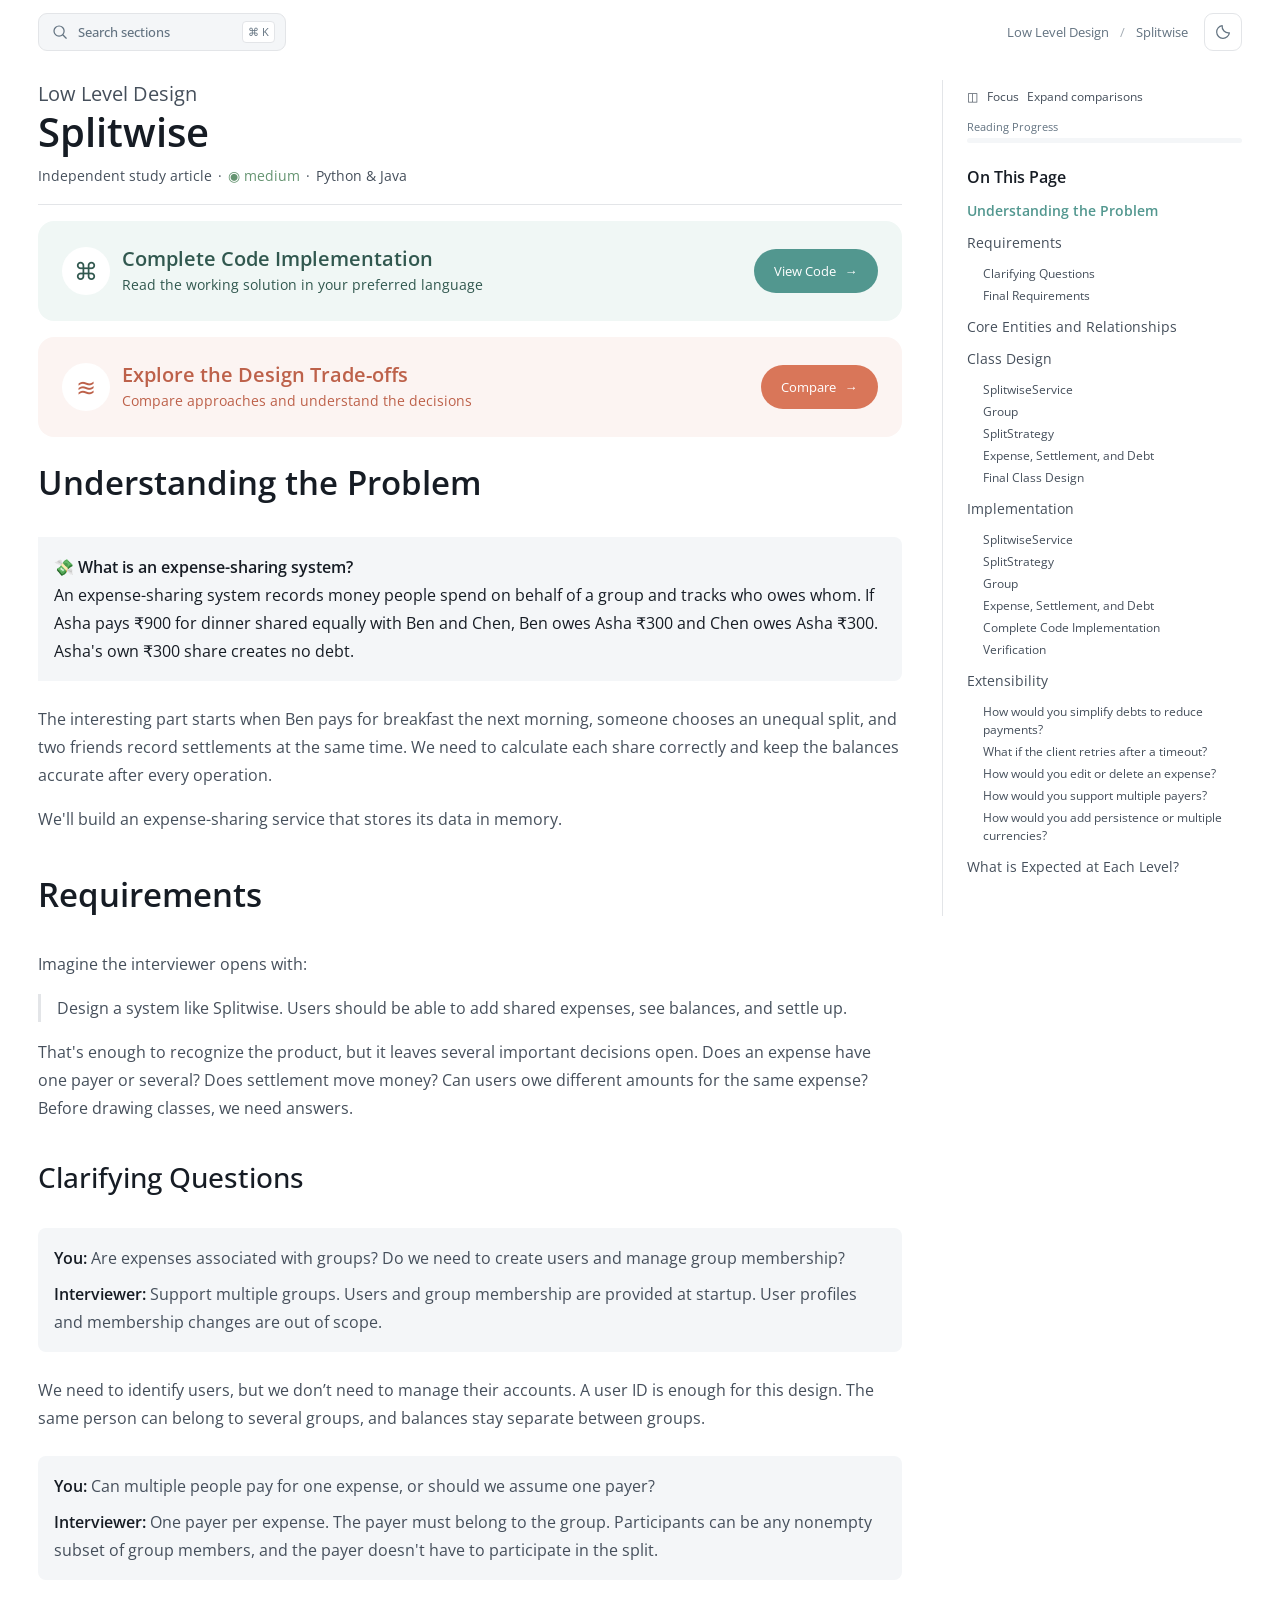
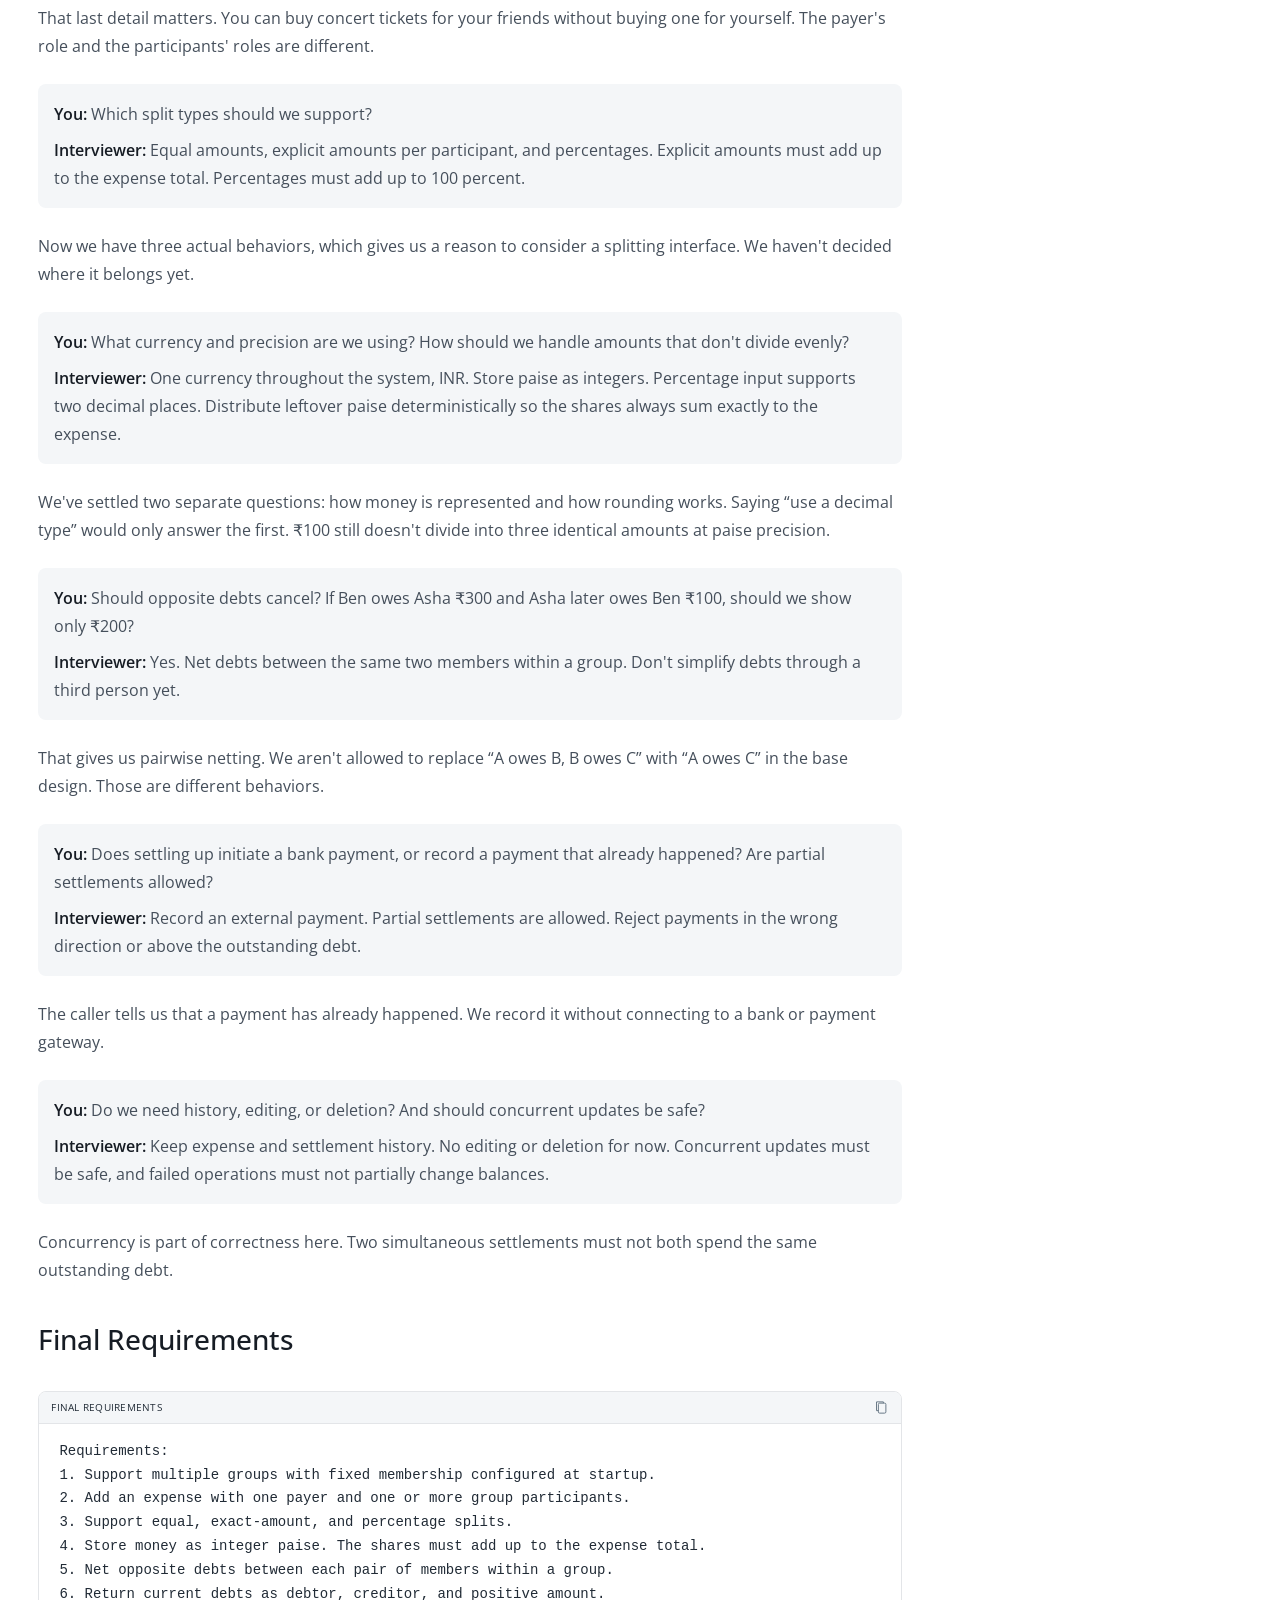
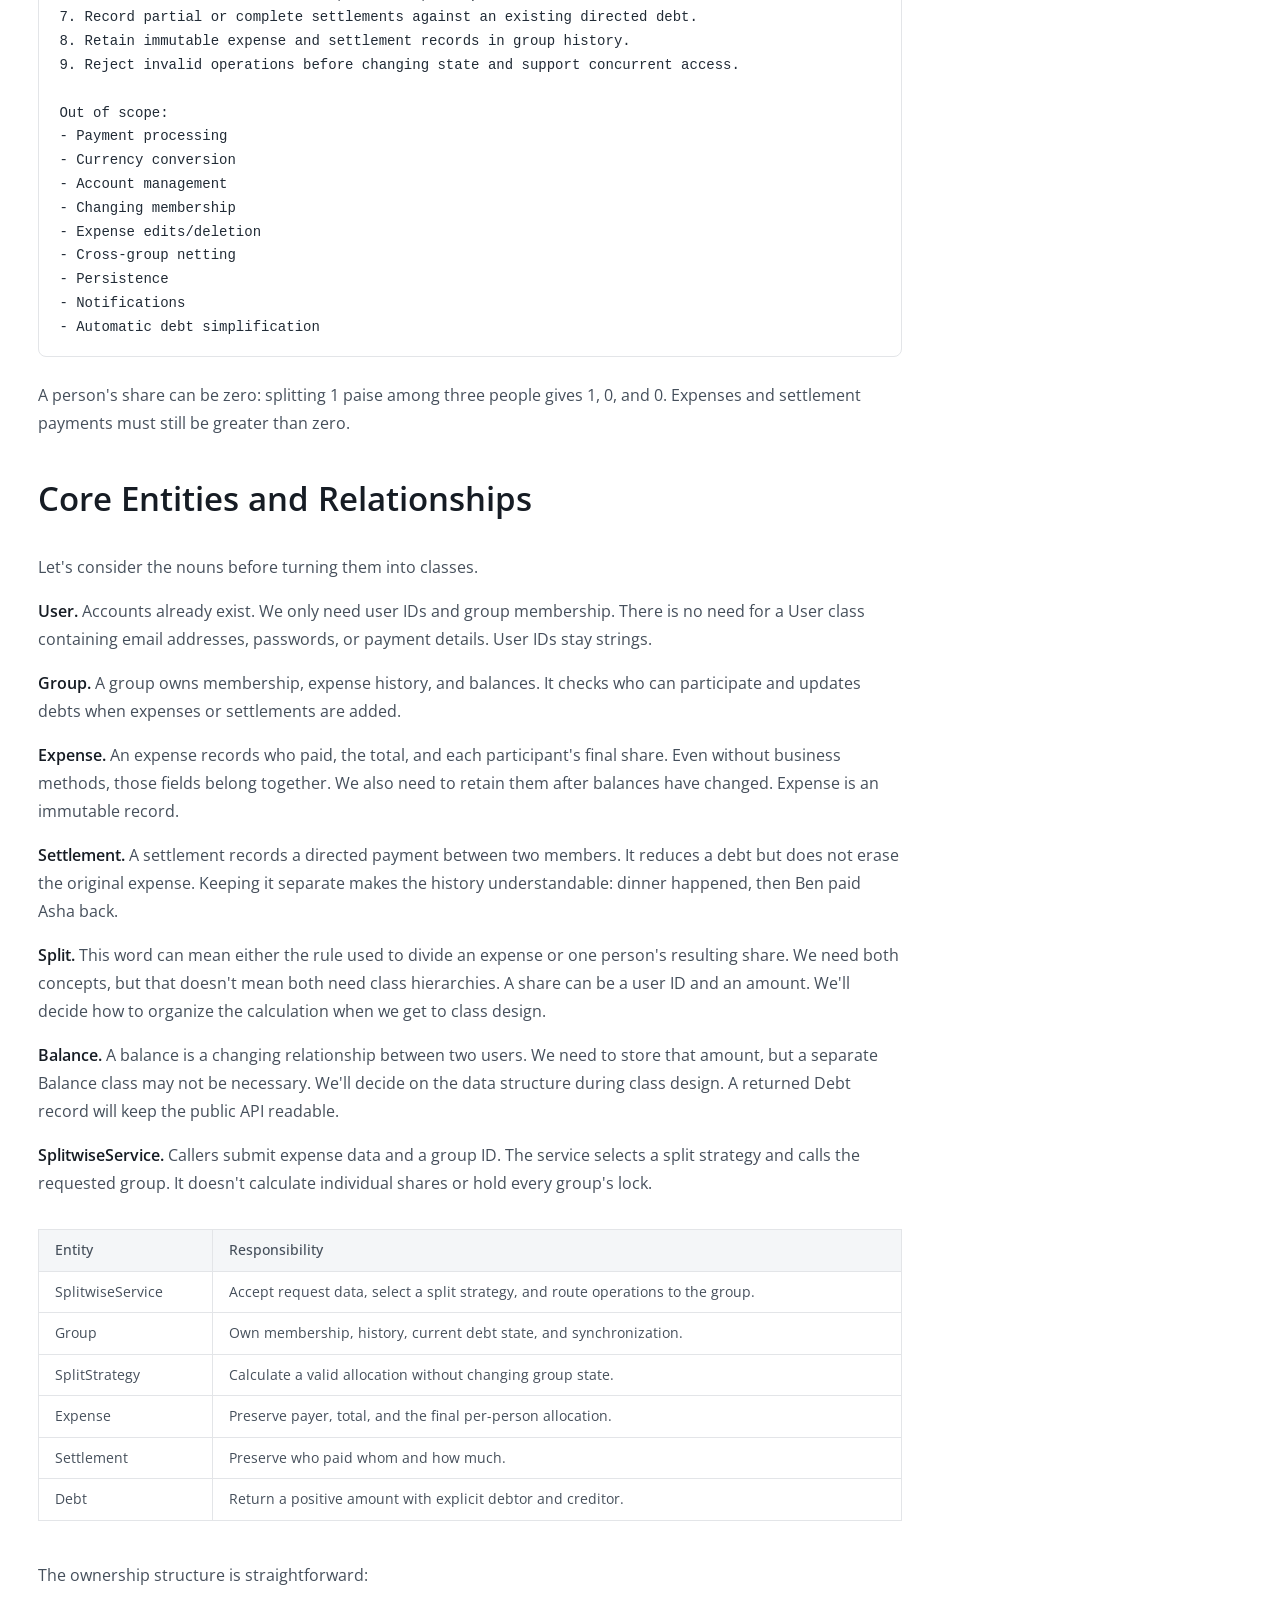
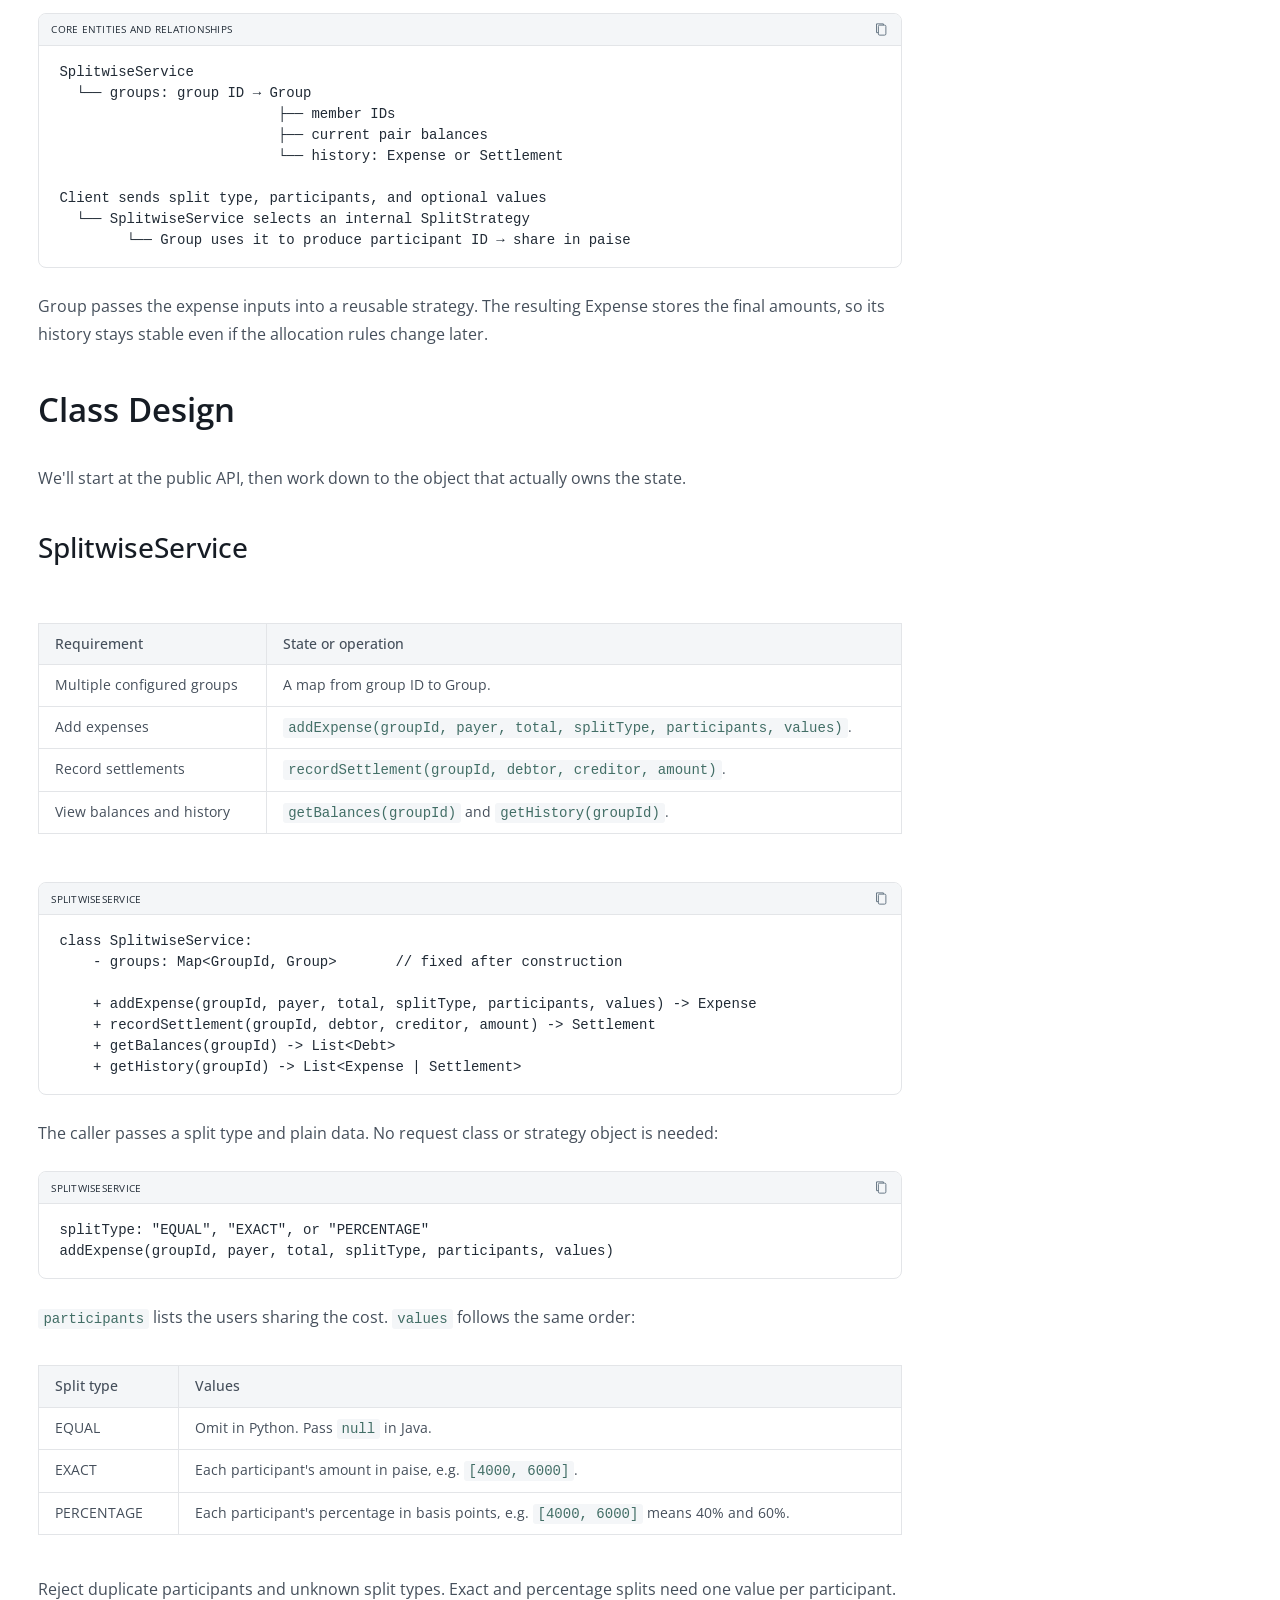
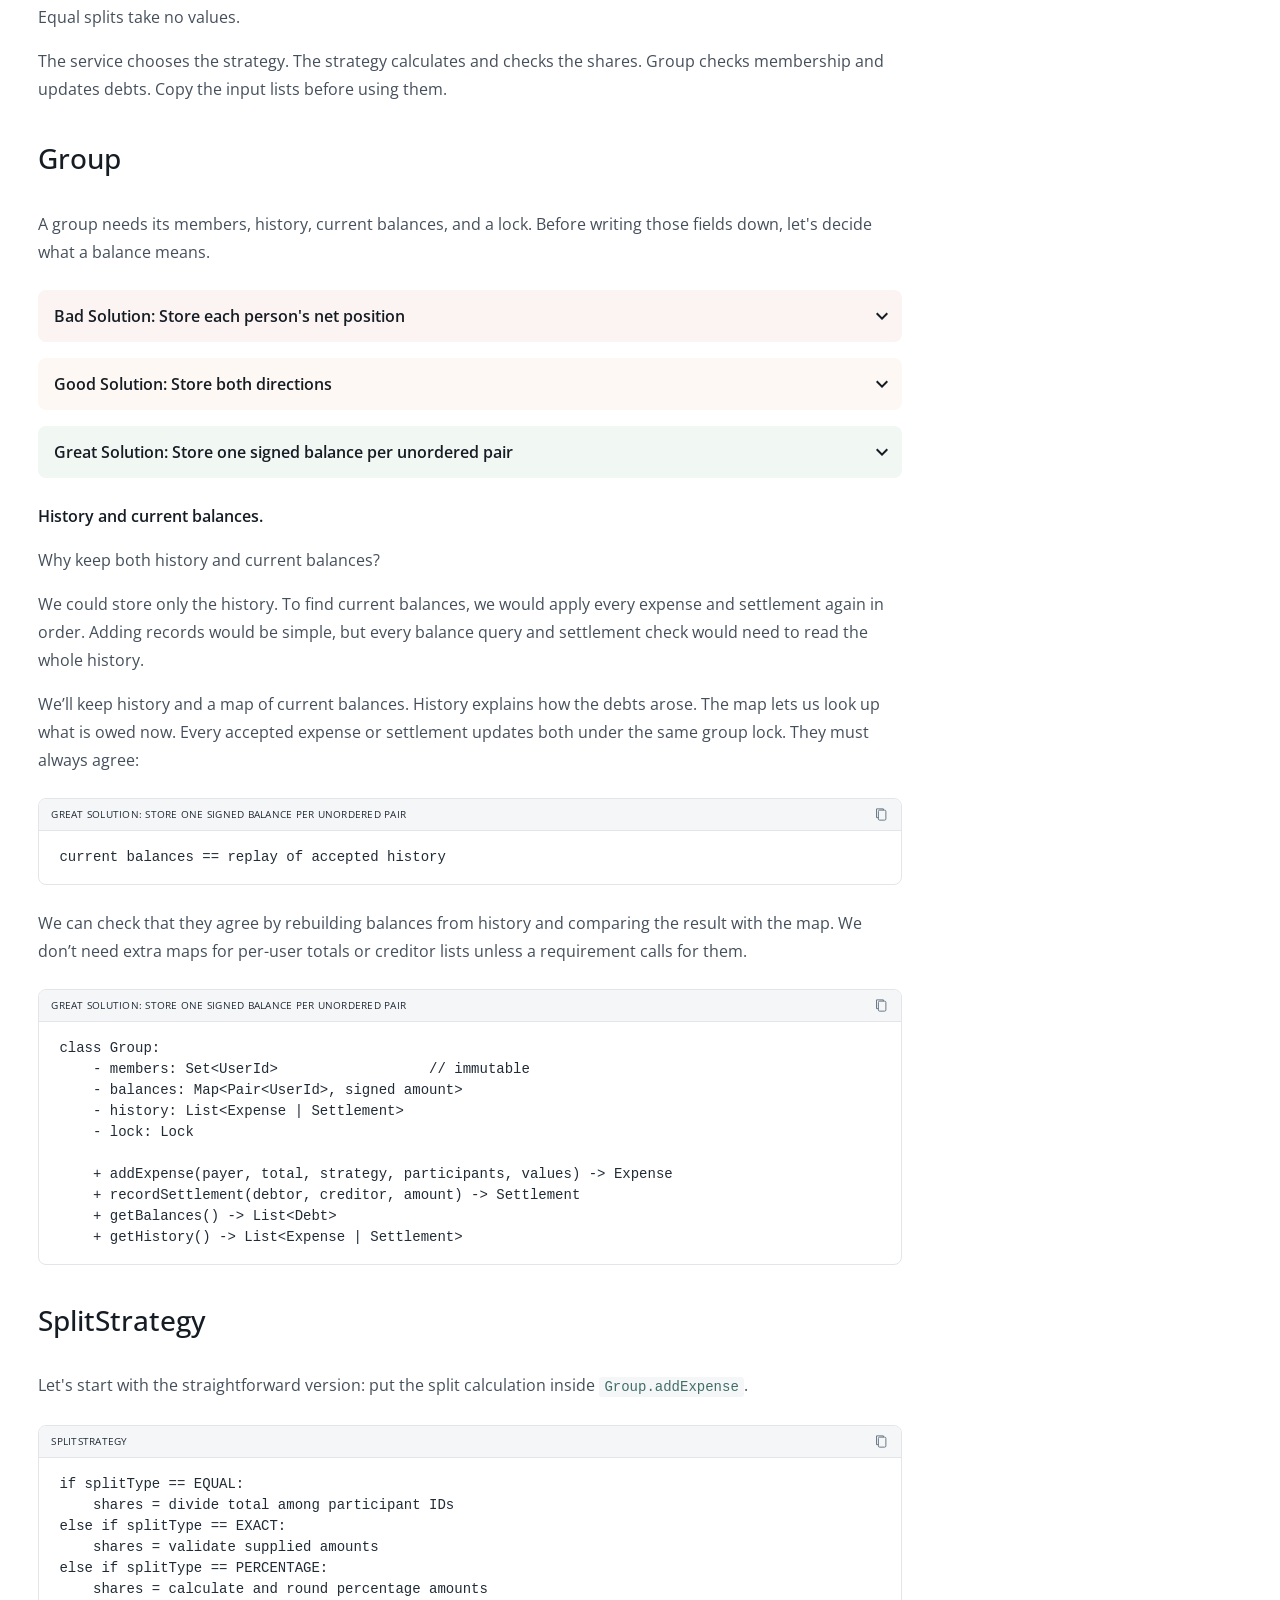
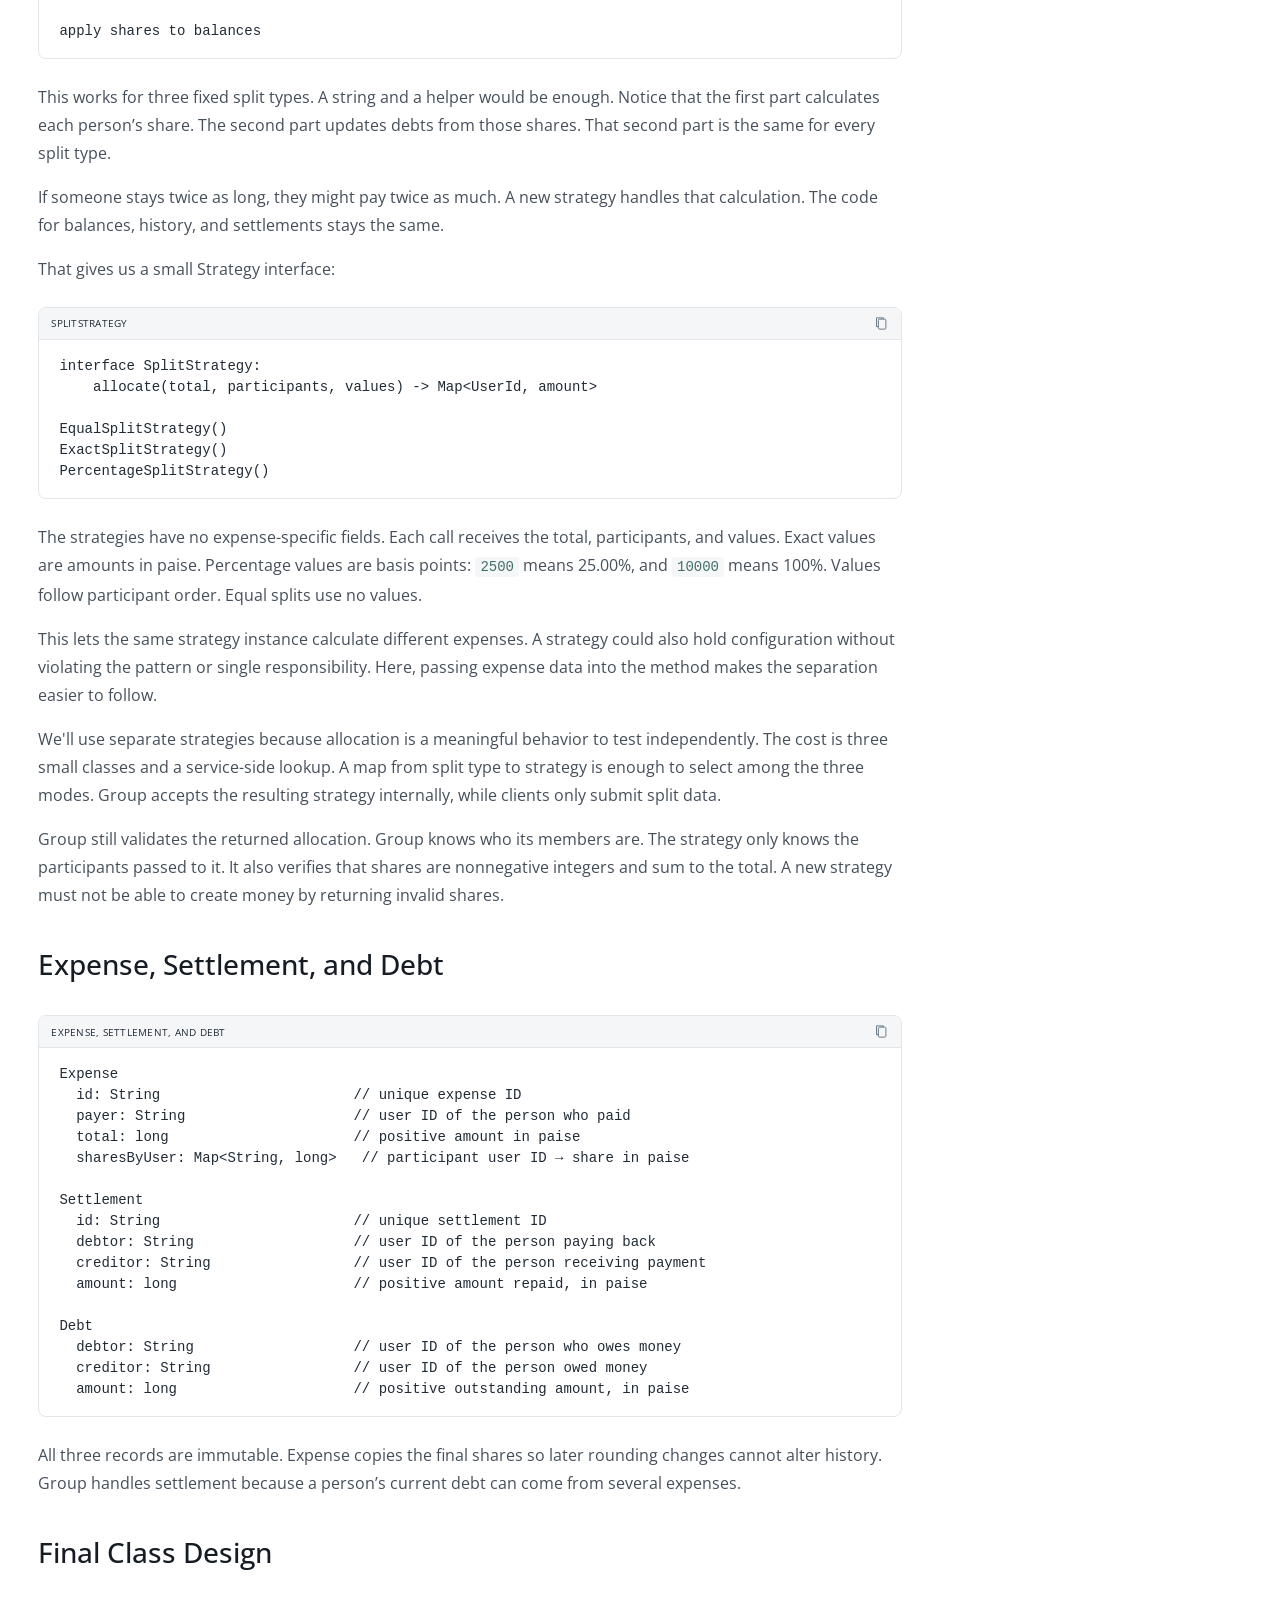
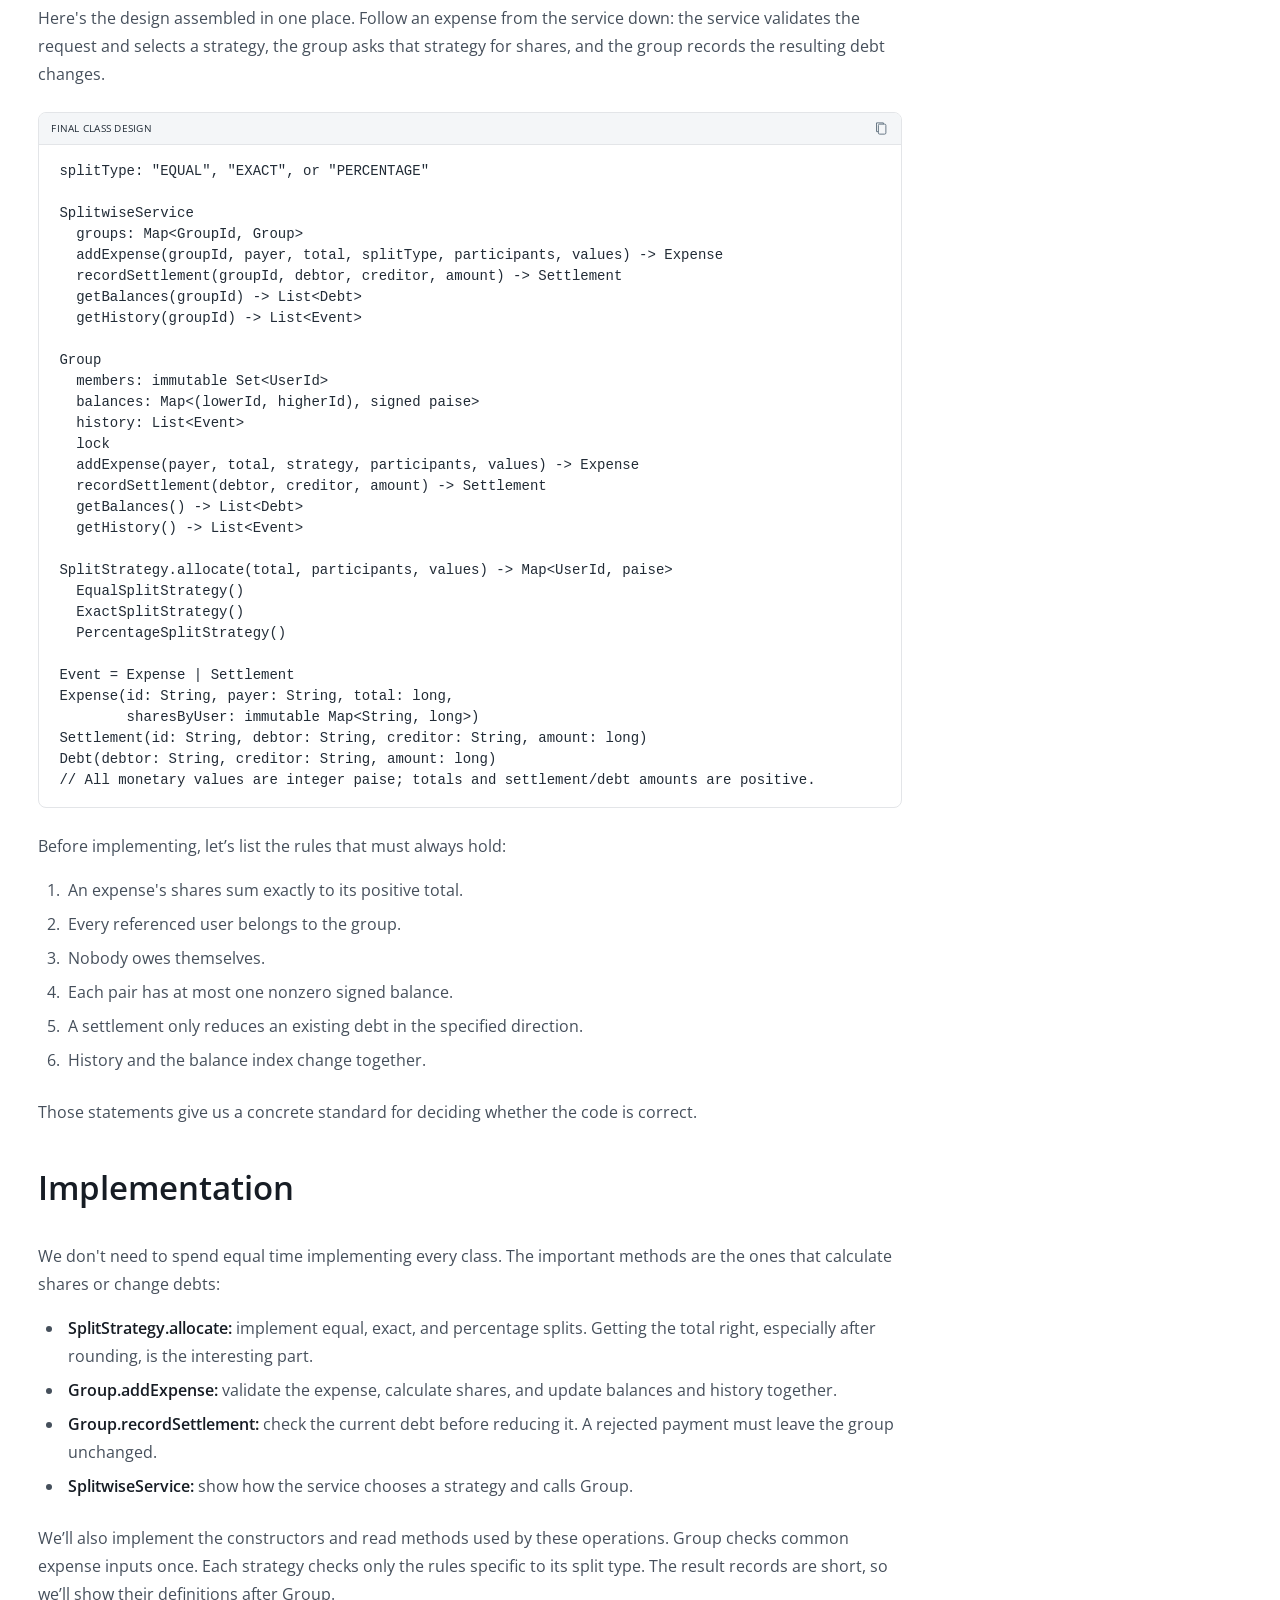
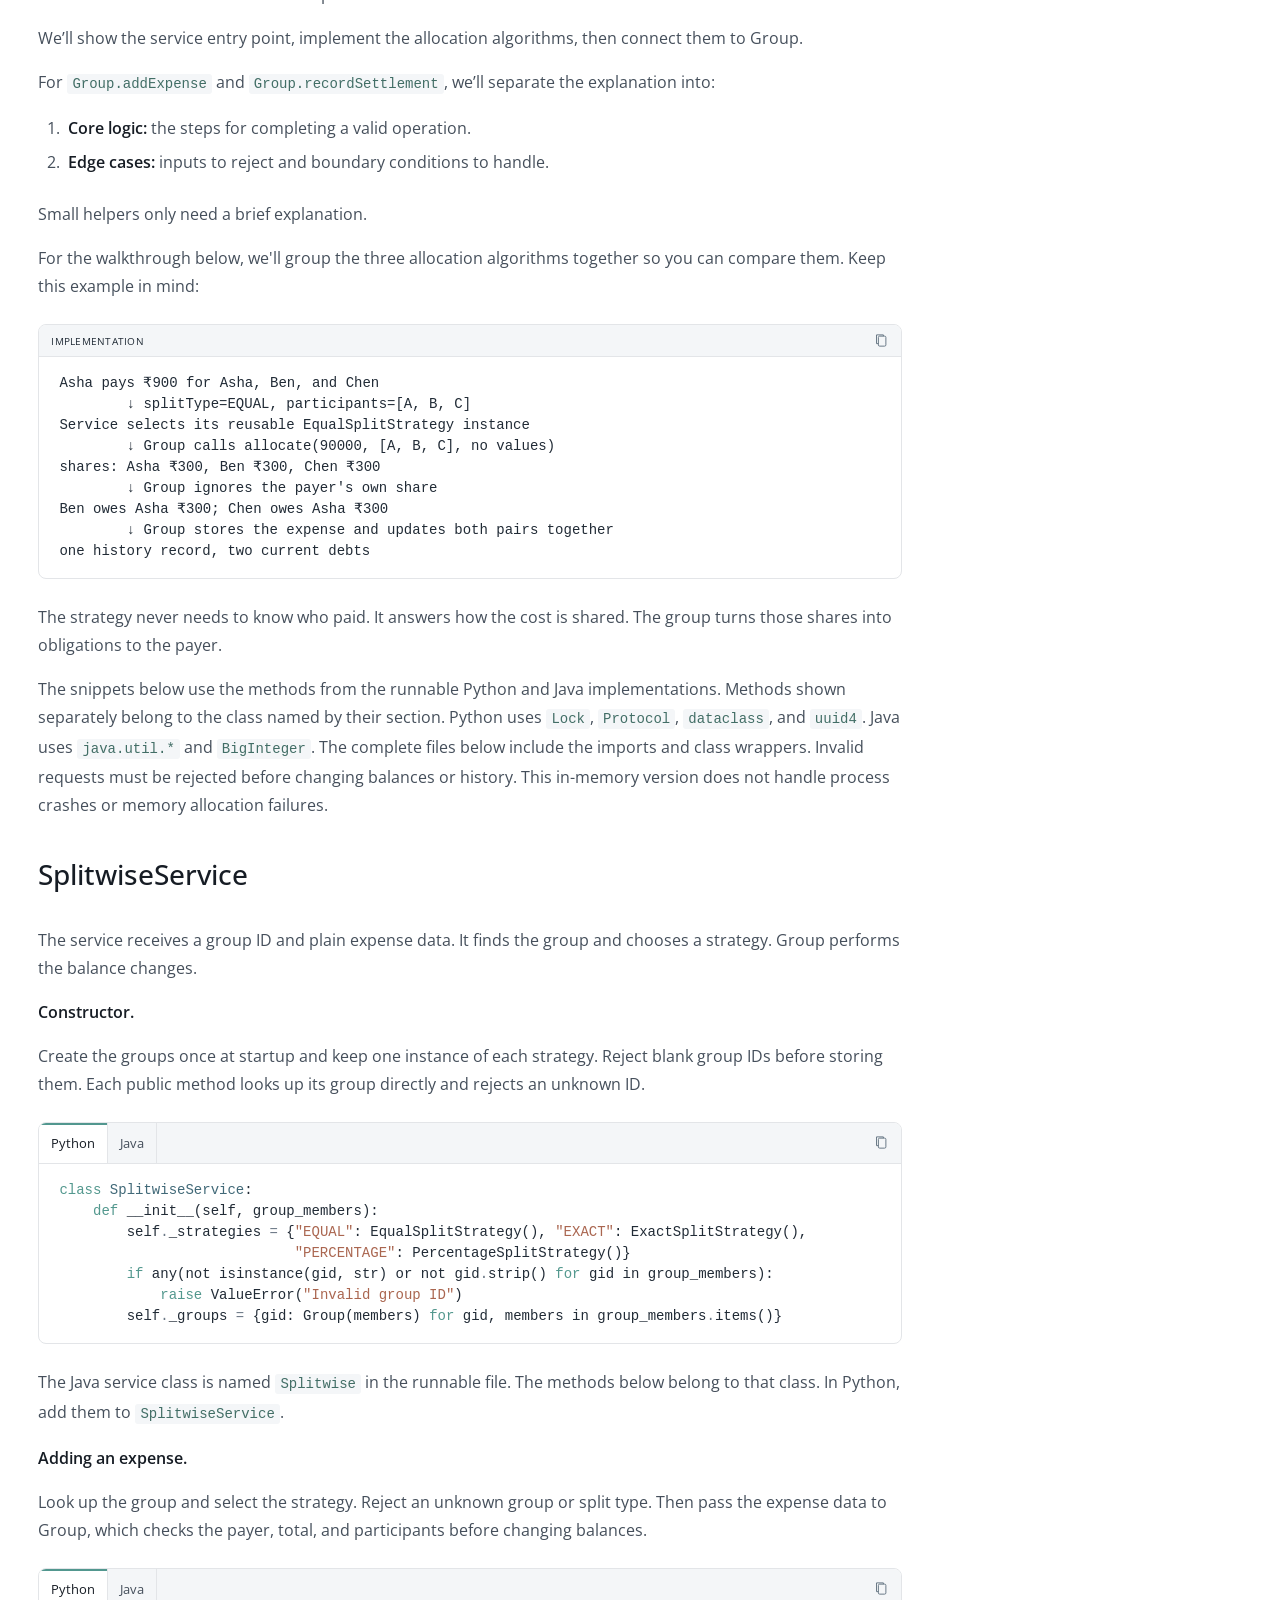
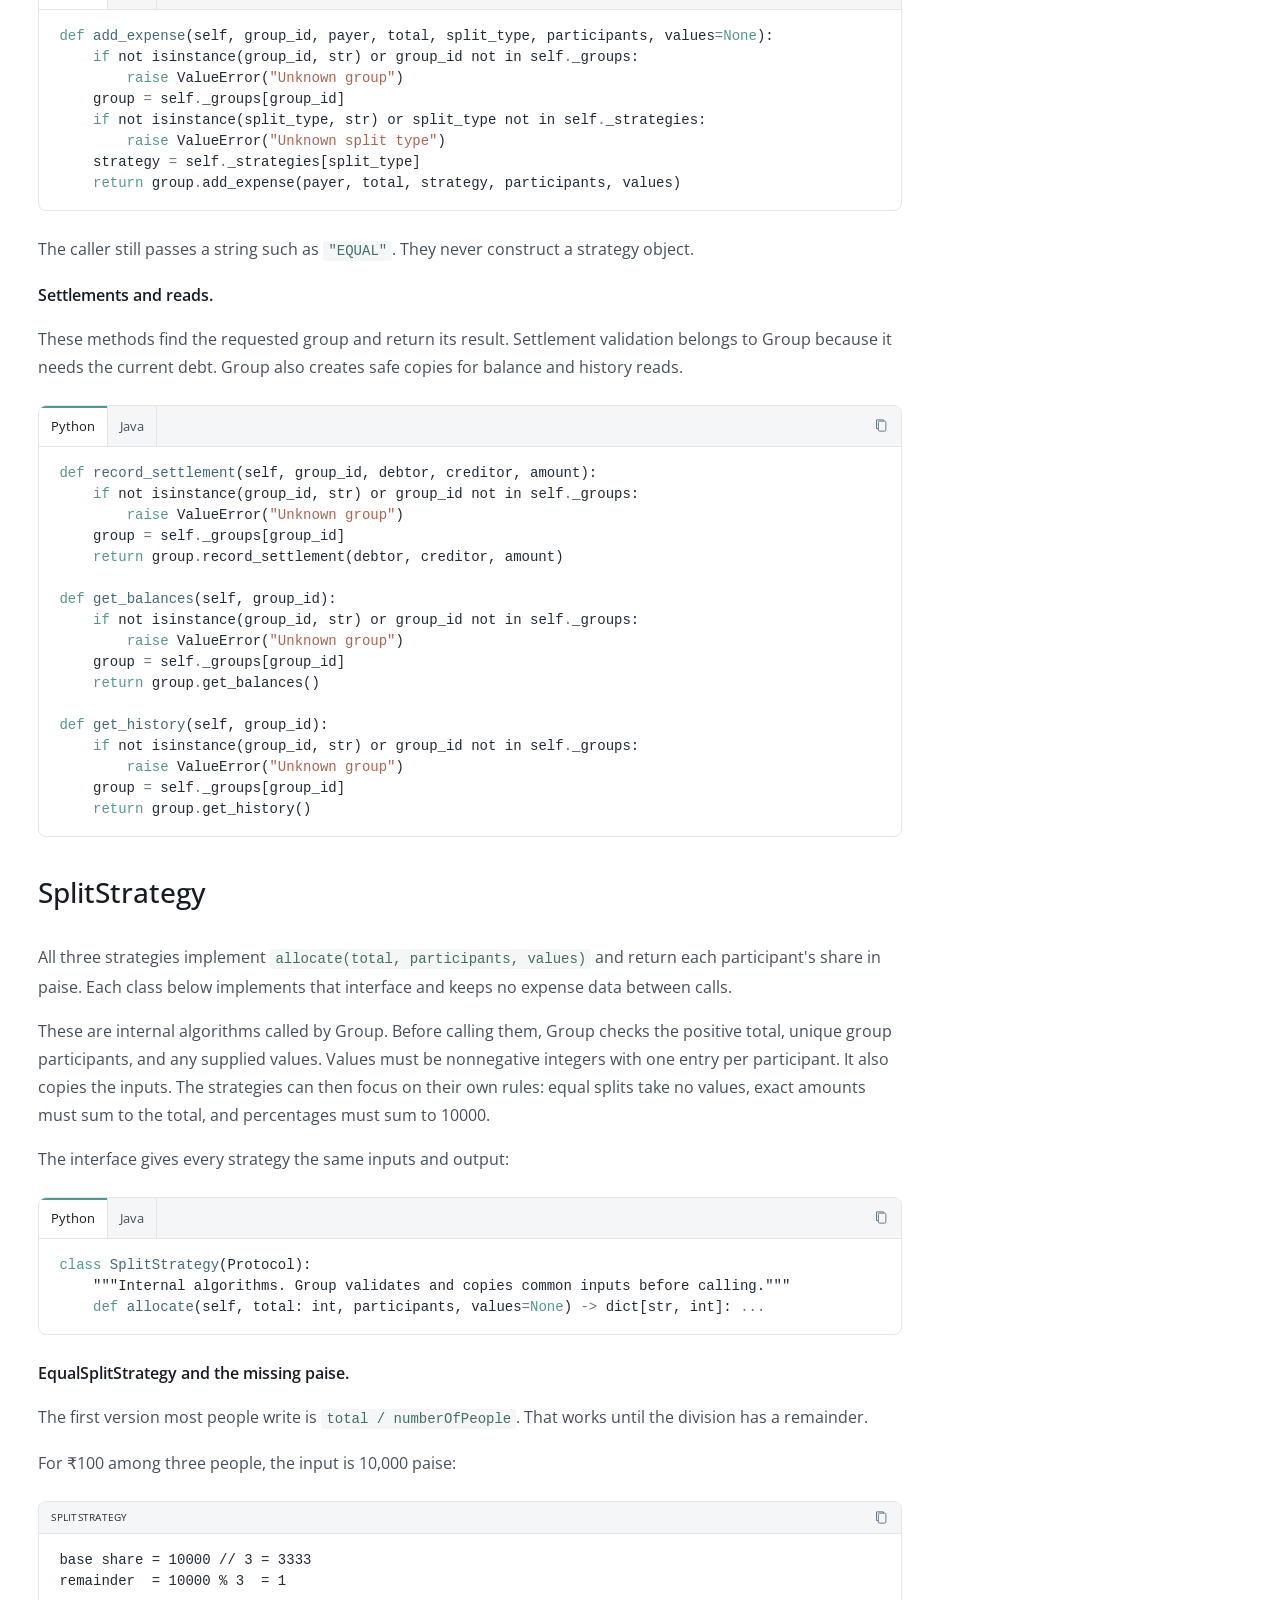
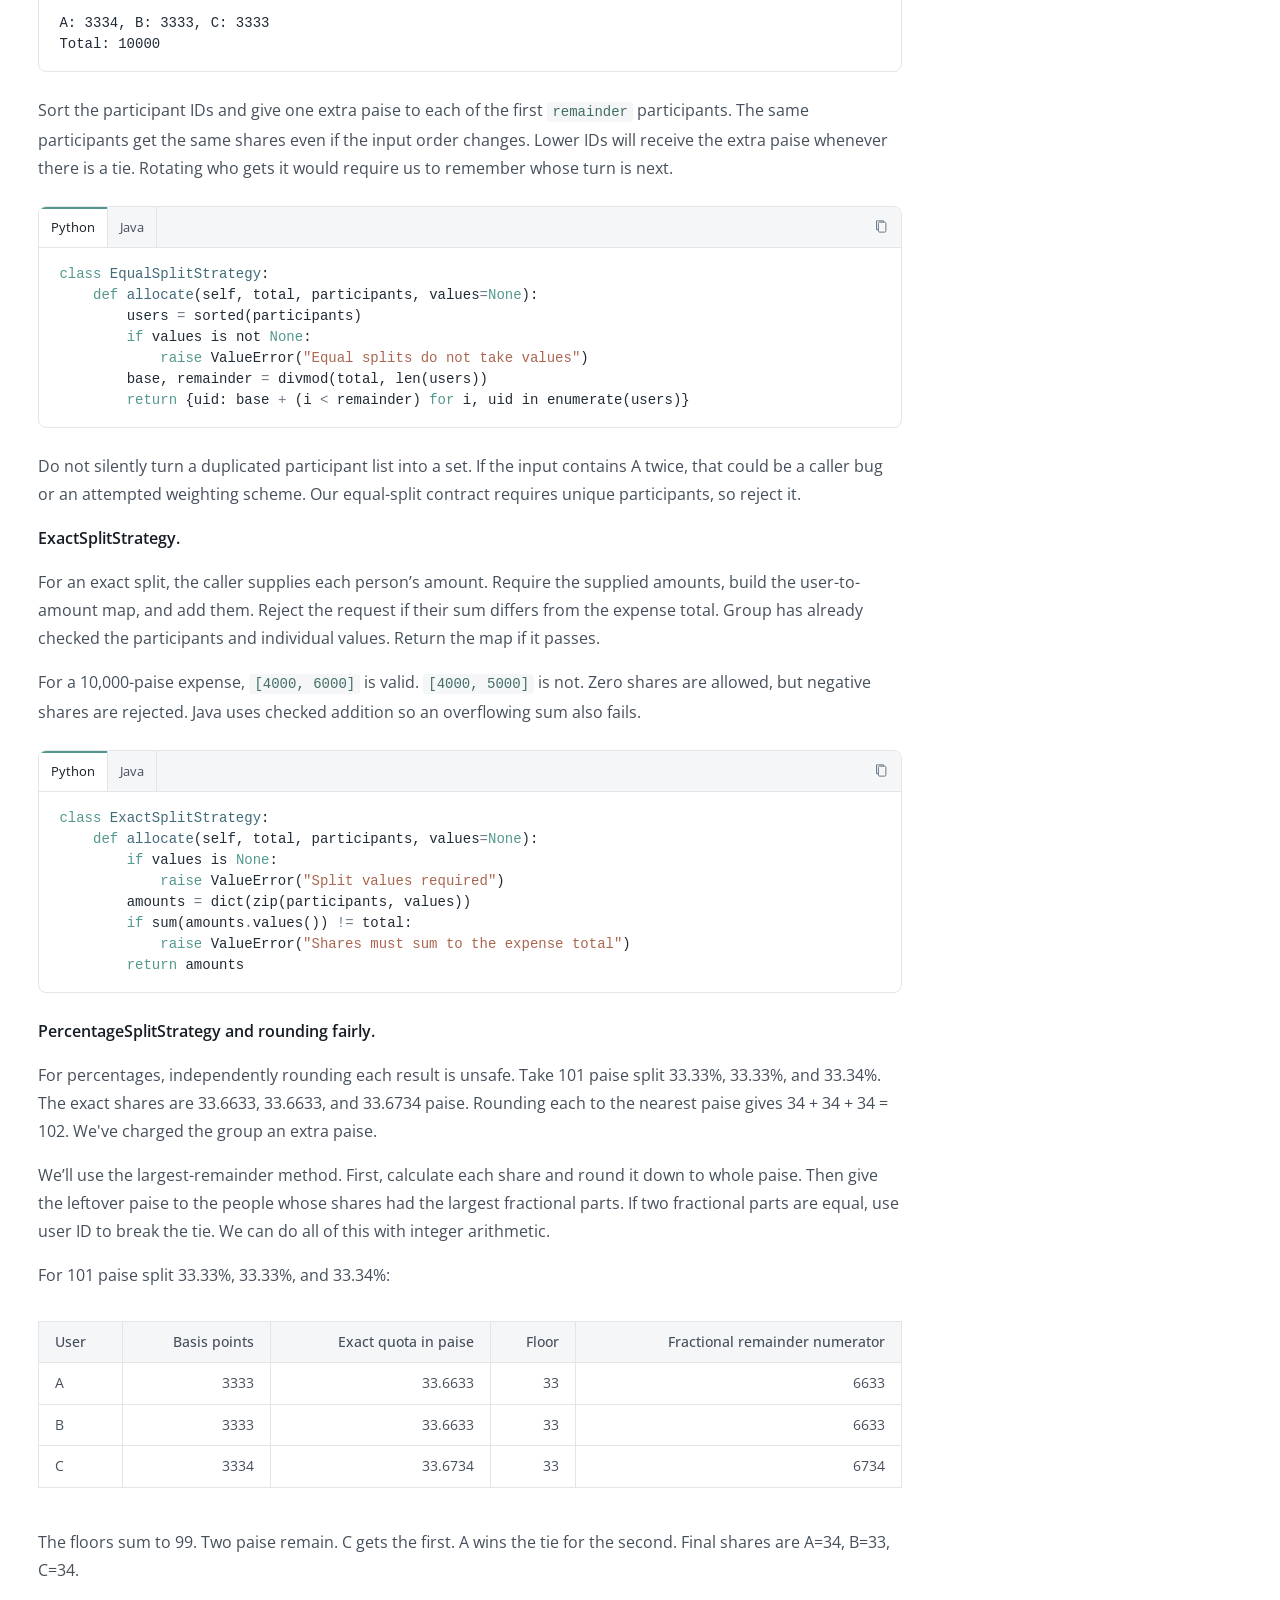
<file: index.html>
<!doctype html><html lang="en"><head><meta charset="utf-8"><link rel="icon" type="image/svg+xml" href="favicon.svg"><meta name="viewport" content="width=device-width,initial-scale=1"><meta http-equiv="refresh" content="0;url=splitwise/"><title>Low Level Design by Yash Pandit</title></head><body><p><a href="splitwise/">Read the Splitwise low-level design article</a></p></body></html>
</file>
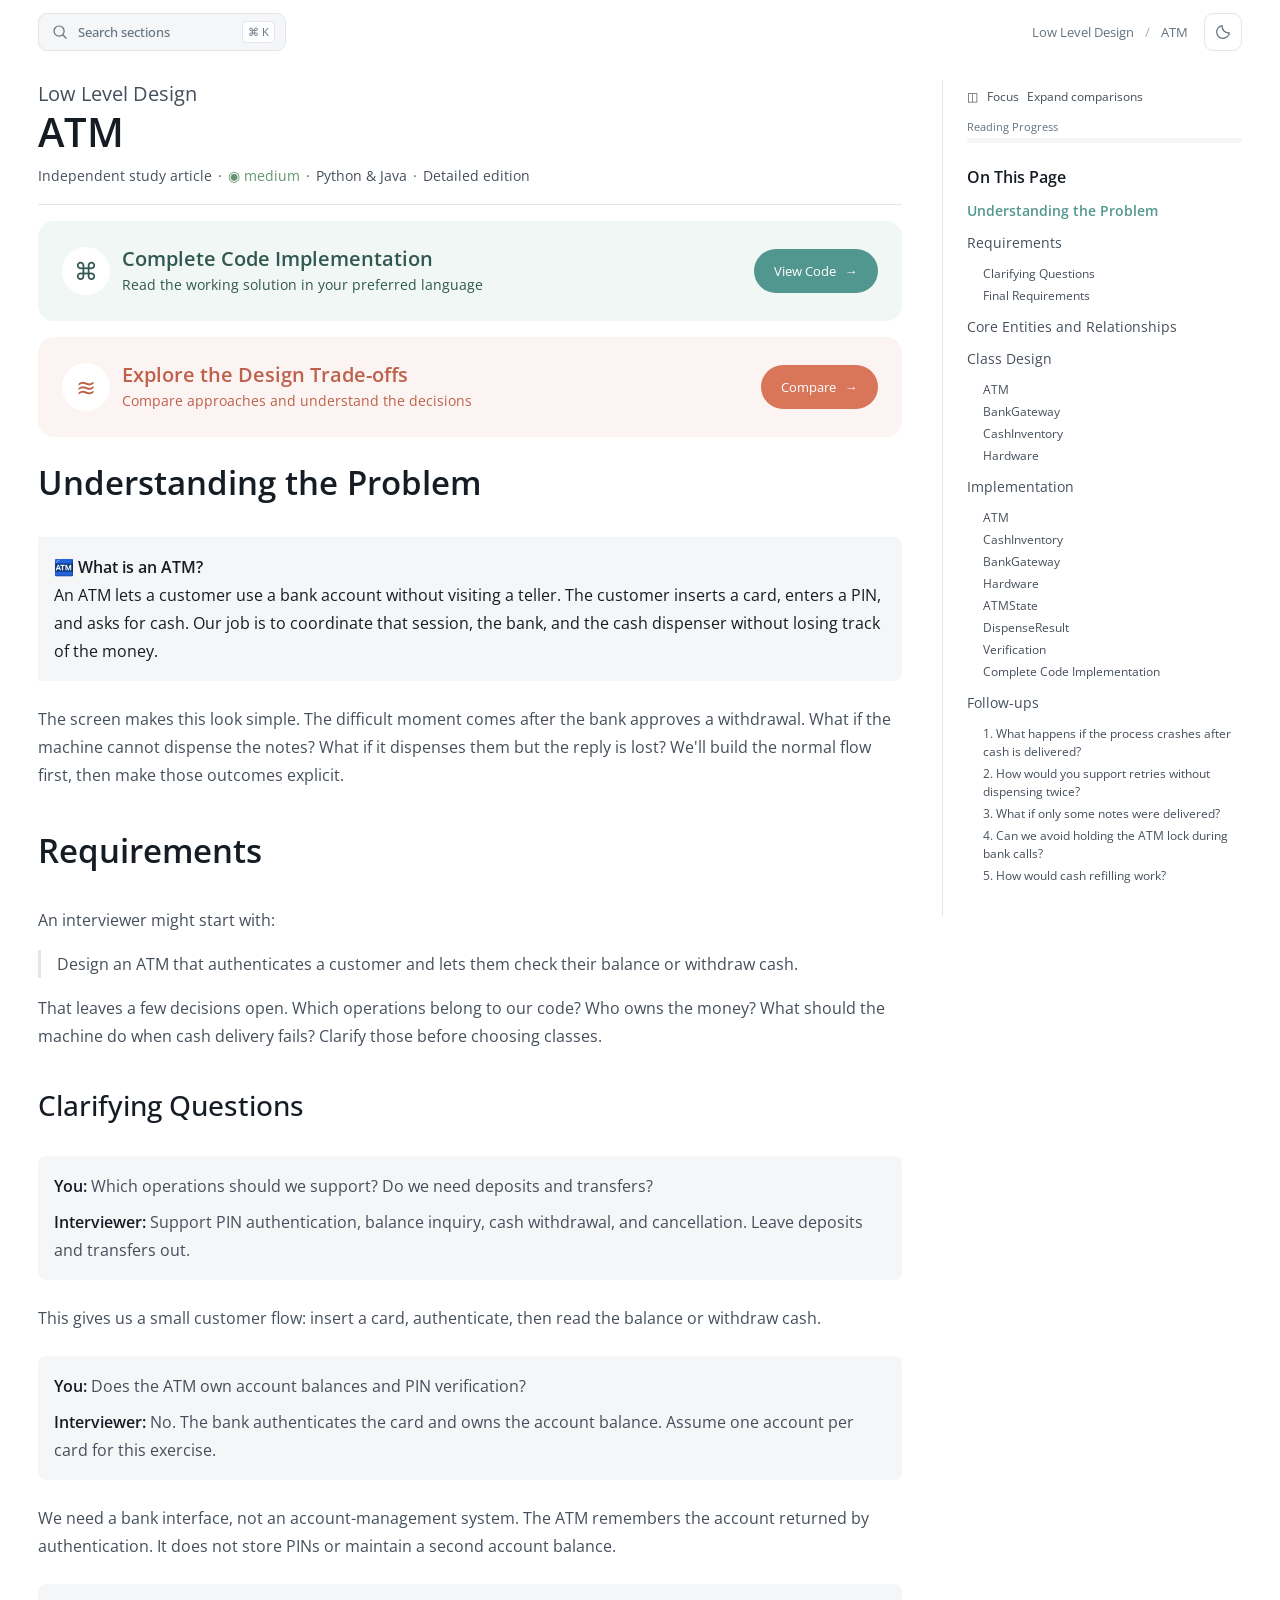
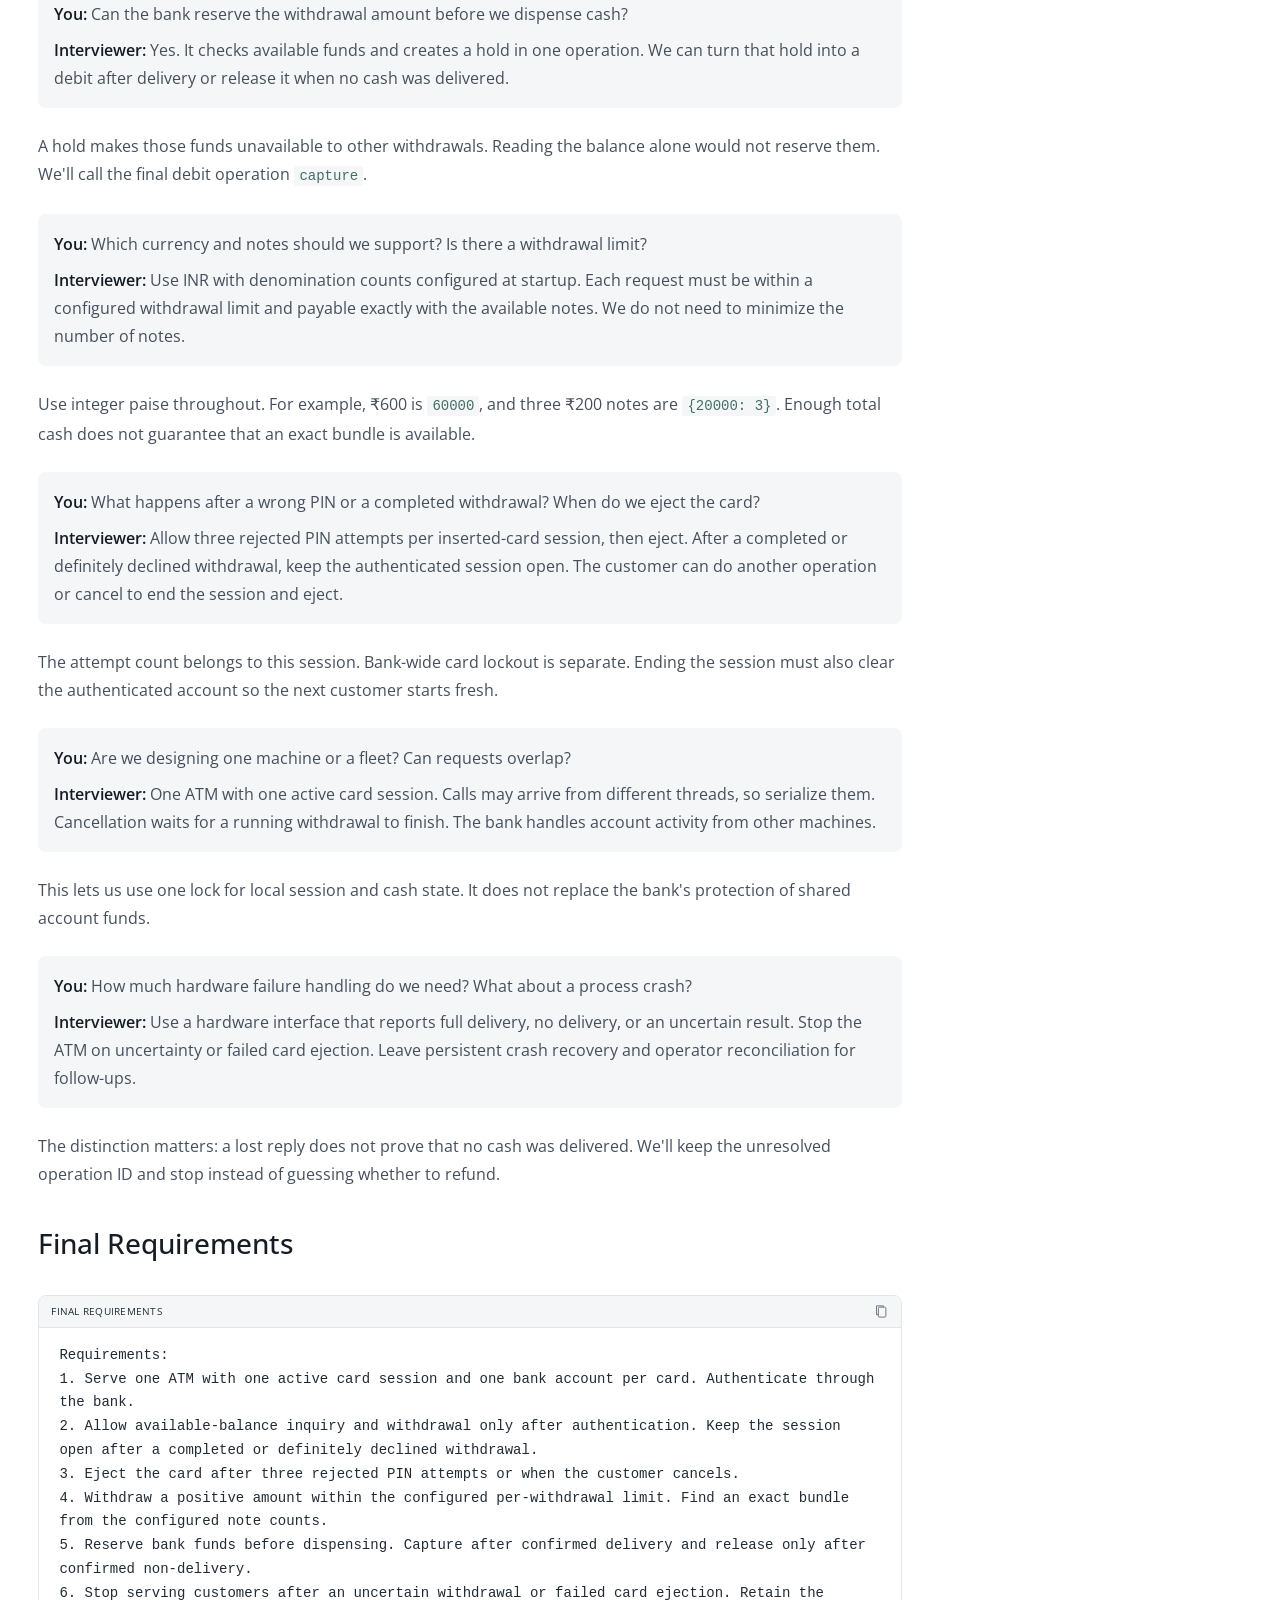
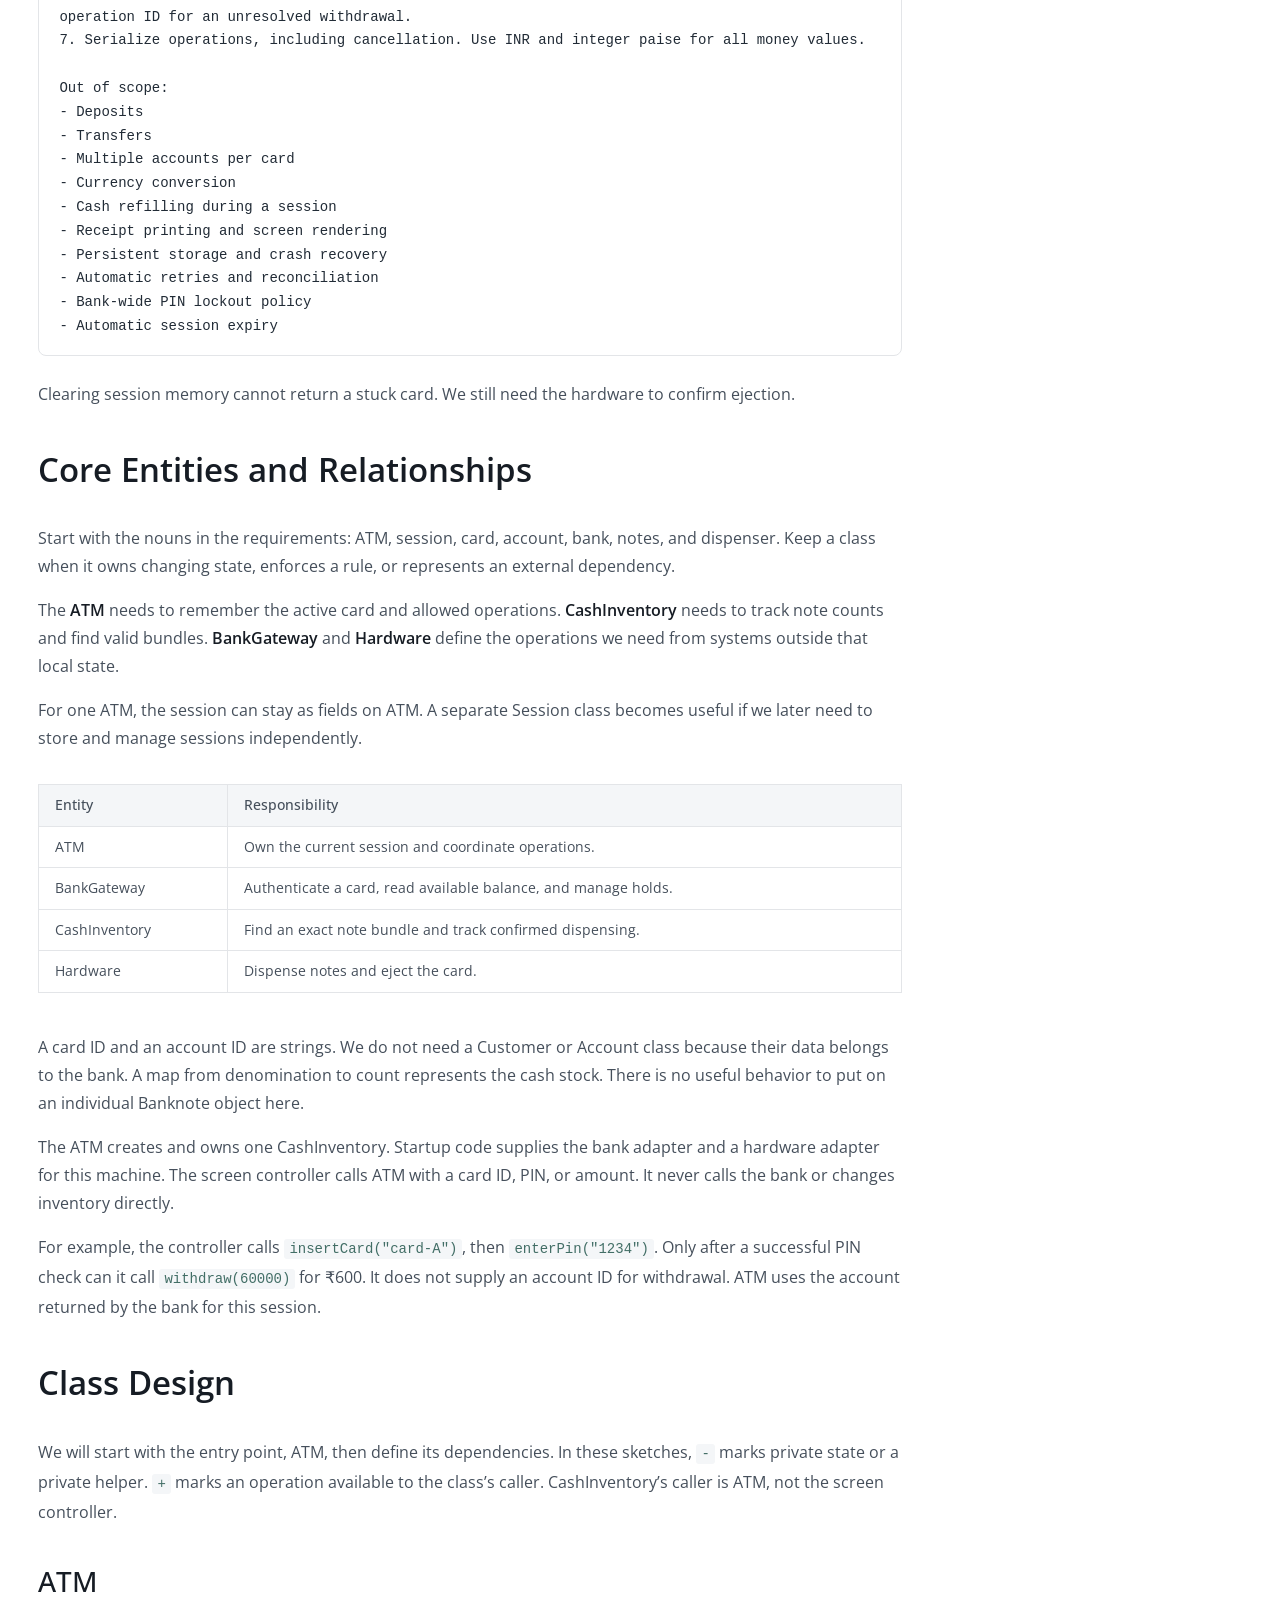
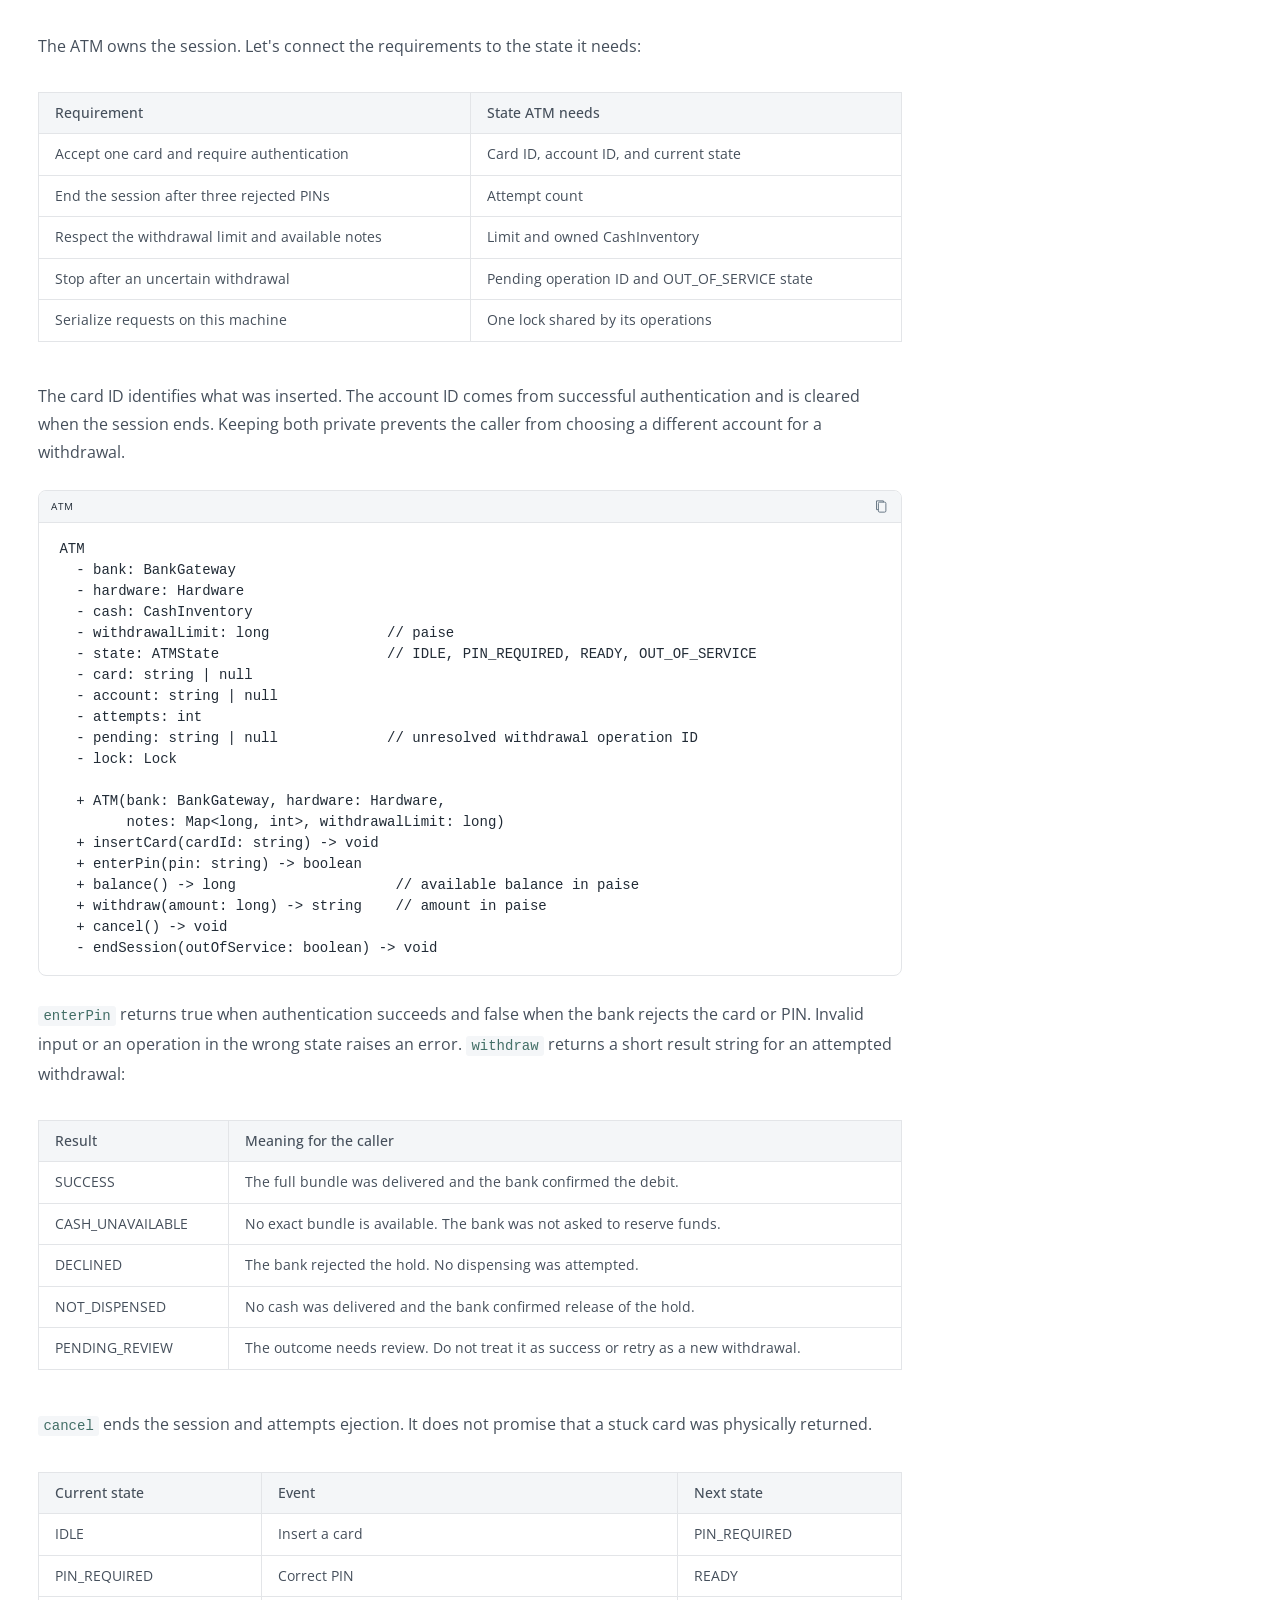
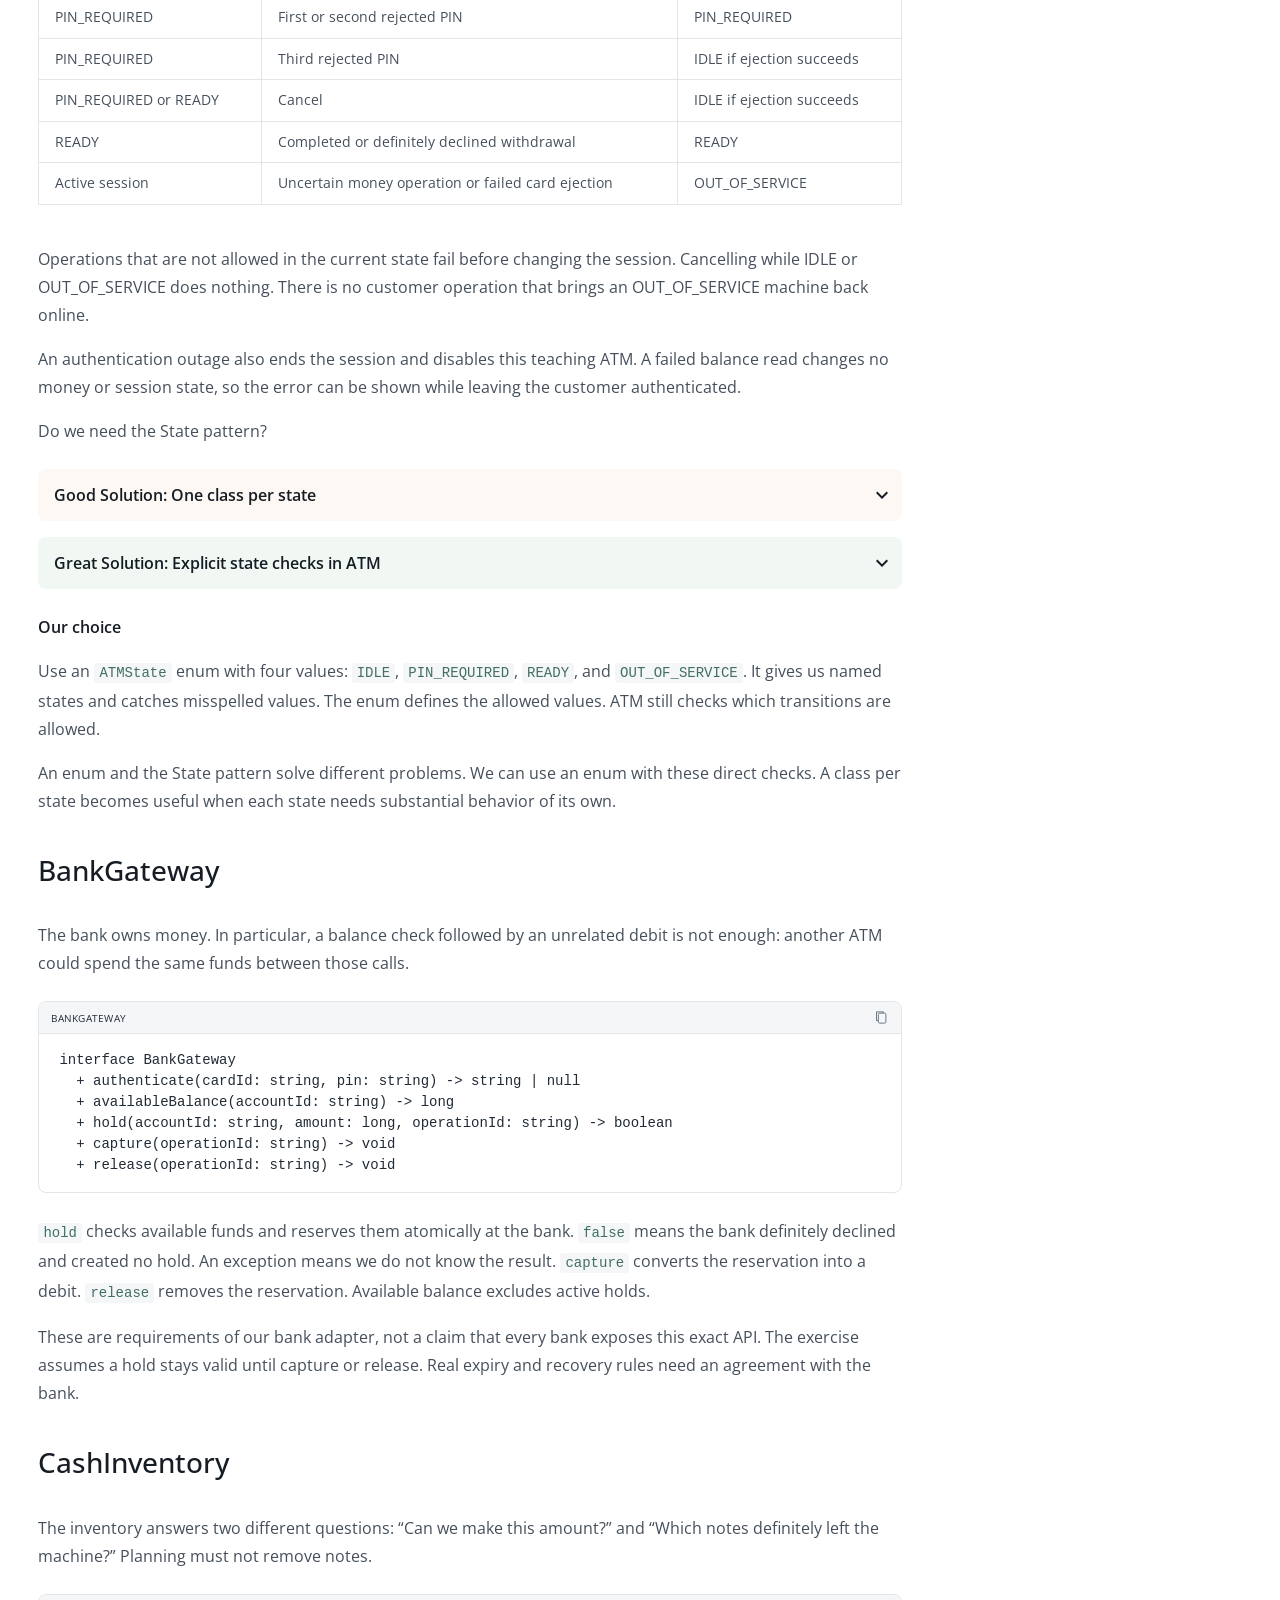
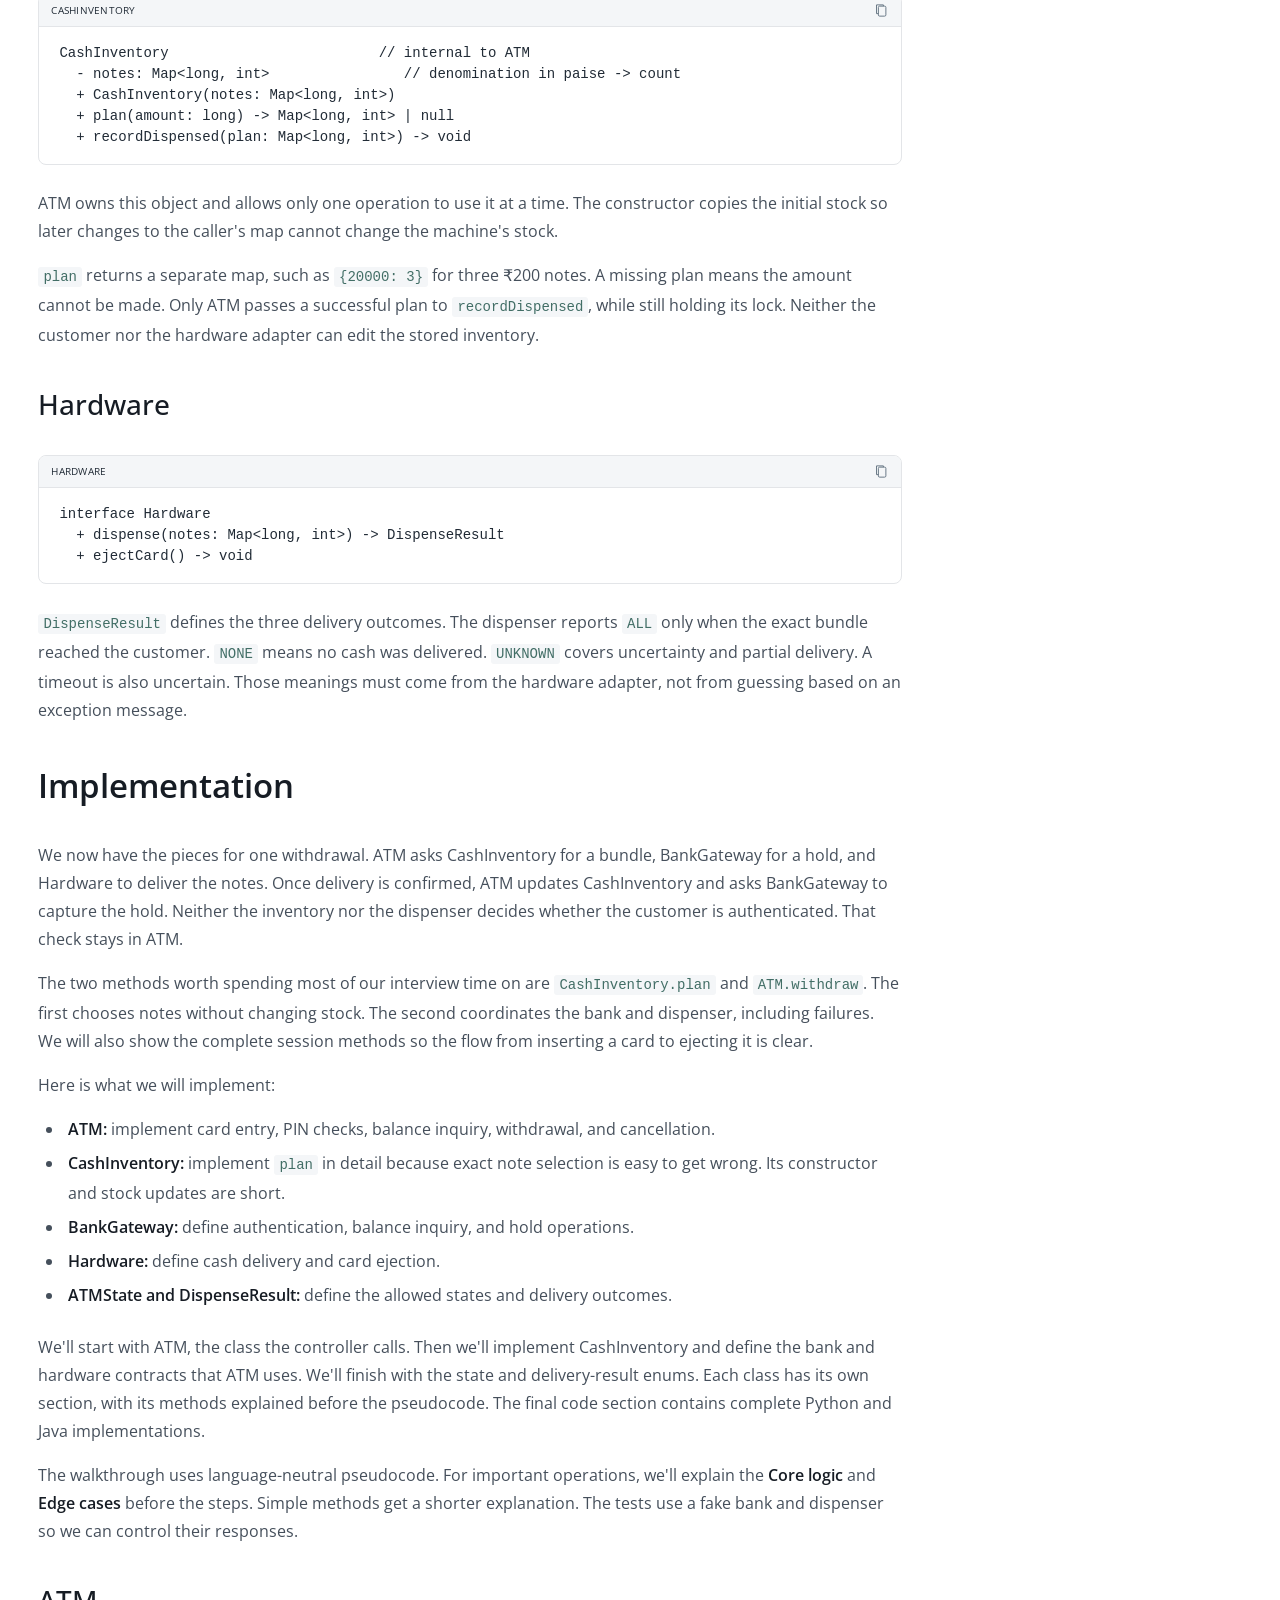
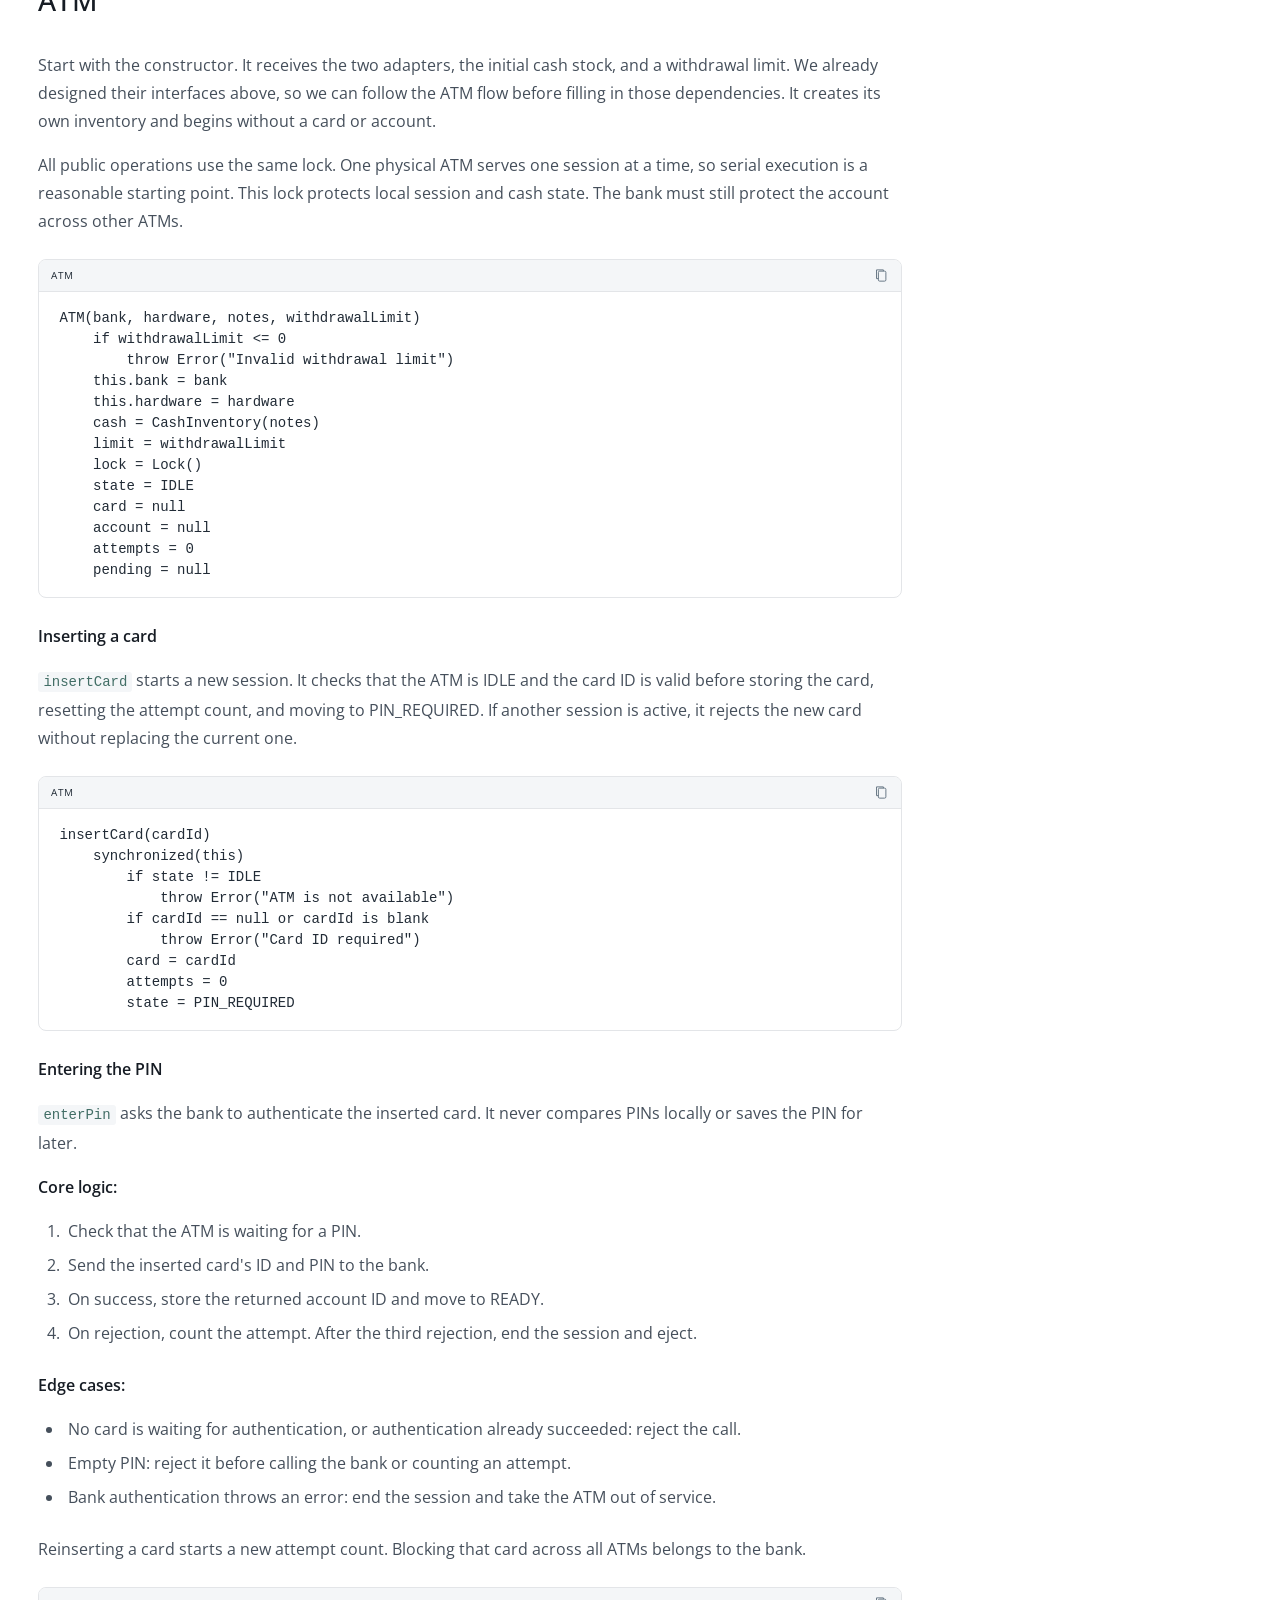
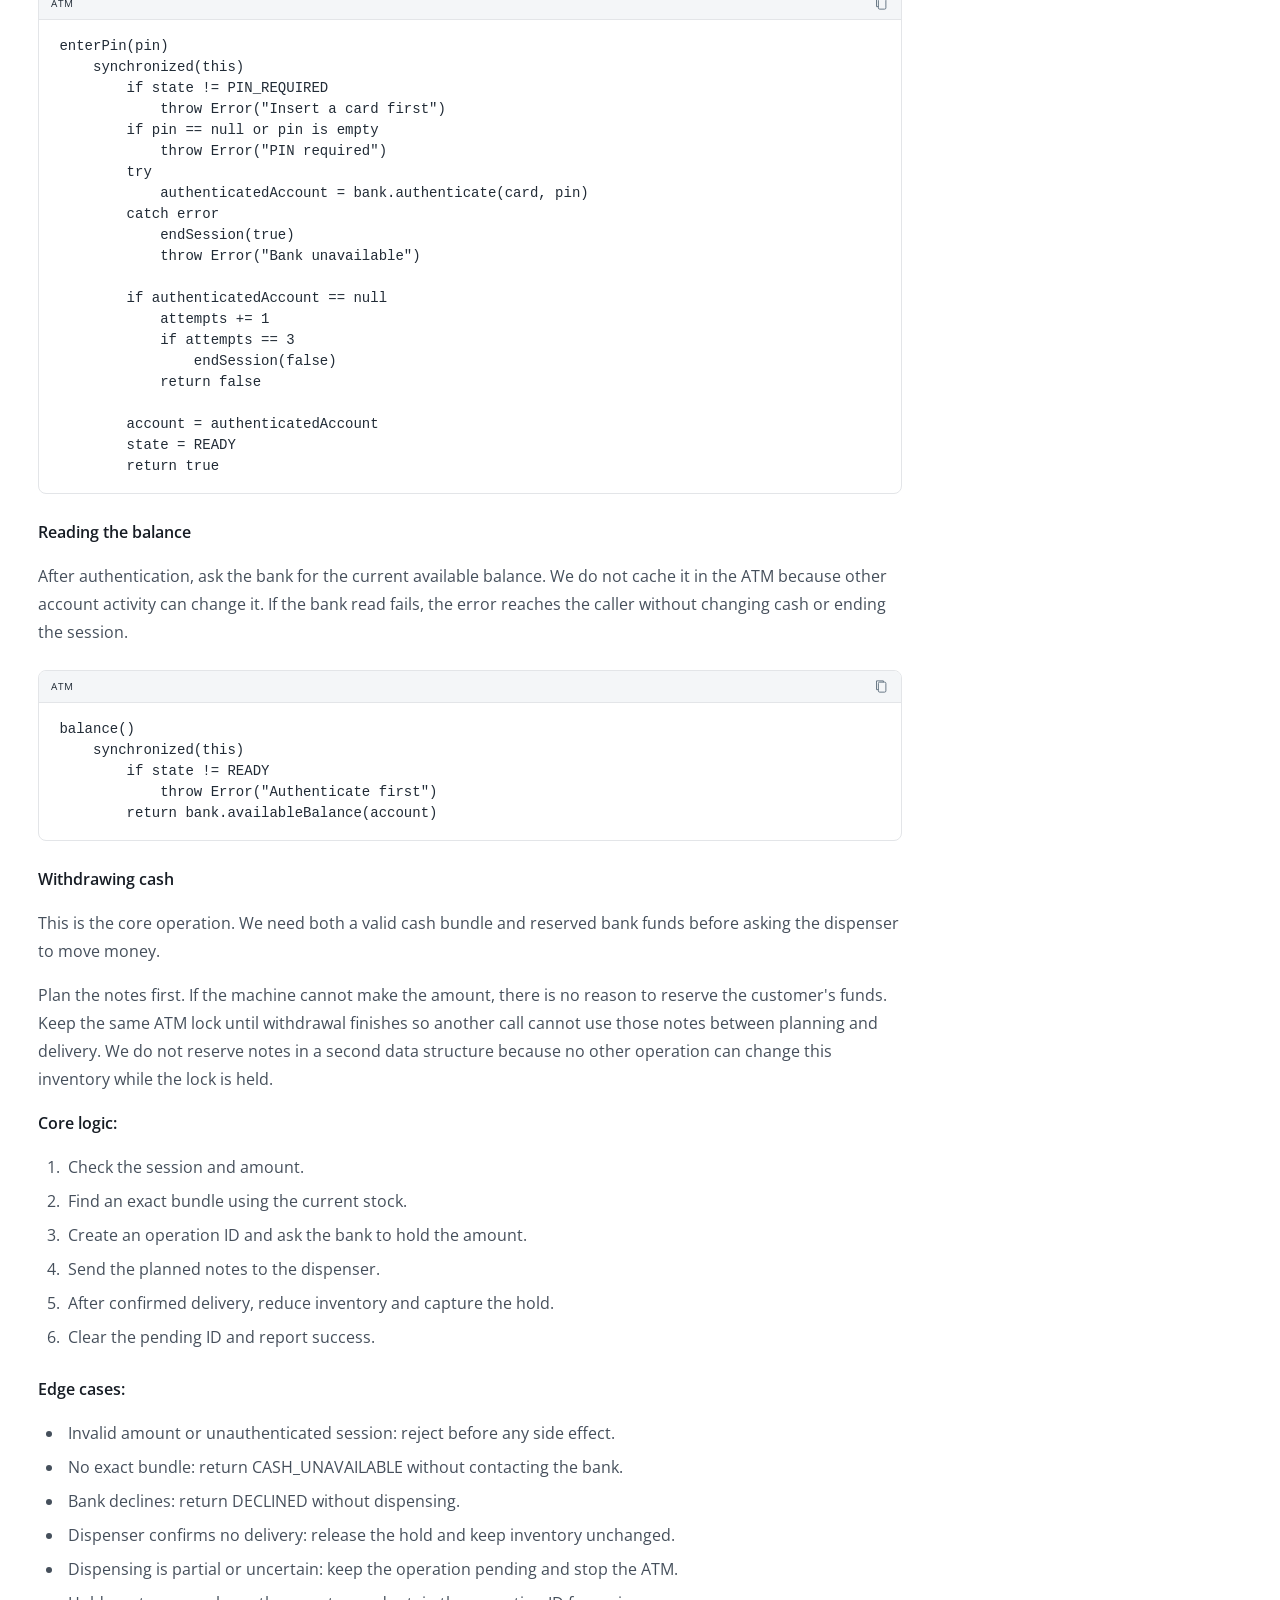
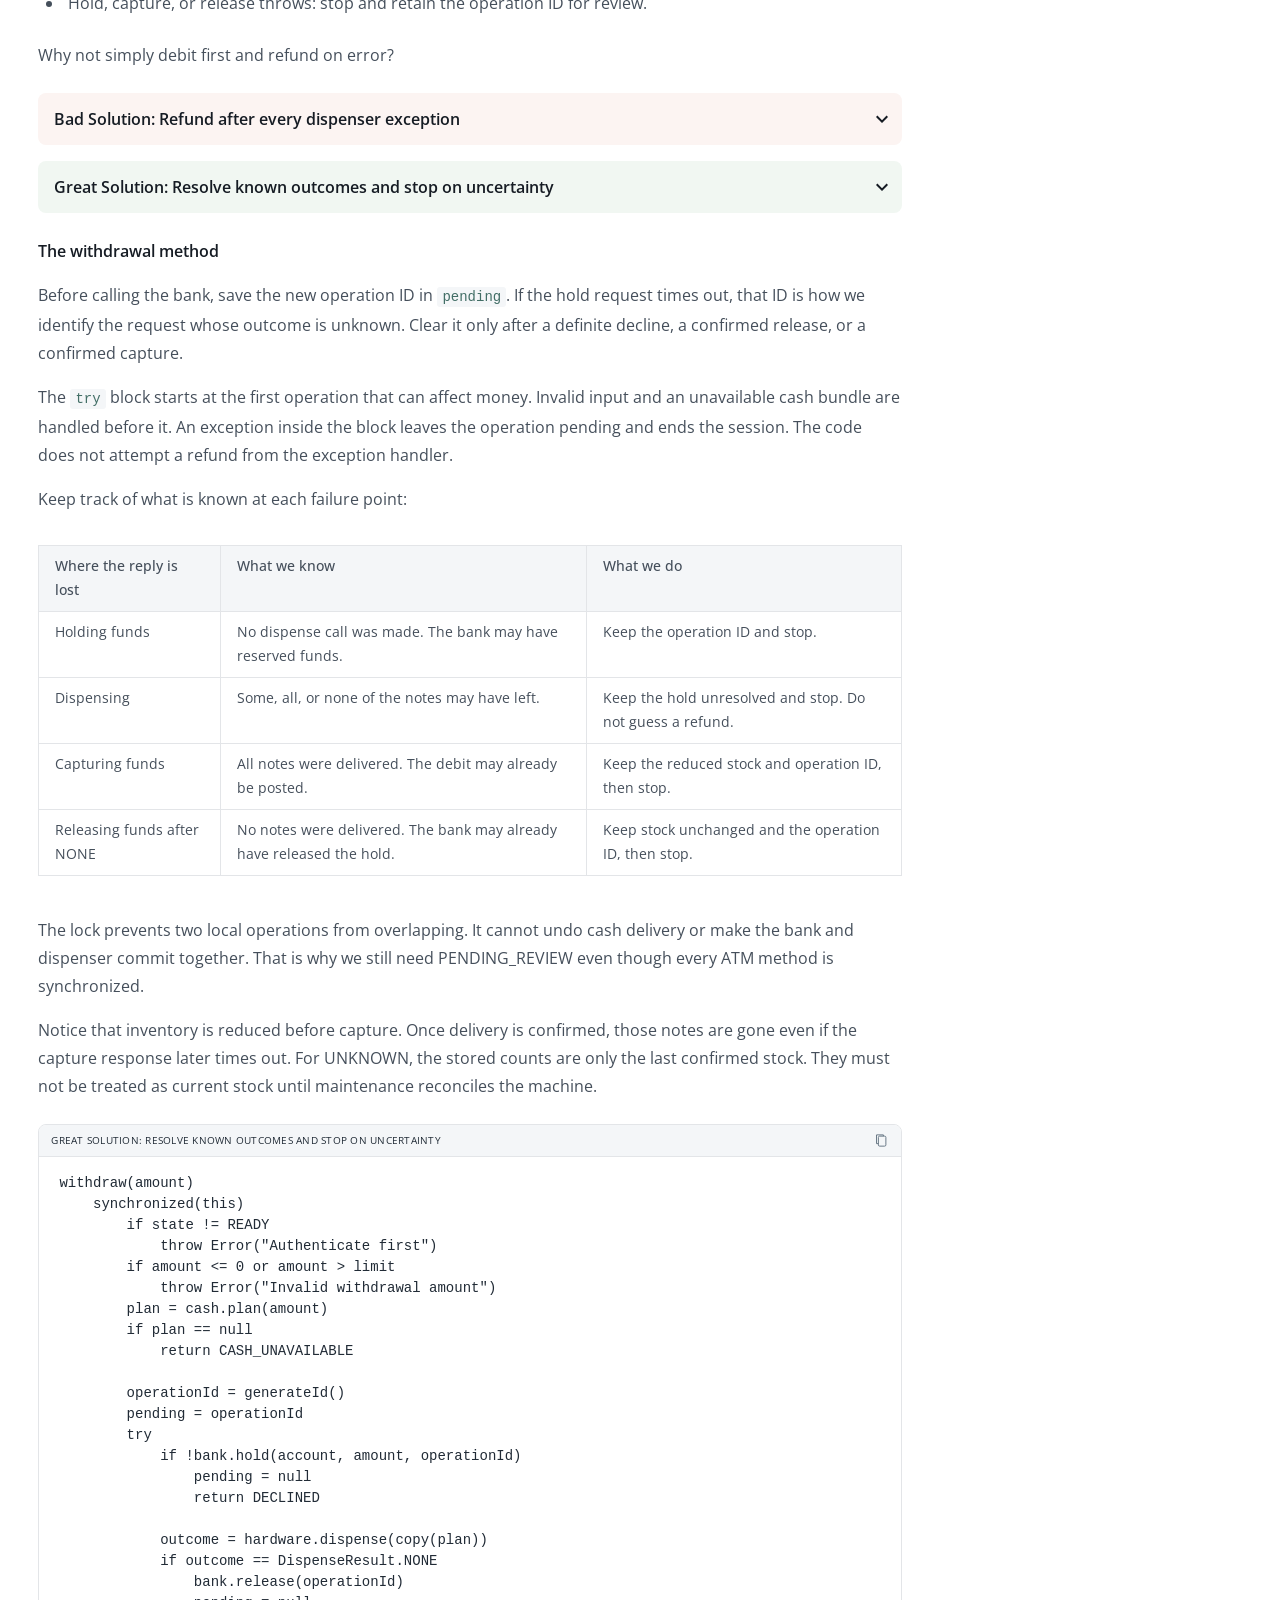
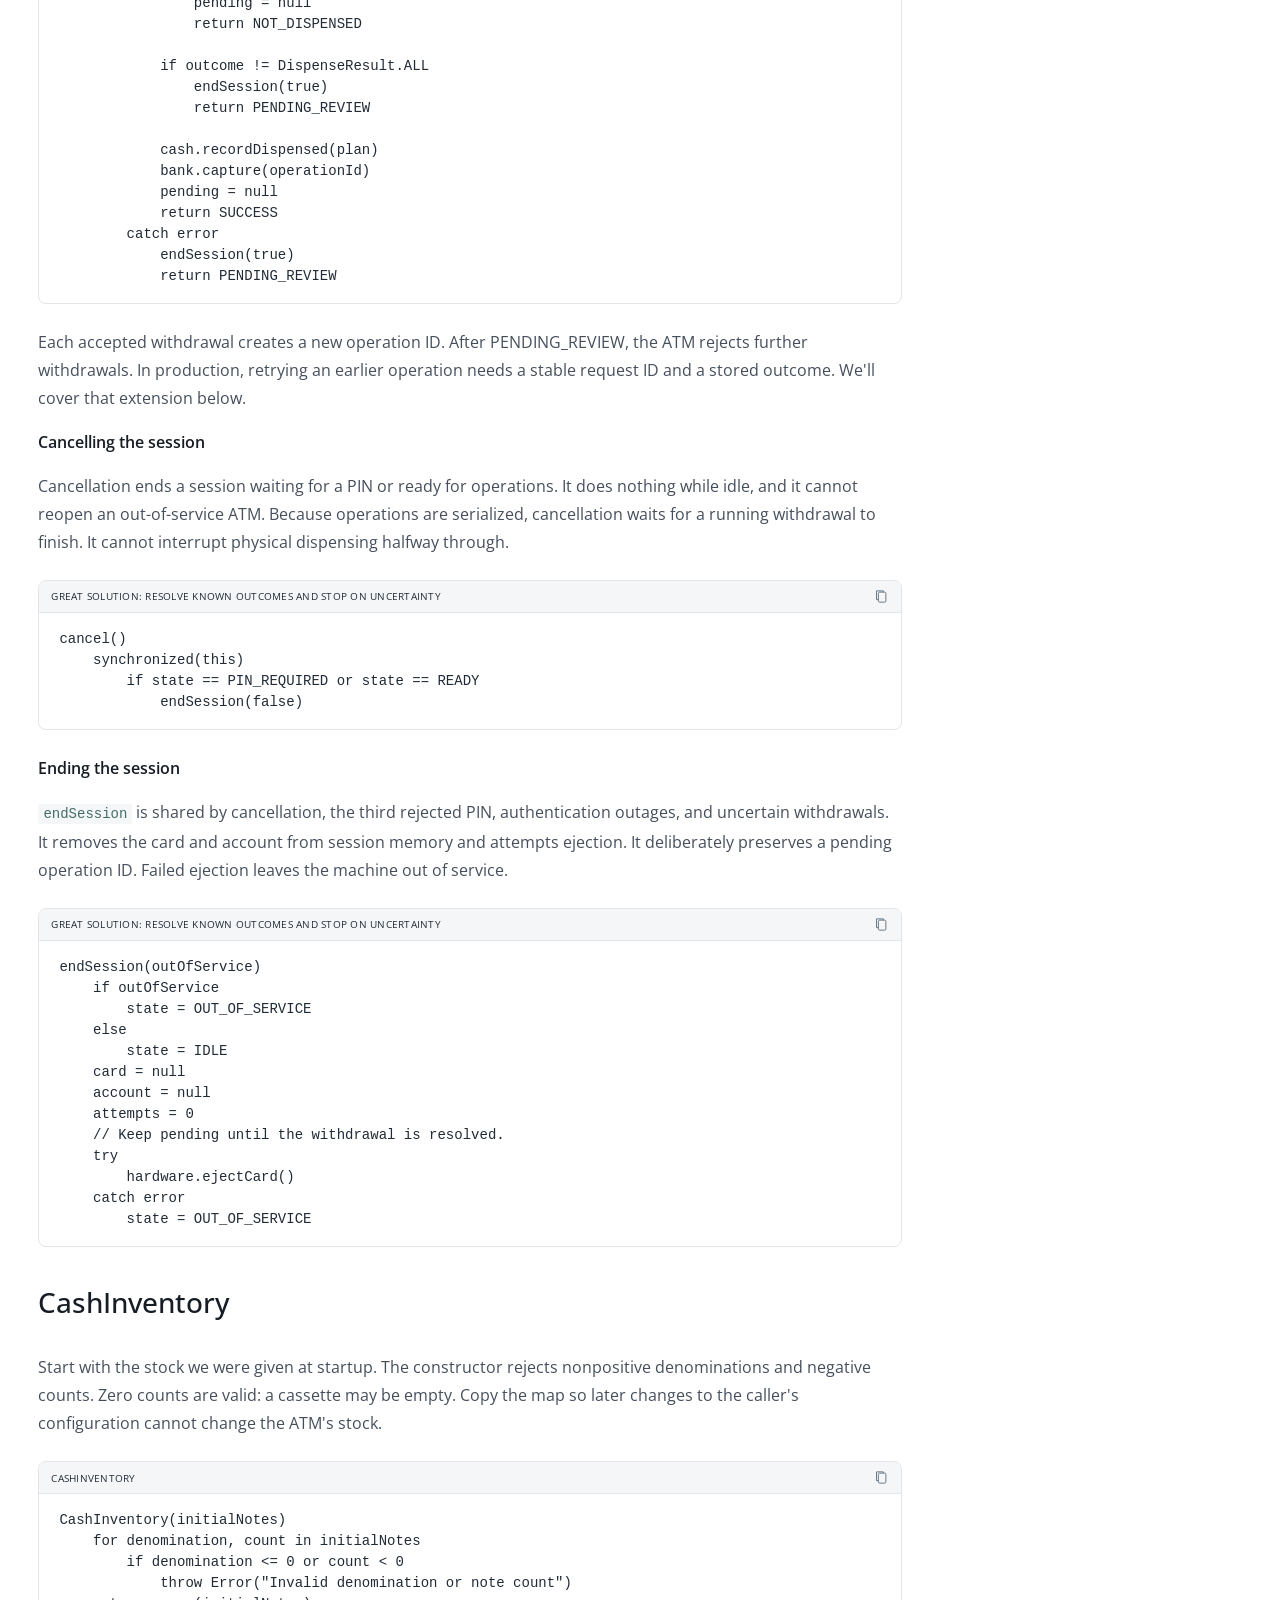
<file: atm/index.html>
<!doctype html>
    <html lang="en"><head><meta charset="utf-8"><link rel="icon" type="image/svg+xml" href="../favicon.svg"><meta name="viewport" content="width=device-width,initial-scale=1"><title>ATM Low Level Design | Detailed Edition</title><meta name="description" content="A complete ATM low-level design walkthrough with Python and Java, trade-offs, verification, and follow-ups."><style>@font-face{font-family:OpenSans;src:url([data-uri]) format('woff2');font-weight:300 800;font-display:swap}
:root{--paper:#fff;--text:#161c24;--body:#454f5b;--muted:#637381;--border:#e3e5e8;--soft:#f4f6f8;--primary:#52978f;--primary-soft:#f0f7f5;--coral:#d97659;--coral-soft:#fcf4f2;--code:#212b36;--sidebar:256px;color-scheme:light}
*{box-sizing:border-box}body{margin:0;background:var(--paper);color:var(--body);font-family:OpenSans,Arial,sans-serif;font-size:16px}a{color:inherit;text-decoration:none}button,input{font:inherit}button,a,summary{-webkit-tap-highlight-color:transparent}button{cursor:pointer;color:inherit}button:focus-visible,a:focus-visible,summary:focus-visible,input:focus-visible,pre:focus-visible{outline:2px solid var(--primary);outline-offset:3px}button{background:none;border:0}button:hover,a:hover{color:var(--primary)}[hidden]{display:none!important}.skip{position:fixed;top:-60px;left:275px;z-index:100;background:var(--paper);padding:12px}.skip:focus{top:6px}

.main{margin-left:0}.topbar{height:48px;background:var(--paper);position:sticky;top:0;z-index:20;display:flex;align-items:center;justify-content:space-between;padding:0 16px;gap:16px}.search-trigger{height:36px;width:160px;border:1px solid #91969c;border-radius:24px;display:flex;align-items:center;justify-content:space-between;padding:0 12px;color:#91969c;font-size:16px}.search-trigger kbd{font:10px OpenSans;color:#b3b9bf}.top-actions{display:flex;align-items:center;gap:16px}.top-actions>a{font-size:14px}.top-actions .tutor{border:1px solid var(--primary);color:var(--primary);border-radius:24px;padding:7px 10px;background:var(--primary-soft);font-size:13px}#theme{height:36px;width:36px;border:1px solid var(--border);border-radius:50%;font-size:23px}#menu{display:none}.outer{padding:12px 24px;max-width:1280px;margin:auto}.layout{max-width:1024px;margin:auto;display:grid;grid-template-columns:5fr 2fr}article{min-width:0;padding-right:24px;line-height:28px;color:var(--body)}.article-header{border-bottom:1px solid var(--border);padding:0 0 16px;margin-bottom:16px}.eyebrow{font-size:20px;line-height:28px}h1{font-size:39.809px;line-height:47.7708px;font-weight:600;color:var(--text);margin:0}article .metadata{font-size:14px;line-height:24px;margin:8px 0 0;display:flex;flex-wrap:wrap;gap:6px}.difficulty{color:#659471}.feature-card{border-radius:16px;padding:24px;display:flex;align-items:center;gap:12px;min-height:100px;margin:16px 0}.feature-card.green{background:var(--primary-soft);color:#31584f}.feature-card.coral{background:var(--coral-soft);color:#bd614a}.feature-icon{width:48px;height:48px;border-radius:50%;background:var(--paper);display:grid;place-items:center;font-size:24px;flex-shrink:0}.feature-card h2{font-size:20px;line-height:28px;margin:0;font-weight:600}.feature-card p{font-size:14px;line-height:24px;margin:0}.feature-card a{font-size:13px;white-space:nowrap;background:var(--primary);color:white;border-radius:30px;padding:8px 20px;margin-left:auto}.coral a{background:var(--coral)}
article h2{font-size:33.18px;font-weight:600;line-height:43.134px;color:var(--text);margin:40px 0 27.54px}article h3{font-size:27.65px;font-weight:500;line-height:38.71px;color:var(--text);margin:36px 0 27.65px}article h4{font-size:20px;color:var(--text);margin:28px 0 16px}article p{font-size:16px;line-height:28px;margin:16px 0 8px}article ul,article ol{padding-left:26px;margin:16px 0 24px}article li{padding-left:4px;margin:6px 0}article strong{font-weight:600;color:var(--text)}article p a,article li a{color:var(--primary);text-decoration:underline;text-underline-offset:3px}.heading-anchor{opacity:0;font-size:18px;margin-left:10px;color:var(--primary)}h2:hover .heading-anchor,h3:hover .heading-anchor,.heading-anchor:focus{opacity:1}[id]{scroll-margin-top:80px}.callout{background:var(--soft);border-radius:0 8px 8px 0;padding:16px;margin:24px 0!important;color:var(--text)}.callout-title{display:block}blockquote{border-left:3px solid var(--border);padding:0 16px;margin:16px 0;color:var(--body)}blockquote p{margin:8px 0}blockquote.dialogue{background:var(--soft);border:0;border-radius:8px;padding:8px 16px;margin:24px 0}article table{border-collapse:collapse;font-size:14px;line-height:24.5px;width:100%;margin:24px 0;color:var(--body)}th,td{border:1px solid var(--border);padding:8px 16px;text-align:left;vertical-align:top}th{background:var(--soft);font-weight:500}.table-wrap{overflow-x:auto}article :not(pre)>code{font-family:ui-monospace,SFMono-Regular,Menlo,Consolas,monospace;font-size:14px;color:#426e66;background:var(--soft);padding:2px 5px;border-radius:3px;overflow-wrap:anywhere}
.codebox{border:1px solid var(--border);border-radius:8px;overflow:hidden;margin:24px 0;background:var(--paper);color:var(--code)}.codebar{min-height:32px;display:flex;align-items:center;justify-content:space-between;background:var(--soft);border-bottom:1px solid var(--border)}.code-title{padding:4px 12px;font-size:10px;line-height:20px;text-transform:uppercase;letter-spacing:.25px}.copy{font-size:17px;color:var(--muted);padding:3px 12px;flex-shrink:0;align-self:stretch}.copy:hover{background:var(--primary-soft)}pre{padding:16px 20px;margin:0;overflow:auto;font-family:ui-monospace,SFMono-Regular,'SF Mono',Menlo,Consolas,monospace;font-size:14px;line-height:21px;tab-size:4;scrollbar-width:thin}pre code{font:inherit;color:inherit}.codebar [role=tablist]{display:flex;overflow:auto}.codebar [role=tab]{font-size:13px;border-right:1px solid var(--border);padding:10px 12px;line-height:20px;white-space:nowrap;color:var(--body)}.codebar [role=tab][aria-selected=true]{background:var(--paper);color:var(--text);box-shadow:inset 0 2px var(--primary)}.full-code pre{max-height:620px}.k,.kd,.kn,.kc,.kt{color:#53988e}.s,.s1,.s2{color:#aa6650}.c,.c1,.cm{color:#919a9d;font-style:italic}.mi,.mf{color:#b27857}.nf,.nc{color:#416978}.o{color:#6b7785}
.comparison{border-radius:8px;margin:24px 0;background:var(--soft)}.comparison.bad{background:#fcf3f3}.comparison.good{background:#f0f7f3}.comparison.neutral{background:#faf7ef}.comparison>summary{padding:20px 16px;cursor:pointer;font-size:16px;font-weight:600;line-height:26px;color:var(--text);list-style:none;display:flex;align-items:center;justify-content:space-between;gap:16px}.comparison>summary:after{content:'⌄';font-size:20px;flex-shrink:0}.comparison[open]>summary:after{transform:rotate(180deg)}.comparison-body{padding:0 16px 16px}.comparison-body>p:first-child{margin-top:8px}.comparison-body>.codebox:last-child{margin-bottom:0}
.toc{position:sticky;top:48px;align-self:start;border-left:1px solid var(--border);padding:8px 28px 24px;height:calc(100vh - 48px);min-width:0}.reading-tools{display:flex;gap:8px;font-size:12px;white-space:nowrap;align-items:center}.reading-tools button{padding:0}.progress-label{font-size:11px;color:var(--muted);margin:14px 0 4px}.progress{height:5px;background:var(--soft);border-radius:4px;overflow:hidden}.progress>div{height:100%;width:0;background:var(--primary);border-radius:4px}.toc h2{font-size:16px;line-height:24px;color:var(--text);margin:22px 0 12px;font-weight:600}.toc nav{overflow:auto;max-height:calc(100vh - 220px);scrollbar-width:thin}.toc a{display:block;white-space:nowrap;overflow:hidden;text-overflow:ellipsis;font-size:14px;line-height:20px;margin:0 0 12px}.toc .toc-h3{font-size:12px;padding-left:16px;line-height:18px;margin-bottom:4px}.toc a.active{color:var(--primary);font-weight:600}.toc a.toc-h2:not(:first-child){margin-top:12px}.article-footer{border-top:1px solid var(--border);padding:24px 0 48px;margin-top:48px}.article-footer p{font-size:12px;line-height:22px;color:var(--muted)}.article-footer>a{font-size:13px;color:var(--primary);margin-right:24px}#exit-focus{position:fixed;right:20px;bottom:20px;background:var(--paper);border:1px solid var(--border);border-radius:30px;padding:12px 20px;z-index:40;box-shadow:0 4px 16px #0001}.focus-mode .sidebar,.focus-mode .toc{display:none}.focus-mode .main{margin-left:0}.focus-mode .layout{display:block}.focus-mode article{padding-right:0}.focus-mode .topbar{border-bottom:1px solid var(--border)}dialog{width:min(600px,calc(100vw - 32px));padding:0;background:var(--paper);color:var(--body);border:1px solid var(--border);border-radius:12px;box-shadow:0 16px 80px #0003;top:12vh;margin-top:0}dialog::backdrop{background:#161c2455;backdrop-filter:blur(3px)}dialog form{display:flex;border-bottom:1px solid var(--border);padding:16px;gap:12px}dialog input{border:0;background:transparent;color:inherit;min-width:0;flex:1;padding:8px}dialog button{font-size:12px}#search-results{max-height:55vh;overflow:auto;padding:12px}#search-results a{display:block;padding:10px 12px;border-radius:6px;font-size:14px}#search-results a:hover{background:var(--primary-soft)}#toast{position:fixed;bottom:24px;left:50%;transform:translateX(-50%);background:var(--text);color:var(--paper);border-radius:8px;padding:10px 18px;font-size:13px;z-index:100;opacity:0;pointer-events:none}#toast.show{opacity:1}
.dark{--paper:#161c24;--text:#f4f6f8;--body:#c4cdd5;--muted:#919eab;--border:#343e49;--soft:#212b36;--primary:#79b6ac;--primary-soft:#203c36;--coral-soft:#3b2928;--code:#dfe5eb;color-scheme:dark}.dark .comparison.bad{background:#35262a}.dark .comparison.good{background:#20372f}.dark .comparison.neutral{background:#353127}.dark .green{color:#b8d6ce}.dark .coral{color:#e7ae9c}.dark article :not(pre)>code{color:#94bcb5}
@media(max-width:1099px){.feature-card{padding:20px}.feature-card h2{font-size:18px}.feature-card a{padding:8px 14px}#focus{display:none}}
@media(max-width:900px){.feature-card{flex-wrap:wrap}.feature-card a{margin-left:60px}.feature-card>div{flex:1;min-width:180px}.outer{padding:20px}.top-actions .tutor{display:none}}
@media(max-width:767px){.main{margin-left:0}.topbar{gap:10px;padding:0 12px;border-bottom:1px solid var(--border)}#menu{display:block}.search-trigger{margin-right:auto;width:135px;height:32px;font-size:14px}.top-actions{gap:8px}.top-actions>a{display:none}.outer{padding:24px 20px}h1{font-size:36px;line-height:44px}.eyebrow{font-size:17px}article h2{font-size:28px;line-height:37px;margin:34px 0 24px}article h3{font-size:23px;line-height:32px;margin:30px 0 22px}article p{font-size:16px}.feature-card{padding:16px;gap:12px;min-height:100px}.feature-card h2{font-size:17px;line-height:24px}.feature-card p{font-size:12px;line-height:20px}.feature-card a{font-size:12px;padding:6px 14px}.feature-icon{width:36px;height:36px}.feature-card a{margin-left:48px}.metadata{font-size:12px!important}.codebar [role=tab]{padding:8px 10px}pre{padding:16px;font-size:13px;line-height:20px}th,td{padding:8px 10px;min-width:100px}.skip{left:12px}.heading-anchor{display:none}}
@media print{.sidebar,.topbar,.toc,.feature-card,.reading-tools,.copy,#exit-focus,.article-footer{display:none!important}.main{margin:0}.layout{display:block}.outer{padding:0;max-width:none}article{padding:0}pre{white-space:pre-wrap;max-height:none!important}details>summary{break-after:avoid}.codebox{break-inside:avoid}article h2,article h3{break-after:avoid}.heading-anchor{display:none}}
/* Match the reference's tighter header-to-article transition. */
.feature-card+h2{margin-top:24px}.feature-card h2{color:inherit}.nav-dot{width:10px;height:10px;border:1px solid #b4bfc1;border-radius:50%;font-size:0;flex-shrink:0}.selected .nav-dot{background:var(--primary);border-color:var(--primary)}.copy{display:flex;align-items:center;justify-content:center;min-width:38px}.copy svg{display:block}.toc{padding-top:2px}
article h5{font-size:17px;font-weight:600;margin:24px 0 16px;color:var(--text)}
/* Standalone article: omit the reference site's course and account navigation. */
.main{margin-left:0}.skip{left:20px}.topbar{max-width:1280px;margin:auto}.top-actions .article-home{font-size:13px;color:var(--muted)}.article-home span{margin:0 8px;color:#a4acb4}
@media(max-width:767px){.top-actions .article-home{display:none}.outer{padding-top:24px}}

.reference-code{margin:24px 0;border:1px solid var(--border);border-radius:8px;padding:0 16px}.reference-code>summary{cursor:pointer;padding:16px 0;color:var(--primary);font-weight:600}.reference-code .codebox{margin:0 0 16px}


/* One shared shell keeps the header, article and navigation aligned at every width. */
:root{--page-width:1360px;--page-gutter:clamp(20px,3vw,56px)}
.topbar,.outer{width:min(var(--page-width),calc(100% - 2 * var(--page-gutter)));max-width:none;margin-inline:auto;padding-inline:0}
.topbar{height:64px;gap:24px}.outer{padding-block:16px 40px}
.layout{max-width:none;display:grid;grid-template-columns:minmax(0,1fr) 300px;gap:40px}
article{padding-right:0;overflow-wrap:break-word}
.toc{top:64px;height:calc(100dvh - 64px);padding:8px 0 24px 24px;display:flex;flex-direction:column;overflow:hidden}
.toc nav{flex:1;min-height:0;max-height:none;overflow-y:auto;overscroll-behavior:contain;padding-right:10px}
.toc a{white-space:normal;overflow:visible;text-overflow:clip;overflow-wrap:anywhere}
.reading-tools{flex-wrap:wrap;row-gap:8px}.toc h2,.progress,.progress-label,.reading-tools{flex-shrink:0}
.feature-card>div{min-width:0}.codebox,.table-wrap{max-width:100%}
.requirements-panel pre{white-space:pre-wrap;overflow-wrap:anywhere;line-height:1.7}
.focus-mode{--page-width:800px}.focus-mode .toc{display:none}.focus-mode .layout{display:block}
@media(min-width:1920px){.layout{grid-template-columns:minmax(0,1fr) 320px;gap:48px}}
@media(max-width:1099px){:root{--page-width:860px}.layout{display:block}.toc{display:none}.topbar{gap:16px}}
@media(max-width:767px){.topbar{height:56px}.outer{padding-top:24px}.feature-card{max-width:100%}}
@media print{.outer{width:100%;padding:0}.layout{display:block}.toc{display:none}}

/* Keep section navigation fluid while honoring accessibility preferences. */
@media (prefers-reduced-motion: no-preference){
  html{scroll-behavior:smooth}
}

/* Consistent, restrained header controls with vector icons. */
.search-trigger{height:38px;width:248px;padding:0 10px 0 12px;border:1px solid var(--border);border-radius:9px;background:var(--soft);color:var(--muted);font-size:13px;font-weight:500;line-height:20px;gap:20px;transition:background .15s,border-color .15s,color .15s}
.search-label{display:flex;align-items:center;gap:9px;white-space:nowrap}
.search-trigger svg,#theme svg{width:18px;height:18px;fill:none;stroke:currentColor;stroke-width:1.65;stroke-linecap:round;stroke-linejoin:round;flex:none}
.search-trigger kbd{font:11px/20px OpenSans,Arial,sans-serif;letter-spacing:.02em;color:var(--muted);border:1px solid var(--border);border-radius:4px;background:var(--paper);padding:0 5px;white-space:nowrap}
.search-trigger:hover,#theme:hover{background:var(--primary-soft);border-color:var(--primary);color:var(--text)}
#theme{width:38px;height:38px;display:grid;place-items:center;padding:0;border:1px solid var(--border);border-radius:9px;background:var(--paper);color:var(--muted);transition:background .15s,border-color .15s,color .15s}
#theme .theme-sun{display:none}.dark #theme .theme-moon{display:none}.dark #theme .theme-sun{display:block}
@media(max-width:767px){.search-trigger{width:210px;max-width:calc(100vw - 100px);height:36px;gap:12px}#theme{width:36px;height:36px}.search-trigger kbd{display:none}}
@media(prefers-reduced-motion:reduce){.search-trigger,#theme{transition:none}}

/* Comparison accordions measured from Hello Interview's LLD articles. */
.comparison{border:0;border-radius:8px;margin:24px 0;overflow:hidden}
.comparison+.comparison{margin-top:-8px}
.comparison.bad{background:rgb(252,244,242)}.comparison.neutral{background:rgb(253,248,243)}.comparison.good{background:rgb(241,247,242)}
.comparison>summary{min-height:48px;padding:12px 8px 12px 16px;gap:8px;font-size:16px;font-weight:600;line-height:28px;align-items:center;transition:min-height 250ms}
.comparison[open]>summary{min-height:64px}
.comparison>summary:after{content:none}.comparison>summary::-webkit-details-marker{display:none}
.comparison-title{flex:1;min-width:0}
.comparison>summary>svg{width:24px;height:24px;flex-shrink:0;transition:transform 250ms}
.comparison[open]>summary>svg{transform:rotate(180deg)}
.comparison-body{padding:8px 16px 16px}
@media(prefers-reduced-motion:reduce){.comparison>summary,.comparison>summary>svg{transition:none}}
</style></head><body>
    <a class="skip" href="#article">Skip to article</a>

    <main class="main" id="top"><header class="topbar"><button class="search-trigger" aria-label="Search article sections"><span class="search-label"><svg viewBox="0 0 24 24" aria-hidden="true"><circle cx="10.75" cy="10.75" r="6.75"/><path d="m16 16 4.25 4.25"/></svg><span>Search sections</span></span><kbd>⌘ K</kbd></button><div class="top-actions"><a class="article-home" href="#top">Low Level Design <span>/</span> ATM</a><button id="theme" aria-label="Switch to dark mode" title="Switch to dark mode"><svg class="theme-moon" viewBox="0 0 24 24" aria-hidden="true"><path d="M20.5 13.1A8.5 8.5 0 0 1 10.9 3.5 8.5 8.5 0 1 0 20.5 13.1Z"/></svg><svg class="theme-sun" viewBox="0 0 24 24" aria-hidden="true"><circle cx="12" cy="12" r="4"/><path d="M12 2v2m0 16v2M2 12h2m16 0h2M4.93 4.93l1.42 1.42m11.3 11.3 1.42 1.42M4.93 19.07l1.42-1.42m11.3-11.3 1.42-1.42"/></svg></button></div></header>
    <div class="outer"><div class="layout"><article id="article"><div class="article-header"><div class="eyebrow">Low Level Design</div><h1>ATM</h1><p class="metadata">Independent study article <span>·</span> <span class="difficulty">◉ medium</span> <span>·</span> Python &amp; Java <span>·</span> Detailed edition</p></div><div class="feature-card green"><span class="feature-icon">⌘</span><div><h2>Complete Code Implementation</h2><p>Read the working solution in your preferred language</p></div><a href="#complete-reference-implementations">View Code &nbsp; →</a></div><div class="feature-card coral"><span class="feature-icon">≋</span><div><h2>Explore the Design Trade-offs</h2><p>Compare approaches and understand the decisions</p></div><a href="#atm">Compare &nbsp; →</a></div>
    
<h2 id="understanding-the-problem">Understanding the Problem<a aria-label="Link to Understanding the Problem" class="heading-anchor" href="#understanding-the-problem">#</a></h2>
<p class="callout intro"><strong class="callout-title">🏧 What is an ATM?</strong>An ATM lets a customer use a bank account without visiting a teller. The customer inserts a card, enters a PIN, and asks for cash. Our job is to coordinate that session, the bank, and the cash dispenser without losing track of the money.</p>
<p>The screen makes this look simple. The difficult moment comes after the bank approves a withdrawal. What if the machine cannot dispense the notes? What if it dispenses them but the reply is lost? We'll build the normal flow first, then make those outcomes explicit.</p>
<h2 id="requirements">Requirements<a aria-label="Link to Requirements" class="heading-anchor" href="#requirements">#</a></h2>
<p>An interviewer might start with:</p>
<blockquote>
<p>Design an ATM that authenticates a customer and lets them check their balance or withdraw cash.</p>
</blockquote>
<p>That leaves a few decisions open. Which operations belong to our code? Who owns the money? What should the machine do when cash delivery fails? Clarify those before choosing classes.</p>
<h3 id="clarifying-questions">Clarifying Questions<a aria-label="Link to Clarifying Questions" class="heading-anchor" href="#clarifying-questions">#</a></h3>
<blockquote class="dialogue">
<p><strong>You:</strong> Which operations should we support? Do we need deposits and transfers?</p>
<p><strong>Interviewer:</strong> Support PIN authentication, balance inquiry, cash withdrawal, and cancellation. Leave deposits and transfers out.</p>
</blockquote>
<p>This gives us a small customer flow: insert a card, authenticate, then read the balance or withdraw cash.</p>
<blockquote class="dialogue">
<p><strong>You:</strong> Does the ATM own account balances and PIN verification?</p>
<p><strong>Interviewer:</strong> No. The bank authenticates the card and owns the account balance. Assume one account per card for this exercise.</p>
</blockquote>
<p>We need a bank interface, not an account-management system. The ATM remembers the account returned by authentication. It does not store PINs or maintain a second account balance.</p>
<blockquote class="dialogue">
<p><strong>You:</strong> Can the bank reserve the withdrawal amount before we dispense cash?</p>
<p><strong>Interviewer:</strong> Yes. It checks available funds and creates a hold in one operation. We can turn that hold into a debit after delivery or release it when no cash was delivered.</p>
</blockquote>
<p>A hold makes those funds unavailable to other withdrawals. Reading the balance alone would not reserve them. We'll call the final debit operation <code>capture</code>.</p>
<blockquote class="dialogue">
<p><strong>You:</strong> Which currency and notes should we support? Is there a withdrawal limit?</p>
<p><strong>Interviewer:</strong> Use INR with denomination counts configured at startup. Each request must be within a configured withdrawal limit and payable exactly with the available notes. We do not need to minimize the number of notes.</p>
</blockquote>
<p>Use integer paise throughout. For example, ₹600 is <code>60000</code>, and three ₹200 notes are <code>{20000: 3}</code>. Enough total cash does not guarantee that an exact bundle is available.</p>
<blockquote class="dialogue">
<p><strong>You:</strong> What happens after a wrong PIN or a completed withdrawal? When do we eject the card?</p>
<p><strong>Interviewer:</strong> Allow three rejected PIN attempts per inserted-card session, then eject. After a completed or definitely declined withdrawal, keep the authenticated session open. The customer can do another operation or cancel to end the session and eject.</p>
</blockquote>
<p>The attempt count belongs to this session. Bank-wide card lockout is separate. Ending the session must also clear the authenticated account so the next customer starts fresh.</p>
<blockquote class="dialogue">
<p><strong>You:</strong> Are we designing one machine or a fleet? Can requests overlap?</p>
<p><strong>Interviewer:</strong> One ATM with one active card session. Calls may arrive from different threads, so serialize them. Cancellation waits for a running withdrawal to finish. The bank handles account activity from other machines.</p>
</blockquote>
<p>This lets us use one lock for local session and cash state. It does not replace the bank's protection of shared account funds.</p>
<blockquote class="dialogue">
<p><strong>You:</strong> How much hardware failure handling do we need? What about a process crash?</p>
<p><strong>Interviewer:</strong> Use a hardware interface that reports full delivery, no delivery, or an uncertain result. Stop the ATM on uncertainty or failed card ejection. Leave persistent crash recovery and operator reconciliation for follow-ups.</p>
</blockquote>
<p>The distinction matters: a lost reply does not prove that no cash was delivered. We'll keep the unresolved operation ID and stop instead of guessing whether to refund.</p>
<h3 id="final-requirements">Final Requirements<a aria-label="Link to Final Requirements" class="heading-anchor" href="#final-requirements">#</a></h3>
<div class="codebox requirements-panel"><div class="codebar"><span class="code-title">Final requirements</span><button aria-label="Copy requirements" class="copy"><svg aria-hidden="true" fill="none" height="15" stroke="currentColor" stroke-width="1.5" viewbox="0 0 24 24" width="15"><rect height="16" rx="2" width="12" x="7" y="5"></rect><path d="M15 5V3H4v14h3"></path></svg></button></div><pre><code>Requirements:
1. Serve one ATM with one active card session and one bank account per card. Authenticate through the bank.
2. Allow available-balance inquiry and withdrawal only after authentication. Keep the session open after a completed or definitely declined withdrawal.
3. Eject the card after three rejected PIN attempts or when the customer cancels.
4. Withdraw a positive amount within the configured per-withdrawal limit. Find an exact bundle from the configured note counts.
5. Reserve bank funds before dispensing. Capture after confirmed delivery and release only after confirmed non-delivery.
6. Stop serving customers after an uncertain withdrawal or failed card ejection. Retain the operation ID for an unresolved withdrawal.
7. Serialize operations, including cancellation. Use INR and integer paise for all money values.

Out of scope:
- Deposits
- Transfers
- Multiple accounts per card
- Currency conversion
- Cash refilling during a session
- Receipt printing and screen rendering
- Persistent storage and crash recovery
- Automatic retries and reconciliation
- Bank-wide PIN lockout policy
- Automatic session expiry
</code></pre></div>


<p>Clearing session memory cannot return a stuck card. We still need the hardware to confirm ejection.</p>
<h2 id="core-entities-and-relationships">Core Entities and Relationships<a aria-label="Link to Core Entities and Relationships" class="heading-anchor" href="#core-entities-and-relationships">#</a></h2>
<p>Start with the nouns in the requirements: ATM, session, card, account, bank, notes, and dispenser. Keep a class when it owns changing state, enforces a rule, or represents an external dependency.</p>
<p>The <strong>ATM</strong> needs to remember the active card and allowed operations. <strong>CashInventory</strong> needs to track note counts and find valid bundles. <strong>BankGateway</strong> and <strong>Hardware</strong> define the operations we need from systems outside that local state.</p>
<p>For one ATM, the session can stay as fields on ATM. A separate Session class becomes useful if we later need to store and manage sessions independently.</p>
<table>
<thead>
<tr>
<th>Entity</th>
<th>Responsibility</th>
</tr>
</thead>
<tbody>
<tr>
<td>ATM</td>
<td>Own the current session and coordinate operations.</td>
</tr>
<tr>
<td>BankGateway</td>
<td>Authenticate a card, read available balance, and manage holds.</td>
</tr>
<tr>
<td>CashInventory</td>
<td>Find an exact note bundle and track confirmed dispensing.</td>
</tr>
<tr>
<td>Hardware</td>
<td>Dispense notes and eject the card.</td>
</tr>
</tbody>
</table>
<p>A card ID and an account ID are strings. We do not need a Customer or Account class because their data belongs to the bank. A map from denomination to count represents the cash stock. There is no useful behavior to put on an individual Banknote object here.</p>
<p>The ATM creates and owns one CashInventory. Startup code supplies the bank adapter and a hardware adapter for this machine. The screen controller calls ATM with a card ID, PIN, or amount. It never calls the bank or changes inventory directly.</p>
<p>For example, the controller calls <code>insertCard("card-A")</code>, then <code>enterPin("1234")</code>. Only after a successful PIN check can it call <code>withdraw(60000)</code> for ₹600. It does not supply an account ID for withdrawal. ATM uses the account returned by the bank for this session.</p>
<h2 id="class-design">Class Design<a aria-label="Link to Class Design" class="heading-anchor" href="#class-design">#</a></h2>
<p>We will start with the entry point, ATM, then define its dependencies. In these sketches, <code>-</code> marks private state or a private helper. <code>+</code> marks an operation available to the class’s caller. CashInventory’s caller is ATM, not the screen controller.</p>
<h3 id="atm">ATM<a aria-label="Link to ATM" class="heading-anchor" href="#atm">#</a></h3>
<p>The ATM owns the session. Let's connect the requirements to the state it needs:</p>
<table>
<thead>
<tr>
<th>Requirement</th>
<th>State ATM needs</th>
</tr>
</thead>
<tbody>
<tr>
<td>Accept one card and require authentication</td>
<td>Card ID, account ID, and current state</td>
</tr>
<tr>
<td>End the session after three rejected PINs</td>
<td>Attempt count</td>
</tr>
<tr>
<td>Respect the withdrawal limit and available notes</td>
<td>Limit and owned CashInventory</td>
</tr>
<tr>
<td>Stop after an uncertain withdrawal</td>
<td>Pending operation ID and OUT_OF_SERVICE state</td>
</tr>
<tr>
<td>Serialize requests on this machine</td>
<td>One lock shared by its operations</td>
</tr>
</tbody>
</table>
<p>The card ID identifies what was inserted. The account ID comes from successful authentication and is cleared when the session ends. Keeping both private prevents the caller from choosing a different account for a withdrawal.</p>
<div class="codebox"><div class="codebar"><span class="code-title">ATM</span><button aria-label="Copy code" class="copy"><svg aria-hidden="true" fill="none" height="15" stroke="currentColor" stroke-width="1.5" viewbox="0 0 24 24" width="15"><rect height="16" rx="2" width="12" x="7" y="5"></rect><path d="M15 5V3H4v14h3"></path></svg></button></div><pre><code>ATM
  - bank: BankGateway
  - hardware: Hardware
  - cash: CashInventory
  - withdrawalLimit: long              // paise
  - state: ATMState                    // IDLE, PIN_REQUIRED, READY, OUT_OF_SERVICE
  - card: string | null
  - account: string | null
  - attempts: int
  - pending: string | null             // unresolved withdrawal operation ID
  - lock: Lock

  + ATM(bank: BankGateway, hardware: Hardware,
        notes: Map&lt;long, int&gt;, withdrawalLimit: long)
  + insertCard(cardId: string) -&gt; void
  + enterPin(pin: string) -&gt; boolean
  + balance() -&gt; long                   // available balance in paise
  + withdraw(amount: long) -&gt; string    // amount in paise
  + cancel() -&gt; void
  - endSession(outOfService: boolean) -&gt; void
</code></pre></div>
<p><code>enterPin</code> returns true when authentication succeeds and false when the bank rejects the card or PIN. Invalid input or an operation in the wrong state raises an error. <code>withdraw</code> returns a short result string for an attempted withdrawal:</p>
<table>
<thead>
<tr>
<th>Result</th>
<th>Meaning for the caller</th>
</tr>
</thead>
<tbody>
<tr>
<td>SUCCESS</td>
<td>The full bundle was delivered and the bank confirmed the debit.</td>
</tr>
<tr>
<td>CASH_UNAVAILABLE</td>
<td>No exact bundle is available. The bank was not asked to reserve funds.</td>
</tr>
<tr>
<td>DECLINED</td>
<td>The bank rejected the hold. No dispensing was attempted.</td>
</tr>
<tr>
<td>NOT_DISPENSED</td>
<td>No cash was delivered and the bank confirmed release of the hold.</td>
</tr>
<tr>
<td>PENDING_REVIEW</td>
<td>The outcome needs review. Do not treat it as success or retry as a new withdrawal.</td>
</tr>
</tbody>
</table>
<p><code>cancel</code> ends the session and attempts ejection. It does not promise that a stuck card was physically returned.</p>
<table>
<thead>
<tr>
<th>Current state</th>
<th>Event</th>
<th>Next state</th>
</tr>
</thead>
<tbody>
<tr>
<td>IDLE</td>
<td>Insert a card</td>
<td>PIN_REQUIRED</td>
</tr>
<tr>
<td>PIN_REQUIRED</td>
<td>Correct PIN</td>
<td>READY</td>
</tr>
<tr>
<td>PIN_REQUIRED</td>
<td>First or second rejected PIN</td>
<td>PIN_REQUIRED</td>
</tr>
<tr>
<td>PIN_REQUIRED</td>
<td>Third rejected PIN</td>
<td>IDLE if ejection succeeds</td>
</tr>
<tr>
<td>PIN_REQUIRED or READY</td>
<td>Cancel</td>
<td>IDLE if ejection succeeds</td>
</tr>
<tr>
<td>READY</td>
<td>Completed or definitely declined withdrawal</td>
<td>READY</td>
</tr>
<tr>
<td>Active session</td>
<td>Uncertain money operation or failed card ejection</td>
<td>OUT_OF_SERVICE</td>
</tr>
</tbody>
</table>
<p>Operations that are not allowed in the current state fail before changing the session. Cancelling while IDLE or OUT_OF_SERVICE does nothing. There is no customer operation that brings an OUT_OF_SERVICE machine back online.</p>
<p>An authentication outage also ends the session and disables this teaching ATM. A failed balance read changes no money or session state, so the error can be shown while leaving the customer authenticated.</p>
<p>Do we need the State pattern?</p>
<details class="comparison neutral"><summary><span class="comparison-title">Good Solution: One class per state</span><svg aria-hidden="true" fill="currentColor" focusable="false" viewbox="0 0 24 24"><path d="M16.59 8.59 12 13.17 7.41 8.59 6 10l6 6 6-6z"></path></svg></summary><div class="comparison-body"><p>A State interface can make sense when each state handles many operations differently. It also allows states to be tested separately. Here it would spread a few short state checks across several classes without making withdrawal easier to follow.</p></div></details>

<details class="comparison good"><summary><span class="comparison-title">Great Solution: Explicit state checks in ATM</span><svg aria-hidden="true" fill="currentColor" focusable="false" viewbox="0 0 24 24"><path d="M16.59 8.59 12 13.17 7.41 8.59 6 10l6 6 6-6z"></path></svg></summary><div class="comparison-body"><p>For four states and a small set of operations, direct checks are easy to review. Card entry, PIN entry, balance inquiry, and withdrawal check the current state before doing work. We'll use this approach. If the state behavior grows, we can introduce state classes later.</p></div></details>

<p><strong>Our choice</strong></p>
<p>Use an <code>ATMState</code> enum with four values: <code>IDLE</code>, <code>PIN_REQUIRED</code>, <code>READY</code>, and <code>OUT_OF_SERVICE</code>. It gives us named states and catches misspelled values. The enum defines the allowed values. ATM still checks which transitions are allowed.</p>
<p>An enum and the State pattern solve different problems. We can use an enum with these direct checks. A class per state becomes useful when each state needs substantial behavior of its own.</p>
<h3 id="bankgateway">BankGateway<a aria-label="Link to BankGateway" class="heading-anchor" href="#bankgateway">#</a></h3>
<p>The bank owns money. In particular, a balance check followed by an unrelated debit is not enough: another ATM could spend the same funds between those calls.</p>
<div class="codebox"><div class="codebar"><span class="code-title">BankGateway</span><button aria-label="Copy code" class="copy"><svg aria-hidden="true" fill="none" height="15" stroke="currentColor" stroke-width="1.5" viewbox="0 0 24 24" width="15"><rect height="16" rx="2" width="12" x="7" y="5"></rect><path d="M15 5V3H4v14h3"></path></svg></button></div><pre><code>interface BankGateway
  + authenticate(cardId: string, pin: string) -&gt; string | null
  + availableBalance(accountId: string) -&gt; long
  + hold(accountId: string, amount: long, operationId: string) -&gt; boolean
  + capture(operationId: string) -&gt; void
  + release(operationId: string) -&gt; void
</code></pre></div>
<p><code>hold</code> checks available funds and reserves them atomically at the bank. <code>false</code> means the bank definitely declined and created no hold. An exception means we do not know the result. <code>capture</code> converts the reservation into a debit. <code>release</code> removes the reservation. Available balance excludes active holds.</p>
<p>These are requirements of our bank adapter, not a claim that every bank exposes this exact API. The exercise assumes a hold stays valid until capture or release. Real expiry and recovery rules need an agreement with the bank.</p>
<h3 id="cashinventory">CashInventory<a aria-label="Link to CashInventory" class="heading-anchor" href="#cashinventory">#</a></h3>
<p>The inventory answers two different questions: “Can we make this amount?” and “Which notes definitely left the machine?” Planning must not remove notes.</p>
<div class="codebox"><div class="codebar"><span class="code-title">CashInventory</span><button aria-label="Copy code" class="copy"><svg aria-hidden="true" fill="none" height="15" stroke="currentColor" stroke-width="1.5" viewbox="0 0 24 24" width="15"><rect height="16" rx="2" width="12" x="7" y="5"></rect><path d="M15 5V3H4v14h3"></path></svg></button></div><pre><code>CashInventory                         // internal to ATM
  - notes: Map&lt;long, int&gt;                // denomination in paise -&gt; count
  + CashInventory(notes: Map&lt;long, int&gt;)
  + plan(amount: long) -&gt; Map&lt;long, int&gt; | null
  + recordDispensed(plan: Map&lt;long, int&gt;) -&gt; void
</code></pre></div>
<p>ATM owns this object and allows only one operation to use it at a time. The constructor copies the initial stock so later changes to the caller's map cannot change the machine's stock.</p>
<p><code>plan</code> returns a separate map, such as <code>{20000: 3}</code> for three ₹200 notes. A missing plan means the amount cannot be made. Only ATM passes a successful plan to <code>recordDispensed</code>, while still holding its lock. Neither the customer nor the hardware adapter can edit the stored inventory.</p>
<h3 id="hardware">Hardware<a aria-label="Link to Hardware" class="heading-anchor" href="#hardware">#</a></h3>
<div class="codebox"><div class="codebar"><span class="code-title">Hardware</span><button aria-label="Copy code" class="copy"><svg aria-hidden="true" fill="none" height="15" stroke="currentColor" stroke-width="1.5" viewbox="0 0 24 24" width="15"><rect height="16" rx="2" width="12" x="7" y="5"></rect><path d="M15 5V3H4v14h3"></path></svg></button></div><pre><code>interface Hardware
  + dispense(notes: Map&lt;long, int&gt;) -&gt; DispenseResult
  + ejectCard() -&gt; void
</code></pre></div>
<p><code>DispenseResult</code> defines the three delivery outcomes. The dispenser reports <code>ALL</code> only when the exact bundle reached the customer. <code>NONE</code> means no cash was delivered. <code>UNKNOWN</code> covers uncertainty and partial delivery. A timeout is also uncertain. Those meanings must come from the hardware adapter, not from guessing based on an exception message.</p>
<h2 id="implementation">Implementation<a aria-label="Link to Implementation" class="heading-anchor" href="#implementation">#</a></h2>
<p>We now have the pieces for one withdrawal. ATM asks CashInventory for a bundle, BankGateway for a hold, and Hardware to deliver the notes. Once delivery is confirmed, ATM updates CashInventory and asks BankGateway to capture the hold. Neither the inventory nor the dispenser decides whether the customer is authenticated. That check stays in ATM.</p>
<p>The two methods worth spending most of our interview time on are <code>CashInventory.plan</code> and <code>ATM.withdraw</code>. The first chooses notes without changing stock. The second coordinates the bank and dispenser, including failures. We will also show the complete session methods so the flow from inserting a card to ejecting it is clear.</p>
<p>Here is what we will implement:</p>
<ul>
<li><strong>ATM:</strong> implement card entry, PIN checks, balance inquiry, withdrawal, and cancellation.</li>
<li><strong>CashInventory:</strong> implement <code>plan</code> in detail because exact note selection is easy to get wrong. Its constructor and stock updates are short.</li>
<li><strong>BankGateway:</strong> define authentication, balance inquiry, and hold operations.</li>
<li><strong>Hardware:</strong> define cash delivery and card ejection.</li>
<li><strong>ATMState and DispenseResult:</strong> define the allowed states and delivery outcomes.</li>
</ul>
<p>We'll start with ATM, the class the controller calls. Then we'll implement CashInventory and define the bank and hardware contracts that ATM uses. We'll finish with the state and delivery-result enums. Each class has its own section, with its methods explained before the pseudocode. The final code section contains complete Python and Java implementations.</p>
<p>The walkthrough uses language-neutral pseudocode. For important operations, we'll explain the <strong>Core logic</strong> and <strong>Edge cases</strong> before the steps. Simple methods get a shorter explanation. The tests use a fake bank and dispenser so we can control their responses.</p>
<h3 id="atm_1">ATM<a aria-label="Link to ATM" class="heading-anchor" href="#atm_1">#</a></h3>
<p>Start with the constructor. It receives the two adapters, the initial cash stock, and a withdrawal limit. We already designed their interfaces above, so we can follow the ATM flow before filling in those dependencies. It creates its own inventory and begins without a card or account.</p>
<p>All public operations use the same lock. One physical ATM serves one session at a time, so serial execution is a reasonable starting point. This lock protects local session and cash state. The bank must still protect the account across other ATMs.</p>
<div class="codebox"><div class="codebar"><span class="code-title">ATM</span><button aria-label="Copy code" class="copy"><svg aria-hidden="true" fill="none" height="15" stroke="currentColor" stroke-width="1.5" viewbox="0 0 24 24" width="15"><rect height="16" rx="2" width="12" x="7" y="5"></rect><path d="M15 5V3H4v14h3"></path></svg></button></div><pre><code>ATM(bank, hardware, notes, withdrawalLimit)
    if withdrawalLimit &lt;= 0
        throw Error("Invalid withdrawal limit")
    this.bank = bank
    this.hardware = hardware
    cash = CashInventory(notes)
    limit = withdrawalLimit
    lock = Lock()
    state = IDLE
    card = null
    account = null
    attempts = 0
    pending = null
</code></pre></div>
<p><strong>Inserting a card</strong></p>
<p><code>insertCard</code> starts a new session. It checks that the ATM is IDLE and the card ID is valid before storing the card, resetting the attempt count, and moving to PIN_REQUIRED. If another session is active, it rejects the new card without replacing the current one.</p>
<div class="codebox"><div class="codebar"><span class="code-title">ATM</span><button aria-label="Copy code" class="copy"><svg aria-hidden="true" fill="none" height="15" stroke="currentColor" stroke-width="1.5" viewbox="0 0 24 24" width="15"><rect height="16" rx="2" width="12" x="7" y="5"></rect><path d="M15 5V3H4v14h3"></path></svg></button></div><pre><code>insertCard(cardId)
    synchronized(this)
        if state != IDLE
            throw Error("ATM is not available")
        if cardId == null or cardId is blank
            throw Error("Card ID required")
        card = cardId
        attempts = 0
        state = PIN_REQUIRED
</code></pre></div>
<p><strong>Entering the PIN</strong></p>
<p><code>enterPin</code> asks the bank to authenticate the inserted card. It never compares PINs locally or saves the PIN for later.</p>
<p><strong>Core logic:</strong></p>
<ol>
<li>Check that the ATM is waiting for a PIN.</li>
<li>Send the inserted card's ID and PIN to the bank.</li>
<li>On success, store the returned account ID and move to READY.</li>
<li>On rejection, count the attempt. After the third rejection, end the session and eject.</li>
</ol>
<p><strong>Edge cases:</strong></p>
<ul>
<li>No card is waiting for authentication, or authentication already succeeded: reject the call.</li>
<li>Empty PIN: reject it before calling the bank or counting an attempt.</li>
<li>Bank authentication throws an error: end the session and take the ATM out of service.</li>
</ul>
<p>Reinserting a card starts a new attempt count. Blocking that card across all ATMs belongs to the bank.</p>
<div class="codebox"><div class="codebar"><span class="code-title">ATM</span><button aria-label="Copy code" class="copy"><svg aria-hidden="true" fill="none" height="15" stroke="currentColor" stroke-width="1.5" viewbox="0 0 24 24" width="15"><rect height="16" rx="2" width="12" x="7" y="5"></rect><path d="M15 5V3H4v14h3"></path></svg></button></div><pre><code>enterPin(pin)
    synchronized(this)
        if state != PIN_REQUIRED
            throw Error("Insert a card first")
        if pin == null or pin is empty
            throw Error("PIN required")
        try
            authenticatedAccount = bank.authenticate(card, pin)
        catch error
            endSession(true)
            throw Error("Bank unavailable")

        if authenticatedAccount == null
            attempts += 1
            if attempts == 3
                endSession(false)
            return false

        account = authenticatedAccount
        state = READY
        return true
</code></pre></div>
<p><strong>Reading the balance</strong></p>
<p>After authentication, ask the bank for the current available balance. We do not cache it in the ATM because other account activity can change it. If the bank read fails, the error reaches the caller without changing cash or ending the session.</p>
<div class="codebox"><div class="codebar"><span class="code-title">ATM</span><button aria-label="Copy code" class="copy"><svg aria-hidden="true" fill="none" height="15" stroke="currentColor" stroke-width="1.5" viewbox="0 0 24 24" width="15"><rect height="16" rx="2" width="12" x="7" y="5"></rect><path d="M15 5V3H4v14h3"></path></svg></button></div><pre><code>balance()
    synchronized(this)
        if state != READY
            throw Error("Authenticate first")
        return bank.availableBalance(account)
</code></pre></div>
<p><strong>Withdrawing cash</strong></p>
<p>This is the core operation. We need both a valid cash bundle and reserved bank funds before asking the dispenser to move money.</p>
<p>Plan the notes first. If the machine cannot make the amount, there is no reason to reserve the customer's funds. Keep the same ATM lock until withdrawal finishes so another call cannot use those notes between planning and delivery. We do not reserve notes in a second data structure because no other operation can change this inventory while the lock is held.</p>
<p><strong>Core logic:</strong></p>
<ol>
<li>Check the session and amount.</li>
<li>Find an exact bundle using the current stock.</li>
<li>Create an operation ID and ask the bank to hold the amount.</li>
<li>Send the planned notes to the dispenser.</li>
<li>After confirmed delivery, reduce inventory and capture the hold.</li>
<li>Clear the pending ID and report success.</li>
</ol>
<p><strong>Edge cases:</strong></p>
<ul>
<li>Invalid amount or unauthenticated session: reject before any side effect.</li>
<li>No exact bundle: return CASH_UNAVAILABLE without contacting the bank.</li>
<li>Bank declines: return DECLINED without dispensing.</li>
<li>Dispenser confirms no delivery: release the hold and keep inventory unchanged.</li>
<li>Dispensing is partial or uncertain: keep the operation pending and stop the ATM.</li>
<li>Hold, capture, or release throws: stop and retain the operation ID for review.</li>
</ul>
<p>Why not simply debit first and refund on error?</p>
<details class="comparison bad"><summary><span class="comparison-title">Bad Solution: Refund after every dispenser exception</span><svg aria-hidden="true" fill="currentColor" focusable="false" viewbox="0 0 24 24"><path d="M16.59 8.59 12 13.17 7.41 8.59 6 10l6 6 6-6z"></path></svg></summary><div class="comparison-body"><p>A timeout may happen after cash was delivered. Refunding in that case gives the customer both the cash and the money in their account. An exception tells us that communication failed, not necessarily that dispensing failed.</p></div></details>

<details class="comparison good"><summary><span class="comparison-title">Great Solution: Resolve known outcomes and stop on uncertainty</span><svg aria-hidden="true" fill="currentColor" focusable="false" viewbox="0 0 24 24"><path d="M16.59 8.59 12 13.17 7.41 8.59 6 10l6 6 6-6z"></path></svg></summary><div class="comparison-body"><p>Capture after confirmed delivery. Release after confirmed non-delivery. If the outcome is unknown, stop accepting customers until the bank and dispenser records have been checked.</p></div></details>

<p><strong>The withdrawal method</strong></p>
<p>Before calling the bank, save the new operation ID in <code>pending</code>. If the hold request times out, that ID is how we identify the request whose outcome is unknown. Clear it only after a definite decline, a confirmed release, or a confirmed capture.</p>
<p>The <code>try</code> block starts at the first operation that can affect money. Invalid input and an unavailable cash bundle are handled before it. An exception inside the block leaves the operation pending and ends the session. The code does not attempt a refund from the exception handler.</p>
<p>Keep track of what is known at each failure point:</p>
<table>
<thead>
<tr>
<th>Where the reply is lost</th>
<th>What we know</th>
<th>What we do</th>
</tr>
</thead>
<tbody>
<tr>
<td>Holding funds</td>
<td>No dispense call was made. The bank may have reserved funds.</td>
<td>Keep the operation ID and stop.</td>
</tr>
<tr>
<td>Dispensing</td>
<td>Some, all, or none of the notes may have left.</td>
<td>Keep the hold unresolved and stop. Do not guess a refund.</td>
</tr>
<tr>
<td>Capturing funds</td>
<td>All notes were delivered. The debit may already be posted.</td>
<td>Keep the reduced stock and operation ID, then stop.</td>
</tr>
<tr>
<td>Releasing funds after NONE</td>
<td>No notes were delivered. The bank may already have released the hold.</td>
<td>Keep stock unchanged and the operation ID, then stop.</td>
</tr>
</tbody>
</table>
<p>The lock prevents two local operations from overlapping. It cannot undo cash delivery or make the bank and dispenser commit together. That is why we still need PENDING_REVIEW even though every ATM method is synchronized.</p>
<p>Notice that inventory is reduced before capture. Once delivery is confirmed, those notes are gone even if the capture response later times out. For UNKNOWN, the stored counts are only the last confirmed stock. They must not be treated as current stock until maintenance reconciles the machine.</p>
<div class="codebox"><div class="codebar"><span class="code-title">Great Solution: Resolve known outcomes and stop on uncertainty</span><button aria-label="Copy code" class="copy"><svg aria-hidden="true" fill="none" height="15" stroke="currentColor" stroke-width="1.5" viewbox="0 0 24 24" width="15"><rect height="16" rx="2" width="12" x="7" y="5"></rect><path d="M15 5V3H4v14h3"></path></svg></button></div><pre><code>withdraw(amount)
    synchronized(this)
        if state != READY
            throw Error("Authenticate first")
        if amount &lt;= 0 or amount &gt; limit
            throw Error("Invalid withdrawal amount")
        plan = cash.plan(amount)
        if plan == null
            return CASH_UNAVAILABLE

        operationId = generateId()
        pending = operationId
        try
            if !bank.hold(account, amount, operationId)
                pending = null
                return DECLINED

            outcome = hardware.dispense(copy(plan))
            if outcome == DispenseResult.NONE
                bank.release(operationId)
                pending = null
                return NOT_DISPENSED

            if outcome != DispenseResult.ALL
                endSession(true)
                return PENDING_REVIEW

            cash.recordDispensed(plan)
            bank.capture(operationId)
            pending = null
            return SUCCESS
        catch error
            endSession(true)
            return PENDING_REVIEW
</code></pre></div>
<p>Each accepted withdrawal creates a new operation ID. After PENDING_REVIEW, the ATM rejects further withdrawals. In production, retrying an earlier operation needs a stable request ID and a stored outcome. We'll cover that extension below.</p>
<p><strong>Cancelling the session</strong></p>
<p>Cancellation ends a session waiting for a PIN or ready for operations. It does nothing while idle, and it cannot reopen an out-of-service ATM. Because operations are serialized, cancellation waits for a running withdrawal to finish. It cannot interrupt physical dispensing halfway through.</p>
<div class="codebox"><div class="codebar"><span class="code-title">Great Solution: Resolve known outcomes and stop on uncertainty</span><button aria-label="Copy code" class="copy"><svg aria-hidden="true" fill="none" height="15" stroke="currentColor" stroke-width="1.5" viewbox="0 0 24 24" width="15"><rect height="16" rx="2" width="12" x="7" y="5"></rect><path d="M15 5V3H4v14h3"></path></svg></button></div><pre><code>cancel()
    synchronized(this)
        if state == PIN_REQUIRED or state == READY
            endSession(false)
</code></pre></div>
<p><strong>Ending the session</strong></p>
<p><code>endSession</code> is shared by cancellation, the third rejected PIN, authentication outages, and uncertain withdrawals. It removes the card and account from session memory and attempts ejection. It deliberately preserves a pending operation ID. Failed ejection leaves the machine out of service.</p>
<div class="codebox"><div class="codebar"><span class="code-title">Great Solution: Resolve known outcomes and stop on uncertainty</span><button aria-label="Copy code" class="copy"><svg aria-hidden="true" fill="none" height="15" stroke="currentColor" stroke-width="1.5" viewbox="0 0 24 24" width="15"><rect height="16" rx="2" width="12" x="7" y="5"></rect><path d="M15 5V3H4v14h3"></path></svg></button></div><pre><code>endSession(outOfService)
    if outOfService
        state = OUT_OF_SERVICE
    else
        state = IDLE
    card = null
    account = null
    attempts = 0
    // Keep pending until the withdrawal is resolved.
    try
        hardware.ejectCard()
    catch error
        state = OUT_OF_SERVICE
</code></pre></div>
<h3 id="cashinventory_1">CashInventory<a aria-label="Link to CashInventory" class="heading-anchor" href="#cashinventory_1">#</a></h3>
<p>Start with the stock we were given at startup. The constructor rejects nonpositive denominations and negative counts. Zero counts are valid: a cassette may be empty. Copy the map so later changes to the caller's configuration cannot change the ATM's stock.</p>
<div class="codebox"><div class="codebar"><span class="code-title">CashInventory</span><button aria-label="Copy code" class="copy"><svg aria-hidden="true" fill="none" height="15" stroke="currentColor" stroke-width="1.5" viewbox="0 0 24 24" width="15"><rect height="16" rx="2" width="12" x="7" y="5"></rect><path d="M15 5V3H4v14h3"></path></svg></button></div><pre><code>CashInventory(initialNotes)
    for denomination, count in initialNotes
        if denomination &lt;= 0 or count &lt; 0
            throw Error("Invalid denomination or note count")
    notes = copy(initialNotes)
</code></pre></div>
<p><strong>Planning the bundle</strong></p>
<p>Let's decide how to choose notes. Suppose the ATM has one ₹500 note and three ₹200 notes. A customer asks for ₹600. Taking ₹500 first gets stuck, but three ₹200 notes work.</p>
<details class="comparison bad"><summary><span class="comparison-title">Bad Solution: Take the largest note and never reconsider</span><svg aria-hidden="true" fill="currentColor" focusable="false" viewbox="0 0 24 24"><path d="M16.59 8.59 12 13.17 7.41 8.59 6 10l6 6 6-6z"></path></svg></summary><div class="comparison-body"><p>Start with the largest denomination. Take as many notes as fit, then move to the next smaller denomination. Once a choice is made, keep it.</p><p>For our ₹600 withdrawal, that means taking the one ₹500 note. We still need ₹100, but the only smaller notes are ₹200. The algorithm returns no plan even though three ₹200 notes would pay the full amount.</p><div class="codebox"><div class="codebar"><span class="code-title">Bad Solution: Take the largest note and never reconsider</span><button aria-label="Copy code" class="copy"><svg aria-hidden="true" fill="none" height="15" stroke="currentColor" stroke-width="1.5" viewbox="0 0 24 24" width="15"><rect height="16" rx="2" width="12" x="7" y="5"></rect><path d="M15 5V3H4v14h3"></path></svg></button></div><pre><code>remaining = 600
Take one 500 note -&gt; remaining = 100
Take zero 200 notes -&gt; remaining = 100
Return no plan
</code></pre></div><p>The machine has ₹1,100 in total, so a total-cash check passes. The mistake is committing to the ₹500 note without checking whether the remainder can be paid.</p><p>This approach is rated Bad because it rejects a valid withdrawal under our requirements. Choosing larger notes first is fine as a preference. Refusing to reconsider that choice is the problem. A different design with restricted denominations and guaranteed stock might justify greedy selection, but our inventory can run out of individual denominations.</p></div></details>





<details class="comparison good"><summary><span class="comparison-title">Great Solution: Try note counts and backtrack when a choice fails</span><svg aria-hidden="true" fill="currentColor" focusable="false" viewbox="0 0 24 24"><path d="M16.59 8.59 12 13.17 7.41 8.59 6 10l6 6 6-6z"></path></svg></summary><div class="comparison-body"><p>Keep the preference for larger notes, but make each choice provisional. If smaller denominations cannot pay the remainder, return to the previous choice and try fewer notes. This is backtracking.</p><p>For ₹600, try one ₹500 note first. When the remaining ₹100 cannot be paid, discard that tentative choice and try zero ₹500 notes. We now need the full ₹600 from ₹200 notes. Three are available, so that branch succeeds.</p><div class="codebox"><div class="codebar"><span class="code-title">Great Solution: Try note counts and backtrack when a choice fails</span><button aria-label="Copy code" class="copy"><svg aria-hidden="true" fill="none" height="15" stroke="currentColor" stroke-width="1.5" viewbox="0 0 24 24" width="15"><rect height="16" rx="2" width="12" x="7" y="5"></rect><path d="M15 5V3H4v14h3"></path></svg></button></div><pre><code>Choose the number of 500 notes
    1 note -&gt; need 100 from 200 notes -&gt; fails
    0 notes -&gt; need 600 from 200 notes
        3 notes -&gt; need 0 -&gt; success

Chosen bundle = {20000: 3}              // denomination keys are paise
</code></pre></div><p>How many counts should we try? For each denomination, start with the smaller of its available count and the number that fits into the remaining amount. Count downward to zero. With two ₹500 notes in stock and a ₹600 request, the largest useful count is still one. Trying two would exceed the request.</p><p>The search passes the remaining amount to the next denomination. A remainder of zero means a complete bundle was found. Reaching the end of the denomination list with money still needed means that branch failed.</p><p>These are tentative choices in a plan. They do not remove notes from CashInventory. A failed branch therefore needs no stock rollback. Actual stock changes only after confirmed dispensing.</p><p>Remember failed searches by <code>(denomination index, remaining amount)</code>. If another branch reaches the same pair, the remaining denominations and their counts are identical, so repeating the search cannot help. Keep that cache within one planning call because later withdrawals can change stock.</p><p>This is a Great fit for our walkthrough because it directly expresses the rule we need to teach: try a legal count, solve the remainder, and reconsider on failure. It respects stock limits and finds a bundle whenever one exists. It may explore many failed choices, so the small configured denomination set and withdrawal limit matter. It also does not promise the fewest notes.</p></div></details>








<details class="comparison good"><summary><span class="comparison-title">Great Solution: Build the reachable amounts one denomination at a time</span><svg aria-hidden="true" fill="currentColor" focusable="false" viewbox="0 0 24 24"><path d="M16.59 8.59 12 13.17 7.41 8.59 6 10l6 6 6-6z"></path></svg></summary><div class="comparison-body"><p>Dynamic programming answers the same question from the other direction. Instead of following one candidate bundle until it succeeds or fails, keep the amounts that can be made from the denominations processed so far.</p><p>Start with amount zero, made with no notes. Process the ₹500 cassette, then the ₹200 cassette. Ignore amounts above the ₹600 request. The table below uses rupees to keep the example readable.</p><table>
<thead>
<tr>
<th>Denominations processed</th>
<th>Reachable amounts up to ₹600</th>
<th>How they are made</th>
</tr>
</thead>
<tbody>
<tr>
<td>None</td>
<td>0</td>
<td>No notes</td>
</tr>
<tr>
<td>One ₹500 note</td>
<td>0, 500</td>
<td>Use zero or one ₹500 note</td>
</tr>
<tr>
<td>Three ₹200 notes as well</td>
<td>0, 200, 400, 500, 600</td>
<td>Add zero to three ₹200 notes to each amount from the previous row</td>
</tr>
</tbody>
</table><p>For the last row, starting from zero produces 0, 200, 400, and 600. Starting from 500 produces only 500 within the target. Adding even one ₹200 note to it would exceed ₹600.</p><p>Each row must be built from the <strong>previous row</strong>. That is how we enforce the count limit. For example, with only two ₹200 notes, adding zero, one, or two notes to the previous row would never produce ₹600. Repeatedly reusing newly added amounts without tracking counts could accidentally spend the same notes again.</p><p>A yes/no table is not enough because Hardware needs the actual bundle. For each newly reachable amount, save the previous amount and how many notes of the current denomination were used. At ₹600, the saved choice points back to zero with three ₹200 notes. Following those choices reconstructs <code>{20000: 3}</code>.</p><p>This is also a Great solution when maintaining the reachable amount range is practical. It makes stock limits and reconstruction explicit, but adds a table and predecessor records to manage. A large amount range can require substantial storage. Backtracking fits this walkthrough more naturally, so we will implement it below. Both approaches can satisfy the same exact-bundle requirement.</p></div></details>







<p><strong>Implementing <code>plan</code></strong></p>
<p>ATM has already checked that the amount is positive and within the withdrawal limit. The planner only needs to solve the note-selection problem.</p>
<p><strong>Core logic:</strong></p>
<ol>
<li>Visit denominations from largest to smallest.</li>
<li>Try a count no larger than the stock or the remaining amount allows.</li>
<li>Ask whether the smaller denominations can make the remainder.</li>
<li>Return the first complete bundle. Return no plan if every choice fails.</li>
</ol>
<p><strong>Edge cases:</strong></p>
<ul>
<li>Enough total money but no exact bundle: return no plan.</li>
<li>A denomination is exhausted: try zero notes of that denomination.</li>
<li>A larger-note choice gets stuck: try fewer of those notes.</li>
<li>Planning fails: leave every count unchanged.</li>
</ul>
<p><code>plan</code> sorts the denominations and starts the search. Its helper, <code>findBundle</code>, receives the next denomination's index and the amount still needed. Reaching zero returns an empty map: we have successfully made the amount and need no more notes. Running out of denominations with money still needed means that choice cannot produce a valid bundle.</p>
<p>As a successful search returns, each level adds its chosen notes to the bundle. The search must distinguish an empty successful bundle from a failed search.</p>
<p>The <code>failed</code> set remembers combinations of index and remaining amount that could not work. For example, after proving that the smaller notes cannot make ₹100, another path does not need to repeat that search. This cache belongs to one planning call because stock may change before the next withdrawal.</p>
<p>Why is the cache key just <code>(index, remaining)</code>? Earlier choices used only larger denominations. They did not change the stock of any denomination still ahead of us. The same index and remainder therefore describe the same remaining problem within this call.</p>
<p>Walk through our ₹600 example before reading the code:</p>
<div class="codebox"><div class="codebar"><span class="code-title">Great Solution: Build the reachable amounts one denomination at a time</span><button aria-label="Copy code" class="copy"><svg aria-hidden="true" fill="none" height="15" stroke="currentColor" stroke-width="1.5" viewbox="0 0 24 24" width="15"><rect height="16" rx="2" width="12" x="7" y="5"></rect><path d="M15 5V3H4v14h3"></path></svg></button></div><pre><code>Available: one ₹500 note, three ₹200 notes
Need: ₹600

Try one ₹500 note -&gt; ₹100 remains
  ₹200 cannot fit -&gt; no bundle
Try zero ₹500 notes -&gt; ₹600 remains
  Try three ₹200 notes -&gt; ₹0 remains -&gt; success
Return {20000: 3} in paise. Stock is still unchanged.
</code></pre></div>
<p>Trying zero is essential. Without that choice, the search would never discover a bundle made entirely from smaller notes.</p>
<p>This finds a valid bundle with a preference for larger notes. It does not promise the fewest notes for every denomination set.</p>
<div class="codebox"><div class="codebar"><span class="code-title">Great Solution: Build the reachable amounts one denomination at a time</span><button aria-label="Copy code" class="copy"><svg aria-hidden="true" fill="none" height="15" stroke="currentColor" stroke-width="1.5" viewbox="0 0 24 24" width="15"><rect height="16" rx="2" width="12" x="7" y="5"></rect><path d="M15 5V3H4v14h3"></path></svg></button></div><pre><code>plan(amount)
    denominations = sort notes' denominations from largest to smallest
    failed = empty set
    return findBundle(0, amount)

findBundle(index, remaining)             // helper within this planning call
    if remaining == 0
        return empty map
    if index == denominations.size or (index, remaining) in failed
        return null

    denomination = denominations[index]
    limit = min(notes[denomination], floor(remaining / denomination))
    for count from limit down to 0
        rest = findBundle(index + 1, remaining - count * denomination)
        if rest != null
            if count &gt; 0
                rest[denomination] = count
            return rest

    failed.add((index, remaining))
    return null
</code></pre></div>
<p><strong>Recording delivery</strong></p>
<p><code>recordDispensed</code> is the only method that reduces stock. ATM calls it after the dispenser confirms delivery, using the plan it just created while holding the same lock. For a plan of <code>{20000: 3}</code>, it subtracts three from the ₹200 count. Planning alone never calls this method.</p>
<div class="codebox"><div class="codebar"><span class="code-title">Great Solution: Build the reachable amounts one denomination at a time</span><button aria-label="Copy code" class="copy"><svg aria-hidden="true" fill="none" height="15" stroke="currentColor" stroke-width="1.5" viewbox="0 0 24 24" width="15"><rect height="16" rx="2" width="12" x="7" y="5"></rect><path d="M15 5V3H4v14h3"></path></svg></button></div><pre><code>recordDispensed(plan)
    for denomination, count in plan
        notes[denomination] -= count
</code></pre></div>
<h3 id="bankgateway_1">BankGateway<a aria-label="Link to BankGateway" class="heading-anchor" href="#bankgateway_1">#</a></h3>
<p>The bank interface provides authentication, available-balance inquiry, and hold operations. Authentication returns an account ID or a rejected result. A rejected hold returns false, while an exception leaves its outcome uncertain.</p>
<p>Each adapter call waits for a result or times out. The bank adapter must not call ATM methods while ATM is waiting for it, because ATM still holds the lock.</p>
<div class="codebox"><div class="codebar"><span class="code-title">BankGateway</span><button aria-label="Copy code" class="copy"><svg aria-hidden="true" fill="none" height="15" stroke="currentColor" stroke-width="1.5" viewbox="0 0 24 24" width="15"><rect height="16" rx="2" width="12" x="7" y="5"></rect><path d="M15 5V3H4v14h3"></path></svg></button></div><pre><code>interface BankGateway
    authenticate(cardId, pin) -&gt; accountId or null
    availableBalance(accountId) -&gt; amount
    hold(accountId, amount, operationId) -&gt; boolean
    capture(operationId)
    release(operationId)
</code></pre></div>
<h3 id="hardware_1">Hardware<a aria-label="Link to Hardware" class="heading-anchor" href="#hardware_1">#</a></h3>
<p>The hardware interface handles dispensing and card ejection. <code>dispense</code> reports ALL, NONE, or UNKNOWN according to the delivery guarantees defined above. A timeout does not prove that the external action stopped. Failed ejection raises an error so ATM can take the machine out of service.</p>
<p>The hardware adapter must also avoid calling ATM methods while ATM holds its lock.</p>
<div class="codebox"><div class="codebar"><span class="code-title">Hardware</span><button aria-label="Copy code" class="copy"><svg aria-hidden="true" fill="none" height="15" stroke="currentColor" stroke-width="1.5" viewbox="0 0 24 24" width="15"><rect height="16" rx="2" width="12" x="7" y="5"></rect><path d="M15 5V3H4v14h3"></path></svg></button></div><pre><code>interface Hardware
    dispense(notes) -&gt; DispenseResult
    ejectCard()
</code></pre></div>
<h3 id="atmstate">ATMState<a aria-label="Link to ATMState" class="heading-anchor" href="#atmstate">#</a></h3>
<p>ATMState names the four allowed states. ATM owns the rules for moving between them.</p>
<div class="codebox"><div class="codebar"><span class="code-title">ATMState</span><button aria-label="Copy code" class="copy"><svg aria-hidden="true" fill="none" height="15" stroke="currentColor" stroke-width="1.5" viewbox="0 0 24 24" width="15"><rect height="16" rx="2" width="12" x="7" y="5"></rect><path d="M15 5V3H4v14h3"></path></svg></button></div><pre><code>enum ATMState
    IDLE
    PIN_REQUIRED
    READY
    OUT_OF_SERVICE
</code></pre></div>
<h3 id="dispenseresult">DispenseResult<a aria-label="Link to DispenseResult" class="heading-anchor" href="#dispenseresult">#</a></h3>
<p>DispenseResult names the delivery outcomes returned by Hardware. ATM uses these enum values to decide whether to capture, release, or retain the bank hold for review.</p>
<div class="codebox"><div class="codebar"><span class="code-title">DispenseResult</span><button aria-label="Copy code" class="copy"><svg aria-hidden="true" fill="none" height="15" stroke="currentColor" stroke-width="1.5" viewbox="0 0 24 24" width="15"><rect height="16" rx="2" width="12" x="7" y="5"></rect><path d="M15 5V3H4v14h3"></path></svg></button></div><pre><code>enum DispenseResult
    ALL
    NONE
    UNKNOWN
</code></pre></div>
<h3 id="verification">Verification<a aria-label="Link to Verification" class="heading-anchor" href="#verification">#</a></h3>
<p>Walk through the outcomes before adding more features. Use a fake bank with an account balance and a map of active holds. Use a fake dispenser whose result can be set to ALL, NONE, UNKNOWN, or a timeout. This makes failure paths reproducible without real banking or hardware. Check the bank balance, note counts, and session state after each operation.</p>
<h4 id="a-successful-withdrawal-that-greedy-selection-would-miss">A successful withdrawal that greedy selection would miss</h4>
<p>Start with ₹1,000 in the account and cash stock <code>{50000: 1, 20000: 3}</code>. Authenticate, then withdraw <code>60000</code> paise. Expect three ₹200 notes, ₹400 remaining in the account, and no active hold. The ₹500 note must remain in the machine.</p>
<div class="codebox"><div class="codebar"><span class="code-title">A successful withdrawal that greedy selection would miss</span><button aria-label="Copy code" class="copy"><svg aria-hidden="true" fill="none" height="15" stroke="currentColor" stroke-width="1.5" viewbox="0 0 24 24" width="15"><rect height="16" rx="2" width="12" x="7" y="5"></rect><path d="M15 5V3H4v14h3"></path></svg></button></div><pre><code>Initial: bank balance = 100000 paise, no holds
         notes = {50000: 1, 20000: 3}

plan(60000) -&gt; {20000: 3}              // inventory unchanged
hold(account, 60000, operationId)     // available balance becomes 40000
hardware.dispense({20000: 3}) -&gt; ALL
recordDispensed({20000: 3})           // notes become {50000: 1, 20000: 0}
capture(operationId)                 // posted balance becomes 40000, hold removed

Result: SUCCESS, ATM stays READY, pending ID cleared
</code></pre></div>
<h4 id="rejection-must-not-move-money">Rejection must not move money</h4>
<p>Try withdrawal before authentication, zero, a negative amount, and an amount above the limit. All must fail before a bank hold. Try ₹100 against the same stock: cash planning fails even though total cash is sufficient. Then lower bank funds below a valid bundle's amount: the bank declines and the dispenser is never called.</p>
<h4 id="delivery-outcomes-must-have-different-effects">Delivery outcomes must have different effects</h4>
<table>
<thead>
<tr>
<th>Result</th>
<th>Bank funds</th>
<th>Inventory</th>
<th>ATM</th>
</tr>
</thead>
<tbody>
<tr>
<td>ALL and successful capture</td>
<td>Debited</td>
<td>Remove delivered notes</td>
<td>READY</td>
</tr>
<tr>
<td>NONE and successful release</td>
<td>Unchanged, no hold</td>
<td>Unchanged</td>
<td>READY</td>
</tr>
<tr>
<td>UNKNOWN or dispenser timeout</td>
<td>Hold unresolved</td>
<td>Last confirmed counts only</td>
<td>OUT_OF_SERVICE</td>
</tr>
<tr>
<td>ALL but capture times out</td>
<td>Capture outcome unresolved</td>
<td>Remove delivered notes</td>
<td>OUT_OF_SERVICE</td>
</tr>
<tr>
<td>NONE but release times out</td>
<td>Release outcome unresolved</td>
<td>Unchanged</td>
<td>OUT_OF_SERVICE</td>
</tr>
</tbody>
</table>
<p>A fake can throw after creating a hold. That tests why an exception must not be interpreted as a definite decline. Also test capture and release both before and after the bank applies the change. The ATM sees the same timeout in either case.</p>
<p>For example, the customer receives ₹200 and the bank captures the hold, but its reply never arrives:</p>
<div class="codebox"><div class="codebar"><span class="code-title">Delivery outcomes must have different effects</span><button aria-label="Copy code" class="copy"><svg aria-hidden="true" fill="none" height="15" stroke="currentColor" stroke-width="1.5" viewbox="0 0 24 24" width="15"><rect height="16" rx="2" width="12" x="7" y="5"></rect><path d="M15 5V3H4v14h3"></path></svg></button></div><pre><code>Bank before withdrawal: 100000 paise
hold(20000) succeeds
Dispenser reports ALL
ATM removes one 20000-paise note from inventory
Bank captures the hold: balance = 80000, hold removed
Capture reply is lost: ATM receives a timeout

ATM result: PENDING_REVIEW
ATM state: OUT_OF_SERVICE, operation ID retained
No refund and no second dispensing attempt
</code></pre></div>
<p>The test knows the bank applied the debit because it controls the fake. The ATM does not know that yet. Retaining the ID allows later review to resolve the outcome without moving money again. Check that <code>cancel</code> cannot bring the machine back online.</p>
<p>Also combine failures: let dispensing return UNKNOWN and then make card ejection fail. The pending ID must survive both failures. Another card, PIN, balance inquiry, or withdrawal must be rejected without another bank or dispense call. Cancellation must not retry ejection or clear the pending ID.</p>
<h4 id="session-boundaries-and-concurrent-calls">Session boundaries and concurrent calls</h4>
<p>Try a session trace as well. This checks that a rejected operation does not quietly change who is using the ATM.</p>
<div class="codebox"><div class="codebar"><span class="code-title">Session boundaries and concurrent calls</span><button aria-label="Copy code" class="copy"><svg aria-hidden="true" fill="none" height="15" stroke="currentColor" stroke-width="1.5" viewbox="0 0 24 24" width="15"><rect height="16" rx="2" width="12" x="7" y="5"></rect><path d="M15 5V3H4v14h3"></path></svg></button></div><pre><code>Insert card-A                 -&gt; PIN_REQUIRED, attempts = 0
Enter a wrong PIN            -&gt; PIN_REQUIRED, attempts = 1
Try to insert card-B         -&gt; error, card-A stays in the session
Enter the correct PIN        -&gt; READY for card-A's account
Cancel                       -&gt; IDLE, account cleared, card ejected
Try to read the balance      -&gt; error, authentication required
Insert card-A again          -&gt; PIN_REQUIRED, attempts = 0
Reject three PINs            -&gt; IDLE, card ejected once more
</code></pre></div>
<p>Also cancel while waiting for a PIN. The next inserted card must get a fresh attempt count. If ejection fails instead, expect OUT_OF_SERVICE and reject the next card. Calling cancel again must not retry ejection or bring the ATM online.</p>
<p>A failed balance read should leave the authenticated session open because it changes no money. With only one ₹200 note, two concurrent ₹200 withdrawals should produce one success and one cash shortage. They must never both dispense the same note.</p>
<p>For cancellation during withdrawal, pause the fake dispenser and start cancellation on another thread. Cancellation must wait without ejecting. After ALL, finish capture and then eject. After UNKNOWN, end out of service and retain the pending ID. The waiting cancellation must not clear it or eject a second time.</p>
<p>Check ownership across the public API too. Authenticate card A, cancel, then authenticate card B. Balance and withdrawal calls must use B's account. The caller never supplies that account ID. Also change the startup stock map after constructing ATM. Stored stock must keep its original counts.</p>
<p>Test a withdrawal exactly at the configured limit. It should succeed when funds and notes are available. A second request for the same note must report CASH_UNAVAILABLE after the first request uses it.</p>
<p>The included tests also compare the planner against all combinations of several small inventories. That checks exact amounts, available counts, and planning without mutation instead of only checking one happy path.</p>
<p>Run the tests from the repository root:</p>
<div class="codebox"><div class="codebar"><span class="code-title">Session boundaries and concurrent calls</span><button aria-label="Copy code" class="copy"><svg aria-hidden="true" fill="none" height="15" stroke="currentColor" stroke-width="1.5" viewbox="0 0 24 24" width="15"><rect height="16" rx="2" width="12" x="7" y="5"></rect><path d="M15 5V3H4v14h3"></path></svg></button></div><pre><code>python3<span class="w"> </span>-m<span class="w"> </span>unittest<span class="w"> </span>discover<span class="w"> </span>-s<span class="w"> </span>atm<span class="w"> </span>-v
javac<span class="w"> </span>-d<span class="w"> </span>/tmp/atm-java<span class="w"> </span>atm/ATM.java<span class="w"> </span>atm/ATMTest.java
java<span class="w"> </span>-cp<span class="w"> </span>/tmp/atm-java<span class="w"> </span>ATMTest
</code></pre></div>
<p>The Java tests use Java 21 or later. The Python implementation works with Python 3.9 or later. Download <a href="test_atm.py">Python tests</a> or <a href="ATMTest.java">Java tests</a> to inspect the fakes and assertions.</p>
<h3 id="complete-reference-implementations">Complete Code Implementation<a aria-label="Link to Complete Code Implementation" class="heading-anchor" href="#complete-reference-implementations">#</a></h3>
<p>The complete Python and Java implementations below follow the same design and flows as the pseudocode. They include the language-specific details needed to run the solution.</p><div class="codebox language-pair full-code" data-code="complete-code"><div class="codebar"><div aria-label="Complete implementation language" role="tablist"><button aria-controls="complete-code-python" aria-selected="true" data-lang="python" id="complete-code-python-tab" role="tab" tabindex="0">atm.py</button><button aria-controls="complete-code-java" aria-selected="false" data-lang="java" id="complete-code-java-tab" role="tab" tabindex="-1">ATM.java</button></div><button aria-label="Copy visible code" class="copy"><svg aria-hidden="true" fill="none" height="15" stroke="currentColor" stroke-width="1.5" viewbox="0 0 24 24" width="15"><rect height="16" rx="2" width="12" x="7" y="5"></rect><path d="M15 5V3H4v14h3"></path></svg></button></div><pre aria-labelledby="complete-code-python-tab" id="complete-code-python" role="tabpanel" tabindex="0"><code><span class="sd">"""ATM teaching implementation. All amounts are integer paise."""</span>
<span class="kn">from</span><span class="w"> </span><span class="nn">__future__</span><span class="w"> </span><span class="kn">import</span> <span class="n">annotations</span>
<span class="kn">from</span><span class="w"> </span><span class="nn">enum</span><span class="w"> </span><span class="kn">import</span> <span class="n">Enum</span>
<span class="kn">from</span><span class="w"> </span><span class="nn">threading</span><span class="w"> </span><span class="kn">import</span> <span class="n">Lock</span>
<span class="kn">from</span><span class="w"> </span><span class="nn">typing</span><span class="w"> </span><span class="kn">import</span> <span class="n">Protocol</span>
<span class="kn">from</span><span class="w"> </span><span class="nn">uuid</span><span class="w"> </span><span class="kn">import</span> <span class="n">uuid4</span>


<span class="k">class</span><span class="w"> </span><span class="nc">ATMState</span><span class="p">(</span><span class="n">Enum</span><span class="p">):</span>
    <span class="n">IDLE</span> <span class="o">=</span> <span class="s2">"IDLE"</span>
    <span class="n">PIN_REQUIRED</span> <span class="o">=</span> <span class="s2">"PIN_REQUIRED"</span>
    <span class="n">READY</span> <span class="o">=</span> <span class="s2">"READY"</span>
    <span class="n">OUT_OF_SERVICE</span> <span class="o">=</span> <span class="s2">"OUT_OF_SERVICE"</span>


<span class="k">class</span><span class="w"> </span><span class="nc">DispenseResult</span><span class="p">(</span><span class="n">Enum</span><span class="p">):</span>
    <span class="n">ALL</span> <span class="o">=</span> <span class="s2">"ALL"</span>
    <span class="n">NONE</span> <span class="o">=</span> <span class="s2">"NONE"</span>
    <span class="n">UNKNOWN</span> <span class="o">=</span> <span class="s2">"UNKNOWN"</span>


<span class="k">class</span><span class="w"> </span><span class="nc">BankGateway</span><span class="p">(</span><span class="n">Protocol</span><span class="p">):</span>
    <span class="k">def</span><span class="w"> </span><span class="nf">authenticate</span><span class="p">(</span><span class="bp">self</span><span class="p">,</span> <span class="n">card_id</span><span class="p">:</span> <span class="nb">str</span><span class="p">,</span> <span class="n">pin</span><span class="p">:</span> <span class="nb">str</span><span class="p">)</span> <span class="o">-&gt;</span> <span class="nb">str</span> <span class="o">|</span> <span class="kc">None</span><span class="p">:</span>
<span class="w">        </span><span class="sd">"""Return an account ID, or None for a rejected card/PIN."""</span>
        <span class="o">...</span>

    <span class="k">def</span><span class="w"> </span><span class="nf">available_balance</span><span class="p">(</span><span class="bp">self</span><span class="p">,</span> <span class="n">account_id</span><span class="p">:</span> <span class="nb">str</span><span class="p">)</span> <span class="o">-&gt;</span> <span class="nb">int</span><span class="p">:</span> <span class="o">...</span>

    <span class="k">def</span><span class="w"> </span><span class="nf">hold</span><span class="p">(</span><span class="bp">self</span><span class="p">,</span> <span class="n">account_id</span><span class="p">:</span> <span class="nb">str</span><span class="p">,</span> <span class="n">amount</span><span class="p">:</span> <span class="nb">int</span><span class="p">,</span> <span class="n">operation_id</span><span class="p">:</span> <span class="nb">str</span><span class="p">)</span> <span class="o">-&gt;</span> <span class="nb">bool</span><span class="p">:</span>
<span class="w">        </span><span class="sd">"""Atomically reserve funds. False means definitely declined, no hold."""</span>
        <span class="o">...</span>

    <span class="k">def</span><span class="w"> </span><span class="nf">capture</span><span class="p">(</span><span class="bp">self</span><span class="p">,</span> <span class="n">operation_id</span><span class="p">:</span> <span class="nb">str</span><span class="p">)</span> <span class="o">-&gt;</span> <span class="kc">None</span><span class="p">:</span>
<span class="w">        </span><span class="sd">"""Turn this hold into a posted debit."""</span>
        <span class="o">...</span>

    <span class="k">def</span><span class="w"> </span><span class="nf">release</span><span class="p">(</span><span class="bp">self</span><span class="p">,</span> <span class="n">operation_id</span><span class="p">:</span> <span class="nb">str</span><span class="p">)</span> <span class="o">-&gt;</span> <span class="kc">None</span><span class="p">:</span>
<span class="w">        </span><span class="sd">"""Cancel this hold without debiting the account."""</span>
        <span class="o">...</span>


<span class="k">class</span><span class="w"> </span><span class="nc">Hardware</span><span class="p">(</span><span class="n">Protocol</span><span class="p">):</span>
    <span class="k">def</span><span class="w"> </span><span class="nf">dispense</span><span class="p">(</span><span class="bp">self</span><span class="p">,</span> <span class="n">notes</span><span class="p">:</span> <span class="nb">dict</span><span class="p">[</span><span class="nb">int</span><span class="p">,</span> <span class="nb">int</span><span class="p">])</span> <span class="o">-&gt;</span> <span class="n">DispenseResult</span><span class="p">:</span>
<span class="w">        </span><span class="sd">"""ALL: exact bundle delivered. NONE: no cash left the machine.</span>
<span class="sd">        UNKNOWN: delivery is uncertain, including partial delivery.</span>
<span class="sd">        """</span>
        <span class="o">...</span>

    <span class="k">def</span><span class="w"> </span><span class="nf">eject_card</span><span class="p">(</span><span class="bp">self</span><span class="p">)</span> <span class="o">-&gt;</span> <span class="kc">None</span><span class="p">:</span> <span class="o">...</span>


<span class="k">class</span><span class="w"> </span><span class="nc">CashInventory</span><span class="p">:</span>
    <span class="k">def</span><span class="w"> </span><span class="fm">__init__</span><span class="p">(</span><span class="bp">self</span><span class="p">,</span> <span class="n">notes</span><span class="p">:</span> <span class="nb">dict</span><span class="p">[</span><span class="nb">int</span><span class="p">,</span> <span class="nb">int</span><span class="p">]):</span>
        <span class="k">if</span> <span class="nb">any</span><span class="p">(</span><span class="nb">type</span><span class="p">(</span><span class="n">d</span><span class="p">)</span> <span class="ow">is</span> <span class="ow">not</span> <span class="nb">int</span> <span class="ow">or</span> <span class="n">d</span> <span class="o">&lt;=</span> <span class="mi">0</span> <span class="ow">or</span> <span class="nb">type</span><span class="p">(</span><span class="n">n</span><span class="p">)</span> <span class="ow">is</span> <span class="ow">not</span> <span class="nb">int</span> <span class="ow">or</span> <span class="n">n</span> <span class="o">&lt;</span> <span class="mi">0</span>
               <span class="k">for</span> <span class="n">d</span><span class="p">,</span> <span class="n">n</span> <span class="ow">in</span> <span class="n">notes</span><span class="o">.</span><span class="n">items</span><span class="p">()):</span>
            <span class="k">raise</span> <span class="ne">ValueError</span><span class="p">(</span><span class="s2">"Invalid denomination or note count"</span><span class="p">)</span>
        <span class="bp">self</span><span class="o">.</span><span class="n">_notes</span> <span class="o">=</span> <span class="nb">dict</span><span class="p">(</span><span class="n">notes</span><span class="p">)</span>

    <span class="k">def</span><span class="w"> </span><span class="nf">plan</span><span class="p">(</span><span class="bp">self</span><span class="p">,</span> <span class="n">amount</span><span class="p">:</span> <span class="nb">int</span><span class="p">)</span> <span class="o">-&gt;</span> <span class="nb">dict</span><span class="p">[</span><span class="nb">int</span><span class="p">,</span> <span class="nb">int</span><span class="p">]</span> <span class="o">|</span> <span class="kc">None</span><span class="p">:</span>
        <span class="c1"># The ATM has already validated the amount. Planning changes no stock.</span>
        <span class="n">denominations</span> <span class="o">=</span> <span class="nb">sorted</span><span class="p">(</span><span class="bp">self</span><span class="o">.</span><span class="n">_notes</span><span class="p">,</span> <span class="n">reverse</span><span class="o">=</span><span class="kc">True</span><span class="p">)</span>
        <span class="n">failed</span> <span class="o">=</span> <span class="nb">set</span><span class="p">()</span>

        <span class="k">def</span><span class="w"> </span><span class="nf">find_bundle</span><span class="p">(</span><span class="n">index</span><span class="p">,</span> <span class="n">remaining</span><span class="p">):</span>
            <span class="k">if</span> <span class="n">remaining</span> <span class="o">==</span> <span class="mi">0</span><span class="p">:</span>
                <span class="k">return</span> <span class="p">{}</span>
            <span class="k">if</span> <span class="n">index</span> <span class="o">==</span> <span class="nb">len</span><span class="p">(</span><span class="n">denominations</span><span class="p">)</span> <span class="ow">or</span> <span class="p">(</span><span class="n">index</span><span class="p">,</span> <span class="n">remaining</span><span class="p">)</span> <span class="ow">in</span> <span class="n">failed</span><span class="p">:</span>
                <span class="k">return</span> <span class="kc">None</span>
            <span class="n">denomination</span> <span class="o">=</span> <span class="n">denominations</span><span class="p">[</span><span class="n">index</span><span class="p">]</span>
            <span class="n">limit</span> <span class="o">=</span> <span class="nb">min</span><span class="p">(</span><span class="bp">self</span><span class="o">.</span><span class="n">_notes</span><span class="p">[</span><span class="n">denomination</span><span class="p">],</span> <span class="n">remaining</span> <span class="o">//</span> <span class="n">denomination</span><span class="p">)</span>
            <span class="k">for</span> <span class="n">count</span> <span class="ow">in</span> <span class="nb">range</span><span class="p">(</span><span class="n">limit</span><span class="p">,</span> <span class="o">-</span><span class="mi">1</span><span class="p">,</span> <span class="o">-</span><span class="mi">1</span><span class="p">):</span>
                <span class="n">rest</span> <span class="o">=</span> <span class="n">find_bundle</span><span class="p">(</span><span class="n">index</span> <span class="o">+</span> <span class="mi">1</span><span class="p">,</span> <span class="n">remaining</span> <span class="o">-</span> <span class="n">count</span> <span class="o">*</span> <span class="n">denomination</span><span class="p">)</span>
                <span class="k">if</span> <span class="n">rest</span> <span class="ow">is</span> <span class="ow">not</span> <span class="kc">None</span><span class="p">:</span>
                    <span class="k">if</span> <span class="n">count</span><span class="p">:</span>
                        <span class="n">rest</span><span class="p">[</span><span class="n">denomination</span><span class="p">]</span> <span class="o">=</span> <span class="n">count</span>
                    <span class="k">return</span> <span class="n">rest</span>
            <span class="n">failed</span><span class="o">.</span><span class="n">add</span><span class="p">((</span><span class="n">index</span><span class="p">,</span> <span class="n">remaining</span><span class="p">))</span>
            <span class="k">return</span> <span class="kc">None</span>

        <span class="k">return</span> <span class="n">find_bundle</span><span class="p">(</span><span class="mi">0</span><span class="p">,</span> <span class="n">amount</span><span class="p">)</span>

    <span class="k">def</span><span class="w"> </span><span class="nf">record_dispensed</span><span class="p">(</span><span class="bp">self</span><span class="p">,</span> <span class="n">plan</span><span class="p">:</span> <span class="nb">dict</span><span class="p">[</span><span class="nb">int</span><span class="p">,</span> <span class="nb">int</span><span class="p">])</span> <span class="o">-&gt;</span> <span class="kc">None</span><span class="p">:</span>
        <span class="c1"># Only the owning ATM calls this, with its unchanged, successful plan.</span>
        <span class="k">for</span> <span class="n">denomination</span><span class="p">,</span> <span class="n">count</span> <span class="ow">in</span> <span class="n">plan</span><span class="o">.</span><span class="n">items</span><span class="p">():</span>
            <span class="bp">self</span><span class="o">.</span><span class="n">_notes</span><span class="p">[</span><span class="n">denomination</span><span class="p">]</span> <span class="o">-=</span> <span class="n">count</span>


<span class="k">class</span><span class="w"> </span><span class="nc">ATM</span><span class="p">:</span>
    <span class="k">def</span><span class="w"> </span><span class="fm">__init__</span><span class="p">(</span><span class="bp">self</span><span class="p">,</span> <span class="n">bank</span><span class="p">:</span> <span class="n">BankGateway</span><span class="p">,</span> <span class="n">hardware</span><span class="p">:</span> <span class="n">Hardware</span><span class="p">,</span>
                 <span class="n">notes</span><span class="p">:</span> <span class="nb">dict</span><span class="p">[</span><span class="nb">int</span><span class="p">,</span> <span class="nb">int</span><span class="p">],</span> <span class="n">withdrawal_limit</span><span class="p">:</span> <span class="nb">int</span> <span class="o">=</span> <span class="mi">2000000</span><span class="p">):</span>
        <span class="k">if</span> <span class="nb">type</span><span class="p">(</span><span class="n">withdrawal_limit</span><span class="p">)</span> <span class="ow">is</span> <span class="ow">not</span> <span class="nb">int</span> <span class="ow">or</span> <span class="n">withdrawal_limit</span> <span class="o">&lt;=</span> <span class="mi">0</span><span class="p">:</span>
            <span class="k">raise</span> <span class="ne">ValueError</span><span class="p">(</span><span class="s2">"Invalid withdrawal limit"</span><span class="p">)</span>
        <span class="bp">self</span><span class="o">.</span><span class="n">_bank</span> <span class="o">=</span> <span class="n">bank</span>
        <span class="bp">self</span><span class="o">.</span><span class="n">_hardware</span> <span class="o">=</span> <span class="n">hardware</span>
        <span class="bp">self</span><span class="o">.</span><span class="n">_cash</span> <span class="o">=</span> <span class="n">CashInventory</span><span class="p">(</span><span class="n">notes</span><span class="p">)</span>
        <span class="bp">self</span><span class="o">.</span><span class="n">_limit</span> <span class="o">=</span> <span class="n">withdrawal_limit</span>
        <span class="bp">self</span><span class="o">.</span><span class="n">_lock</span> <span class="o">=</span> <span class="n">Lock</span><span class="p">()</span>
        <span class="bp">self</span><span class="o">.</span><span class="n">_state</span> <span class="o">=</span> <span class="n">ATMState</span><span class="o">.</span><span class="n">IDLE</span>
        <span class="bp">self</span><span class="o">.</span><span class="n">_card</span><span class="p">:</span> <span class="nb">str</span> <span class="o">|</span> <span class="kc">None</span> <span class="o">=</span> <span class="kc">None</span>
        <span class="bp">self</span><span class="o">.</span><span class="n">_account</span><span class="p">:</span> <span class="nb">str</span> <span class="o">|</span> <span class="kc">None</span> <span class="o">=</span> <span class="kc">None</span>
        <span class="bp">self</span><span class="o">.</span><span class="n">_attempts</span> <span class="o">=</span> <span class="mi">0</span>
        <span class="bp">self</span><span class="o">.</span><span class="n">_pending</span><span class="p">:</span> <span class="nb">str</span> <span class="o">|</span> <span class="kc">None</span> <span class="o">=</span> <span class="kc">None</span>

    <span class="k">def</span><span class="w"> </span><span class="nf">insert_card</span><span class="p">(</span><span class="bp">self</span><span class="p">,</span> <span class="n">card_id</span><span class="p">:</span> <span class="nb">str</span><span class="p">)</span> <span class="o">-&gt;</span> <span class="kc">None</span><span class="p">:</span>
        <span class="k">with</span> <span class="bp">self</span><span class="o">.</span><span class="n">_lock</span><span class="p">:</span>
            <span class="k">if</span> <span class="bp">self</span><span class="o">.</span><span class="n">_state</span> <span class="o">!=</span> <span class="n">ATMState</span><span class="o">.</span><span class="n">IDLE</span><span class="p">:</span>
                <span class="k">raise</span> <span class="ne">ValueError</span><span class="p">(</span><span class="s2">"ATM is not available"</span><span class="p">)</span>
            <span class="k">if</span> <span class="ow">not</span> <span class="nb">isinstance</span><span class="p">(</span><span class="n">card_id</span><span class="p">,</span> <span class="nb">str</span><span class="p">)</span> <span class="ow">or</span> <span class="ow">not</span> <span class="n">card_id</span><span class="o">.</span><span class="n">strip</span><span class="p">():</span>
                <span class="k">raise</span> <span class="ne">ValueError</span><span class="p">(</span><span class="s2">"Card ID required"</span><span class="p">)</span>
            <span class="bp">self</span><span class="o">.</span><span class="n">_card</span> <span class="o">=</span> <span class="n">card_id</span>
            <span class="bp">self</span><span class="o">.</span><span class="n">_attempts</span> <span class="o">=</span> <span class="mi">0</span>
            <span class="bp">self</span><span class="o">.</span><span class="n">_state</span> <span class="o">=</span> <span class="n">ATMState</span><span class="o">.</span><span class="n">PIN_REQUIRED</span>

    <span class="k">def</span><span class="w"> </span><span class="nf">enter_pin</span><span class="p">(</span><span class="bp">self</span><span class="p">,</span> <span class="n">pin</span><span class="p">:</span> <span class="nb">str</span><span class="p">)</span> <span class="o">-&gt;</span> <span class="nb">bool</span><span class="p">:</span>
        <span class="k">with</span> <span class="bp">self</span><span class="o">.</span><span class="n">_lock</span><span class="p">:</span>
            <span class="k">if</span> <span class="bp">self</span><span class="o">.</span><span class="n">_state</span> <span class="o">!=</span> <span class="n">ATMState</span><span class="o">.</span><span class="n">PIN_REQUIRED</span><span class="p">:</span>
                <span class="k">raise</span> <span class="ne">ValueError</span><span class="p">(</span><span class="s2">"Insert a card first"</span><span class="p">)</span>
            <span class="k">if</span> <span class="ow">not</span> <span class="nb">isinstance</span><span class="p">(</span><span class="n">pin</span><span class="p">,</span> <span class="nb">str</span><span class="p">)</span> <span class="ow">or</span> <span class="ow">not</span> <span class="n">pin</span><span class="p">:</span>
                <span class="k">raise</span> <span class="ne">ValueError</span><span class="p">(</span><span class="s2">"PIN required"</span><span class="p">)</span>
            <span class="k">try</span><span class="p">:</span>
                <span class="n">account</span> <span class="o">=</span> <span class="bp">self</span><span class="o">.</span><span class="n">_bank</span><span class="o">.</span><span class="n">authenticate</span><span class="p">(</span><span class="bp">self</span><span class="o">.</span><span class="n">_card</span><span class="p">,</span> <span class="n">pin</span><span class="p">)</span>
            <span class="k">except</span> <span class="ne">Exception</span><span class="p">:</span>
                <span class="bp">self</span><span class="o">.</span><span class="n">_end_session</span><span class="p">(</span><span class="n">out_of_service</span><span class="o">=</span><span class="kc">True</span><span class="p">)</span>
                <span class="k">raise</span> <span class="ne">RuntimeError</span><span class="p">(</span><span class="s2">"Bank unavailable"</span><span class="p">)</span> <span class="kn">from</span><span class="w"> </span><span class="kc">None</span>
            <span class="k">if</span> <span class="n">account</span> <span class="ow">is</span> <span class="kc">None</span><span class="p">:</span>
                <span class="bp">self</span><span class="o">.</span><span class="n">_attempts</span> <span class="o">+=</span> <span class="mi">1</span>
                <span class="k">if</span> <span class="bp">self</span><span class="o">.</span><span class="n">_attempts</span> <span class="o">==</span> <span class="mi">3</span><span class="p">:</span>
                    <span class="bp">self</span><span class="o">.</span><span class="n">_end_session</span><span class="p">()</span>
                <span class="k">return</span> <span class="kc">False</span>
            <span class="bp">self</span><span class="o">.</span><span class="n">_account</span> <span class="o">=</span> <span class="n">account</span>
            <span class="bp">self</span><span class="o">.</span><span class="n">_state</span> <span class="o">=</span> <span class="n">ATMState</span><span class="o">.</span><span class="n">READY</span>
            <span class="k">return</span> <span class="kc">True</span>

    <span class="k">def</span><span class="w"> </span><span class="nf">balance</span><span class="p">(</span><span class="bp">self</span><span class="p">)</span> <span class="o">-&gt;</span> <span class="nb">int</span><span class="p">:</span>
        <span class="k">with</span> <span class="bp">self</span><span class="o">.</span><span class="n">_lock</span><span class="p">:</span>
            <span class="k">if</span> <span class="bp">self</span><span class="o">.</span><span class="n">_state</span> <span class="o">!=</span> <span class="n">ATMState</span><span class="o">.</span><span class="n">READY</span><span class="p">:</span>
                <span class="k">raise</span> <span class="ne">ValueError</span><span class="p">(</span><span class="s2">"Authenticate first"</span><span class="p">)</span>
            <span class="k">return</span> <span class="bp">self</span><span class="o">.</span><span class="n">_bank</span><span class="o">.</span><span class="n">available_balance</span><span class="p">(</span><span class="bp">self</span><span class="o">.</span><span class="n">_account</span><span class="p">)</span>

    <span class="k">def</span><span class="w"> </span><span class="nf">withdraw</span><span class="p">(</span><span class="bp">self</span><span class="p">,</span> <span class="n">amount</span><span class="p">:</span> <span class="nb">int</span><span class="p">)</span> <span class="o">-&gt;</span> <span class="nb">str</span><span class="p">:</span>
        <span class="k">with</span> <span class="bp">self</span><span class="o">.</span><span class="n">_lock</span><span class="p">:</span>
            <span class="k">if</span> <span class="bp">self</span><span class="o">.</span><span class="n">_state</span> <span class="o">!=</span> <span class="n">ATMState</span><span class="o">.</span><span class="n">READY</span><span class="p">:</span>
                <span class="k">raise</span> <span class="ne">ValueError</span><span class="p">(</span><span class="s2">"Authenticate first"</span><span class="p">)</span>
            <span class="k">if</span> <span class="nb">type</span><span class="p">(</span><span class="n">amount</span><span class="p">)</span> <span class="ow">is</span> <span class="ow">not</span> <span class="nb">int</span> <span class="ow">or</span> <span class="ow">not</span> <span class="mi">0</span> <span class="o">&lt;</span> <span class="n">amount</span> <span class="o">&lt;=</span> <span class="bp">self</span><span class="o">.</span><span class="n">_limit</span><span class="p">:</span>
                <span class="k">raise</span> <span class="ne">ValueError</span><span class="p">(</span><span class="s2">"Amount must be positive and within the limit"</span><span class="p">)</span>
            <span class="n">plan</span> <span class="o">=</span> <span class="bp">self</span><span class="o">.</span><span class="n">_cash</span><span class="o">.</span><span class="n">plan</span><span class="p">(</span><span class="n">amount</span><span class="p">)</span>
            <span class="k">if</span> <span class="n">plan</span> <span class="ow">is</span> <span class="kc">None</span><span class="p">:</span>
                <span class="k">return</span> <span class="s2">"CASH_UNAVAILABLE"</span>
            <span class="n">operation_id</span> <span class="o">=</span> <span class="nb">str</span><span class="p">(</span><span class="n">uuid4</span><span class="p">())</span>
            <span class="bp">self</span><span class="o">.</span><span class="n">_pending</span> <span class="o">=</span> <span class="n">operation_id</span>
            <span class="k">try</span><span class="p">:</span>
                <span class="k">if</span> <span class="ow">not</span> <span class="bp">self</span><span class="o">.</span><span class="n">_bank</span><span class="o">.</span><span class="n">hold</span><span class="p">(</span><span class="bp">self</span><span class="o">.</span><span class="n">_account</span><span class="p">,</span> <span class="n">amount</span><span class="p">,</span> <span class="n">operation_id</span><span class="p">):</span>
                    <span class="bp">self</span><span class="o">.</span><span class="n">_pending</span> <span class="o">=</span> <span class="kc">None</span>
                    <span class="k">return</span> <span class="s2">"DECLINED"</span>
                <span class="n">outcome</span> <span class="o">=</span> <span class="bp">self</span><span class="o">.</span><span class="n">_hardware</span><span class="o">.</span><span class="n">dispense</span><span class="p">(</span><span class="nb">dict</span><span class="p">(</span><span class="n">plan</span><span class="p">))</span>
                <span class="k">if</span> <span class="n">outcome</span> <span class="o">==</span> <span class="n">DispenseResult</span><span class="o">.</span><span class="n">NONE</span><span class="p">:</span>
                    <span class="bp">self</span><span class="o">.</span><span class="n">_bank</span><span class="o">.</span><span class="n">release</span><span class="p">(</span><span class="n">operation_id</span><span class="p">)</span>
                    <span class="bp">self</span><span class="o">.</span><span class="n">_pending</span> <span class="o">=</span> <span class="kc">None</span>
                    <span class="k">return</span> <span class="s2">"NOT_DISPENSED"</span>
                <span class="k">if</span> <span class="n">outcome</span> <span class="o">!=</span> <span class="n">DispenseResult</span><span class="o">.</span><span class="n">ALL</span><span class="p">:</span>
                    <span class="bp">self</span><span class="o">.</span><span class="n">_end_session</span><span class="p">(</span><span class="n">out_of_service</span><span class="o">=</span><span class="kc">True</span><span class="p">)</span>
                    <span class="k">return</span> <span class="s2">"PENDING_REVIEW"</span>
                <span class="bp">self</span><span class="o">.</span><span class="n">_cash</span><span class="o">.</span><span class="n">record_dispensed</span><span class="p">(</span><span class="n">plan</span><span class="p">)</span>
                <span class="bp">self</span><span class="o">.</span><span class="n">_bank</span><span class="o">.</span><span class="n">capture</span><span class="p">(</span><span class="n">operation_id</span><span class="p">)</span>
                <span class="bp">self</span><span class="o">.</span><span class="n">_pending</span> <span class="o">=</span> <span class="kc">None</span>
                <span class="k">return</span> <span class="s2">"SUCCESS"</span>
            <span class="k">except</span> <span class="ne">Exception</span><span class="p">:</span>
                <span class="c1"># A timeout does not prove that the last operation failed.</span>
                <span class="bp">self</span><span class="o">.</span><span class="n">_end_session</span><span class="p">(</span><span class="n">out_of_service</span><span class="o">=</span><span class="kc">True</span><span class="p">)</span>
                <span class="k">return</span> <span class="s2">"PENDING_REVIEW"</span>

    <span class="k">def</span><span class="w"> </span><span class="nf">cancel</span><span class="p">(</span><span class="bp">self</span><span class="p">)</span> <span class="o">-&gt;</span> <span class="kc">None</span><span class="p">:</span>
        <span class="k">with</span> <span class="bp">self</span><span class="o">.</span><span class="n">_lock</span><span class="p">:</span>
            <span class="k">if</span> <span class="bp">self</span><span class="o">.</span><span class="n">_state</span> <span class="ow">in</span> <span class="p">(</span><span class="n">ATMState</span><span class="o">.</span><span class="n">PIN_REQUIRED</span><span class="p">,</span> <span class="n">ATMState</span><span class="o">.</span><span class="n">READY</span><span class="p">):</span>
                <span class="bp">self</span><span class="o">.</span><span class="n">_end_session</span><span class="p">()</span>

    <span class="k">def</span><span class="w"> </span><span class="nf">_end_session</span><span class="p">(</span><span class="bp">self</span><span class="p">,</span> <span class="n">out_of_service</span><span class="p">:</span> <span class="nb">bool</span> <span class="o">=</span> <span class="kc">False</span><span class="p">)</span> <span class="o">-&gt;</span> <span class="kc">None</span><span class="p">:</span>
        <span class="bp">self</span><span class="o">.</span><span class="n">_state</span> <span class="o">=</span> <span class="n">ATMState</span><span class="o">.</span><span class="n">OUT_OF_SERVICE</span> <span class="k">if</span> <span class="n">out_of_service</span> <span class="k">else</span> <span class="n">ATMState</span><span class="o">.</span><span class="n">IDLE</span>
        <span class="bp">self</span><span class="o">.</span><span class="n">_card</span> <span class="o">=</span> <span class="kc">None</span>
        <span class="bp">self</span><span class="o">.</span><span class="n">_account</span> <span class="o">=</span> <span class="kc">None</span>
        <span class="bp">self</span><span class="o">.</span><span class="n">_attempts</span> <span class="o">=</span> <span class="mi">0</span>
        <span class="k">try</span><span class="p">:</span>
            <span class="bp">self</span><span class="o">.</span><span class="n">_hardware</span><span class="o">.</span><span class="n">eject_card</span><span class="p">()</span>
        <span class="k">except</span> <span class="ne">Exception</span><span class="p">:</span>
            <span class="bp">self</span><span class="o">.</span><span class="n">_state</span> <span class="o">=</span> <span class="n">ATMState</span><span class="o">.</span><span class="n">OUT_OF_SERVICE</span>
</code></pre><pre aria-labelledby="complete-code-java-tab" hidden="" id="complete-code-java" role="tabpanel" tabindex="0"><code><span class="kn">import</span><span class="w"> </span><span class="nn">java.util.*</span><span class="p">;</span>

<span class="cm">/** All money values are integer paise. */</span>
<span class="kd">public</span><span class="w"> </span><span class="kd">final</span><span class="w"> </span><span class="kd">class</span> <span class="nc">ATM</span><span class="w"> </span><span class="p">{</span>
<span class="w">    </span><span class="kd">public</span><span class="w"> </span><span class="kd">enum</span><span class="w"> </span><span class="n">ATMState</span><span class="w"> </span><span class="p">{</span>
<span class="w">        </span><span class="n">IDLE</span><span class="p">,</span><span class="w"> </span><span class="n">PIN_REQUIRED</span><span class="p">,</span><span class="w"> </span><span class="n">READY</span><span class="p">,</span><span class="w"> </span><span class="n">OUT_OF_SERVICE</span>
<span class="w">    </span><span class="p">}</span>

<span class="w">    </span><span class="kd">public</span><span class="w"> </span><span class="kd">enum</span><span class="w"> </span><span class="n">DispenseResult</span><span class="w"> </span><span class="p">{</span>
<span class="w">        </span><span class="n">ALL</span><span class="p">,</span><span class="w"> </span><span class="n">NONE</span><span class="p">,</span><span class="w"> </span><span class="n">UNKNOWN</span>
<span class="w">    </span><span class="p">}</span>

<span class="w">    </span><span class="kd">public</span><span class="w"> </span><span class="kd">interface</span> <span class="nc">BankGateway</span><span class="w"> </span><span class="p">{</span>
<span class="w">        </span><span class="n">String</span><span class="w"> </span><span class="nf">authenticate</span><span class="p">(</span><span class="n">String</span><span class="w"> </span><span class="n">cardId</span><span class="p">,</span><span class="w"> </span><span class="n">String</span><span class="w"> </span><span class="n">pin</span><span class="p">);</span><span class="w"> </span><span class="c1">// null means rejected</span>
<span class="w">        </span><span class="kt">long</span><span class="w"> </span><span class="nf">availableBalance</span><span class="p">(</span><span class="n">String</span><span class="w"> </span><span class="n">accountId</span><span class="p">);</span>
<span class="w">        </span><span class="kt">boolean</span><span class="w"> </span><span class="nf">hold</span><span class="p">(</span><span class="n">String</span><span class="w"> </span><span class="n">accountId</span><span class="p">,</span><span class="w"> </span><span class="kt">long</span><span class="w"> </span><span class="n">amount</span><span class="p">,</span><span class="w"> </span><span class="n">String</span><span class="w"> </span><span class="n">operationId</span><span class="p">);</span>
<span class="w">        </span><span class="kt">void</span><span class="w"> </span><span class="nf">capture</span><span class="p">(</span><span class="n">String</span><span class="w"> </span><span class="n">operationId</span><span class="p">);</span>
<span class="w">        </span><span class="kt">void</span><span class="w"> </span><span class="nf">release</span><span class="p">(</span><span class="n">String</span><span class="w"> </span><span class="n">operationId</span><span class="p">);</span>
<span class="w">    </span><span class="p">}</span>

<span class="w">    </span><span class="kd">public</span><span class="w"> </span><span class="kd">interface</span> <span class="nc">Hardware</span><span class="w"> </span><span class="p">{</span>
<span class="w">        </span><span class="c1">// ALL: exact bundle delivered. NONE: nothing delivered.</span>
<span class="w">        </span><span class="c1">// UNKNOWN: uncertain or partial delivery.</span>
<span class="w">        </span><span class="n">DispenseResult</span><span class="w"> </span><span class="nf">dispense</span><span class="p">(</span><span class="n">Map</span><span class="o">&lt;</span><span class="n">Long</span><span class="p">,</span><span class="w"> </span><span class="n">Integer</span><span class="o">&gt;</span><span class="w"> </span><span class="n">notes</span><span class="p">);</span>
<span class="w">        </span><span class="kt">void</span><span class="w"> </span><span class="nf">ejectCard</span><span class="p">();</span>
<span class="w">    </span><span class="p">}</span>

<span class="w">    </span><span class="kd">static</span><span class="w"> </span><span class="kd">final</span><span class="w"> </span><span class="kd">class</span> <span class="nc">CashInventory</span><span class="w"> </span><span class="p">{</span>
<span class="w">        </span><span class="kd">private</span><span class="w"> </span><span class="kd">final</span><span class="w"> </span><span class="n">Map</span><span class="o">&lt;</span><span class="n">Long</span><span class="p">,</span><span class="w"> </span><span class="n">Integer</span><span class="o">&gt;</span><span class="w"> </span><span class="n">notes</span><span class="p">;</span>

<span class="w">        </span><span class="n">CashInventory</span><span class="p">(</span><span class="n">Map</span><span class="o">&lt;</span><span class="n">Long</span><span class="p">,</span><span class="w"> </span><span class="n">Integer</span><span class="o">&gt;</span><span class="w"> </span><span class="n">notes</span><span class="p">)</span><span class="w"> </span><span class="p">{</span>
<span class="w">            </span><span class="k">for</span><span class="w"> </span><span class="p">(</span><span class="kd">var</span><span class="w"> </span><span class="n">entry</span><span class="w"> </span><span class="p">:</span><span class="w"> </span><span class="n">notes</span><span class="p">.</span><span class="na">entrySet</span><span class="p">())</span><span class="w"> </span><span class="p">{</span>
<span class="w">                </span><span class="k">if</span><span class="w"> </span><span class="p">(</span><span class="n">entry</span><span class="p">.</span><span class="na">getKey</span><span class="p">()</span><span class="w"> </span><span class="o">==</span><span class="w"> </span><span class="kc">null</span><span class="w"> </span><span class="o">||</span><span class="w"> </span><span class="n">entry</span><span class="p">.</span><span class="na">getKey</span><span class="p">()</span><span class="w"> </span><span class="o">&lt;=</span><span class="w"> </span><span class="mi">0</span>
<span class="w">                        </span><span class="o">||</span><span class="w"> </span><span class="n">entry</span><span class="p">.</span><span class="na">getValue</span><span class="p">()</span><span class="w"> </span><span class="o">==</span><span class="w"> </span><span class="kc">null</span><span class="w"> </span><span class="o">||</span><span class="w"> </span><span class="n">entry</span><span class="p">.</span><span class="na">getValue</span><span class="p">()</span><span class="w"> </span><span class="o">&lt;</span><span class="w"> </span><span class="mi">0</span><span class="p">)</span><span class="w"> </span><span class="p">{</span>
<span class="w">                    </span><span class="k">throw</span><span class="w"> </span><span class="k">new</span><span class="w"> </span><span class="n">IllegalArgumentException</span><span class="p">(</span><span class="s">"Invalid denomination or note count"</span><span class="p">);</span>
<span class="w">                </span><span class="p">}</span>
<span class="w">            </span><span class="p">}</span>
<span class="w">            </span><span class="k">this</span><span class="p">.</span><span class="na">notes</span><span class="w"> </span><span class="o">=</span><span class="w"> </span><span class="k">new</span><span class="w"> </span><span class="n">HashMap</span><span class="o">&lt;&gt;</span><span class="p">(</span><span class="n">notes</span><span class="p">);</span>
<span class="w">        </span><span class="p">}</span>

<span class="w">        </span><span class="n">Map</span><span class="o">&lt;</span><span class="n">Long</span><span class="p">,</span><span class="w"> </span><span class="n">Integer</span><span class="o">&gt;</span><span class="w"> </span><span class="nf">plan</span><span class="p">(</span><span class="kt">long</span><span class="w"> </span><span class="n">amount</span><span class="p">)</span><span class="w"> </span><span class="p">{</span>
<span class="w">            </span><span class="kd">var</span><span class="w"> </span><span class="n">denominations</span><span class="w"> </span><span class="o">=</span><span class="w"> </span><span class="k">new</span><span class="w"> </span><span class="n">ArrayList</span><span class="o">&lt;&gt;</span><span class="p">(</span><span class="n">notes</span><span class="p">.</span><span class="na">keySet</span><span class="p">());</span>
<span class="w">            </span><span class="n">denominations</span><span class="p">.</span><span class="na">sort</span><span class="p">(</span><span class="n">Comparator</span><span class="p">.</span><span class="na">reverseOrder</span><span class="p">());</span>
<span class="w">            </span><span class="kd">var</span><span class="w"> </span><span class="n">failed</span><span class="w"> </span><span class="o">=</span><span class="w"> </span><span class="k">new</span><span class="w"> </span><span class="n">HashMap</span><span class="o">&lt;</span><span class="n">Integer</span><span class="p">,</span><span class="w"> </span><span class="n">Set</span><span class="o">&lt;</span><span class="n">Long</span><span class="o">&gt;&gt;</span><span class="p">();</span>
<span class="w">            </span><span class="k">return</span><span class="w"> </span><span class="n">findBundle</span><span class="p">(</span><span class="n">denominations</span><span class="p">,</span><span class="w"> </span><span class="mi">0</span><span class="p">,</span><span class="w"> </span><span class="n">amount</span><span class="p">,</span><span class="w"> </span><span class="n">failed</span><span class="p">);</span>
<span class="w">        </span><span class="p">}</span>

<span class="w">        </span><span class="kd">private</span><span class="w"> </span><span class="n">Map</span><span class="o">&lt;</span><span class="n">Long</span><span class="p">,</span><span class="w"> </span><span class="n">Integer</span><span class="o">&gt;</span><span class="w"> </span><span class="nf">findBundle</span><span class="p">(</span><span class="n">List</span><span class="o">&lt;</span><span class="n">Long</span><span class="o">&gt;</span><span class="w"> </span><span class="n">denominations</span><span class="p">,</span><span class="w"> </span><span class="kt">int</span><span class="w"> </span><span class="n">index</span><span class="p">,</span>
<span class="w">                </span><span class="kt">long</span><span class="w"> </span><span class="n">remaining</span><span class="p">,</span><span class="w"> </span><span class="n">Map</span><span class="o">&lt;</span><span class="n">Integer</span><span class="p">,</span><span class="w"> </span><span class="n">Set</span><span class="o">&lt;</span><span class="n">Long</span><span class="o">&gt;&gt;</span><span class="w"> </span><span class="n">failed</span><span class="p">)</span><span class="w"> </span><span class="p">{</span>
<span class="w">            </span><span class="k">if</span><span class="w"> </span><span class="p">(</span><span class="n">remaining</span><span class="w"> </span><span class="o">==</span><span class="w"> </span><span class="mi">0</span><span class="p">)</span><span class="w"> </span><span class="k">return</span><span class="w"> </span><span class="k">new</span><span class="w"> </span><span class="n">HashMap</span><span class="o">&lt;&gt;</span><span class="p">();</span>
<span class="w">            </span><span class="k">if</span><span class="w"> </span><span class="p">(</span><span class="n">index</span><span class="w"> </span><span class="o">==</span><span class="w"> </span><span class="n">denominations</span><span class="p">.</span><span class="na">size</span><span class="p">()</span>
<span class="w">                    </span><span class="o">||</span><span class="w"> </span><span class="n">failed</span><span class="p">.</span><span class="na">getOrDefault</span><span class="p">(</span><span class="n">index</span><span class="p">,</span><span class="w"> </span><span class="n">Set</span><span class="p">.</span><span class="na">of</span><span class="p">()).</span><span class="na">contains</span><span class="p">(</span><span class="n">remaining</span><span class="p">))</span><span class="w"> </span><span class="k">return</span><span class="w"> </span><span class="kc">null</span><span class="p">;</span>
<span class="w">            </span><span class="kt">long</span><span class="w"> </span><span class="n">denomination</span><span class="w"> </span><span class="o">=</span><span class="w"> </span><span class="n">denominations</span><span class="p">.</span><span class="na">get</span><span class="p">(</span><span class="n">index</span><span class="p">);</span>
<span class="w">            </span><span class="kt">int</span><span class="w"> </span><span class="n">limit</span><span class="w"> </span><span class="o">=</span><span class="w"> </span><span class="p">(</span><span class="kt">int</span><span class="p">)</span><span class="w"> </span><span class="n">Math</span><span class="p">.</span><span class="na">min</span><span class="p">(</span><span class="n">notes</span><span class="p">.</span><span class="na">get</span><span class="p">(</span><span class="n">denomination</span><span class="p">),</span><span class="w"> </span><span class="n">remaining</span><span class="w"> </span><span class="o">/</span><span class="w"> </span><span class="n">denomination</span><span class="p">);</span>
<span class="w">            </span><span class="k">for</span><span class="w"> </span><span class="p">(</span><span class="kt">int</span><span class="w"> </span><span class="n">count</span><span class="w"> </span><span class="o">=</span><span class="w"> </span><span class="n">limit</span><span class="p">;</span><span class="w"> </span><span class="n">count</span><span class="w"> </span><span class="o">&gt;=</span><span class="w"> </span><span class="mi">0</span><span class="p">;</span><span class="w"> </span><span class="n">count</span><span class="o">--</span><span class="p">)</span><span class="w"> </span><span class="p">{</span>
<span class="w">                </span><span class="kd">var</span><span class="w"> </span><span class="n">rest</span><span class="w"> </span><span class="o">=</span><span class="w"> </span><span class="n">findBundle</span><span class="p">(</span><span class="n">denominations</span><span class="p">,</span><span class="w"> </span><span class="n">index</span><span class="w"> </span><span class="o">+</span><span class="w"> </span><span class="mi">1</span><span class="p">,</span>
<span class="w">                        </span><span class="n">remaining</span><span class="w"> </span><span class="o">-</span><span class="w"> </span><span class="n">count</span><span class="w"> </span><span class="o">*</span><span class="w"> </span><span class="n">denomination</span><span class="p">,</span><span class="w"> </span><span class="n">failed</span><span class="p">);</span>
<span class="w">                </span><span class="k">if</span><span class="w"> </span><span class="p">(</span><span class="n">rest</span><span class="w"> </span><span class="o">!=</span><span class="w"> </span><span class="kc">null</span><span class="p">)</span><span class="w"> </span><span class="p">{</span>
<span class="w">                    </span><span class="k">if</span><span class="w"> </span><span class="p">(</span><span class="n">count</span><span class="w"> </span><span class="o">&gt;</span><span class="w"> </span><span class="mi">0</span><span class="p">)</span><span class="w"> </span><span class="n">rest</span><span class="p">.</span><span class="na">put</span><span class="p">(</span><span class="n">denomination</span><span class="p">,</span><span class="w"> </span><span class="n">count</span><span class="p">);</span>
<span class="w">                    </span><span class="k">return</span><span class="w"> </span><span class="n">rest</span><span class="p">;</span>
<span class="w">                </span><span class="p">}</span>
<span class="w">            </span><span class="p">}</span>
<span class="w">            </span><span class="n">failed</span><span class="p">.</span><span class="na">computeIfAbsent</span><span class="p">(</span><span class="n">index</span><span class="p">,</span><span class="w"> </span><span class="n">unused</span><span class="w"> </span><span class="o">-&gt;</span><span class="w"> </span><span class="k">new</span><span class="w"> </span><span class="n">HashSet</span><span class="o">&lt;&gt;</span><span class="p">()).</span><span class="na">add</span><span class="p">(</span><span class="n">remaining</span><span class="p">);</span>
<span class="w">            </span><span class="k">return</span><span class="w"> </span><span class="kc">null</span><span class="p">;</span>
<span class="w">        </span><span class="p">}</span>

<span class="w">        </span><span class="kt">void</span><span class="w"> </span><span class="nf">recordDispensed</span><span class="p">(</span><span class="n">Map</span><span class="o">&lt;</span><span class="n">Long</span><span class="p">,</span><span class="w"> </span><span class="n">Integer</span><span class="o">&gt;</span><span class="w"> </span><span class="n">plan</span><span class="p">)</span><span class="w"> </span><span class="p">{</span>
<span class="w">            </span><span class="n">plan</span><span class="p">.</span><span class="na">forEach</span><span class="p">((</span><span class="n">denomination</span><span class="p">,</span><span class="w"> </span><span class="n">count</span><span class="p">)</span><span class="w"> </span><span class="o">-&gt;</span>
<span class="w">                    </span><span class="n">notes</span><span class="p">.</span><span class="na">put</span><span class="p">(</span><span class="n">denomination</span><span class="p">,</span><span class="w"> </span><span class="n">notes</span><span class="p">.</span><span class="na">get</span><span class="p">(</span><span class="n">denomination</span><span class="p">)</span><span class="w"> </span><span class="o">-</span><span class="w"> </span><span class="n">count</span><span class="p">));</span>
<span class="w">        </span><span class="p">}</span>
<span class="w">    </span><span class="p">}</span>

<span class="w">    </span><span class="kd">private</span><span class="w"> </span><span class="kd">final</span><span class="w"> </span><span class="n">BankGateway</span><span class="w"> </span><span class="n">bank</span><span class="p">;</span>
<span class="w">    </span><span class="kd">private</span><span class="w"> </span><span class="kd">final</span><span class="w"> </span><span class="n">Hardware</span><span class="w"> </span><span class="n">hardware</span><span class="p">;</span>
<span class="w">    </span><span class="kd">private</span><span class="w"> </span><span class="kd">final</span><span class="w"> </span><span class="n">CashInventory</span><span class="w"> </span><span class="n">cash</span><span class="p">;</span>
<span class="w">    </span><span class="kd">private</span><span class="w"> </span><span class="kd">final</span><span class="w"> </span><span class="kt">long</span><span class="w"> </span><span class="n">withdrawalLimit</span><span class="p">;</span>
<span class="w">    </span><span class="kd">private</span><span class="w"> </span><span class="n">ATMState</span><span class="w"> </span><span class="n">state</span><span class="w"> </span><span class="o">=</span><span class="w"> </span><span class="n">ATMState</span><span class="p">.</span><span class="na">IDLE</span><span class="p">;</span>
<span class="w">    </span><span class="kd">private</span><span class="w"> </span><span class="n">String</span><span class="w"> </span><span class="n">card</span><span class="p">;</span>
<span class="w">    </span><span class="kd">private</span><span class="w"> </span><span class="n">String</span><span class="w"> </span><span class="n">account</span><span class="p">;</span>
<span class="w">    </span><span class="kd">private</span><span class="w"> </span><span class="kt">int</span><span class="w"> </span><span class="n">attempts</span><span class="p">;</span>
<span class="w">    </span><span class="kd">private</span><span class="w"> </span><span class="n">String</span><span class="w"> </span><span class="n">pending</span><span class="p">;</span>

<span class="w">    </span><span class="kd">public</span><span class="w"> </span><span class="nf">ATM</span><span class="p">(</span><span class="n">BankGateway</span><span class="w"> </span><span class="n">bank</span><span class="p">,</span><span class="w"> </span><span class="n">Hardware</span><span class="w"> </span><span class="n">hardware</span><span class="p">,</span><span class="w"> </span><span class="n">Map</span><span class="o">&lt;</span><span class="n">Long</span><span class="p">,</span><span class="w"> </span><span class="n">Integer</span><span class="o">&gt;</span><span class="w"> </span><span class="n">notes</span><span class="p">,</span>
<span class="w">               </span><span class="kt">long</span><span class="w"> </span><span class="n">withdrawalLimit</span><span class="p">)</span><span class="w"> </span><span class="p">{</span>
<span class="w">        </span><span class="k">if</span><span class="w"> </span><span class="p">(</span><span class="n">withdrawalLimit</span><span class="w"> </span><span class="o">&lt;=</span><span class="w"> </span><span class="mi">0</span><span class="p">)</span><span class="w"> </span><span class="k">throw</span><span class="w"> </span><span class="k">new</span><span class="w"> </span><span class="n">IllegalArgumentException</span><span class="p">(</span><span class="s">"Invalid withdrawal limit"</span><span class="p">);</span>
<span class="w">        </span><span class="k">this</span><span class="p">.</span><span class="na">bank</span><span class="w"> </span><span class="o">=</span><span class="w"> </span><span class="n">bank</span><span class="p">;</span>
<span class="w">        </span><span class="k">this</span><span class="p">.</span><span class="na">hardware</span><span class="w"> </span><span class="o">=</span><span class="w"> </span><span class="n">hardware</span><span class="p">;</span>
<span class="w">        </span><span class="k">this</span><span class="p">.</span><span class="na">cash</span><span class="w"> </span><span class="o">=</span><span class="w"> </span><span class="k">new</span><span class="w"> </span><span class="n">CashInventory</span><span class="p">(</span><span class="n">notes</span><span class="p">);</span>
<span class="w">        </span><span class="k">this</span><span class="p">.</span><span class="na">withdrawalLimit</span><span class="w"> </span><span class="o">=</span><span class="w"> </span><span class="n">withdrawalLimit</span><span class="p">;</span>
<span class="w">    </span><span class="p">}</span>

<span class="w">    </span><span class="kd">public</span><span class="w"> </span><span class="kd">synchronized</span><span class="w"> </span><span class="kt">void</span><span class="w"> </span><span class="nf">insertCard</span><span class="p">(</span><span class="n">String</span><span class="w"> </span><span class="n">cardId</span><span class="p">)</span><span class="w"> </span><span class="p">{</span>
<span class="w">        </span><span class="k">if</span><span class="w"> </span><span class="p">(</span><span class="n">state</span><span class="w"> </span><span class="o">!=</span><span class="w"> </span><span class="n">ATMState</span><span class="p">.</span><span class="na">IDLE</span><span class="p">)</span><span class="w"> </span><span class="k">throw</span><span class="w"> </span><span class="k">new</span><span class="w"> </span><span class="n">IllegalStateException</span><span class="p">(</span><span class="s">"ATM is not available"</span><span class="p">);</span>
<span class="w">        </span><span class="k">if</span><span class="w"> </span><span class="p">(</span><span class="n">cardId</span><span class="w"> </span><span class="o">==</span><span class="w"> </span><span class="kc">null</span><span class="w"> </span><span class="o">||</span><span class="w"> </span><span class="n">cardId</span><span class="p">.</span><span class="na">isBlank</span><span class="p">())</span><span class="w"> </span><span class="k">throw</span><span class="w"> </span><span class="k">new</span><span class="w"> </span><span class="n">IllegalArgumentException</span><span class="p">(</span><span class="s">"Card ID required"</span><span class="p">);</span>
<span class="w">        </span><span class="n">card</span><span class="w"> </span><span class="o">=</span><span class="w"> </span><span class="n">cardId</span><span class="p">;</span>
<span class="w">        </span><span class="n">attempts</span><span class="w"> </span><span class="o">=</span><span class="w"> </span><span class="mi">0</span><span class="p">;</span>
<span class="w">        </span><span class="n">state</span><span class="w"> </span><span class="o">=</span><span class="w"> </span><span class="n">ATMState</span><span class="p">.</span><span class="na">PIN_REQUIRED</span><span class="p">;</span>
<span class="w">    </span><span class="p">}</span>

<span class="w">    </span><span class="kd">public</span><span class="w"> </span><span class="kd">synchronized</span><span class="w"> </span><span class="kt">boolean</span><span class="w"> </span><span class="nf">enterPin</span><span class="p">(</span><span class="n">String</span><span class="w"> </span><span class="n">pin</span><span class="p">)</span><span class="w"> </span><span class="p">{</span>
<span class="w">        </span><span class="k">if</span><span class="w"> </span><span class="p">(</span><span class="n">state</span><span class="w"> </span><span class="o">!=</span><span class="w"> </span><span class="n">ATMState</span><span class="p">.</span><span class="na">PIN_REQUIRED</span><span class="p">)</span><span class="w"> </span><span class="k">throw</span><span class="w"> </span><span class="k">new</span><span class="w"> </span><span class="n">IllegalStateException</span><span class="p">(</span><span class="s">"Insert a card first"</span><span class="p">);</span>
<span class="w">        </span><span class="k">if</span><span class="w"> </span><span class="p">(</span><span class="n">pin</span><span class="w"> </span><span class="o">==</span><span class="w"> </span><span class="kc">null</span><span class="w"> </span><span class="o">||</span><span class="w"> </span><span class="n">pin</span><span class="p">.</span><span class="na">isEmpty</span><span class="p">())</span><span class="w"> </span><span class="k">throw</span><span class="w"> </span><span class="k">new</span><span class="w"> </span><span class="n">IllegalArgumentException</span><span class="p">(</span><span class="s">"PIN required"</span><span class="p">);</span>
<span class="w">        </span><span class="n">String</span><span class="w"> </span><span class="n">authenticated</span><span class="p">;</span>
<span class="w">        </span><span class="k">try</span><span class="w"> </span><span class="p">{</span>
<span class="w">            </span><span class="n">authenticated</span><span class="w"> </span><span class="o">=</span><span class="w"> </span><span class="n">bank</span><span class="p">.</span><span class="na">authenticate</span><span class="p">(</span><span class="n">card</span><span class="p">,</span><span class="w"> </span><span class="n">pin</span><span class="p">);</span>
<span class="w">        </span><span class="p">}</span><span class="w"> </span><span class="k">catch</span><span class="w"> </span><span class="p">(</span><span class="n">RuntimeException</span><span class="w"> </span><span class="n">failure</span><span class="p">)</span><span class="w"> </span><span class="p">{</span>
<span class="w">            </span><span class="n">endSession</span><span class="p">(</span><span class="kc">true</span><span class="p">);</span>
<span class="w">            </span><span class="k">throw</span><span class="w"> </span><span class="k">new</span><span class="w"> </span><span class="n">IllegalStateException</span><span class="p">(</span><span class="s">"Bank unavailable"</span><span class="p">);</span>
<span class="w">        </span><span class="p">}</span>
<span class="w">        </span><span class="k">if</span><span class="w"> </span><span class="p">(</span><span class="n">authenticated</span><span class="w"> </span><span class="o">==</span><span class="w"> </span><span class="kc">null</span><span class="p">)</span><span class="w"> </span><span class="p">{</span>
<span class="w">            </span><span class="n">attempts</span><span class="o">++</span><span class="p">;</span>
<span class="w">            </span><span class="k">if</span><span class="w"> </span><span class="p">(</span><span class="n">attempts</span><span class="w"> </span><span class="o">==</span><span class="w"> </span><span class="mi">3</span><span class="p">)</span><span class="w"> </span><span class="n">endSession</span><span class="p">(</span><span class="kc">false</span><span class="p">);</span>
<span class="w">            </span><span class="k">return</span><span class="w"> </span><span class="kc">false</span><span class="p">;</span>
<span class="w">        </span><span class="p">}</span>
<span class="w">        </span><span class="n">account</span><span class="w"> </span><span class="o">=</span><span class="w"> </span><span class="n">authenticated</span><span class="p">;</span>
<span class="w">        </span><span class="n">state</span><span class="w"> </span><span class="o">=</span><span class="w"> </span><span class="n">ATMState</span><span class="p">.</span><span class="na">READY</span><span class="p">;</span>
<span class="w">        </span><span class="k">return</span><span class="w"> </span><span class="kc">true</span><span class="p">;</span>
<span class="w">    </span><span class="p">}</span>

<span class="w">    </span><span class="kd">public</span><span class="w"> </span><span class="kd">synchronized</span><span class="w"> </span><span class="kt">long</span><span class="w"> </span><span class="nf">balance</span><span class="p">()</span><span class="w"> </span><span class="p">{</span>
<span class="w">        </span><span class="k">if</span><span class="w"> </span><span class="p">(</span><span class="n">state</span><span class="w"> </span><span class="o">!=</span><span class="w"> </span><span class="n">ATMState</span><span class="p">.</span><span class="na">READY</span><span class="p">)</span><span class="w"> </span><span class="k">throw</span><span class="w"> </span><span class="k">new</span><span class="w"> </span><span class="n">IllegalStateException</span><span class="p">(</span><span class="s">"Authenticate first"</span><span class="p">);</span>
<span class="w">        </span><span class="k">return</span><span class="w"> </span><span class="n">bank</span><span class="p">.</span><span class="na">availableBalance</span><span class="p">(</span><span class="n">account</span><span class="p">);</span>
<span class="w">    </span><span class="p">}</span>

<span class="w">    </span><span class="kd">public</span><span class="w"> </span><span class="kd">synchronized</span><span class="w"> </span><span class="n">String</span><span class="w"> </span><span class="nf">withdraw</span><span class="p">(</span><span class="kt">long</span><span class="w"> </span><span class="n">amount</span><span class="p">)</span><span class="w"> </span><span class="p">{</span>
<span class="w">        </span><span class="k">if</span><span class="w"> </span><span class="p">(</span><span class="n">state</span><span class="w"> </span><span class="o">!=</span><span class="w"> </span><span class="n">ATMState</span><span class="p">.</span><span class="na">READY</span><span class="p">)</span><span class="w"> </span><span class="k">throw</span><span class="w"> </span><span class="k">new</span><span class="w"> </span><span class="n">IllegalStateException</span><span class="p">(</span><span class="s">"Authenticate first"</span><span class="p">);</span>
<span class="w">        </span><span class="k">if</span><span class="w"> </span><span class="p">(</span><span class="n">amount</span><span class="w"> </span><span class="o">&lt;=</span><span class="w"> </span><span class="mi">0</span><span class="w"> </span><span class="o">||</span><span class="w"> </span><span class="n">amount</span><span class="w"> </span><span class="o">&gt;</span><span class="w"> </span><span class="n">withdrawalLimit</span><span class="p">)</span>
<span class="w">            </span><span class="k">throw</span><span class="w"> </span><span class="k">new</span><span class="w"> </span><span class="n">IllegalArgumentException</span><span class="p">(</span><span class="s">"Amount must be positive and within the limit"</span><span class="p">);</span>
<span class="w">        </span><span class="kd">var</span><span class="w"> </span><span class="n">plan</span><span class="w"> </span><span class="o">=</span><span class="w"> </span><span class="n">cash</span><span class="p">.</span><span class="na">plan</span><span class="p">(</span><span class="n">amount</span><span class="p">);</span>
<span class="w">        </span><span class="k">if</span><span class="w"> </span><span class="p">(</span><span class="n">plan</span><span class="w"> </span><span class="o">==</span><span class="w"> </span><span class="kc">null</span><span class="p">)</span><span class="w"> </span><span class="k">return</span><span class="w"> </span><span class="s">"CASH_UNAVAILABLE"</span><span class="p">;</span>
<span class="w">        </span><span class="n">String</span><span class="w"> </span><span class="n">operationId</span><span class="w"> </span><span class="o">=</span><span class="w"> </span><span class="n">UUID</span><span class="p">.</span><span class="na">randomUUID</span><span class="p">().</span><span class="na">toString</span><span class="p">();</span>
<span class="w">        </span><span class="n">pending</span><span class="w"> </span><span class="o">=</span><span class="w"> </span><span class="n">operationId</span><span class="p">;</span>
<span class="w">        </span><span class="k">try</span><span class="w"> </span><span class="p">{</span>
<span class="w">            </span><span class="k">if</span><span class="w"> </span><span class="p">(</span><span class="o">!</span><span class="n">bank</span><span class="p">.</span><span class="na">hold</span><span class="p">(</span><span class="n">account</span><span class="p">,</span><span class="w"> </span><span class="n">amount</span><span class="p">,</span><span class="w"> </span><span class="n">operationId</span><span class="p">))</span><span class="w"> </span><span class="p">{</span>
<span class="w">                </span><span class="n">pending</span><span class="w"> </span><span class="o">=</span><span class="w"> </span><span class="kc">null</span><span class="p">;</span>
<span class="w">                </span><span class="k">return</span><span class="w"> </span><span class="s">"DECLINED"</span><span class="p">;</span>
<span class="w">            </span><span class="p">}</span>
<span class="w">            </span><span class="n">DispenseResult</span><span class="w"> </span><span class="n">outcome</span><span class="w"> </span><span class="o">=</span><span class="w"> </span><span class="n">hardware</span><span class="p">.</span><span class="na">dispense</span><span class="p">(</span><span class="n">Map</span><span class="p">.</span><span class="na">copyOf</span><span class="p">(</span><span class="n">plan</span><span class="p">));</span>
<span class="w">            </span><span class="k">if</span><span class="w"> </span><span class="p">(</span><span class="n">outcome</span><span class="w"> </span><span class="o">==</span><span class="w"> </span><span class="n">DispenseResult</span><span class="p">.</span><span class="na">NONE</span><span class="p">)</span><span class="w"> </span><span class="p">{</span>
<span class="w">                </span><span class="n">bank</span><span class="p">.</span><span class="na">release</span><span class="p">(</span><span class="n">operationId</span><span class="p">);</span>
<span class="w">                </span><span class="n">pending</span><span class="w"> </span><span class="o">=</span><span class="w"> </span><span class="kc">null</span><span class="p">;</span>
<span class="w">                </span><span class="k">return</span><span class="w"> </span><span class="s">"NOT_DISPENSED"</span><span class="p">;</span>
<span class="w">            </span><span class="p">}</span>
<span class="w">            </span><span class="k">if</span><span class="w"> </span><span class="p">(</span><span class="n">outcome</span><span class="w"> </span><span class="o">!=</span><span class="w"> </span><span class="n">DispenseResult</span><span class="p">.</span><span class="na">ALL</span><span class="p">)</span><span class="w"> </span><span class="p">{</span>
<span class="w">                </span><span class="n">endSession</span><span class="p">(</span><span class="kc">true</span><span class="p">);</span>
<span class="w">                </span><span class="k">return</span><span class="w"> </span><span class="s">"PENDING_REVIEW"</span><span class="p">;</span>
<span class="w">            </span><span class="p">}</span>
<span class="w">            </span><span class="n">cash</span><span class="p">.</span><span class="na">recordDispensed</span><span class="p">(</span><span class="n">plan</span><span class="p">);</span>
<span class="w">            </span><span class="n">bank</span><span class="p">.</span><span class="na">capture</span><span class="p">(</span><span class="n">operationId</span><span class="p">);</span>
<span class="w">            </span><span class="n">pending</span><span class="w"> </span><span class="o">=</span><span class="w"> </span><span class="kc">null</span><span class="p">;</span>
<span class="w">            </span><span class="k">return</span><span class="w"> </span><span class="s">"SUCCESS"</span><span class="p">;</span>
<span class="w">        </span><span class="p">}</span><span class="w"> </span><span class="k">catch</span><span class="w"> </span><span class="p">(</span><span class="n">RuntimeException</span><span class="w"> </span><span class="n">failure</span><span class="p">)</span><span class="w"> </span><span class="p">{</span>
<span class="w">            </span><span class="n">endSession</span><span class="p">(</span><span class="kc">true</span><span class="p">);</span>
<span class="w">            </span><span class="k">return</span><span class="w"> </span><span class="s">"PENDING_REVIEW"</span><span class="p">;</span>
<span class="w">        </span><span class="p">}</span>
<span class="w">    </span><span class="p">}</span>

<span class="w">    </span><span class="kd">public</span><span class="w"> </span><span class="kd">synchronized</span><span class="w"> </span><span class="kt">void</span><span class="w"> </span><span class="nf">cancel</span><span class="p">()</span><span class="w"> </span><span class="p">{</span>
<span class="w">        </span><span class="k">if</span><span class="w"> </span><span class="p">(</span><span class="n">state</span><span class="w"> </span><span class="o">==</span><span class="w"> </span><span class="n">ATMState</span><span class="p">.</span><span class="na">PIN_REQUIRED</span><span class="w"> </span><span class="o">||</span><span class="w"> </span><span class="n">state</span><span class="w"> </span><span class="o">==</span><span class="w"> </span><span class="n">ATMState</span><span class="p">.</span><span class="na">READY</span><span class="p">)</span><span class="w"> </span><span class="n">endSession</span><span class="p">(</span><span class="kc">false</span><span class="p">);</span>
<span class="w">    </span><span class="p">}</span>

<span class="w">    </span><span class="kd">private</span><span class="w"> </span><span class="kt">void</span><span class="w"> </span><span class="nf">endSession</span><span class="p">(</span><span class="kt">boolean</span><span class="w"> </span><span class="n">outOfService</span><span class="p">)</span><span class="w"> </span><span class="p">{</span>
<span class="w">        </span><span class="n">state</span><span class="w"> </span><span class="o">=</span><span class="w"> </span><span class="n">outOfService</span><span class="w"> </span><span class="o">?</span><span class="w"> </span><span class="n">ATMState</span><span class="p">.</span><span class="na">OUT_OF_SERVICE</span><span class="w"> </span><span class="p">:</span><span class="w"> </span><span class="n">ATMState</span><span class="p">.</span><span class="na">IDLE</span><span class="p">;</span>
<span class="w">        </span><span class="n">card</span><span class="w"> </span><span class="o">=</span><span class="w"> </span><span class="kc">null</span><span class="p">;</span>
<span class="w">        </span><span class="n">account</span><span class="w"> </span><span class="o">=</span><span class="w"> </span><span class="kc">null</span><span class="p">;</span>
<span class="w">        </span><span class="n">attempts</span><span class="w"> </span><span class="o">=</span><span class="w"> </span><span class="mi">0</span><span class="p">;</span>
<span class="w">        </span><span class="k">try</span><span class="w"> </span><span class="p">{</span>
<span class="w">            </span><span class="n">hardware</span><span class="p">.</span><span class="na">ejectCard</span><span class="p">();</span>
<span class="w">        </span><span class="p">}</span><span class="w"> </span><span class="k">catch</span><span class="w"> </span><span class="p">(</span><span class="n">RuntimeException</span><span class="w"> </span><span class="n">failure</span><span class="p">)</span><span class="w"> </span><span class="p">{</span>
<span class="w">            </span><span class="n">state</span><span class="w"> </span><span class="o">=</span><span class="w"> </span><span class="n">ATMState</span><span class="p">.</span><span class="na">OUT_OF_SERVICE</span><span class="p">;</span>
<span class="w">        </span><span class="p">}</span>
<span class="w">    </span><span class="p">}</span>
<span class="p">}</span>
</code></pre></div>
<p>Download <a href="atm.py">atm.py</a> or <a href="ATM.java">ATM.java</a>.</p>
<h2 id="follow-ups">Follow-ups<a aria-label="Link to Follow-ups" class="heading-anchor" href="#follow-ups">#</a></h2>
<p>An interviewer may now change one of our assumptions. Start by explaining where the current design falls short, then name the fields or methods you would change. A short answer is often enough. The examples below go further so you can work through the details if asked.</p>
<h3 id="1-what-happens-if-the-process-crashes-after-cash-is-delivered">1. What happens if the process crashes after cash is delivered?<a aria-label="Link to 1. What happens if the process crashes after cash is delivered?" class="heading-anchor" href="#1-what-happens-if-the-process-crashes-after-cash-is-delivered">#</a></h3>
<p>Suppose a customer withdraws ₹600. The bank creates the hold, the dispenser hands over three ₹200 notes, and the process crashes before calling <code>capture</code>. Our in-memory <code>pending</code> field disappears. On restart, the constructor loads its initial note counts and starts in IDLE. Both choices are unsafe after this crash. We could reuse notes that have left the machine or leave the customer's hold unresolved.</p>
<p>The missing piece is a withdrawal record that survives the process. ATM already coordinates every step, so it is the place to record progress. CashInventory continues to choose notes, and the bank continues to own account funds.</p>
<blockquote>
<p>I would save the withdrawal before contacting the bank and record each confirmed outcome. On restart, I would keep the machine unavailable while comparing unfinished withdrawals with the bank and dispenser records. I would use the original operation ID to finish the existing withdrawal.</p>
</blockquote>
<p>The record needs enough information to investigate after the card and account fields have been cleared.</p>
<div class="codebox"><div class="codebar"><span class="code-title">1. What happens if the process crashes after cash is delivered?</span><button aria-label="Copy code" class="copy"><svg aria-hidden="true" fill="none" height="15" stroke="currentColor" stroke-width="1.5" viewbox="0 0 24 24" width="15"><rect height="16" rx="2" width="12" x="7" y="5"></rect><path d="M15 5V3H4v14h3"></path></svg></button></div><pre><code>WithdrawalRecord
  operationId: string
  accountId: string
  amount: long                          // paise
  plannedNotes: Map&lt;long, int&gt;
  phase: WithdrawalPhase
  result: string | null

WithdrawalPhase
  CREATED, HOLD_REQUESTED, HELD, DISPENSE_REQUESTED,
  DELIVERED, NOT_DELIVERED, COMPLETED, NEEDS_REVIEW
</code></pre></div>
<p>Save a request phase <strong>before</strong> making the corresponding external call. Save its confirmed outcome afterward. For example, persist DISPENSE_REQUESTED before asking Hardware to dispense, then DELIVERED only after confirmed delivery. If the process dies between those writes, the record tells us delivery may have happened.</p>
<p>That gap cannot be closed with a database transaction around <code>dispense</code>. The dispenser is a separate physical device. We need to pass the operation ID to an extended hardware adapter and ask it for a durable delivery result after restart. The bank needs a matching operation-status lookup.</p>
<table>
<thead>
<tr>
<th>Recovery evidence</th>
<th>Next action</th>
</tr>
</thead>
<tbody>
<tr>
<td>Bank hold exists and hardware proves full delivery</td>
<td>Finish capture using the original ID.</td>
</tr>
<tr>
<td>Bank hold exists and hardware proves the command delivered nothing and cannot deliver later</td>
<td>Release the hold.</td>
</tr>
<tr>
<td>Bank already captured the withdrawal</td>
<td>Record that result without another debit.</td>
</tr>
<tr>
<td>Hardware cannot establish the delivery outcome</td>
<td>Keep the ATM out of service and retain the record for review.</td>
</tr>
</tbody>
</table>
<p>A missing hardware record alone may be inconclusive. A command could still be in flight, or the journal could be unavailable. We need a device guarantee before treating that as non-delivery.</p>
<p>There is a second recovery problem. A crash can happen after inventory is reduced but before completion is saved. Replaying that update would subtract the same notes twice. Store inventory updates with the operation ID and apply each once, or rebuild counts from a reconciled hardware journal and physical count. The startup configuration is no longer the source of truth after the machine has served customers.</p>
<p>This adds storage writes and recovery coordination to the withdrawal path. In an interview, the main points are the durable record, the uncertain gap around each external call, and a clear rule for when the machine can serve customers again.</p>
<h3 id="2-how-would-you-support-retries-without-dispensing-twice">2. How would you support retries without dispensing twice?<a aria-label="Link to 2. How would you support retries without dispensing twice?" class="heading-anchor" href="#2-how-would-you-support-retries-without-dispensing-twice">#</a></h3>
<p>Imagine the controller submits a withdrawal, cash is delivered, and the response to the controller is lost. It submits the same request again. Our current <code>withdraw(amount)</code> creates a fresh operation ID for every accepted call, so that second call would look like another withdrawal.</p>
<p>The controller must create an ID when the customer confirms the withdrawal and reuse it when retrying that submission. A deliberate second withdrawal gets a new ID. This changes the public method only when retry support becomes a requirement.</p>
<div class="codebox"><div class="codebar"><span class="code-title">2. How would you support retries without dispensing twice?</span><button aria-label="Copy code" class="copy"><svg aria-hidden="true" fill="none" height="15" stroke="currentColor" stroke-width="1.5" viewbox="0 0 24 24" width="15"><rect height="16" rx="2" width="12" x="7" y="5"></rect><path d="M15 5V3H4v14h3"></path></svg></button></div><pre><code>ATM
  + withdraw(requestId: string, amount: long) -&gt; string
</code></pre></div>
<blockquote>
<p>I would look up the request before starting any money operation. If it already completed, I would return the stored result. If it is still running or uncertain, I would return PENDING_REVIEW or an in-progress result. I would also check that the ID still refers to the same account and amount.</p>
</blockquote>
<p>Use the durable withdrawal record from the previous follow-up. The lookup and creation must be atomic so two threads cannot both claim a new ID.</p>
<div class="codebox"><div class="codebar"><span class="code-title">2. How would you support retries without dispensing twice?</span><button aria-label="Copy code" class="copy"><svg aria-hidden="true" fill="none" height="15" stroke="currentColor" stroke-width="1.5" viewbox="0 0 24 24" width="15"><rect height="16" rx="2" width="12" x="7" y="5"></rect><path d="M15 5V3H4v14h3"></path></svg></button></div><pre><code>// Admission checks for retry-aware withdraw(requestId, amount)
synchronized(this)
    if account == null
        throw Error("Authenticate first")

    record = store.find(requestId)
    if record != null
        if record.accountId != account
            throw Error("Request belongs to another account")
        if record.amount != amount
            throw Error("Request amount does not match")
        if record.phase == COMPLETED
            return record.result
        return PENDING_REVIEW

    if state != READY
        throw Error("ATM is not available")
    if amount &lt;= 0 or amount &gt; limit
        throw Error("Invalid withdrawal amount")
    plannedNotes = cash.plan(amount)
    if plannedNotes == null
        return CASH_UNAVAILABLE

    store.insertUnique(requestId, account, amount, plannedNotes)
    // The caller that creates the record continues the withdrawal flow.
</code></pre></div>
<p>The stored account prevents another customer's session from reusing the ID to retrieve or execute that withdrawal. The pending record also keeps the machine unavailable to competing money operations.</p>
<p>Application deduplication solves only one part. If the bank captures successfully and its reply is lost, a retry must not post another debit. Give bank operations a documented repeat-by-ID contract. The hardware needs durable deduplication of <code>dispense(operationId, notes)</code>, or a status lookup that conclusively resolves the earlier command. If it offers neither, an uncertain dispense must stay pending for review.</p>
<p>For the ₹600 example, repeating request <code>W1</code> after SUCCESS returns W1's saved result. While delivery is uncertain, the current ATM ends the session and stays out of service. It rejects the retry until recovery resolves the withdrawal and the customer authenticates again. Reusing W1 for ₹800 is rejected.</p>
<p>Keep completed IDs long enough to cover the supported retry window. Deleting a record too early allows an old request to look new. That retention policy is part of the retry contract.</p>
<h3 id="3-what-if-only-some-notes-were-delivered">3. What if only some notes were delivered?<a aria-label="Link to 3. What if only some notes were delivered?" class="heading-anchor" href="#3-what-if-only-some-notes-were-delivered">#</a></h3>
<p>Our Hardware contract groups partial delivery into UNKNOWN. That keeps the basic ATM conservative, but it cannot tell a customer how much cash they actually received.</p>
<p>Suppose we requested three ₹200 notes and the device can prove that two reached the customer. We know ₹400 was delivered, while the hold is still for ₹600. Add PARTIAL to DispenseResult and return a delivery report with evidence about both customer delivery and cassette movement. ALL continues to mean the complete requested bundle was delivered.</p>
<div class="codebox"><div class="codebar"><span class="code-title">3. What if only some notes were delivered?</span><button aria-label="Copy code" class="copy"><svg aria-hidden="true" fill="none" height="15" stroke="currentColor" stroke-width="1.5" viewbox="0 0 24 24" width="15"><rect height="16" rx="2" width="12" x="7" y="5"></rect><path d="M15 5V3H4v14h3"></path></svg></button></div><pre><code>DeliveryReport
  outcome: DispenseResult               // extend with PARTIAL
  deliveredNotes: Map&lt;long, int&gt;         // notes confirmed received by customer
  removedFromCassettes: Map&lt;long, int&gt;   // includes notes moved to a reject bin
  journalId: string
</code></pre></div>
<p>Those two maps answer different questions. Delivered notes determine the amount to debit. Notes removed from cassettes determine which notes can still be dispensed. A note trapped inside the machine may be unavailable even though the customer never received it.</p>
<blockquote>
<p>I would extend Hardware to return the confirmed bundle. ATM would calculate the delivered amount and ask the bank to capture that amount from the hold. CashInventory would apply the confirmed cassette changes. If either amount is uncertain, I would keep the withdrawal pending.</p>
</blockquote>
<p>This also requires a bank contract change. Our existing <code>capture(operationId)</code> captures the entire hold. For partial delivery, we need a settlement operation that captures the delivered amount and releases the unused portion of the reservation.</p>
<div class="codebox"><div class="codebar"><span class="code-title">3. What if only some notes were delivered?</span><button aria-label="Copy code" class="copy"><svg aria-hidden="true" fill="none" height="15" stroke="currentColor" stroke-width="1.5" viewbox="0 0 24 24" width="15"><rect height="16" rx="2" width="12" x="7" y="5"></rect><path d="M15 5V3H4v14h3"></path></svg></button></div><pre><code>BankGateway
  + settleHold(operationId: string, deliveredAmount: long) -&gt; void
</code></pre></div>
<p>For this extension, <code>settleHold</code> must validate that the delivered amount is within the hold, support safe repetition by ID, and reject a conflicting amount for an already settled operation.</p>
<div class="codebox"><div class="codebar"><span class="code-title">3. What if only some notes were delivered?</span><button aria-label="Copy code" class="copy"><svg aria-hidden="true" fill="none" height="15" stroke="currentColor" stroke-width="1.5" viewbox="0 0 24 24" width="15"><rect height="16" rx="2" width="12" x="7" y="5"></rect><path d="M15 5V3H4v14h3"></path></svg></button></div><pre><code>Requested amount        60000 paise
Confirmed delivered     {20000: 2}
Amount to capture       40000 paise
Unused hold to release  20000 paise
</code></pre></div>
<p>The ATM should remain out of service after partial delivery until the device fault and stock are checked. Knowing the delivered amount resolves the money question, but the dispenser may still be jammed. If the report itself is uncertain, avoid calculating a refund from an estimate.</p>
<p>The added report is justified when the hardware can provide reliable evidence. A richer object cannot create certainty that the device does not have.</p>
<h3 id="4-can-we-avoid-holding-the-atm-lock-during-bank-calls">4. Can we avoid holding the ATM lock during bank calls?<a aria-label="Link to 4. Can we avoid holding the ATM lock during bank calls?" class="heading-anchor" href="#4-can-we-avoid-holding-the-atm-lock-during-bank-calls">#</a></h3>
<p>In the current implementation, <code>withdraw</code> holds the lock from validation through completion. A slow bank call also blocks cancellation and balance inquiry. Releasing the lock around the network call sounds straightforward, but it creates a new race.</p>
<div class="codebox"><div class="codebar"><span class="code-title">4. Can we avoid holding the ATM lock during bank calls?</span><button aria-label="Copy code" class="copy"><svg aria-hidden="true" fill="none" height="15" stroke="currentColor" stroke-width="1.5" viewbox="0 0 24 24" width="15"><rect height="16" rx="2" width="12" x="7" y="5"></rect><path d="M15 5V3H4v14h3"></path></svg></button></div><pre><code>Thread A plans a withdrawal and releases the lock
Thread B cancels the session and inserts another card
Thread A resumes and reads the new session's account
</code></pre></div>
<p>The withdrawal must keep the account and notes it was accepted with. It must also claim the machine before releasing the lock.</p>
<blockquote>
<p>I would add a WITHDRAWING state and retain one active operation. Under the lock, I would validate the session, copy the account and plan into that operation, and mark the machine busy. External calls would use that saved data. I would reacquire the lock to apply the result.</p>
</blockquote>
<div class="codebox"><div class="codebar"><span class="code-title">4. Can we avoid holding the ATM lock during bank calls?</span><button aria-label="Copy code" class="copy"><svg aria-hidden="true" fill="none" height="15" stroke="currentColor" stroke-width="1.5" viewbox="0 0 24 24" width="15"><rect height="16" rx="2" width="12" x="7" y="5"></rect><path d="M15 5V3H4v14h3"></path></svg></button></div><pre><code>ATM gains
  state: ATMState                       // add WITHDRAWING
  activeOperation: WithdrawalRecord | null
  endSessionAfterWithdrawal: boolean
</code></pre></div>
<p>The operation belongs to ATM and contains the account, amount, and note plan. Each external step uses that record rather than reading the current session again.</p>
<div class="codebox"><div class="codebar"><span class="code-title">4. Can we avoid holding the ATM lock during bank calls?</span><button aria-label="Copy code" class="copy"><svg aria-hidden="true" fill="none" height="15" stroke="currentColor" stroke-width="1.5" viewbox="0 0 24 24" width="15"><rect height="16" rx="2" width="12" x="7" y="5"></rect><path d="M15 5V3H4v14h3"></path></svg></button></div><pre><code>1. Under lock
   Validate the session and amount
   Plan notes, create activeOperation, set WITHDRAWING

2. Outside lock
   Perform hold, dispense, and the appropriate bank settlement
   Use activeOperation's saved inputs and record each confirmed outcome

3. Under lock
   Verify the result belongs to the active operation
   Apply confirmed inventory changes exactly once
   Finish in READY or OUT_OF_SERVICE
   Honor a queued request to end the session
</code></pre></div>
<p>While WITHDRAWING, another withdrawal, card insertion, and maintenance request must fail. Cancellation can set <code>endSessionAfterWithdrawal</code> and return promptly. It cannot eject immediately or release a hold while dispensing may be underway. After a known outcome, finish the money operation and end the session. After uncertainty, stop the machine and retain the operation for review.</p>
<p>This version also needs an explicit rule for balance inquiry. The simplest choice is to reject it while a withdrawal is active. If the product needs live balance updates, define their account and timing semantics separately.</p>
<p>The trade-off is more coordination code and more transitions to test. For a single-customer ATM, the current lock is a reasonable interview choice. Split the lock scope when responsiveness is an explicit requirement.</p>
<h3 id="5-how-would-cash-refilling-work">5. How would cash refilling work?<a aria-label="Link to 5. How would cash refilling work?" class="heading-anchor" href="#5-how-would-cash-refilling-work">#</a></h3>
<p>The constructor currently accepts note counts once. Adding a public <code>addNotes</code> method would let someone change inventory while a withdrawal is using a plan, or put a faulty machine back online before an unresolved withdrawal is checked.</p>
<p>Cash refilling needs a maintenance flow. Add MAINTENANCE to ATMState and expose maintenance operations to the operator-side component when that requirement is introduced.</p>
<div class="codebox"><div class="codebar"><span class="code-title">5. How would cash refilling work?</span><button aria-label="Copy code" class="copy"><svg aria-hidden="true" fill="none" height="15" stroke="currentColor" stroke-width="1.5" viewbox="0 0 24 24" width="15"><rect height="16" rx="2" width="12" x="7" y="5"></rect><path d="M15 5V3H4v14h3"></path></svg></button></div><pre><code>ATM
  + beginMaintenance() -&gt; void
  + replaceCashCounts(counts: Map&lt;long, int&gt;) -&gt; void
  + finishMaintenance() -&gt; void
</code></pre></div>
<blockquote>
<p>I would allow maintenance only after the customer session has ended and all withdrawals have been resolved. While the machine is in MAINTENANCE, an operator can replace counts with physically verified totals. Returning to IDLE also requires a successful device check.</p>
</blockquote>
<p>These operations use the same ATM lock as customer actions. <code>beginMaintenance</code> rejects an active card or withdrawal. An OUT_OF_SERVICE machine with an unresolved operation must complete reconciliation before entering this refill flow. A stuck card also needs to be handled before normal service resumes.</p>
<p><code>replaceCashCounts</code> validates denominations and nonnegative counts, makes a defensive copy, and updates CashInventory. Use final verified counts rather than an increment that could be applied twice if the operator retries.</p>
<p>For example, if there are four usable ₹200 notes and the operator loads ten more, the verified count is fourteen. Submitting fourteen twice should still leave fourteen. A persistent version also records the operator action and the resulting counts before reopening.</p>
<p>Replacing counts makes the operator's physical count authoritative, so entry into maintenance and completion of device checks matter. Refilling alone does not prove that an earlier uncertain withdrawal was settled correctly.</p>
<h3 id="6-what-would-change-if-the-bank-did-not-support-holds">6. What would change if the bank did not support holds?<a aria-label="Link to 6. What would change if the bank did not support holds?" class="heading-anchor" href="#6-what-would-change-if-the-bank-did-not-support-holds">#</a></h3>
<p>Our current flow relies on a reservation that can later be captured or released. If the bank only supports a debit and a reversal, the sequence changes. Confirm the bank's guarantees before changing the adapter.</p>
<blockquote>
<p>I would debit before dispensing and keep the debit reference with the withdrawal. If the bank definitely declines, I would stop before touching the dispenser. If the debit succeeds and the dispenser proves that no cash was delivered, I would reverse that debit. An uncertain outcome would stay pending for review.</p>
</blockquote>
<p>A reversal cancels a particular debit. It needs the original reference and its own safe retry rules.</p>
<table>
<thead>
<tr>
<th>Outcome</th>
<th>Next action</th>
</tr>
</thead>
<tbody>
<tr>
<td>Debit is definitely declined</td>
<td>Return DECLINED without dispensing.</td>
</tr>
<tr>
<td>Debit reply is lost</td>
<td>Query the debit by operation ID and resolve it before proceeding.</td>
</tr>
<tr>
<td>Debit confirmed, full cash delivery confirmed</td>
<td>Complete the withdrawal.</td>
</tr>
<tr>
<td>Debit confirmed, no delivery conclusively confirmed</td>
<td>Reverse the original debit.</td>
</tr>
<tr>
<td>Cash delivery or reversal outcome is uncertain</td>
<td>Retain the references and stop for review.</td>
</tr>
</tbody>
</table>
<p>Suppose a ₹600 debit succeeds, the dispenser confirms NONE, and the reversal times out. The customer may already have been refunded, or the debit may still stand. Keep the reversal pending and check its status using the same reference. Sending another untracked refund risks crediting twice.</p>
<p>The difference from holds is visible to the customer. Funds have been posted as a debit before cash is delivered, and a reversal may take time to appear. That is a product and bank-integration trade-off. ATM still coordinates the steps, but BankGateway's methods and the withdrawal's recorded phases must reflect the protocol the bank actually supports.</p>
<h2 id="what-is-expected-at-each-level">What is Expected at Each Level?<a aria-label="Link to What is Expected at Each Level?" class="heading-anchor" href="#what-is-expected-at-each-level">#</a></h2>
<p>For an early-career interview, aim for clear ownership, valid session transitions, and a complete withdrawal that checks bank funds and note availability. Explain your assumptions about failures rather than skipping them.</p>
<p>For a mid-level interview, show the exact-bundle problem, separate choosing notes from reducing stock, and explain why a bank reservation is different from reading a balance. Walk through definite failures and uncertainty with concrete examples.</p>
<p>For a senior interview, discuss crash recovery, duplicate requests, partial delivery, and the bank/hardware contract. Keep those extensions connected to specific failure scenarios. Adding more patterns or classes is not a substitute for knowing what happens to the customer's money.</p>
<h2 id="test-your-understanding">Test Your Understanding<a aria-label="Link to Test Your Understanding" class="heading-anchor" href="#test-your-understanding">#</a></h2>
<ul>
<li>The ATM has ₹500 and three ₹200 notes. Why can a greedy ₹600 withdrawal fail?</li>
<li>Cash was delivered, but capture timed out. Which local data can we update confidently?</li>
<li>Why is a rejected hold different from a hold request that throws?</li>
<li>Why does cancelling an uncertain withdrawal not release the funds?</li>
<li>Which records must survive a restart before this design can recover safely?</li>
</ul>
    <footer class="article-footer"><p>Written by Yash Pandit.</p><a href="#top">↑ Back to top</a></footer></article><aside class="toc" aria-label="On this page"><div class="reading-tools"><button id="focus" aria-pressed="false">◫ &nbsp; Focus</button><button id="expand" aria-pressed="false">Expand comparisons</button></div><div class="progress-label">Reading Progress</div><div class="progress" role="progressbar" aria-label="Reading progress" aria-valuemin="0" aria-valuemax="100" aria-valuenow="0"><div></div></div><h2>On This Page</h2><nav><a href="#understanding-the-problem" class="toc-h2" title="Understanding the Problem">Understanding the Problem</a><a href="#requirements" class="toc-h2" title="Requirements">Requirements</a><a href="#clarifying-questions" class="toc-h3" title="Clarifying Questions">Clarifying Questions</a><a href="#final-requirements" class="toc-h3" title="Final Requirements">Final Requirements</a><a href="#core-entities-and-relationships" class="toc-h2" title="Core Entities and Relationships">Core Entities and Relationships</a><a href="#class-design" class="toc-h2" title="Class Design">Class Design</a><a href="#atm" class="toc-h3" title="ATM">ATM</a><a href="#bankgateway" class="toc-h3" title="BankGateway">BankGateway</a><a href="#cashinventory" class="toc-h3" title="CashInventory">CashInventory</a><a href="#hardware" class="toc-h3" title="Hardware">Hardware</a><a href="#implementation" class="toc-h2" title="Implementation">Implementation</a><a href="#atm_1" class="toc-h3" title="ATM">ATM</a><a href="#cashinventory_1" class="toc-h3" title="CashInventory">CashInventory</a><a href="#bankgateway_1" class="toc-h3" title="BankGateway">BankGateway</a><a href="#hardware_1" class="toc-h3" title="Hardware">Hardware</a><a href="#atmstate" class="toc-h3" title="ATMState">ATMState</a><a href="#dispenseresult" class="toc-h3" title="DispenseResult">DispenseResult</a><a href="#verification" class="toc-h3" title="Verification">Verification</a><a href="#complete-reference-implementations" class="toc-h3" title="Complete Code Implementation">Complete Code Implementation</a><a href="#follow-ups" class="toc-h2" title="Follow-ups">Follow-ups</a><a href="#1-what-happens-if-the-process-crashes-after-cash-is-delivered" class="toc-h3" title="1. What happens if the process crashes after cash is delivered?">1. What happens if the process crashes after cash is delivered?</a><a href="#2-how-would-you-support-retries-without-dispensing-twice" class="toc-h3" title="2. How would you support retries without dispensing twice?">2. How would you support retries without dispensing twice?</a><a href="#3-what-if-only-some-notes-were-delivered" class="toc-h3" title="3. What if only some notes were delivered?">3. What if only some notes were delivered?</a><a href="#4-can-we-avoid-holding-the-atm-lock-during-bank-calls" class="toc-h3" title="4. Can we avoid holding the ATM lock during bank calls?">4. Can we avoid holding the ATM lock during bank calls?</a><a href="#5-how-would-cash-refilling-work" class="toc-h3" title="5. How would cash refilling work?">5. How would cash refilling work?</a><a href="#6-what-would-change-if-the-bank-did-not-support-holds" class="toc-h3" title="6. What would change if the bank did not support holds?">6. What would change if the bank did not support holds?</a><a href="#what-is-expected-at-each-level" class="toc-h2" title="What is Expected at Each Level?">What is Expected at Each Level?</a><a href="#test-your-understanding" class="toc-h2" title="Test Your Understanding">Test Your Understanding</a></nav></aside></div></div></main>
    <button id="exit-focus" hidden>◫ Exit focus</button><dialog id="search-dialog"><form method="dialog"><input id="search-input" aria-label="Search sections" placeholder="Search article sections…" autocomplete="off"><button aria-label="Close search">Esc</button></form><nav id="search-results"></nav></dialog><div id="toast" role="status" aria-live="polite"></div><script>(() => {
  const $ = s => document.querySelector(s);
  const $$ = s => [...document.querySelectorAll(s)];
  const read = key => { try { return localStorage.getItem(key); } catch { return null; } };
  const save = (key,value) => { try { localStorage.setItem(key,value); } catch {} };
  function selectLanguage(box,lang,focus=false) {
    box.querySelectorAll('[role=tab]').forEach(tab => {
      const selected=tab.dataset.lang===lang;
      tab.setAttribute('aria-selected',selected);
      tab.tabIndex=selected?0:-1;
      document.getElementById(tab.getAttribute('aria-controls')).hidden=!selected;
      if(selected&&focus)tab.focus();
    });
  }
  const pref = read('splitwise-language') || 'python';
  $$('.language-pair').forEach(box => {
    selectLanguage(box,pref);
    box.querySelectorAll('[role=tab]').forEach(tab => {
      tab.addEventListener('click',()=>{
        selectLanguage(box,tab.dataset.lang);
        save('splitwise-language',tab.dataset.lang);
        requestAnimationFrame(updateProgress);
      });
      tab.addEventListener('keydown',e=>{
        if(!['ArrowLeft','ArrowRight','Home','End'].includes(e.key))return;
        e.preventDefault();
        const lang=e.key==='Home'?'python':e.key==='End'?'java':tab.dataset.lang==='python'?'java':'python';
        selectLanguage(box,lang,true);save('splitwise-language',lang);
        requestAnimationFrame(updateProgress);
      });
    });
  });
  let toastTimer;
  function toast(text){$('#toast').textContent=text;$('#toast').classList.add('show');clearTimeout(toastTimer);toastTimer=setTimeout(()=>$('#toast').classList.remove('show'),2000);}
  $$('.copy').forEach(button=>button.addEventListener('click',async()=>{
    const pre=[...button.closest('.codebox').querySelectorAll('pre')].find(e=>!e.hidden);
    try { await navigator.clipboard.writeText(pre.innerText);toast('Code copied'); }
    catch {
      const selection=getSelection(),range=document.createRange();range.selectNodeContents(pre);selection.removeAllRanges();selection.addRange(range);toast('Code selected. Press ⌘C or Ctrl+C to copy.');
    }
  }));
  // Tables scroll inside their own container on smaller screens.
  $$('article table').forEach(table=>{const wrap=document.createElement('div');wrap.className='table-wrap';wrap.tabIndex=0;wrap.setAttribute('role','region');wrap.setAttribute('aria-label','Scrollable comparison table');table.before(wrap);wrap.append(table);});
  const links=$$('.toc a');
  const headings=links.map(a=>document.getElementById(a.hash.slice(1)));
  let pending=false;
  function updateProgress(){
    pending=false;
    const start=$('#article').offsetTop;
    const length=$('#article').offsetHeight-innerHeight+80;
    const value=Math.round(Math.max(0,Math.min(100,(scrollY-start)/Math.max(1,length)*100)));
    $('.progress').setAttribute('aria-valuenow',value);$('.progress>div').style.width=value+'%';
    let active=headings[0];for(const h of headings){if(h.getBoundingClientRect().top<=130)active=h;}
    links.forEach(a=>{const selected=a.hash==='#'+active.id;a.classList.toggle('active',selected);if(selected)a.setAttribute('aria-current','location');else a.removeAttribute('aria-current');});
    const current=$('.toc a.active');
    if(current){const nav=$('.toc nav'),r=current.getBoundingClientRect(),n=nav.getBoundingClientRect();if(r.top<n.top||r.bottom>n.bottom)nav.scrollTop+=r.top-n.top-80;}
  }
  addEventListener('scroll',()=>{if(!pending){pending=true;requestAnimationFrame(updateProgress);}}, {passive:true});
  addEventListener('resize',updateProgress);updateProgress();
  $$('details.comparison').forEach(d=>d.addEventListener('toggle',updateProgress));
  function focusMode(on){document.body.classList.toggle('focus-mode',on);$('#focus').setAttribute('aria-pressed',on);$('#exit-focus').hidden=!on;}
  $('#focus').addEventListener('click',()=>focusMode(true));$('#exit-focus').addEventListener('click',()=>focusMode(false));
  $('#expand').addEventListener('click',()=>{const on=$('#expand').getAttribute('aria-pressed')!=='true';$$('details.comparison').forEach(d=>d.open=on);$('#expand').setAttribute('aria-pressed',on);$('#expand').textContent=on?'Collapse comparisons':'Expand comparisons';});
  if(read('splitwise-theme')==='dark')document.documentElement.classList.add('dark');
  function updateThemeControl(){const label=document.documentElement.classList.contains('dark')?'Switch to light mode':'Switch to dark mode';$('#theme').setAttribute('aria-label',label);$('#theme').title=label;}
  updateThemeControl();
  $('#theme').addEventListener('click',()=>{const dark=document.documentElement.classList.toggle('dark');save('splitwise-theme',dark?'dark':'light');updateThemeControl();});
  const dialog=$('#search-dialog');
  function results(){const query=$('#search-input').value.toLowerCase();$('#search-results').replaceChildren();links.filter(a=>a.textContent.toLowerCase().includes(query)).forEach(a=>{const link=a.cloneNode(true);link.removeAttribute('class');link.addEventListener('click',()=>dialog.close());$('#search-results').append(link);});if(!$('#search-results').children.length)$('#search-results').textContent='No matching sections.';}
  $('.search-trigger').addEventListener('click',()=>{dialog.showModal();results();$('#search-input').focus();});
  $('#search-input').addEventListener('input',results);
  dialog.addEventListener('click',e=>{if(e.target===dialog)dialog.close();});
  addEventListener('keydown',e=>{if((e.metaKey||e.ctrlKey)&&e.key.toLowerCase()==='k'){e.preventDefault();dialog.showModal();results();$('#search-input').focus();}if(e.key==='Escape'){document.body.classList.remove('menu-open');focusMode(false);}});
  addEventListener('beforeprint',()=>$$('details.comparison').forEach(d=>{d.dataset.beforePrint=d.open;d.open=true;}));
  addEventListener('afterprint',()=>$$('details.comparison').forEach(d=>d.open=d.dataset.beforePrint==='true'));
})();
</script></body></html>
</file>
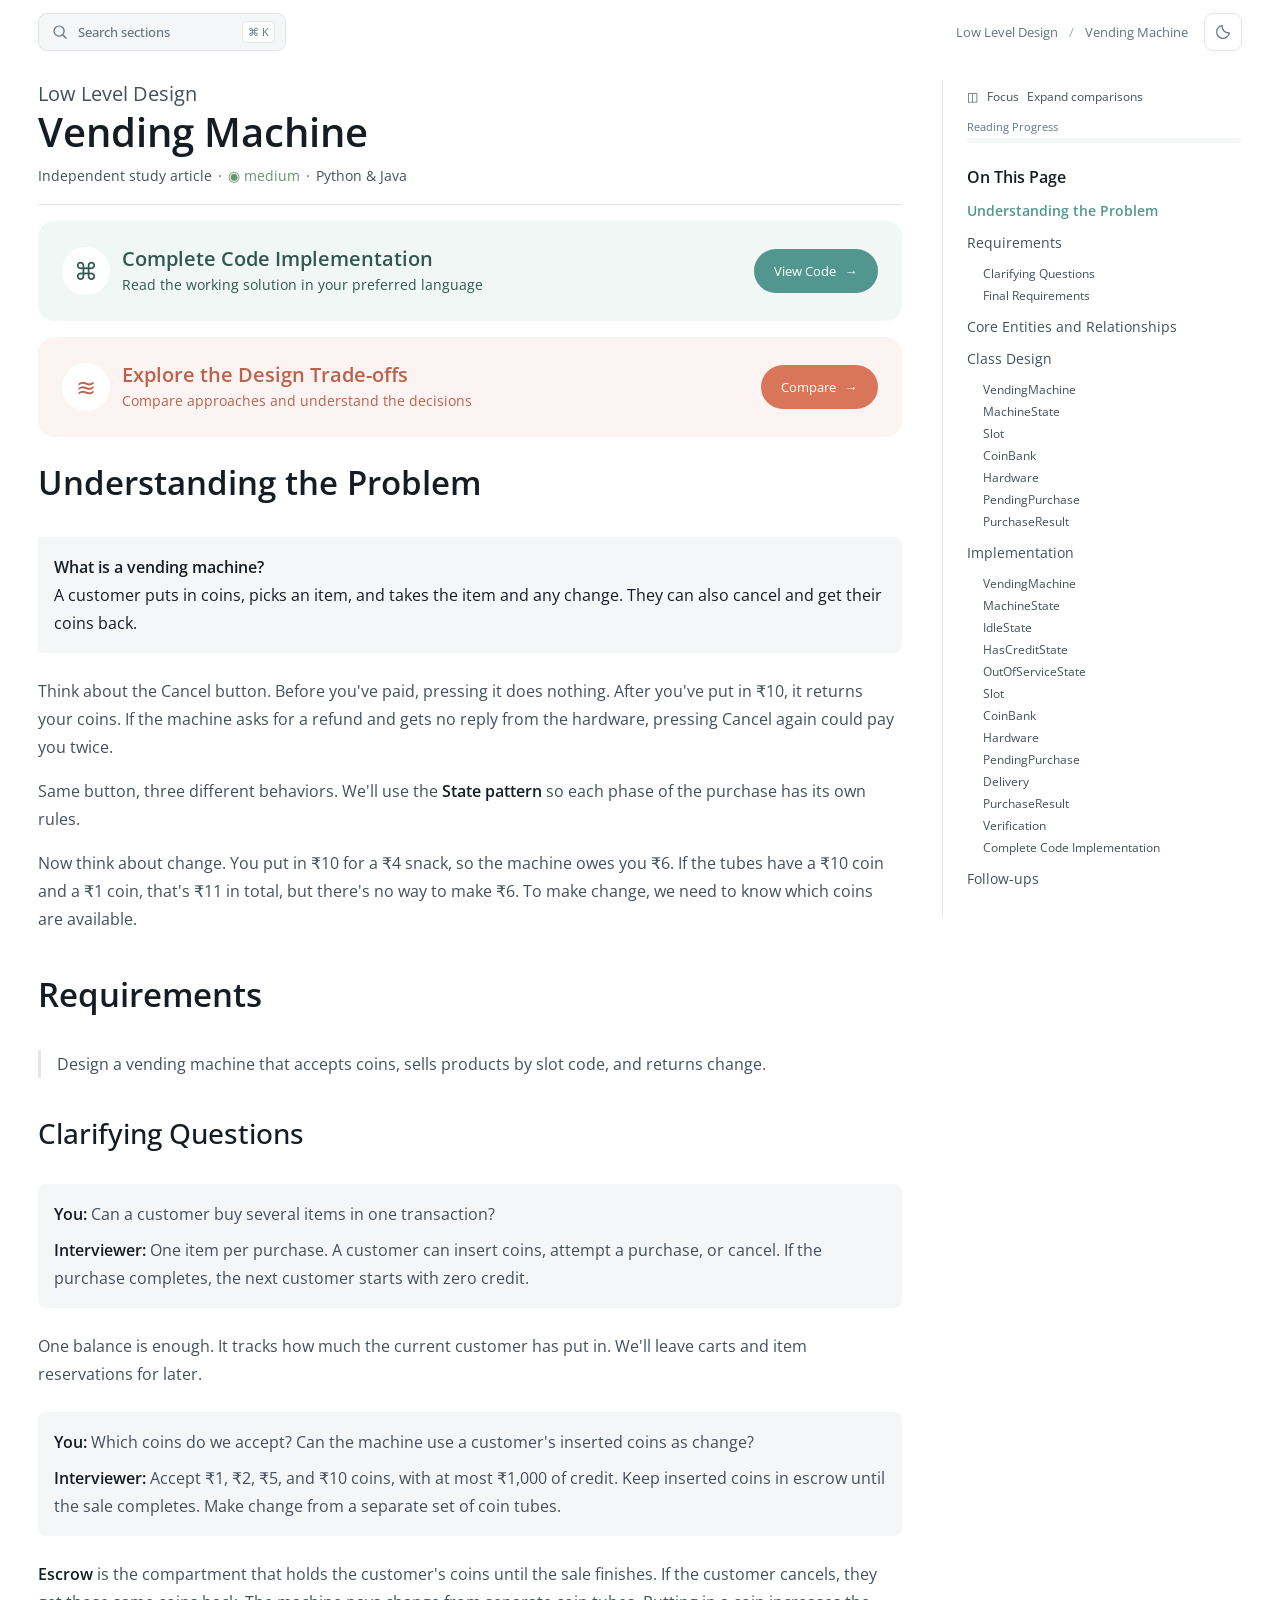
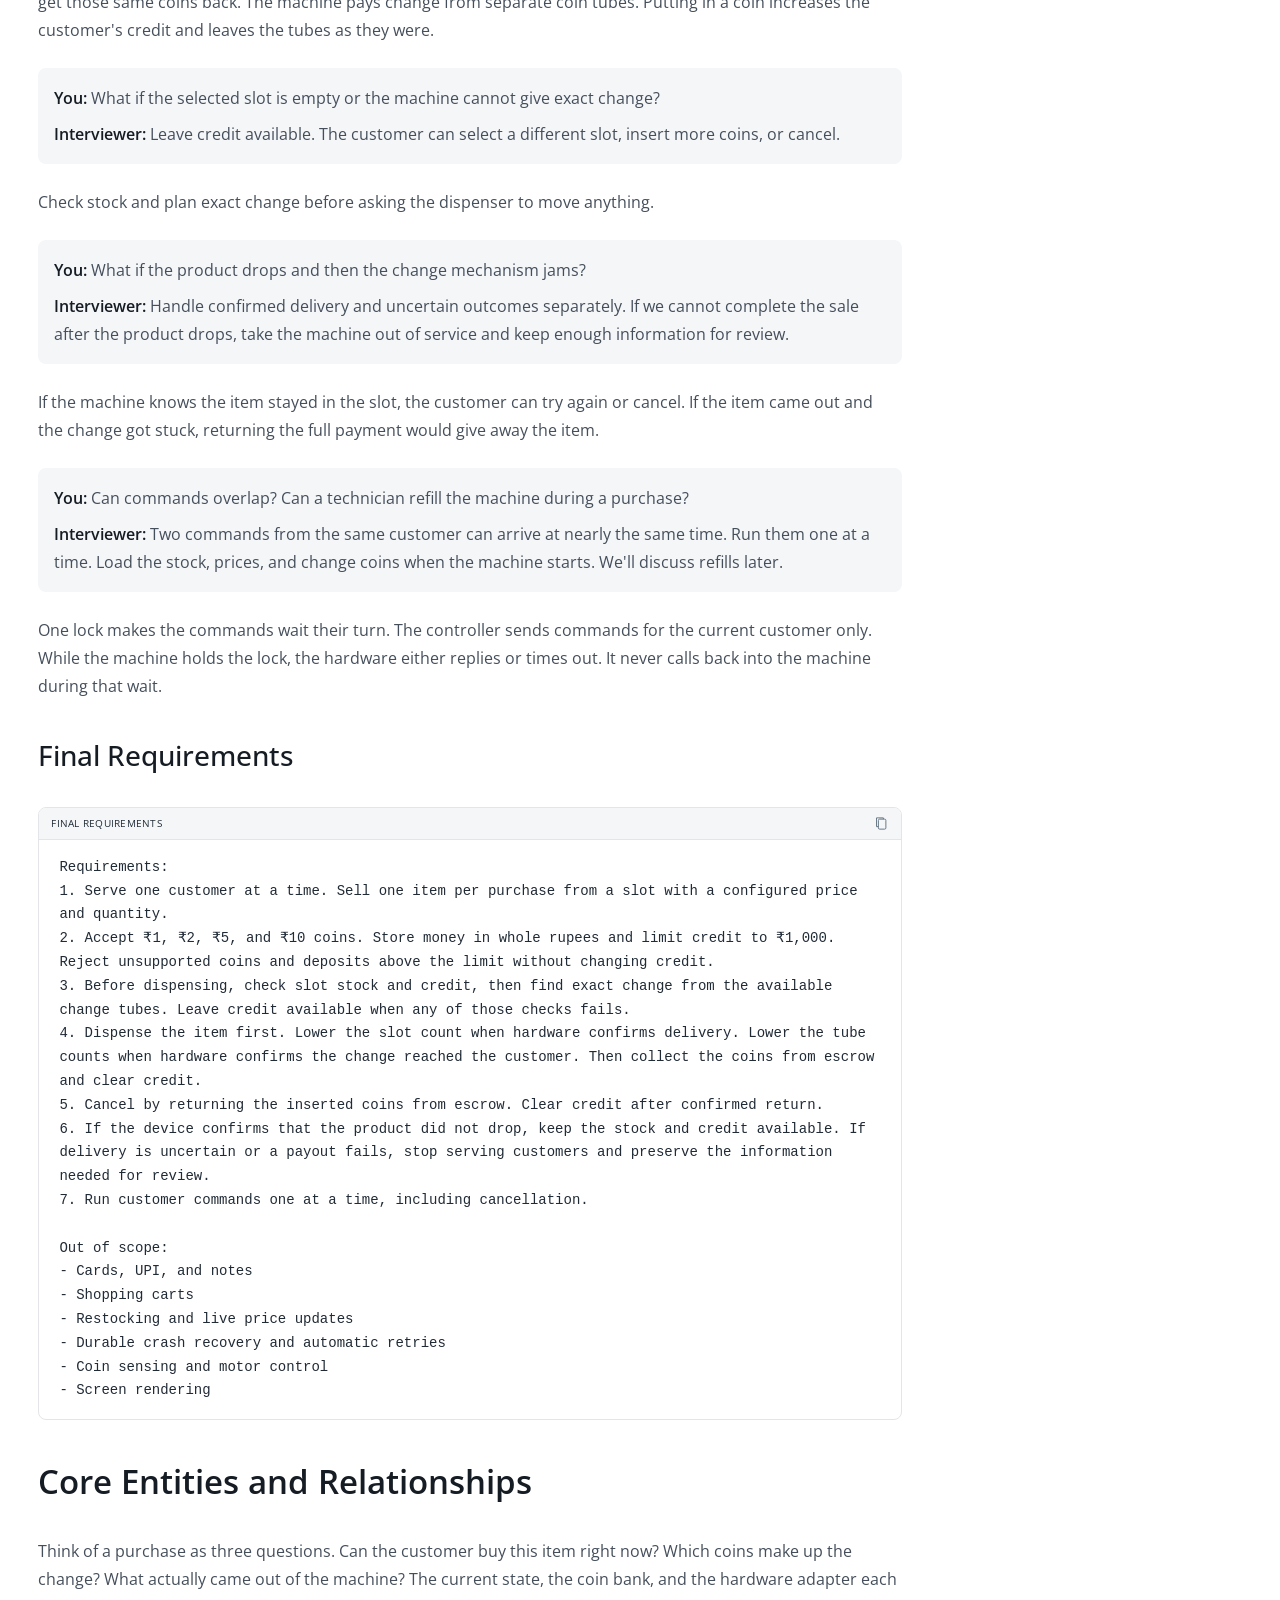
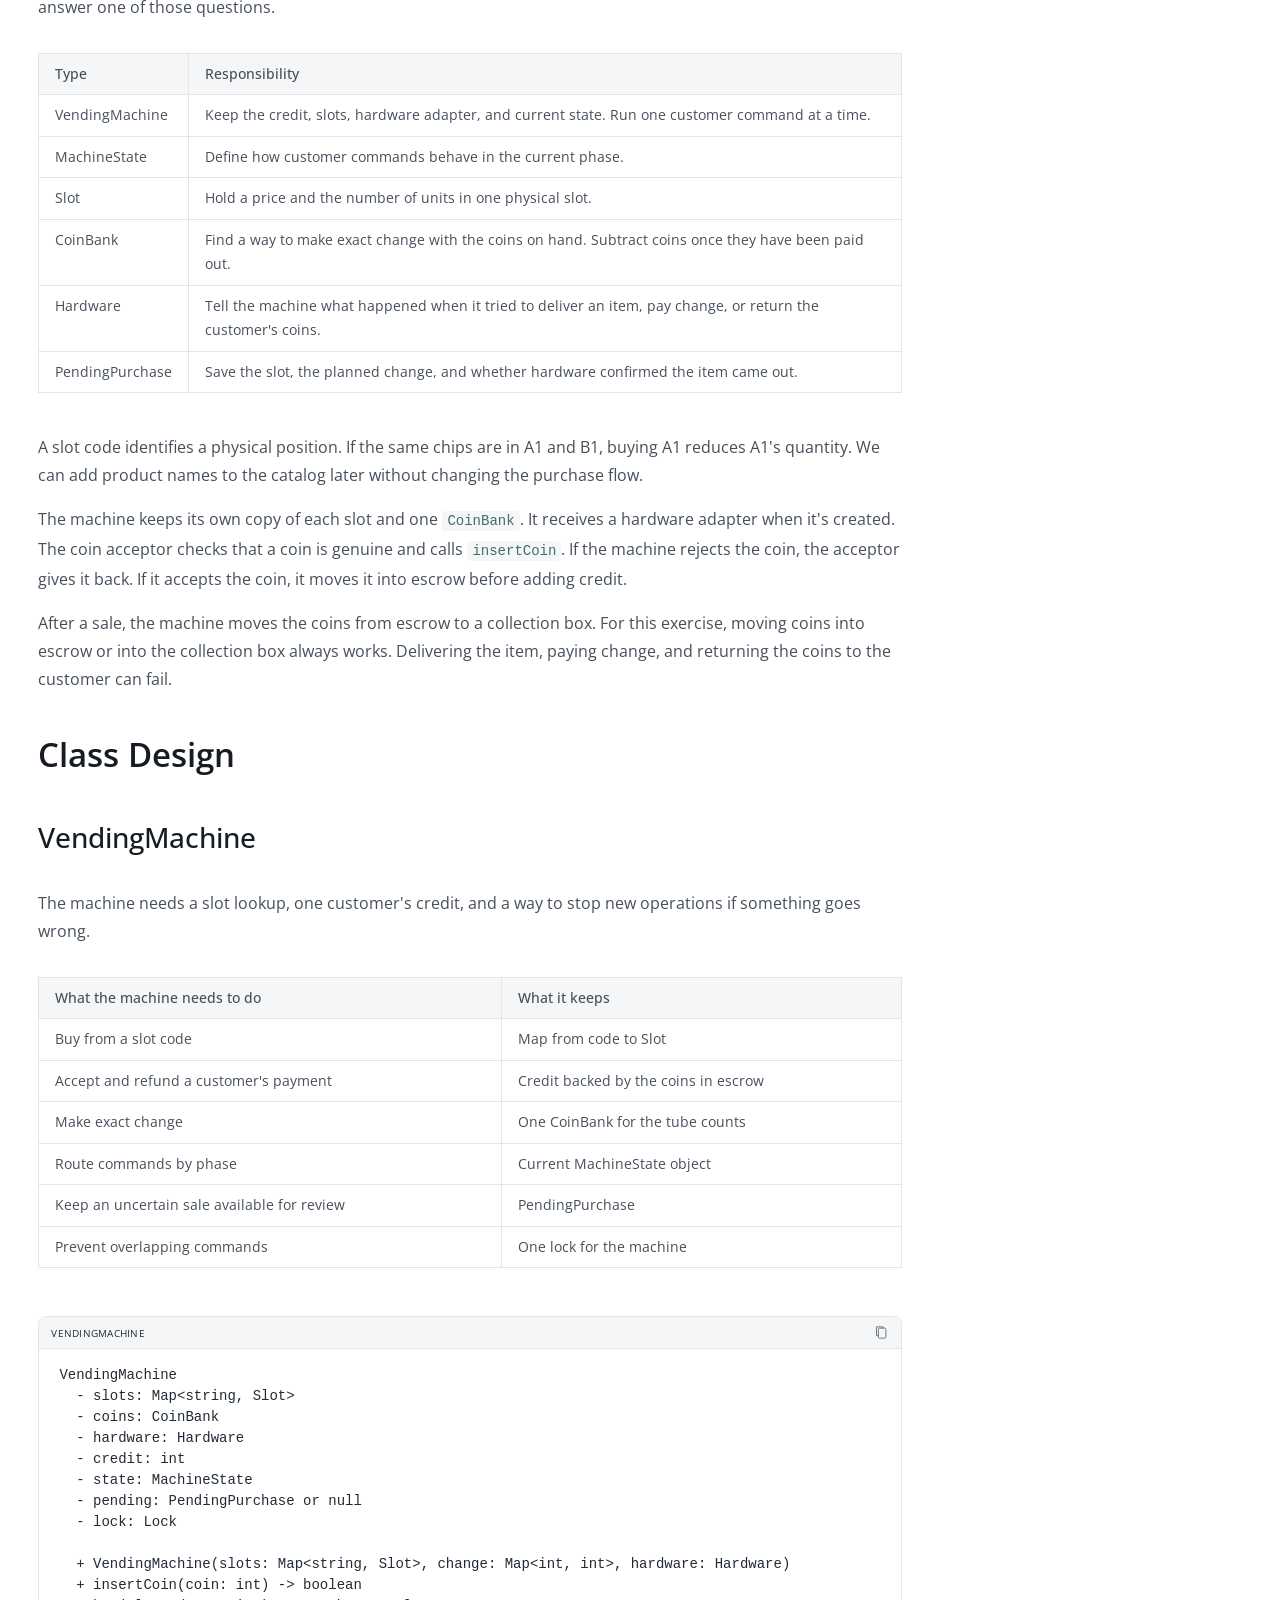
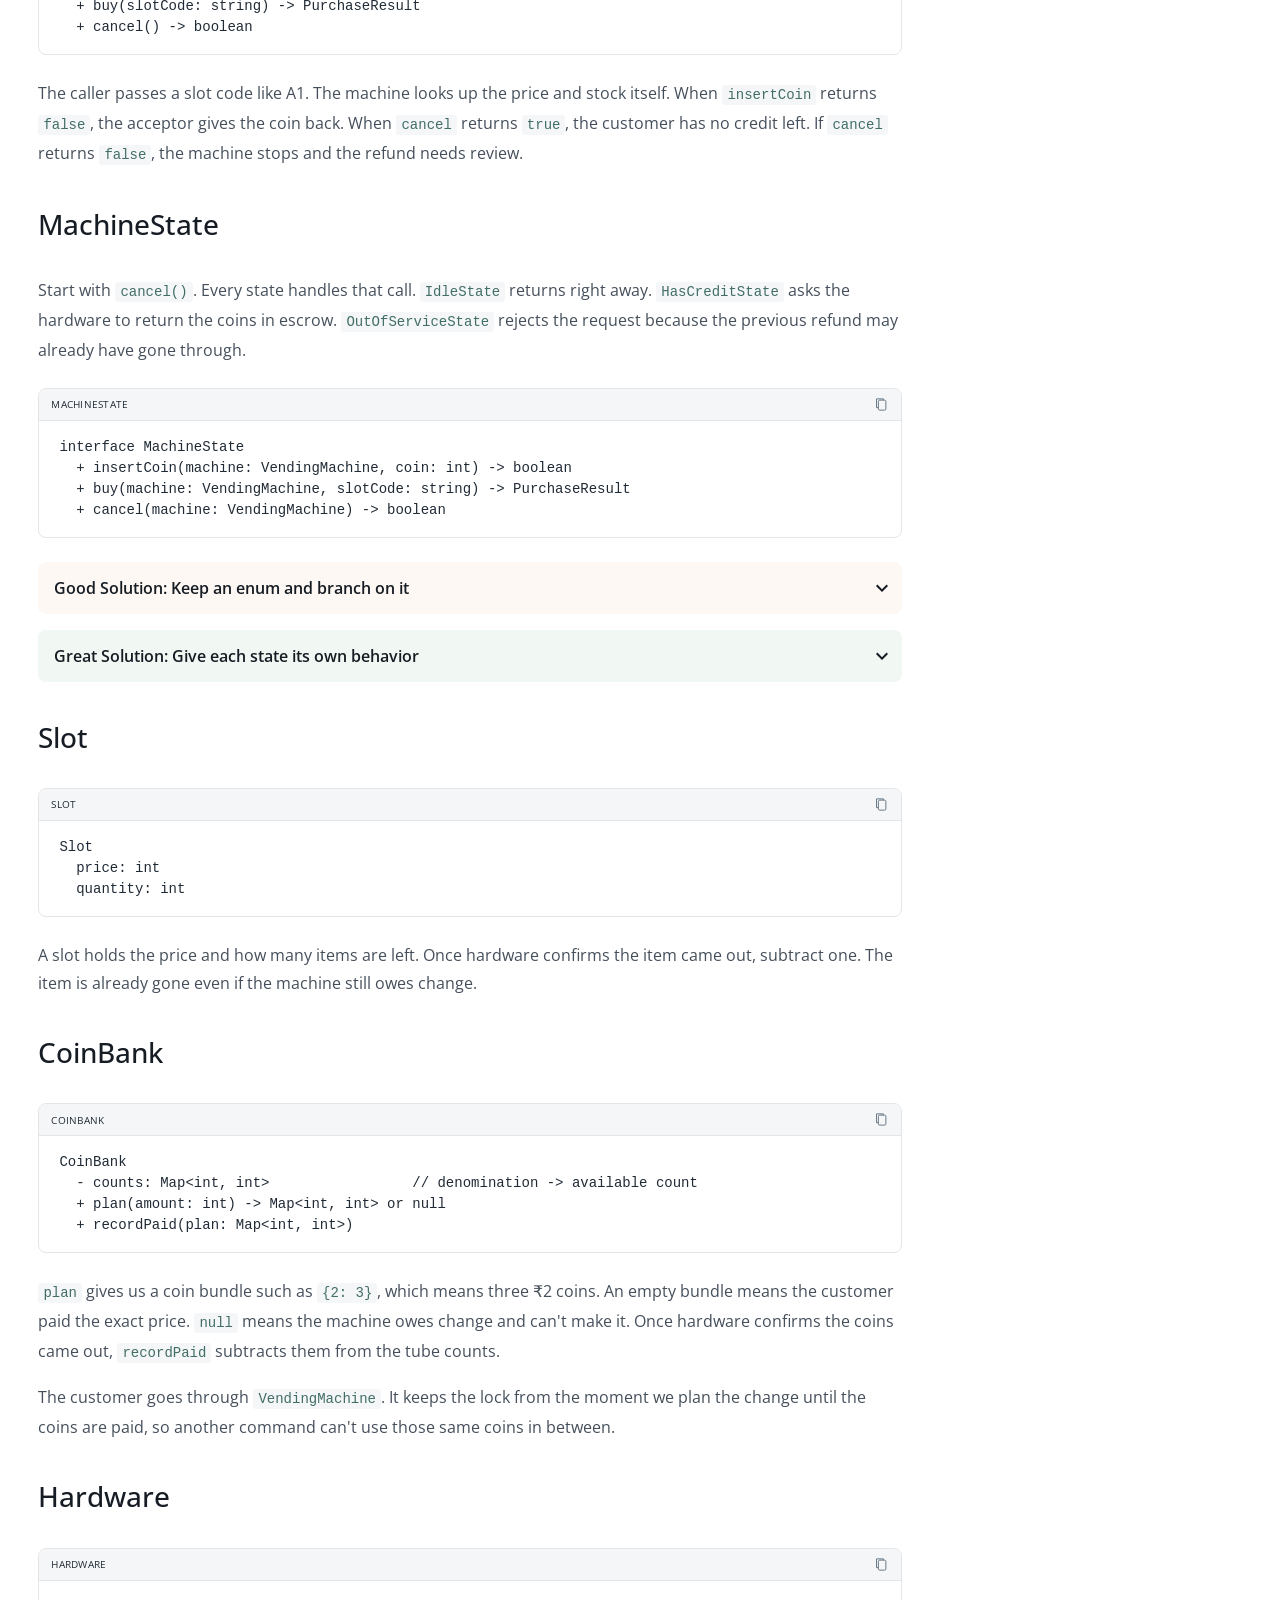
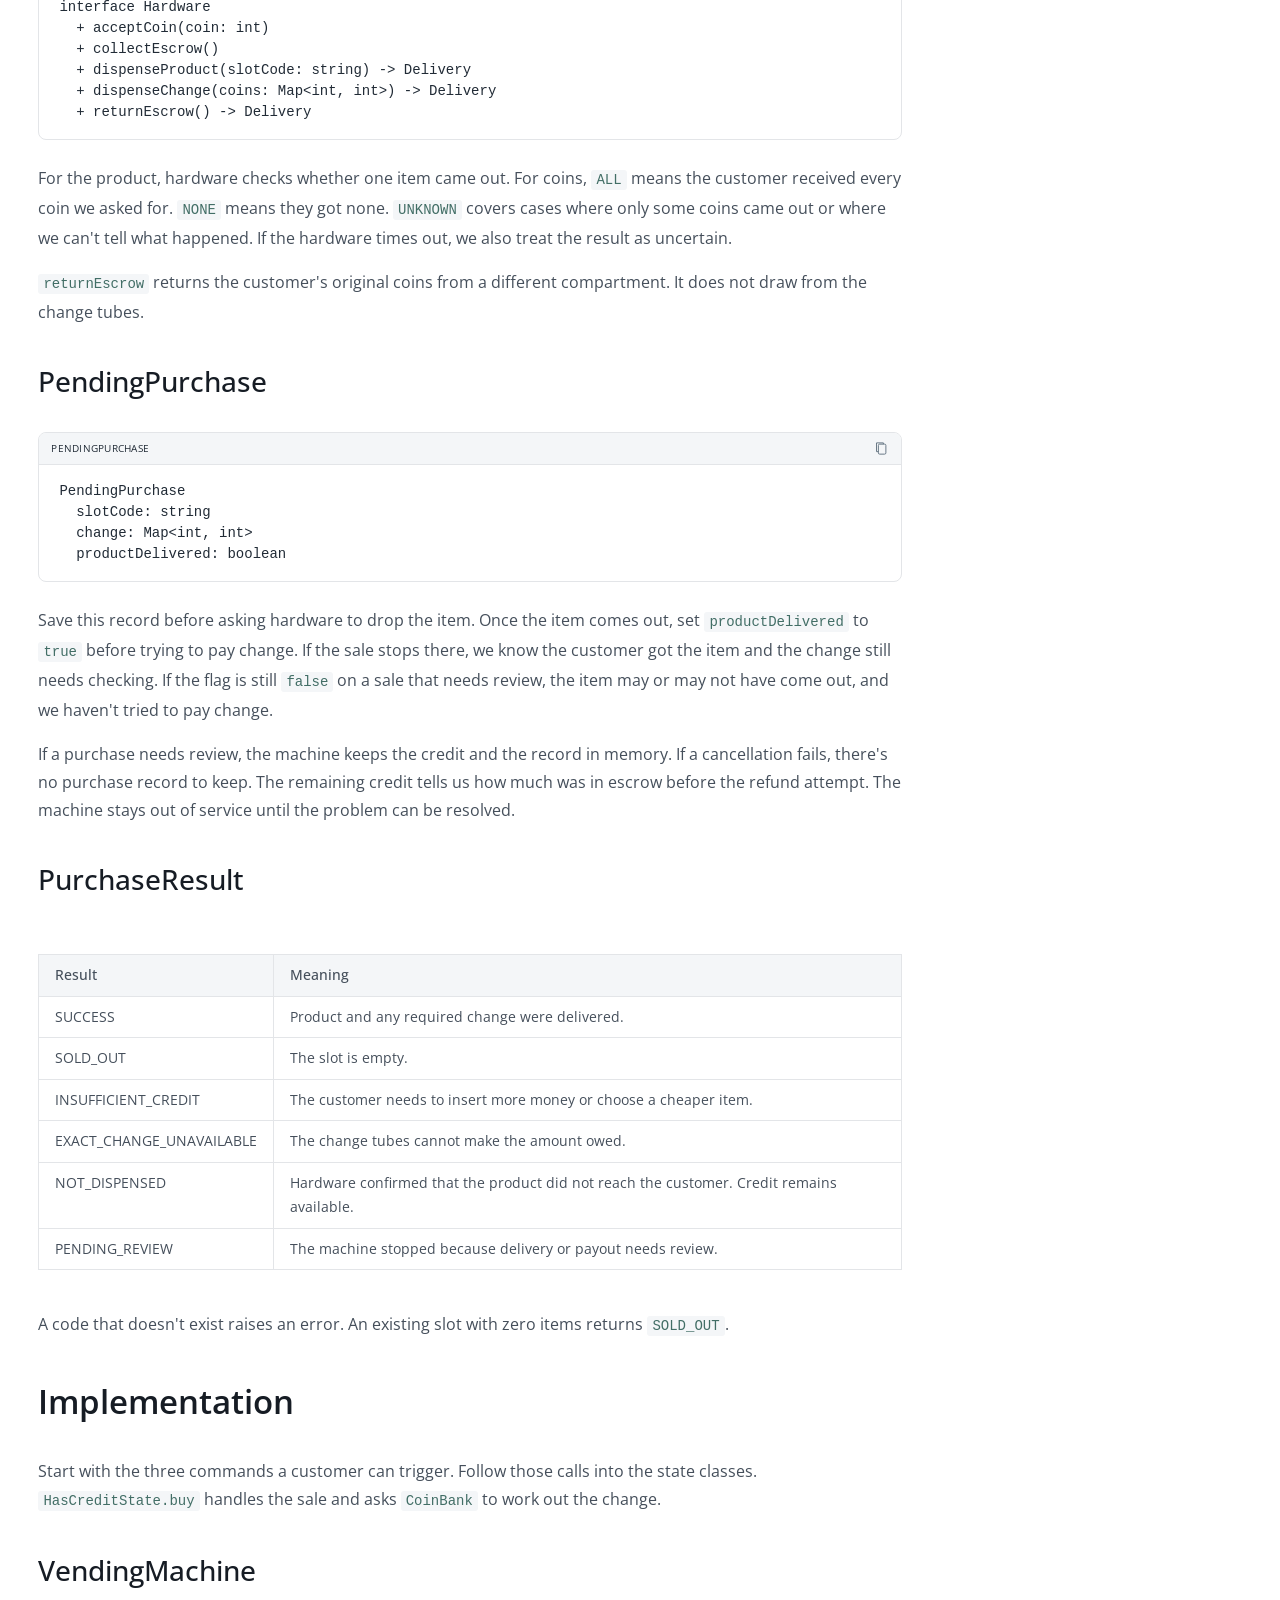
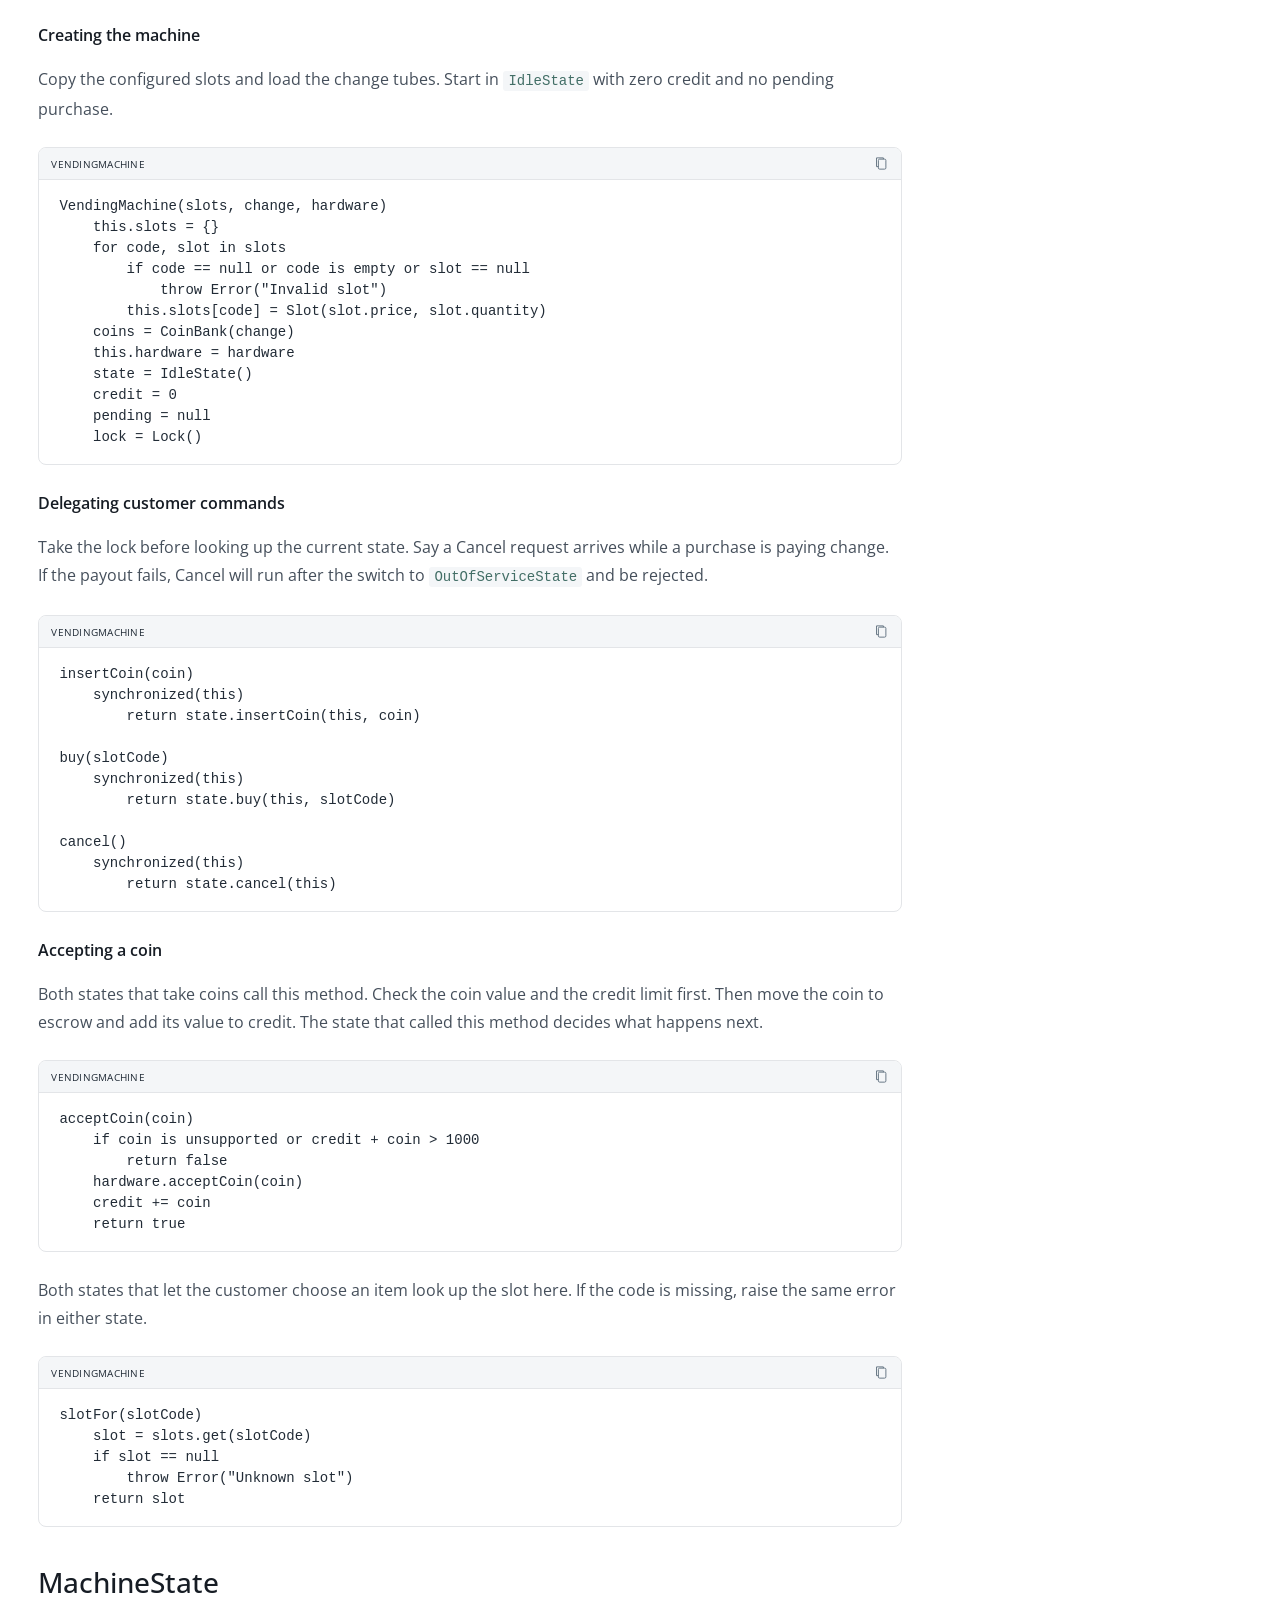
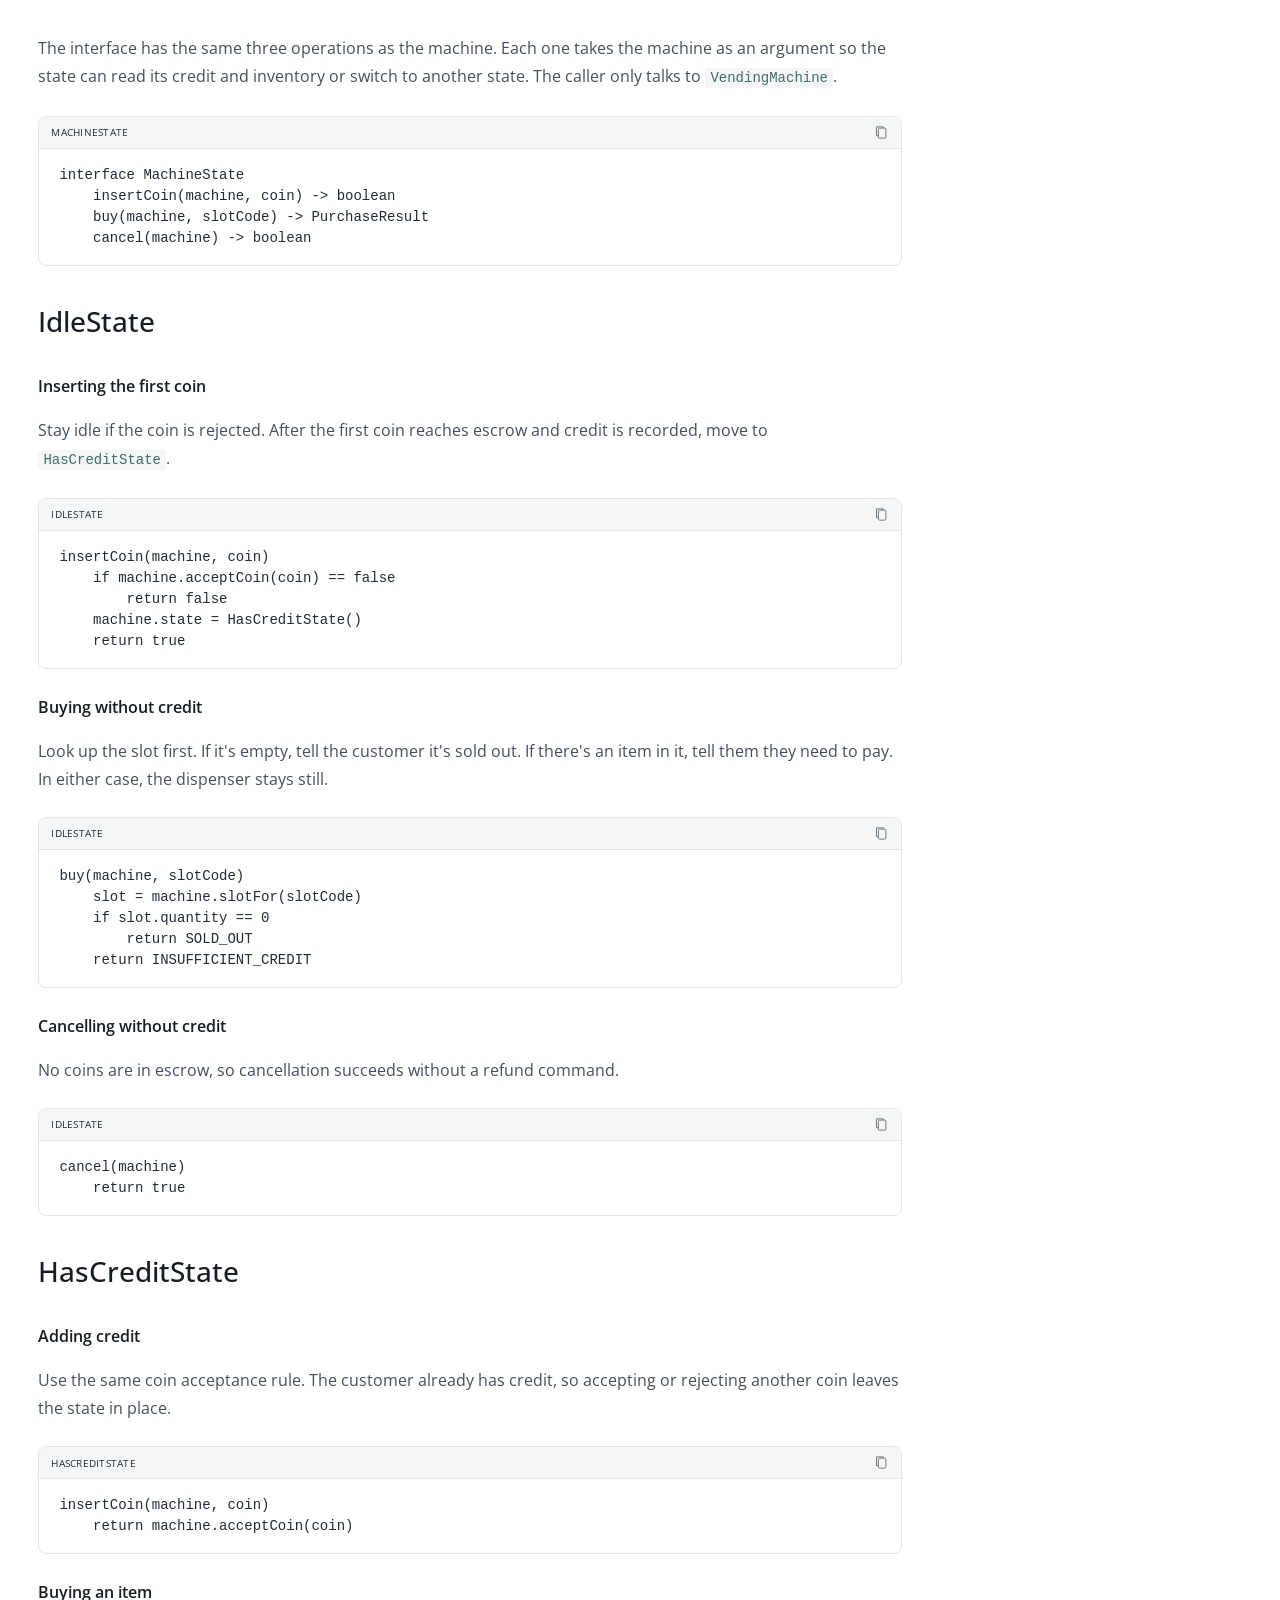
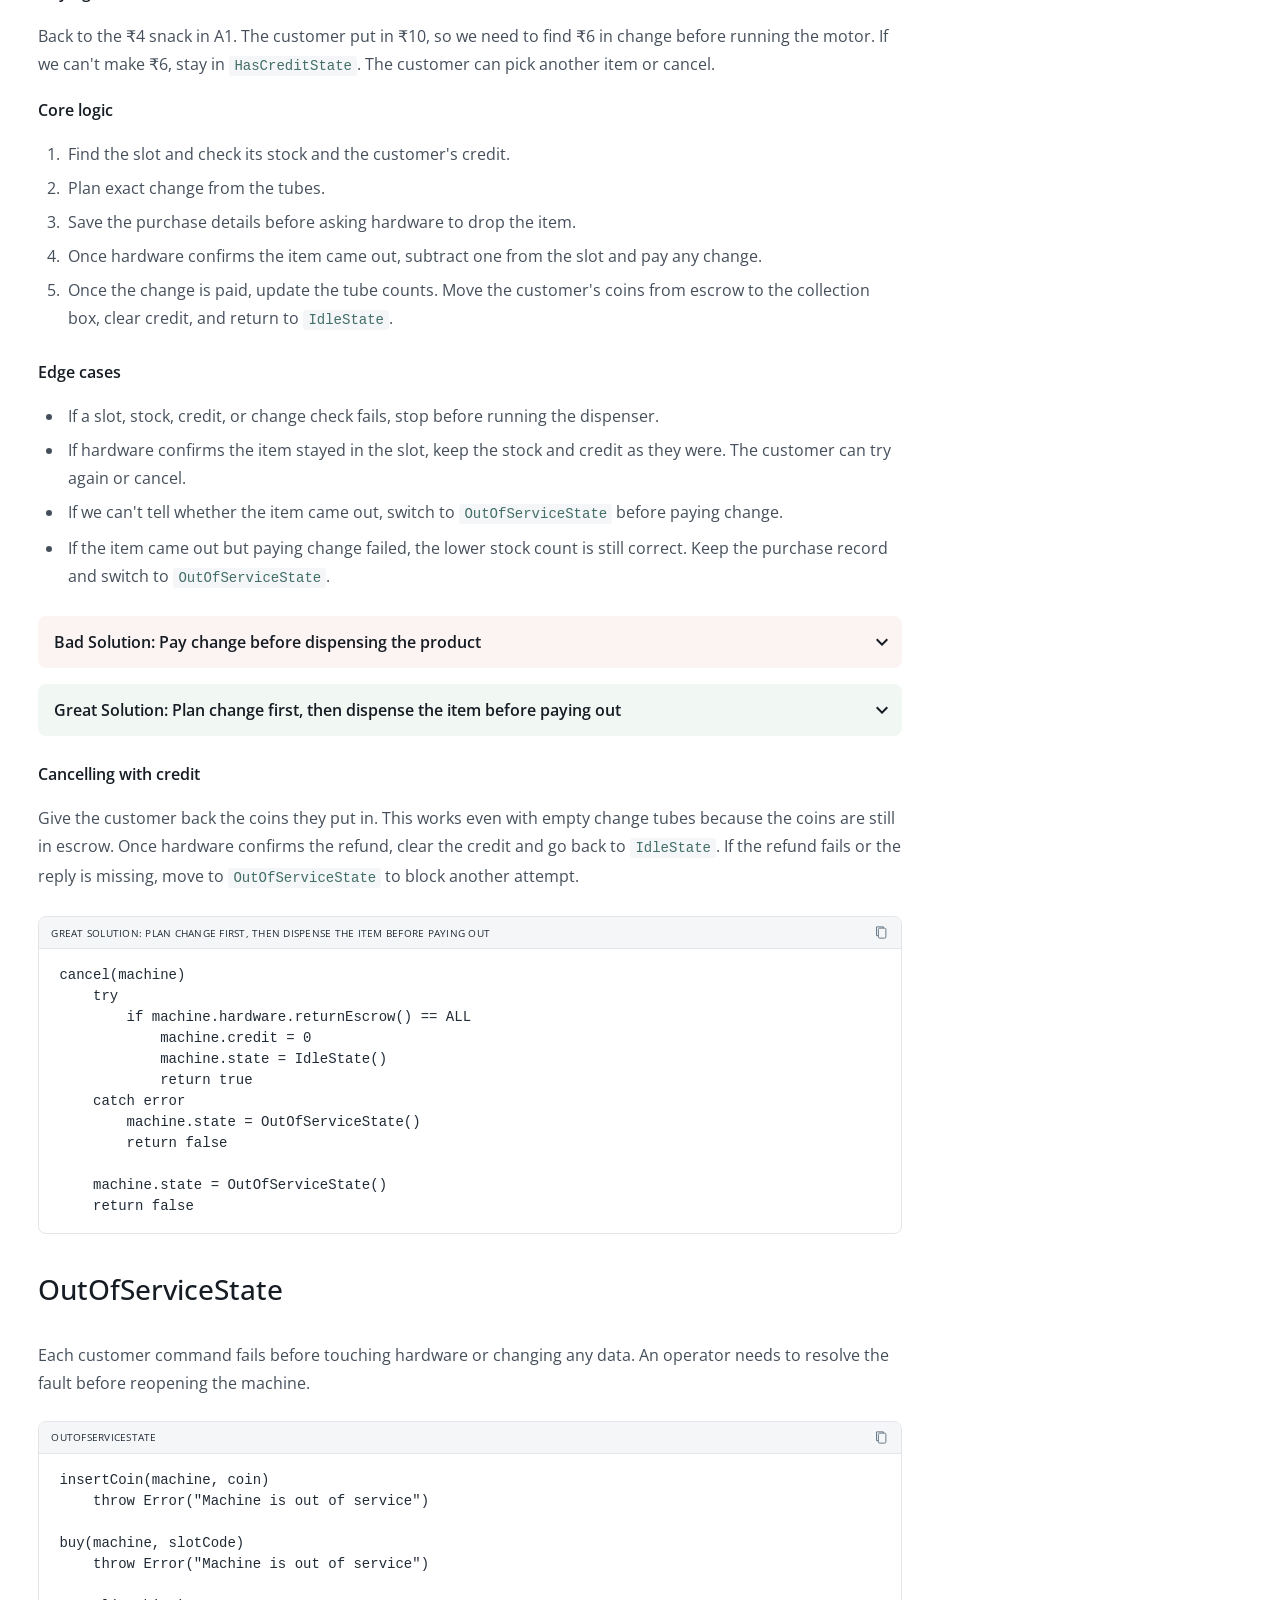
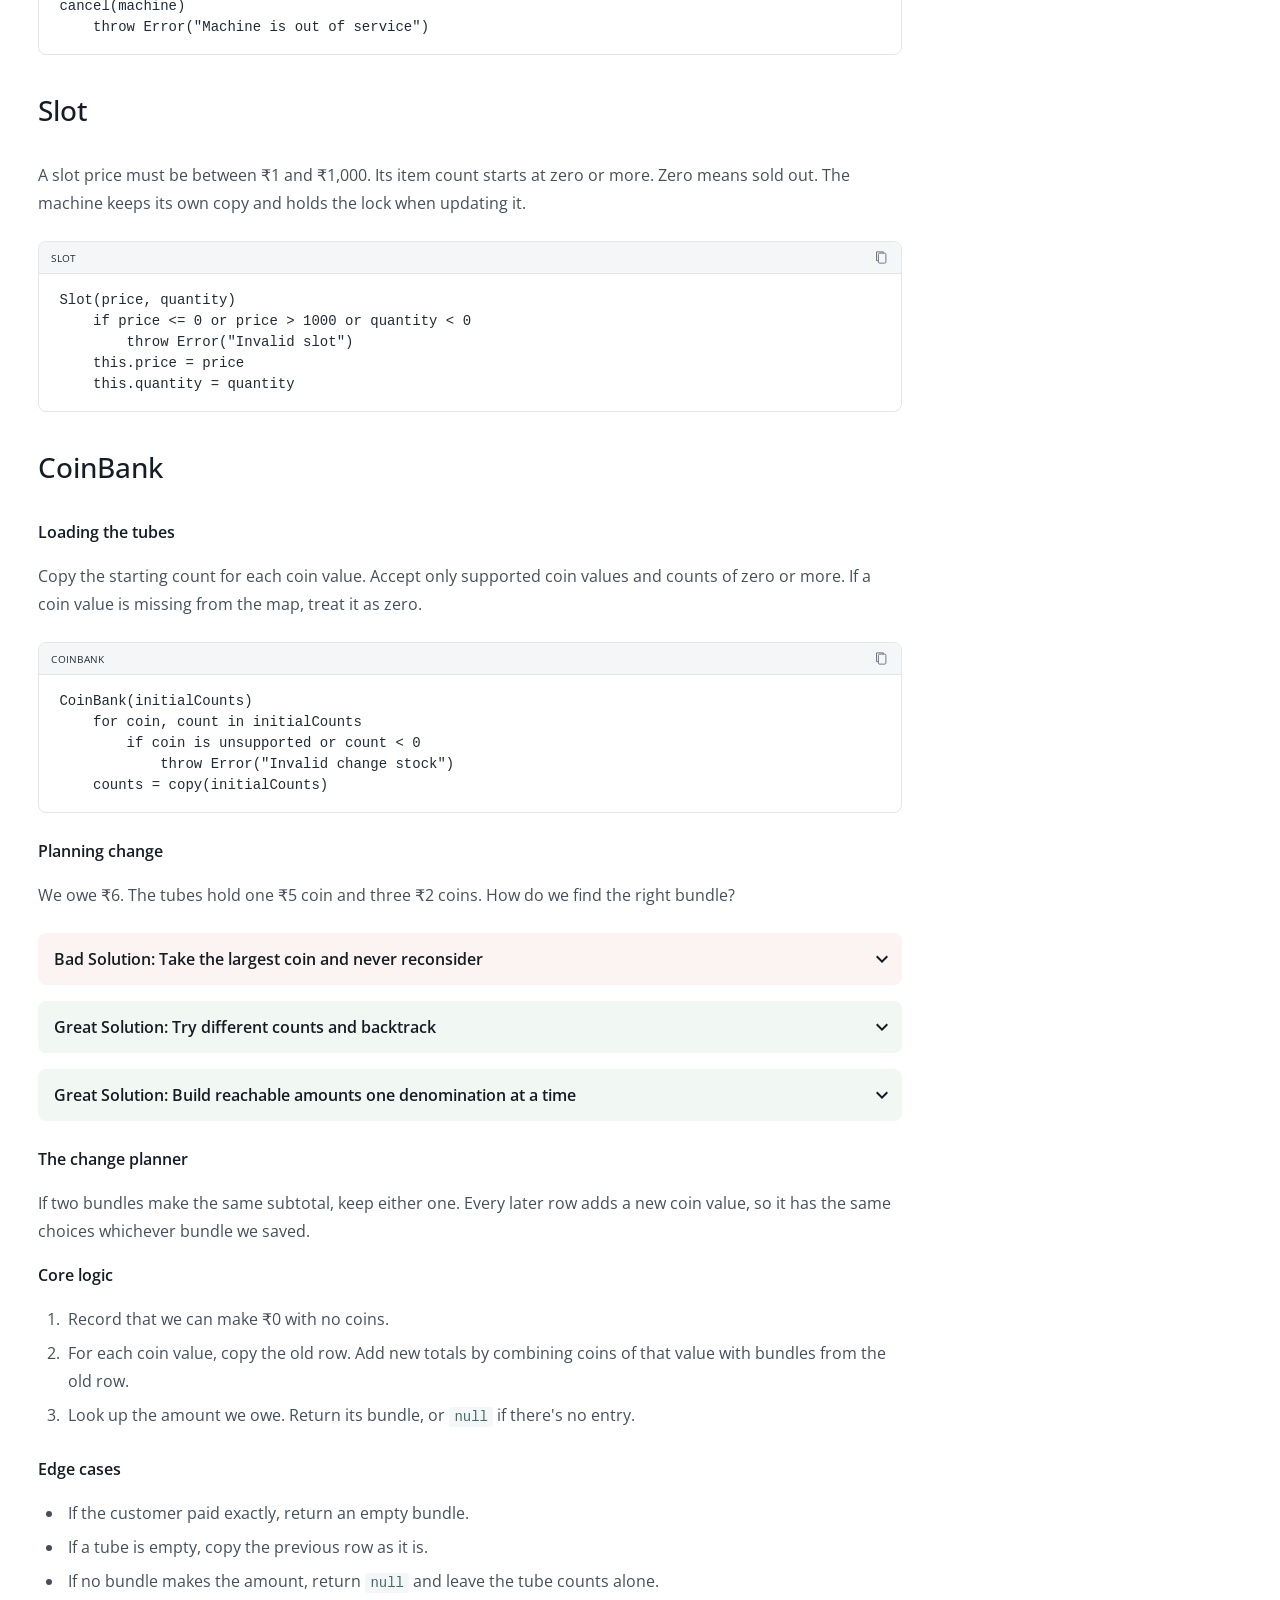
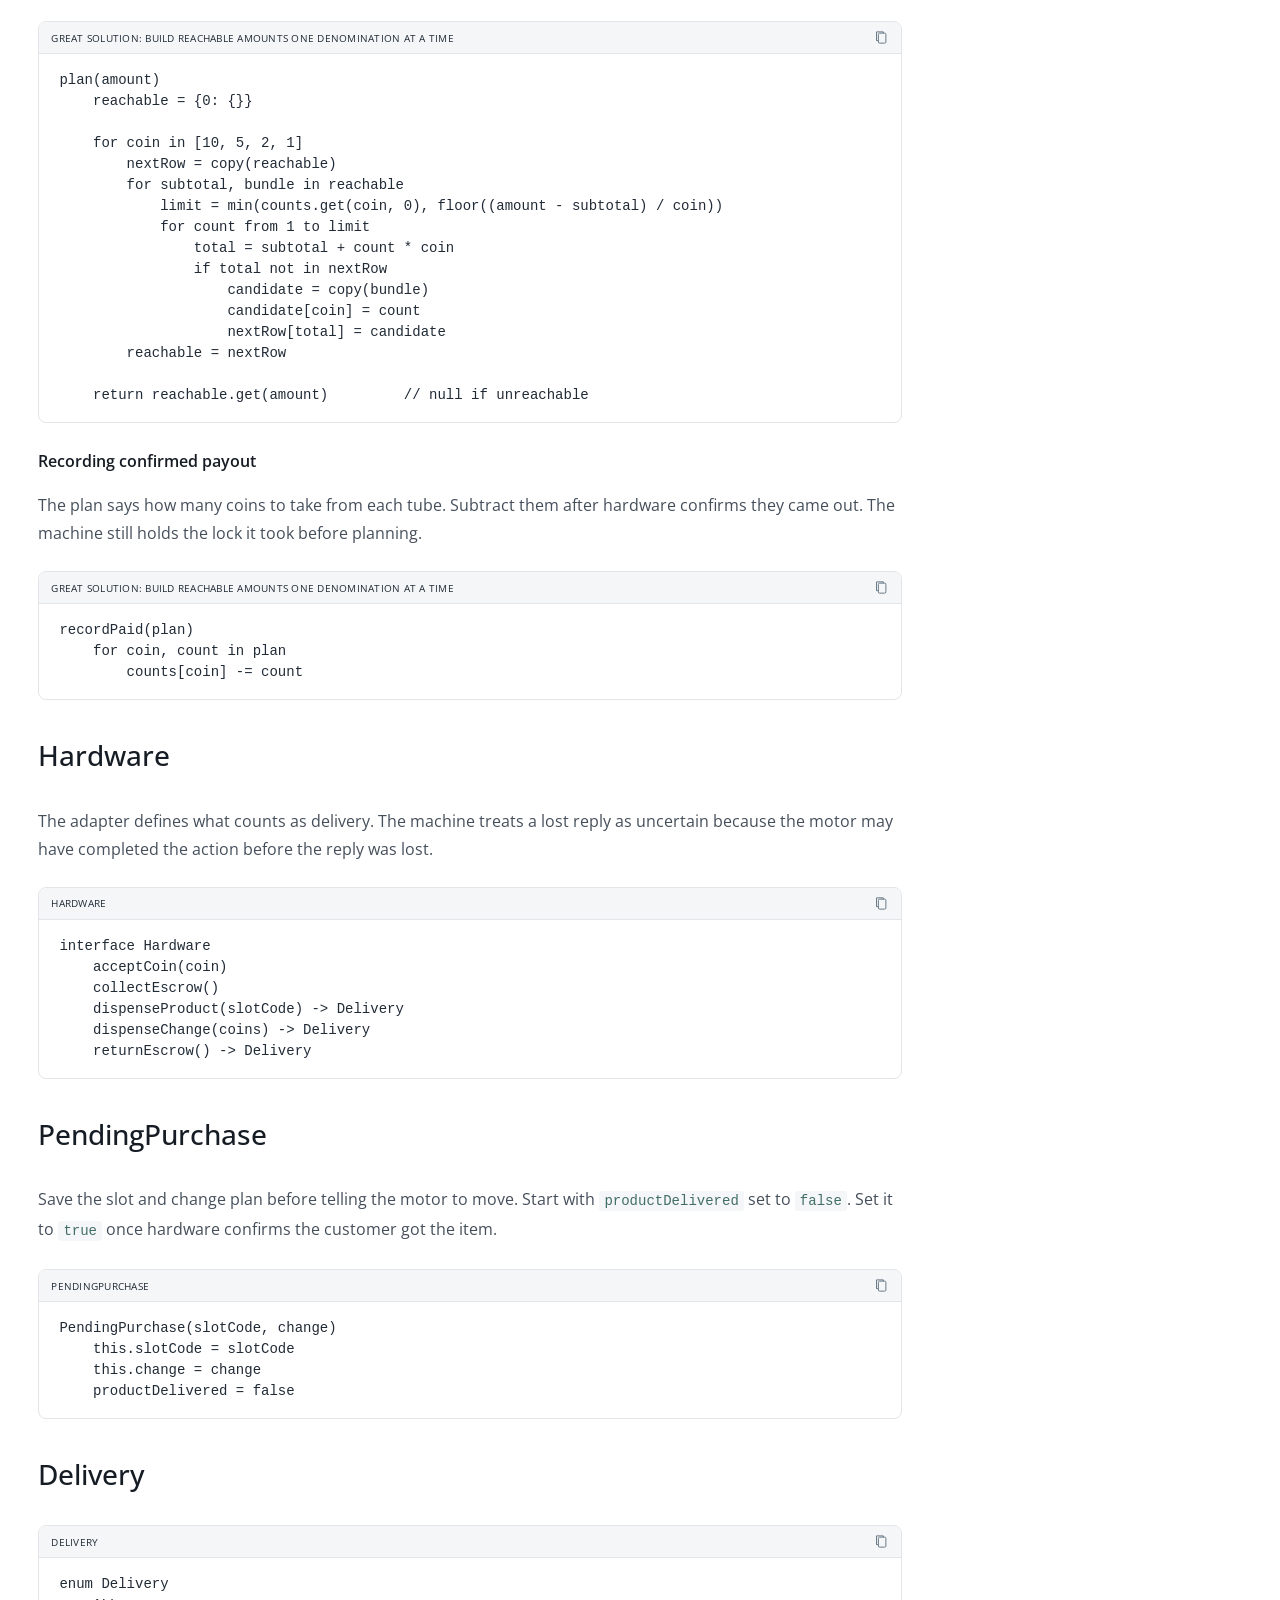
<file: vending-machine/index.html>
<!doctype html>
    <html lang="en"><head><meta charset="utf-8"><link rel="icon" type="image/svg+xml" href="../favicon.svg"><meta name="viewport" content="width=device-width,initial-scale=1"><title>Vending Machine Low Level Design</title><meta name="description" content="A complete vending machine low-level design walkthrough using the State pattern with runnable Python and Java."><style>@font-face{font-family:OpenSans;src:url([data-uri]) format('woff2');font-weight:300 800;font-display:swap}
:root{--paper:#fff;--text:#161c24;--body:#454f5b;--muted:#637381;--border:#e3e5e8;--soft:#f4f6f8;--primary:#52978f;--primary-soft:#f0f7f5;--coral:#d97659;--coral-soft:#fcf4f2;--code:#212b36;--sidebar:256px;color-scheme:light}
*{box-sizing:border-box}body{margin:0;background:var(--paper);color:var(--body);font-family:OpenSans,Arial,sans-serif;font-size:16px}a{color:inherit;text-decoration:none}button,input{font:inherit}button,a,summary{-webkit-tap-highlight-color:transparent}button{cursor:pointer;color:inherit}button:focus-visible,a:focus-visible,summary:focus-visible,input:focus-visible,pre:focus-visible{outline:2px solid var(--primary);outline-offset:3px}button{background:none;border:0}button:hover,a:hover{color:var(--primary)}[hidden]{display:none!important}.skip{position:fixed;top:-60px;left:275px;z-index:100;background:var(--paper);padding:12px}.skip:focus{top:6px}

.main{margin-left:0}.topbar{height:48px;background:var(--paper);position:sticky;top:0;z-index:20;display:flex;align-items:center;justify-content:space-between;padding:0 16px;gap:16px}.search-trigger{height:36px;width:160px;border:1px solid #91969c;border-radius:24px;display:flex;align-items:center;justify-content:space-between;padding:0 12px;color:#91969c;font-size:16px}.search-trigger kbd{font:10px OpenSans;color:#b3b9bf}.top-actions{display:flex;align-items:center;gap:16px}.top-actions>a{font-size:14px}.top-actions .tutor{border:1px solid var(--primary);color:var(--primary);border-radius:24px;padding:7px 10px;background:var(--primary-soft);font-size:13px}#theme{height:36px;width:36px;border:1px solid var(--border);border-radius:50%;font-size:23px}#menu{display:none}.outer{padding:12px 24px;max-width:1280px;margin:auto}.layout{max-width:1024px;margin:auto;display:grid;grid-template-columns:5fr 2fr}article{min-width:0;padding-right:24px;line-height:28px;color:var(--body)}.article-header{border-bottom:1px solid var(--border);padding:0 0 16px;margin-bottom:16px}.eyebrow{font-size:20px;line-height:28px}h1{font-size:39.809px;line-height:47.7708px;font-weight:600;color:var(--text);margin:0}article .metadata{font-size:14px;line-height:24px;margin:8px 0 0;display:flex;flex-wrap:wrap;gap:6px}.difficulty{color:#659471}.feature-card{border-radius:16px;padding:24px;display:flex;align-items:center;gap:12px;min-height:100px;margin:16px 0}.feature-card.green{background:var(--primary-soft);color:#31584f}.feature-card.coral{background:var(--coral-soft);color:#bd614a}.feature-icon{width:48px;height:48px;border-radius:50%;background:var(--paper);display:grid;place-items:center;font-size:24px;flex-shrink:0}.feature-card h2{font-size:20px;line-height:28px;margin:0;font-weight:600}.feature-card p{font-size:14px;line-height:24px;margin:0}.feature-card a{font-size:13px;white-space:nowrap;background:var(--primary);color:white;border-radius:30px;padding:8px 20px;margin-left:auto}.coral a{background:var(--coral)}
article h2{font-size:33.18px;font-weight:600;line-height:43.134px;color:var(--text);margin:40px 0 27.54px}article h3{font-size:27.65px;font-weight:500;line-height:38.71px;color:var(--text);margin:36px 0 27.65px}article h4{font-size:20px;color:var(--text);margin:28px 0 16px}article p{font-size:16px;line-height:28px;margin:16px 0 8px}article ul,article ol{padding-left:26px;margin:16px 0 24px}article li{padding-left:4px;margin:6px 0}article strong{font-weight:600;color:var(--text)}article p a,article li a{color:var(--primary);text-decoration:underline;text-underline-offset:3px}.heading-anchor{opacity:0;font-size:18px;margin-left:10px;color:var(--primary)}h2:hover .heading-anchor,h3:hover .heading-anchor,.heading-anchor:focus{opacity:1}[id]{scroll-margin-top:80px}.callout{background:var(--soft);border-radius:0 8px 8px 0;padding:16px;margin:24px 0!important;color:var(--text)}.callout-title{display:block}blockquote{border-left:3px solid var(--border);padding:0 16px;margin:16px 0;color:var(--body)}blockquote p{margin:8px 0}blockquote.dialogue{background:var(--soft);border:0;border-radius:8px;padding:8px 16px;margin:24px 0}article table{border-collapse:collapse;font-size:14px;line-height:24.5px;width:100%;margin:24px 0;color:var(--body)}th,td{border:1px solid var(--border);padding:8px 16px;text-align:left;vertical-align:top}th{background:var(--soft);font-weight:500}.table-wrap{overflow-x:auto}article :not(pre)>code{font-family:ui-monospace,SFMono-Regular,Menlo,Consolas,monospace;font-size:14px;color:#426e66;background:var(--soft);padding:2px 5px;border-radius:3px;overflow-wrap:anywhere}
.codebox{border:1px solid var(--border);border-radius:8px;overflow:hidden;margin:24px 0;background:var(--paper);color:var(--code)}.codebar{min-height:32px;display:flex;align-items:center;justify-content:space-between;background:var(--soft);border-bottom:1px solid var(--border)}.code-title{padding:4px 12px;font-size:10px;line-height:20px;text-transform:uppercase;letter-spacing:.25px}.copy{font-size:17px;color:var(--muted);padding:3px 12px;flex-shrink:0;align-self:stretch}.copy:hover{background:var(--primary-soft)}pre{padding:16px 20px;margin:0;overflow:auto;font-family:ui-monospace,SFMono-Regular,'SF Mono',Menlo,Consolas,monospace;font-size:14px;line-height:21px;tab-size:4;scrollbar-width:thin}pre code{font:inherit;color:inherit}.codebar [role=tablist]{display:flex;overflow:auto}.codebar [role=tab]{font-size:13px;border-right:1px solid var(--border);padding:10px 12px;line-height:20px;white-space:nowrap;color:var(--body)}.codebar [role=tab][aria-selected=true]{background:var(--paper);color:var(--text);box-shadow:inset 0 2px var(--primary)}.full-code pre{max-height:620px}.k,.kd,.kn,.kc,.kt{color:#53988e}.s,.s1,.s2{color:#aa6650}.c,.c1,.cm{color:#919a9d;font-style:italic}.mi,.mf{color:#b27857}.nf,.nc{color:#416978}.o{color:#6b7785}
.comparison{border-radius:8px;margin:24px 0;background:var(--soft)}.comparison.bad{background:#fcf3f3}.comparison.good{background:#f0f7f3}.comparison.neutral{background:#faf7ef}.comparison>summary{padding:20px 16px;cursor:pointer;font-size:16px;font-weight:600;line-height:26px;color:var(--text);list-style:none;display:flex;align-items:center;justify-content:space-between;gap:16px}.comparison>summary:after{content:'⌄';font-size:20px;flex-shrink:0}.comparison[open]>summary:after{transform:rotate(180deg)}.comparison-body{padding:0 16px 16px}.comparison-body>p:first-child{margin-top:8px}.comparison-body>.codebox:last-child{margin-bottom:0}
.toc{position:sticky;top:48px;align-self:start;border-left:1px solid var(--border);padding:8px 28px 24px;height:calc(100vh - 48px);min-width:0}.reading-tools{display:flex;gap:8px;font-size:12px;white-space:nowrap;align-items:center}.reading-tools button{padding:0}.progress-label{font-size:11px;color:var(--muted);margin:14px 0 4px}.progress{height:5px;background:var(--soft);border-radius:4px;overflow:hidden}.progress>div{height:100%;width:0;background:var(--primary);border-radius:4px}.toc h2{font-size:16px;line-height:24px;color:var(--text);margin:22px 0 12px;font-weight:600}.toc nav{overflow:auto;max-height:calc(100vh - 220px);scrollbar-width:thin}.toc a{display:block;white-space:nowrap;overflow:hidden;text-overflow:ellipsis;font-size:14px;line-height:20px;margin:0 0 12px}.toc .toc-h3{font-size:12px;padding-left:16px;line-height:18px;margin-bottom:4px}.toc a.active{color:var(--primary);font-weight:600}.toc a.toc-h2:not(:first-child){margin-top:12px}.article-footer{border-top:1px solid var(--border);padding:24px 0 48px;margin-top:48px}.article-footer p{font-size:12px;line-height:22px;color:var(--muted)}.article-footer>a{font-size:13px;color:var(--primary);margin-right:24px}#exit-focus{position:fixed;right:20px;bottom:20px;background:var(--paper);border:1px solid var(--border);border-radius:30px;padding:12px 20px;z-index:40;box-shadow:0 4px 16px #0001}.focus-mode .sidebar,.focus-mode .toc{display:none}.focus-mode .main{margin-left:0}.focus-mode .layout{display:block}.focus-mode article{padding-right:0}.focus-mode .topbar{border-bottom:1px solid var(--border)}dialog{width:min(600px,calc(100vw - 32px));padding:0;background:var(--paper);color:var(--body);border:1px solid var(--border);border-radius:12px;box-shadow:0 16px 80px #0003;top:12vh;margin-top:0}dialog::backdrop{background:#161c2455;backdrop-filter:blur(3px)}dialog form{display:flex;border-bottom:1px solid var(--border);padding:16px;gap:12px}dialog input{border:0;background:transparent;color:inherit;min-width:0;flex:1;padding:8px}dialog button{font-size:12px}#search-results{max-height:55vh;overflow:auto;padding:12px}#search-results a{display:block;padding:10px 12px;border-radius:6px;font-size:14px}#search-results a:hover{background:var(--primary-soft)}#toast{position:fixed;bottom:24px;left:50%;transform:translateX(-50%);background:var(--text);color:var(--paper);border-radius:8px;padding:10px 18px;font-size:13px;z-index:100;opacity:0;pointer-events:none}#toast.show{opacity:1}
.dark{--paper:#161c24;--text:#f4f6f8;--body:#c4cdd5;--muted:#919eab;--border:#343e49;--soft:#212b36;--primary:#79b6ac;--primary-soft:#203c36;--coral-soft:#3b2928;--code:#dfe5eb;color-scheme:dark}.dark .comparison.bad{background:#35262a}.dark .comparison.good{background:#20372f}.dark .comparison.neutral{background:#353127}.dark .green{color:#b8d6ce}.dark .coral{color:#e7ae9c}.dark article :not(pre)>code{color:#94bcb5}
@media(max-width:1099px){.feature-card{padding:20px}.feature-card h2{font-size:18px}.feature-card a{padding:8px 14px}#focus{display:none}}
@media(max-width:900px){.feature-card{flex-wrap:wrap}.feature-card a{margin-left:60px}.feature-card>div{flex:1;min-width:180px}.outer{padding:20px}.top-actions .tutor{display:none}}
@media(max-width:767px){.main{margin-left:0}.topbar{gap:10px;padding:0 12px;border-bottom:1px solid var(--border)}#menu{display:block}.search-trigger{margin-right:auto;width:135px;height:32px;font-size:14px}.top-actions{gap:8px}.top-actions>a{display:none}.outer{padding:24px 20px}h1{font-size:36px;line-height:44px}.eyebrow{font-size:17px}article h2{font-size:28px;line-height:37px;margin:34px 0 24px}article h3{font-size:23px;line-height:32px;margin:30px 0 22px}article p{font-size:16px}.feature-card{padding:16px;gap:12px;min-height:100px}.feature-card h2{font-size:17px;line-height:24px}.feature-card p{font-size:12px;line-height:20px}.feature-card a{font-size:12px;padding:6px 14px}.feature-icon{width:36px;height:36px}.feature-card a{margin-left:48px}.metadata{font-size:12px!important}.codebar [role=tab]{padding:8px 10px}pre{padding:16px;font-size:13px;line-height:20px}th,td{padding:8px 10px;min-width:100px}.skip{left:12px}.heading-anchor{display:none}}
@media print{.sidebar,.topbar,.toc,.feature-card,.reading-tools,.copy,#exit-focus,.article-footer{display:none!important}.main{margin:0}.layout{display:block}.outer{padding:0;max-width:none}article{padding:0}pre{white-space:pre-wrap;max-height:none!important}details>summary{break-after:avoid}.codebox{break-inside:avoid}article h2,article h3{break-after:avoid}.heading-anchor{display:none}}
/* Match the reference's tighter header-to-article transition. */
.feature-card+h2{margin-top:24px}.feature-card h2{color:inherit}.nav-dot{width:10px;height:10px;border:1px solid #b4bfc1;border-radius:50%;font-size:0;flex-shrink:0}.selected .nav-dot{background:var(--primary);border-color:var(--primary)}.copy{display:flex;align-items:center;justify-content:center;min-width:38px}.copy svg{display:block}.toc{padding-top:2px}
article h5{font-size:17px;font-weight:600;margin:24px 0 16px;color:var(--text)}
/* Standalone article: omit the reference site's course and account navigation. */
.main{margin-left:0}.skip{left:20px}.topbar{max-width:1280px;margin:auto}.top-actions .article-home{font-size:13px;color:var(--muted)}.article-home span{margin:0 8px;color:#a4acb4}
@media(max-width:767px){.top-actions .article-home{display:none}.outer{padding-top:24px}}

.reference-code{margin:24px 0;border:1px solid var(--border);border-radius:8px;padding:0 16px}.reference-code>summary{cursor:pointer;padding:16px 0;color:var(--primary);font-weight:600}.reference-code .codebox{margin:0 0 16px}


/* One shared shell keeps the header, article and navigation aligned at every width. */
:root{--page-width:1360px;--page-gutter:clamp(20px,3vw,56px)}
.topbar,.outer{width:min(var(--page-width),calc(100% - 2 * var(--page-gutter)));max-width:none;margin-inline:auto;padding-inline:0}
.topbar{height:64px;gap:24px}.outer{padding-block:16px 40px}
.layout{max-width:none;display:grid;grid-template-columns:minmax(0,1fr) 300px;gap:40px}
article{padding-right:0;overflow-wrap:break-word}
.toc{top:64px;height:calc(100dvh - 64px);padding:8px 0 24px 24px;display:flex;flex-direction:column;overflow:hidden}
.toc nav{flex:1;min-height:0;max-height:none;overflow-y:auto;overscroll-behavior:contain;padding-right:10px}
.toc a{white-space:normal;overflow:visible;text-overflow:clip;overflow-wrap:anywhere}
.reading-tools{flex-wrap:wrap;row-gap:8px}.toc h2,.progress,.progress-label,.reading-tools{flex-shrink:0}
.feature-card>div{min-width:0}.codebox,.table-wrap{max-width:100%}
.requirements-panel pre{white-space:pre-wrap;overflow-wrap:anywhere;line-height:1.7}
.focus-mode{--page-width:800px}.focus-mode .toc{display:none}.focus-mode .layout{display:block}
@media(min-width:1920px){.layout{grid-template-columns:minmax(0,1fr) 320px;gap:48px}}
@media(max-width:1099px){:root{--page-width:860px}.layout{display:block}.toc{display:none}.topbar{gap:16px}}
@media(max-width:767px){.topbar{height:56px}.outer{padding-top:24px}.feature-card{max-width:100%}}
@media print{.outer{width:100%;padding:0}.layout{display:block}.toc{display:none}}

/* Keep section navigation fluid while honoring accessibility preferences. */
@media (prefers-reduced-motion: no-preference){
  html{scroll-behavior:smooth}
}

/* Consistent, restrained header controls with vector icons. */
.search-trigger{height:38px;width:248px;padding:0 10px 0 12px;border:1px solid var(--border);border-radius:9px;background:var(--soft);color:var(--muted);font-size:13px;font-weight:500;line-height:20px;gap:20px;transition:background .15s,border-color .15s,color .15s}
.search-label{display:flex;align-items:center;gap:9px;white-space:nowrap}
.search-trigger svg,#theme svg{width:18px;height:18px;fill:none;stroke:currentColor;stroke-width:1.65;stroke-linecap:round;stroke-linejoin:round;flex:none}
.search-trigger kbd{font:11px/20px OpenSans,Arial,sans-serif;letter-spacing:.02em;color:var(--muted);border:1px solid var(--border);border-radius:4px;background:var(--paper);padding:0 5px;white-space:nowrap}
.search-trigger:hover,#theme:hover{background:var(--primary-soft);border-color:var(--primary);color:var(--text)}
#theme{width:38px;height:38px;display:grid;place-items:center;padding:0;border:1px solid var(--border);border-radius:9px;background:var(--paper);color:var(--muted);transition:background .15s,border-color .15s,color .15s}
#theme .theme-sun{display:none}.dark #theme .theme-moon{display:none}.dark #theme .theme-sun{display:block}
@media(max-width:767px){.search-trigger{width:210px;max-width:calc(100vw - 100px);height:36px;gap:12px}#theme{width:36px;height:36px}.search-trigger kbd{display:none}}
@media(prefers-reduced-motion:reduce){.search-trigger,#theme{transition:none}}

/* Comparison accordions measured from Hello Interview's LLD articles. */
.comparison{border:0;border-radius:8px;margin:24px 0;overflow:hidden}
.comparison+.comparison{margin-top:-8px}
.comparison.bad{background:rgb(252,244,242)}.comparison.neutral{background:rgb(253,248,243)}.comparison.good{background:rgb(241,247,242)}
.comparison>summary{min-height:48px;padding:12px 8px 12px 16px;gap:8px;font-size:16px;font-weight:600;line-height:28px;align-items:center;transition:min-height 250ms}
.comparison[open]>summary{min-height:64px}
.comparison>summary:after{content:none}.comparison>summary::-webkit-details-marker{display:none}
.comparison-title{flex:1;min-width:0}
.comparison>summary>svg{width:24px;height:24px;flex-shrink:0;transition:transform 250ms}
.comparison[open]>summary>svg{transform:rotate(180deg)}
.comparison-body{padding:8px 16px 16px}
@media(prefers-reduced-motion:reduce){.comparison>summary,.comparison>summary>svg{transition:none}}
</style></head><body>
    <a class="skip" href="#article">Skip to article</a>

    <main class="main" id="top"><header class="topbar"><button class="search-trigger" aria-label="Search article sections"><span class="search-label"><svg viewBox="0 0 24 24" aria-hidden="true"><circle cx="10.75" cy="10.75" r="6.75"/><path d="m16 16 4.25 4.25"/></svg><span>Search sections</span></span><kbd>⌘ K</kbd></button><div class="top-actions"><a class="article-home" href="#top">Low Level Design <span>/</span> Vending Machine</a><button id="theme" aria-label="Switch to dark mode" title="Switch to dark mode"><svg class="theme-moon" viewBox="0 0 24 24" aria-hidden="true"><path d="M20.5 13.1A8.5 8.5 0 0 1 10.9 3.5 8.5 8.5 0 1 0 20.5 13.1Z"/></svg><svg class="theme-sun" viewBox="0 0 24 24" aria-hidden="true"><circle cx="12" cy="12" r="4"/><path d="M12 2v2m0 16v2M2 12h2m16 0h2M4.93 4.93l1.42 1.42m11.3 11.3 1.42 1.42M4.93 19.07l1.42-1.42m11.3-11.3 1.42-1.42"/></svg></button></div></header>
    <div class="outer"><div class="layout"><article id="article"><div class="article-header"><div class="eyebrow">Low Level Design</div><h1>Vending Machine</h1><p class="metadata">Independent study article <span>·</span> <span class="difficulty">◉ medium</span> <span>·</span> Python &amp; Java </p></div><div class="feature-card green"><span class="feature-icon">⌘</span><div><h2>Complete Code Implementation</h2><p>Read the working solution in your preferred language</p></div><a href="#complete-reference-implementations">View Code &nbsp; →</a></div><div class="feature-card coral"><span class="feature-icon">≋</span><div><h2>Explore the Design Trade-offs</h2><p>Compare approaches and understand the decisions</p></div><a href="#machinestate">Compare &nbsp; →</a></div>
    <h2 id="understanding-the-problem">Understanding the Problem<a aria-label="Link to Understanding the Problem" class="heading-anchor" href="#understanding-the-problem">#</a></h2>
<p class="callout intro"><strong class="callout-title">What is a vending machine?</strong>A customer puts in coins, picks an item, and takes the item and any change. They can also cancel and get their coins back.</p>
<p>Think about the Cancel button. Before you've paid, pressing it does nothing. After you've put in ₹10, it returns your coins. If the machine asks for a refund and gets no reply from the hardware, pressing Cancel again could pay you twice.</p>
<p>Same button, three different behaviors. We'll use the <strong>State pattern</strong> so each phase of the purchase has its own rules.</p>
<p>Now think about change. You put in ₹10 for a ₹4 snack, so the machine owes you ₹6. If the tubes have a ₹10 coin and a ₹1 coin, that's ₹11 in total, but there's no way to make ₹6. To make change, we need to know which coins are available.</p>
<h2 id="requirements">Requirements<a aria-label="Link to Requirements" class="heading-anchor" href="#requirements">#</a></h2>
<blockquote>
<p>Design a vending machine that accepts coins, sells products by slot code, and returns change.</p>
</blockquote>
<h3 id="clarifying-questions">Clarifying Questions<a aria-label="Link to Clarifying Questions" class="heading-anchor" href="#clarifying-questions">#</a></h3>
<blockquote class="dialogue">
<p><strong>You:</strong> Can a customer buy several items in one transaction?</p>
<p><strong>Interviewer:</strong> One item per purchase. A customer can insert coins, attempt a purchase, or cancel. If the purchase completes, the next customer starts with zero credit.</p>
</blockquote>
<p>One balance is enough. It tracks how much the current customer has put in. We'll leave carts and item reservations for later.</p>
<blockquote class="dialogue">
<p><strong>You:</strong> Which coins do we accept? Can the machine use a customer's inserted coins as change?</p>
<p><strong>Interviewer:</strong> Accept ₹1, ₹2, ₹5, and ₹10 coins, with at most ₹1,000 of credit. Keep inserted coins in escrow until the sale completes. Make change from a separate set of coin tubes.</p>
</blockquote>
<p><strong>Escrow</strong> is the compartment that holds the customer's coins until the sale finishes. If the customer cancels, they get those same coins back. The machine pays change from separate coin tubes. Putting in a coin increases the customer's credit and leaves the tubes as they were.</p>
<blockquote class="dialogue">
<p><strong>You:</strong> What if the selected slot is empty or the machine cannot give exact change?</p>
<p><strong>Interviewer:</strong> Leave credit available. The customer can select a different slot, insert more coins, or cancel.</p>
</blockquote>
<p>Check stock and plan exact change before asking the dispenser to move anything.</p>
<blockquote class="dialogue">
<p><strong>You:</strong> What if the product drops and then the change mechanism jams?</p>
<p><strong>Interviewer:</strong> Handle confirmed delivery and uncertain outcomes separately. If we cannot complete the sale after the product drops, take the machine out of service and keep enough information for review.</p>
</blockquote>
<p>If the machine knows the item stayed in the slot, the customer can try again or cancel. If the item came out and the change got stuck, returning the full payment would give away the item.</p>
<blockquote class="dialogue">
<p><strong>You:</strong> Can commands overlap? Can a technician refill the machine during a purchase?</p>
<p><strong>Interviewer:</strong> Two commands from the same customer can arrive at nearly the same time. Run them one at a time. Load the stock, prices, and change coins when the machine starts. We'll discuss refills later.</p>
</blockquote>
<p>One lock makes the commands wait their turn. The controller sends commands for the current customer only. While the machine holds the lock, the hardware either replies or times out. It never calls back into the machine during that wait.</p>
<h3 id="final-requirements">Final Requirements<a aria-label="Link to Final Requirements" class="heading-anchor" href="#final-requirements">#</a></h3>
<div class="codebox requirements-panel"><div class="codebar"><span class="code-title">Final requirements</span><button aria-label="Copy requirements" class="copy"><svg aria-hidden="true" fill="none" height="15" stroke="currentColor" stroke-width="1.5" viewbox="0 0 24 24" width="15"><rect height="16" rx="2" width="12" x="7" y="5"></rect><path d="M15 5V3H4v14h3"></path></svg></button></div><pre><code>Requirements:
1. Serve one customer at a time. Sell one item per purchase from a slot with a configured price and quantity.
2. Accept ₹1, ₹2, ₹5, and ₹10 coins. Store money in whole rupees and limit credit to ₹1,000. Reject unsupported coins and deposits above the limit without changing credit.
3. Before dispensing, check slot stock and credit, then find exact change from the available change tubes. Leave credit available when any of those checks fails.
4. Dispense the item first. Lower the slot count when hardware confirms delivery. Lower the tube counts when hardware confirms the change reached the customer. Then collect the coins from escrow and clear credit.
5. Cancel by returning the inserted coins from escrow. Clear credit after confirmed return.
6. If the device confirms that the product did not drop, keep the stock and credit available. If delivery is uncertain or a payout fails, stop serving customers and preserve the information needed for review.
7. Run customer commands one at a time, including cancellation.

Out of scope:
- Cards, UPI, and notes
- Shopping carts
- Restocking and live price updates
- Durable crash recovery and automatic retries
- Coin sensing and motor control
- Screen rendering
</code></pre></div>


<h2 id="core-entities-and-relationships">Core Entities and Relationships<a aria-label="Link to Core Entities and Relationships" class="heading-anchor" href="#core-entities-and-relationships">#</a></h2>
<p>Think of a purchase as three questions. Can the customer buy this item right now? Which coins make up the change? What actually came out of the machine? The current state, the coin bank, and the hardware adapter each answer one of those questions.</p>
<table>
<thead>
<tr>
<th>Type</th>
<th>Responsibility</th>
</tr>
</thead>
<tbody>
<tr>
<td>VendingMachine</td>
<td>Keep the credit, slots, hardware adapter, and current state. Run one customer command at a time.</td>
</tr>
<tr>
<td>MachineState</td>
<td>Define how customer commands behave in the current phase.</td>
</tr>
<tr>
<td>Slot</td>
<td>Hold a price and the number of units in one physical slot.</td>
</tr>
<tr>
<td>CoinBank</td>
<td>Find a way to make exact change with the coins on hand. Subtract coins once they have been paid out.</td>
</tr>
<tr>
<td>Hardware</td>
<td>Tell the machine what happened when it tried to deliver an item, pay change, or return the customer's coins.</td>
</tr>
<tr>
<td>PendingPurchase</td>
<td>Save the slot, the planned change, and whether hardware confirmed the item came out.</td>
</tr>
</tbody>
</table>
<p>A slot code identifies a physical position. If the same chips are in A1 and B1, buying A1 reduces A1's quantity. We can add product names to the catalog later without changing the purchase flow.</p>
<p>The machine keeps its own copy of each slot and one <code>CoinBank</code>. It receives a hardware adapter when it's created. The coin acceptor checks that a coin is genuine and calls <code>insertCoin</code>. If the machine rejects the coin, the acceptor gives it back. If it accepts the coin, it moves it into escrow before adding credit.</p>
<p>After a sale, the machine moves the coins from escrow to a collection box. For this exercise, moving coins into escrow or into the collection box always works. Delivering the item, paying change, and returning the coins to the customer can fail.</p>
<h2 id="class-design">Class Design<a aria-label="Link to Class Design" class="heading-anchor" href="#class-design">#</a></h2>
<h3 id="vendingmachine">VendingMachine<a aria-label="Link to VendingMachine" class="heading-anchor" href="#vendingmachine">#</a></h3>
<p>The machine needs a slot lookup, one customer's credit, and a way to stop new operations if something goes wrong.</p>
<table>
<thead>
<tr>
<th>What the machine needs to do</th>
<th>What it keeps</th>
</tr>
</thead>
<tbody>
<tr>
<td>Buy from a slot code</td>
<td>Map from code to Slot</td>
</tr>
<tr>
<td>Accept and refund a customer's payment</td>
<td>Credit backed by the coins in escrow</td>
</tr>
<tr>
<td>Make exact change</td>
<td>One CoinBank for the tube counts</td>
</tr>
<tr>
<td>Route commands by phase</td>
<td>Current MachineState object</td>
</tr>
<tr>
<td>Keep an uncertain sale available for review</td>
<td>PendingPurchase</td>
</tr>
<tr>
<td>Prevent overlapping commands</td>
<td>One lock for the machine</td>
</tr>
</tbody>
</table>
<div class="codebox"><div class="codebar"><span class="code-title">VendingMachine</span><button aria-label="Copy code" class="copy"><svg aria-hidden="true" fill="none" height="15" stroke="currentColor" stroke-width="1.5" viewbox="0 0 24 24" width="15"><rect height="16" rx="2" width="12" x="7" y="5"></rect><path d="M15 5V3H4v14h3"></path></svg></button></div><pre><code>VendingMachine
  - slots: Map&lt;string, Slot&gt;
  - coins: CoinBank
  - hardware: Hardware
  - credit: int
  - state: MachineState
  - pending: PendingPurchase or null
  - lock: Lock

  + VendingMachine(slots: Map&lt;string, Slot&gt;, change: Map&lt;int, int&gt;, hardware: Hardware)
  + insertCoin(coin: int) -&gt; boolean
  + buy(slotCode: string) -&gt; PurchaseResult
  + cancel() -&gt; boolean
</code></pre></div>
<p>The caller passes a slot code like A1. The machine looks up the price and stock itself. When <code>insertCoin</code> returns <code>false</code>, the acceptor gives the coin back. When <code>cancel</code> returns <code>true</code>, the customer has no credit left. If <code>cancel</code> returns <code>false</code>, the machine stops and the refund needs review.</p>
<h3 id="machinestate">MachineState<a aria-label="Link to MachineState" class="heading-anchor" href="#machinestate">#</a></h3>
<p>Start with <code>cancel()</code>. Every state handles that call. <code>IdleState</code> returns right away. <code>HasCreditState</code> asks the hardware to return the coins in escrow. <code>OutOfServiceState</code> rejects the request because the previous refund may already have gone through.</p>
<div class="codebox"><div class="codebar"><span class="code-title">MachineState</span><button aria-label="Copy code" class="copy"><svg aria-hidden="true" fill="none" height="15" stroke="currentColor" stroke-width="1.5" viewbox="0 0 24 24" width="15"><rect height="16" rx="2" width="12" x="7" y="5"></rect><path d="M15 5V3H4v14h3"></path></svg></button></div><pre><code>interface MachineState
  + insertCoin(machine: VendingMachine, coin: int) -&gt; boolean
  + buy(machine: VendingMachine, slotCode: string) -&gt; PurchaseResult
  + cancel(machine: VendingMachine) -&gt; boolean
</code></pre></div>
<details class="comparison neutral"><summary><span class="comparison-title">Good Solution: Keep an enum and branch on it</span><svg aria-hidden="true" fill="currentColor" focusable="false" viewbox="0 0 24 24"><path d="M16.59 8.59 12 13.17 7.41 8.59 6 10l6 6 6-6z"></path></svg></summary><div class="comparison-body"><p>An enum can name the phases <code>IDLE</code>, <code>HAS_CREDIT</code>, and <code>OUT_OF_SERVICE</code>. With this design, each public method checks the enum and decides what to do. That's manageable with three commands. To add a maintenance phase, we'd check each method to see how it handles the new phase.</p></div></details>

<details class="comparison good"><summary><span class="comparison-title">Great Solution: Give each state its own behavior</span><svg aria-hidden="true" fill="currentColor" focusable="false" viewbox="0 0 24 24"><path d="M16.59 8.59 12 13.17 7.41 8.59 6 10l6 6 6-6z"></path></svg></summary><div class="comparison-body"><p>In the State pattern, the <strong>context</strong> is the object the caller talks to. Here that's <code>VendingMachine</code>. When the caller presses Cancel, the machine passes the call to whichever <code>MachineState</code> object it holds. That object decides what to do and whether to switch to another state. The caller keeps using the same machine, which still owns the credit, slots, and hardware.</p><table>
<thead>
<tr>
<th>Current state</th>
<th>Command or outcome</th>
<th>Next state</th>
</tr>
</thead>
<tbody>
<tr>
<td>IdleState</td>
<td>Accept the first coin into escrow</td>
<td>HasCreditState</td>
</tr>
<tr>
<td>IdleState</td>
<td>Reject a coin, attempt to buy, or cancel</td>
<td>IdleState</td>
</tr>
<tr>
<td>HasCreditState</td>
<td>Insert more coins or fail a purchase check</td>
<td>HasCreditState</td>
</tr>
<tr>
<td>HasCreditState</td>
<td>Hardware confirms the product did not drop</td>
<td>HasCreditState</td>
</tr>
<tr>
<td>HasCreditState</td>
<td>Complete the sale or confirm the refund</td>
<td>IdleState</td>
</tr>
<tr>
<td>HasCreditState</td>
<td>Product delivery is uncertain, change payout fails, or escrow return fails</td>
<td>OutOfServiceState</td>
</tr>
<tr>
<td>OutOfServiceState</td>
<td>Any customer command</td>
<td>OutOfServiceState</td>
</tr>
</tbody>
</table><p>In <code>IdleState</code>, credit is zero. In <code>HasCreditState</code>, the customer has put in money and can try to buy something. In <code>OutOfServiceState</code>, the machine keeps the details of the problem and blocks customer commands. Three classes take more code. The benefit is that you can open one class and see what every button does in that phase.</p><p>The machine holds the lock until hardware replies or times out. If the customer presses Cancel while an item is dropping, Cancel waits and then uses the state the purchase ended in. If hardware reported the result later and the machine could handle new commands while waiting, a <code>DispensingState</code> could define what those commands do.</p></div></details>




<h3 id="slot">Slot<a aria-label="Link to Slot" class="heading-anchor" href="#slot">#</a></h3>
<div class="codebox"><div class="codebar"><span class="code-title">Slot</span><button aria-label="Copy code" class="copy"><svg aria-hidden="true" fill="none" height="15" stroke="currentColor" stroke-width="1.5" viewbox="0 0 24 24" width="15"><rect height="16" rx="2" width="12" x="7" y="5"></rect><path d="M15 5V3H4v14h3"></path></svg></button></div><pre><code>Slot
  price: int
  quantity: int
</code></pre></div>
<p>A slot holds the price and how many items are left. Once hardware confirms the item came out, subtract one. The item is already gone even if the machine still owes change.</p>
<h3 id="coinbank">CoinBank<a aria-label="Link to CoinBank" class="heading-anchor" href="#coinbank">#</a></h3>
<div class="codebox"><div class="codebar"><span class="code-title">CoinBank</span><button aria-label="Copy code" class="copy"><svg aria-hidden="true" fill="none" height="15" stroke="currentColor" stroke-width="1.5" viewbox="0 0 24 24" width="15"><rect height="16" rx="2" width="12" x="7" y="5"></rect><path d="M15 5V3H4v14h3"></path></svg></button></div><pre><code>CoinBank
  - counts: Map&lt;int, int&gt;                 // denomination -&gt; available count
  + plan(amount: int) -&gt; Map&lt;int, int&gt; or null
  + recordPaid(plan: Map&lt;int, int&gt;)
</code></pre></div>
<p><code>plan</code> gives us a coin bundle such as <code>{2: 3}</code>, which means three ₹2 coins. An empty bundle means the customer paid the exact price. <code>null</code> means the machine owes change and can't make it. Once hardware confirms the coins came out, <code>recordPaid</code> subtracts them from the tube counts.</p>
<p>The customer goes through <code>VendingMachine</code>. It keeps the lock from the moment we plan the change until the coins are paid, so another command can't use those same coins in between.</p>
<h3 id="hardware">Hardware<a aria-label="Link to Hardware" class="heading-anchor" href="#hardware">#</a></h3>
<div class="codebox"><div class="codebar"><span class="code-title">Hardware</span><button aria-label="Copy code" class="copy"><svg aria-hidden="true" fill="none" height="15" stroke="currentColor" stroke-width="1.5" viewbox="0 0 24 24" width="15"><rect height="16" rx="2" width="12" x="7" y="5"></rect><path d="M15 5V3H4v14h3"></path></svg></button></div><pre><code>interface Hardware
  + acceptCoin(coin: int)
  + collectEscrow()
  + dispenseProduct(slotCode: string) -&gt; Delivery
  + dispenseChange(coins: Map&lt;int, int&gt;) -&gt; Delivery
  + returnEscrow() -&gt; Delivery
</code></pre></div>
<p>For the product, hardware checks whether one item came out. For coins, <code>ALL</code> means the customer received every coin we asked for. <code>NONE</code> means they got none. <code>UNKNOWN</code> covers cases where only some coins came out or where we can't tell what happened. If the hardware times out, we also treat the result as uncertain.</p>
<p><code>returnEscrow</code> returns the customer's original coins from a different compartment. It does not draw from the change tubes.</p>
<h3 id="pendingpurchase">PendingPurchase<a aria-label="Link to PendingPurchase" class="heading-anchor" href="#pendingpurchase">#</a></h3>
<div class="codebox"><div class="codebar"><span class="code-title">PendingPurchase</span><button aria-label="Copy code" class="copy"><svg aria-hidden="true" fill="none" height="15" stroke="currentColor" stroke-width="1.5" viewbox="0 0 24 24" width="15"><rect height="16" rx="2" width="12" x="7" y="5"></rect><path d="M15 5V3H4v14h3"></path></svg></button></div><pre><code>PendingPurchase
  slotCode: string
  change: Map&lt;int, int&gt;
  productDelivered: boolean
</code></pre></div>
<p>Save this record before asking hardware to drop the item. Once the item comes out, set <code>productDelivered</code> to <code>true</code> before trying to pay change. If the sale stops there, we know the customer got the item and the change still needs checking. If the flag is still <code>false</code> on a sale that needs review, the item may or may not have come out, and we haven't tried to pay change.</p>
<p>If a purchase needs review, the machine keeps the credit and the record in memory. If a cancellation fails, there's no purchase record to keep. The remaining credit tells us how much was in escrow before the refund attempt. The machine stays out of service until the problem can be resolved.</p>
<h3 id="purchaseresult">PurchaseResult<a aria-label="Link to PurchaseResult" class="heading-anchor" href="#purchaseresult">#</a></h3>
<table>
<thead>
<tr>
<th>Result</th>
<th>Meaning</th>
</tr>
</thead>
<tbody>
<tr>
<td>SUCCESS</td>
<td>Product and any required change were delivered.</td>
</tr>
<tr>
<td>SOLD_OUT</td>
<td>The slot is empty.</td>
</tr>
<tr>
<td>INSUFFICIENT_CREDIT</td>
<td>The customer needs to insert more money or choose a cheaper item.</td>
</tr>
<tr>
<td>EXACT_CHANGE_UNAVAILABLE</td>
<td>The change tubes cannot make the amount owed.</td>
</tr>
<tr>
<td>NOT_DISPENSED</td>
<td>Hardware confirmed that the product did not reach the customer. Credit remains available.</td>
</tr>
<tr>
<td>PENDING_REVIEW</td>
<td>The machine stopped because delivery or payout needs review.</td>
</tr>
</tbody>
</table>
<p>A code that doesn't exist raises an error. An existing slot with zero items returns <code>SOLD_OUT</code>.</p>
<h2 id="implementation">Implementation<a aria-label="Link to Implementation" class="heading-anchor" href="#implementation">#</a></h2>
<p>Start with the three commands a customer can trigger. Follow those calls into the state classes. <code>HasCreditState.buy</code> handles the sale and asks <code>CoinBank</code> to work out the change.</p>
<h3 id="vendingmachine_1">VendingMachine<a aria-label="Link to VendingMachine" class="heading-anchor" href="#vendingmachine_1">#</a></h3>
<p><strong>Creating the machine</strong></p>
<p>Copy the configured slots and load the change tubes. Start in <code>IdleState</code> with zero credit and no pending purchase.</p>
<div class="codebox"><div class="codebar"><span class="code-title">VendingMachine</span><button aria-label="Copy code" class="copy"><svg aria-hidden="true" fill="none" height="15" stroke="currentColor" stroke-width="1.5" viewbox="0 0 24 24" width="15"><rect height="16" rx="2" width="12" x="7" y="5"></rect><path d="M15 5V3H4v14h3"></path></svg></button></div><pre><code>VendingMachine(slots, change, hardware)
    this.slots = {}
    for code, slot in slots
        if code == null or code is empty or slot == null
            throw Error("Invalid slot")
        this.slots[code] = Slot(slot.price, slot.quantity)
    coins = CoinBank(change)
    this.hardware = hardware
    state = IdleState()
    credit = 0
    pending = null
    lock = Lock()
</code></pre></div>
<p><strong>Delegating customer commands</strong></p>
<p>Take the lock before looking up the current state. Say a Cancel request arrives while a purchase is paying change. If the payout fails, Cancel will run after the switch to <code>OutOfServiceState</code> and be rejected.</p>
<div class="codebox"><div class="codebar"><span class="code-title">VendingMachine</span><button aria-label="Copy code" class="copy"><svg aria-hidden="true" fill="none" height="15" stroke="currentColor" stroke-width="1.5" viewbox="0 0 24 24" width="15"><rect height="16" rx="2" width="12" x="7" y="5"></rect><path d="M15 5V3H4v14h3"></path></svg></button></div><pre><code>insertCoin(coin)
    synchronized(this)
        return state.insertCoin(this, coin)

buy(slotCode)
    synchronized(this)
        return state.buy(this, slotCode)

cancel()
    synchronized(this)
        return state.cancel(this)
</code></pre></div>
<p><strong>Accepting a coin</strong></p>
<p>Both states that take coins call this method. Check the coin value and the credit limit first. Then move the coin to escrow and add its value to credit. The state that called this method decides what happens next.</p>
<div class="codebox"><div class="codebar"><span class="code-title">VendingMachine</span><button aria-label="Copy code" class="copy"><svg aria-hidden="true" fill="none" height="15" stroke="currentColor" stroke-width="1.5" viewbox="0 0 24 24" width="15"><rect height="16" rx="2" width="12" x="7" y="5"></rect><path d="M15 5V3H4v14h3"></path></svg></button></div><pre><code>acceptCoin(coin)
    if coin is unsupported or credit + coin &gt; 1000
        return false
    hardware.acceptCoin(coin)
    credit += coin
    return true
</code></pre></div>
<p>Both states that let the customer choose an item look up the slot here. If the code is missing, raise the same error in either state.</p>
<div class="codebox"><div class="codebar"><span class="code-title">VendingMachine</span><button aria-label="Copy code" class="copy"><svg aria-hidden="true" fill="none" height="15" stroke="currentColor" stroke-width="1.5" viewbox="0 0 24 24" width="15"><rect height="16" rx="2" width="12" x="7" y="5"></rect><path d="M15 5V3H4v14h3"></path></svg></button></div><pre><code>slotFor(slotCode)
    slot = slots.get(slotCode)
    if slot == null
        throw Error("Unknown slot")
    return slot
</code></pre></div>
<h3 id="machinestate_1">MachineState<a aria-label="Link to MachineState" class="heading-anchor" href="#machinestate_1">#</a></h3>
<p>The interface has the same three operations as the machine. Each one takes the machine as an argument so the state can read its credit and inventory or switch to another state. The caller only talks to <code>VendingMachine</code>.</p>
<div class="codebox"><div class="codebar"><span class="code-title">MachineState</span><button aria-label="Copy code" class="copy"><svg aria-hidden="true" fill="none" height="15" stroke="currentColor" stroke-width="1.5" viewbox="0 0 24 24" width="15"><rect height="16" rx="2" width="12" x="7" y="5"></rect><path d="M15 5V3H4v14h3"></path></svg></button></div><pre><code>interface MachineState
    insertCoin(machine, coin) -&gt; boolean
    buy(machine, slotCode) -&gt; PurchaseResult
    cancel(machine) -&gt; boolean
</code></pre></div>
<h3 id="idlestate">IdleState<a aria-label="Link to IdleState" class="heading-anchor" href="#idlestate">#</a></h3>
<p><strong>Inserting the first coin</strong></p>
<p>Stay idle if the coin is rejected. After the first coin reaches escrow and credit is recorded, move to <code>HasCreditState</code>.</p>
<div class="codebox"><div class="codebar"><span class="code-title">IdleState</span><button aria-label="Copy code" class="copy"><svg aria-hidden="true" fill="none" height="15" stroke="currentColor" stroke-width="1.5" viewbox="0 0 24 24" width="15"><rect height="16" rx="2" width="12" x="7" y="5"></rect><path d="M15 5V3H4v14h3"></path></svg></button></div><pre><code>insertCoin(machine, coin)
    if machine.acceptCoin(coin) == false
        return false
    machine.state = HasCreditState()
    return true
</code></pre></div>
<p><strong>Buying without credit</strong></p>
<p>Look up the slot first. If it's empty, tell the customer it's sold out. If there's an item in it, tell them they need to pay. In either case, the dispenser stays still.</p>
<div class="codebox"><div class="codebar"><span class="code-title">IdleState</span><button aria-label="Copy code" class="copy"><svg aria-hidden="true" fill="none" height="15" stroke="currentColor" stroke-width="1.5" viewbox="0 0 24 24" width="15"><rect height="16" rx="2" width="12" x="7" y="5"></rect><path d="M15 5V3H4v14h3"></path></svg></button></div><pre><code>buy(machine, slotCode)
    slot = machine.slotFor(slotCode)
    if slot.quantity == 0
        return SOLD_OUT
    return INSUFFICIENT_CREDIT
</code></pre></div>
<p><strong>Cancelling without credit</strong></p>
<p>No coins are in escrow, so cancellation succeeds without a refund command.</p>
<div class="codebox"><div class="codebar"><span class="code-title">IdleState</span><button aria-label="Copy code" class="copy"><svg aria-hidden="true" fill="none" height="15" stroke="currentColor" stroke-width="1.5" viewbox="0 0 24 24" width="15"><rect height="16" rx="2" width="12" x="7" y="5"></rect><path d="M15 5V3H4v14h3"></path></svg></button></div><pre><code>cancel(machine)
    return true
</code></pre></div>
<h3 id="hascreditstate">HasCreditState<a aria-label="Link to HasCreditState" class="heading-anchor" href="#hascreditstate">#</a></h3>
<p><strong>Adding credit</strong></p>
<p>Use the same coin acceptance rule. The customer already has credit, so accepting or rejecting another coin leaves the state in place.</p>
<div class="codebox"><div class="codebar"><span class="code-title">HasCreditState</span><button aria-label="Copy code" class="copy"><svg aria-hidden="true" fill="none" height="15" stroke="currentColor" stroke-width="1.5" viewbox="0 0 24 24" width="15"><rect height="16" rx="2" width="12" x="7" y="5"></rect><path d="M15 5V3H4v14h3"></path></svg></button></div><pre><code>insertCoin(machine, coin)
    return machine.acceptCoin(coin)
</code></pre></div>
<p><strong>Buying an item</strong></p>
<p>Back to the ₹4 snack in A1. The customer put in ₹10, so we need to find ₹6 in change before running the motor. If we can't make ₹6, stay in <code>HasCreditState</code>. The customer can pick another item or cancel.</p>
<p><strong>Core logic</strong></p>
<ol>
<li>Find the slot and check its stock and the customer's credit.</li>
<li>Plan exact change from the tubes.</li>
<li>Save the purchase details before asking hardware to drop the item.</li>
<li>Once hardware confirms the item came out, subtract one from the slot and pay any change.</li>
<li>Once the change is paid, update the tube counts. Move the customer's coins from escrow to the collection box, clear credit, and return to <code>IdleState</code>.</li>
</ol>
<p><strong>Edge cases</strong></p>
<ul>
<li>If a slot, stock, credit, or change check fails, stop before running the dispenser.</li>
<li>If hardware confirms the item stayed in the slot, keep the stock and credit as they were. The customer can try again or cancel.</li>
<li>If we can't tell whether the item came out, switch to <code>OutOfServiceState</code> before paying change.</li>
<li>If the item came out but paying change failed, the lower stock count is still correct. Keep the purchase record and switch to <code>OutOfServiceState</code>.</li>
</ul>
<details class="comparison bad"><summary><span class="comparison-title">Bad Solution: Pay change before dispensing the product</span><svg aria-hidden="true" fill="currentColor" focusable="false" viewbox="0 0 24 24"><path d="M16.59 8.59 12 13.17 7.41 8.59 6 10l6 6 6-6z"></path></svg></summary><div class="comparison-body"><p>Suppose we pay ₹6 first and the motor then jams. Returning the original ₹10 would give the customer ₹16 in total. We would owe a separate ₹4 payout to resolve a sale in which the customer got no product.</p></div></details>

<details class="comparison good"><summary><span class="comparison-title">Great Solution: Plan change first, then dispense the item before paying out</span><svg aria-hidden="true" fill="currentColor" focusable="false" viewbox="0 0 24 24"><path d="M16.59 8.59 12 13.17 7.41 8.59 6 10l6 6 6-6z"></path></svg></summary><div class="comparison-body"><p>Planning checks the tubes before anything moves. Paying change after the item drops leaves the original escrow available if the product definitely did not drop. If the product drops but change fails, the pending record shows that the customer already received the item.</p><div class="codebox"><div class="codebar"><span class="code-title">Great Solution: Plan change first, then dispense the item before paying out</span><button aria-label="Copy code" class="copy"><svg aria-hidden="true" fill="none" height="15" stroke="currentColor" stroke-width="1.5" viewbox="0 0 24 24" width="15"><rect height="16" rx="2" width="12" x="7" y="5"></rect><path d="M15 5V3H4v14h3"></path></svg></button></div><pre><code>buy(machine, slotCode)
    slot = machine.slotFor(slotCode)
    if slot.quantity == 0
        return SOLD_OUT
    if machine.credit &lt; slot.price
        return INSUFFICIENT_CREDIT

    change = machine.coins.plan(machine.credit - slot.price)
    if change == null
        return EXACT_CHANGE_UNAVAILABLE

    machine.pending = PendingPurchase(slotCode, change)
    try
        delivery = machine.hardware.dispenseProduct(slotCode)
        if delivery == NONE
            machine.pending = null
            return NOT_DISPENSED

        if delivery == ALL
            slot.quantity -= 1
            machine.pending.productDelivered = true
            if change is empty or machine.hardware.dispenseChange(copy(change)) == ALL
                machine.coins.recordPaid(change)
                machine.hardware.collectEscrow()
                machine.credit = 0
                machine.pending = null
                machine.state = IdleState()
                return SUCCESS
    catch error
        machine.state = OutOfServiceState()
        return PENDING_REVIEW

    machine.state = OutOfServiceState()
    return PENDING_REVIEW
</code></pre></div><p>If the customer paid exactly, skip the change payout. If the payout reply never comes back, some or all of the coins may already be gone. The software still has the old tube counts. Check what is physically in the tubes before reopening the machine.</p></div></details>



<p><strong>Cancelling with credit</strong></p>
<p>Give the customer back the coins they put in. This works even with empty change tubes because the coins are still in escrow. Once hardware confirms the refund, clear the credit and go back to <code>IdleState</code>. If the refund fails or the reply is missing, move to <code>OutOfServiceState</code> to block another attempt.</p>
<div class="codebox"><div class="codebar"><span class="code-title">Great Solution: Plan change first, then dispense the item before paying out</span><button aria-label="Copy code" class="copy"><svg aria-hidden="true" fill="none" height="15" stroke="currentColor" stroke-width="1.5" viewbox="0 0 24 24" width="15"><rect height="16" rx="2" width="12" x="7" y="5"></rect><path d="M15 5V3H4v14h3"></path></svg></button></div><pre><code>cancel(machine)
    try
        if machine.hardware.returnEscrow() == ALL
            machine.credit = 0
            machine.state = IdleState()
            return true
    catch error
        machine.state = OutOfServiceState()
        return false

    machine.state = OutOfServiceState()
    return false
</code></pre></div>
<h3 id="outofservicestate">OutOfServiceState<a aria-label="Link to OutOfServiceState" class="heading-anchor" href="#outofservicestate">#</a></h3>
<p>Each customer command fails before touching hardware or changing any data. An operator needs to resolve the fault before reopening the machine.</p>
<div class="codebox"><div class="codebar"><span class="code-title">OutOfServiceState</span><button aria-label="Copy code" class="copy"><svg aria-hidden="true" fill="none" height="15" stroke="currentColor" stroke-width="1.5" viewbox="0 0 24 24" width="15"><rect height="16" rx="2" width="12" x="7" y="5"></rect><path d="M15 5V3H4v14h3"></path></svg></button></div><pre><code>insertCoin(machine, coin)
    throw Error("Machine is out of service")

buy(machine, slotCode)
    throw Error("Machine is out of service")

cancel(machine)
    throw Error("Machine is out of service")
</code></pre></div>
<h3 id="slot_1">Slot<a aria-label="Link to Slot" class="heading-anchor" href="#slot_1">#</a></h3>
<p>A slot price must be between ₹1 and ₹1,000. Its item count starts at zero or more. Zero means sold out. The machine keeps its own copy and holds the lock when updating it.</p>
<div class="codebox"><div class="codebar"><span class="code-title">Slot</span><button aria-label="Copy code" class="copy"><svg aria-hidden="true" fill="none" height="15" stroke="currentColor" stroke-width="1.5" viewbox="0 0 24 24" width="15"><rect height="16" rx="2" width="12" x="7" y="5"></rect><path d="M15 5V3H4v14h3"></path></svg></button></div><pre><code>Slot(price, quantity)
    if price &lt;= 0 or price &gt; 1000 or quantity &lt; 0
        throw Error("Invalid slot")
    this.price = price
    this.quantity = quantity
</code></pre></div>
<h3 id="coinbank_1">CoinBank<a aria-label="Link to CoinBank" class="heading-anchor" href="#coinbank_1">#</a></h3>
<p><strong>Loading the tubes</strong></p>
<p>Copy the starting count for each coin value. Accept only supported coin values and counts of zero or more. If a coin value is missing from the map, treat it as zero.</p>
<div class="codebox"><div class="codebar"><span class="code-title">CoinBank</span><button aria-label="Copy code" class="copy"><svg aria-hidden="true" fill="none" height="15" stroke="currentColor" stroke-width="1.5" viewbox="0 0 24 24" width="15"><rect height="16" rx="2" width="12" x="7" y="5"></rect><path d="M15 5V3H4v14h3"></path></svg></button></div><pre><code>CoinBank(initialCounts)
    for coin, count in initialCounts
        if coin is unsupported or count &lt; 0
            throw Error("Invalid change stock")
    counts = copy(initialCounts)
</code></pre></div>
<p><strong>Planning change</strong></p>
<p>We owe ₹6. The tubes hold one ₹5 coin and three ₹2 coins. How do we find the right bundle?</p>
<details class="comparison bad"><summary><span class="comparison-title">Bad Solution: Take the largest coin and never reconsider</span><svg aria-hidden="true" fill="currentColor" focusable="false" viewbox="0 0 24 24"><path d="M16.59 8.59 12 13.17 7.41 8.59 6 10l6 6 6-6z"></path></svg></summary><div class="comparison-body"><p>A greedy rule takes the largest coin that fits. It takes ₹5 first and gets stuck because there's no ₹1 coin. The machine would reject the sale even though three ₹2 coins would work. The total of ₹11 tells us how much cash we have. We still need to check what we can make with it.</p></div></details>

<details class="comparison good"><summary><span class="comparison-title">Great Solution: Try different counts and backtrack</span><svg aria-hidden="true" fill="currentColor" focusable="false" viewbox="0 0 24 24"><path d="M16.59 8.59 12 13.17 7.41 8.59 6 10l6 6 6-6z"></path></svg></summary><div class="comparison-body"><p>Try one ₹5 coin. When you can't make the remaining ₹1, undo that choice and try using zero ₹5 coins. Now three ₹2 coins make exactly ₹6. This is <strong>backtracking</strong>. For each coin value, try only as many coins as the tube has and as many as fit the amount still owed. Every try happens in memory. The machine only pays once it has a plan.</p><p>This works well with a few coin values. Different choices can leave you at the same coin value with the same amount still owed. If that search already failed, remember the pair so you can skip it for the rest of this plan.</p></div></details>


<details class="comparison good"><summary><span class="comparison-title">Great Solution: Build reachable amounts one denomination at a time</span><svg aria-hidden="true" fill="currentColor" focusable="false" viewbox="0 0 24 24"><path d="M16.59 8.59 12 13.17 7.41 8.59 6 10l6 6 6-6z"></path></svg></summary><div class="comparison-body"><p>Use <strong>dynamic programming</strong> to build up the amounts we can pay. Start with ₹0 and no coins. Add one coin value at a time. For every amount in the previous row, try adding zero, one, or more of the new coin, up to the number we have. Save one way to make each total and skip anything above ₹6.</p><table>
<thead>
<tr>
<th>Coins processed</th>
<th>Reachable amounts up to ₹6</th>
</tr>
</thead>
<tbody>
<tr>
<td>None</td>
<td>0</td>
</tr>
<tr>
<td>One ₹5 coin</td>
<td>0, 5</td>
</tr>
<tr>
<td>Three ₹2 coins</td>
<td>0, 2, 4, 5, 6</td>
</tr>
</tbody>
</table><p>To get ₹6, take ₹0 from the previous row and add three ₹2 coins. Read from the previous row so you don't count a coin twice. For example, with just one ₹2 coin, reading from the row you're writing could turn ₹0 into ₹2, then reuse the same coin to reach ₹4 and ₹6.</p><p>The table needs memory for the amounts and bundles we find along the way. Here the credit limit is small and we have only four coin values. We'll use the table because it makes it easy to see how the available coin counts limit each row.</p></div></details>




<p><strong>The change planner</strong></p>
<p>If two bundles make the same subtotal, keep either one. Every later row adds a new coin value, so it has the same choices whichever bundle we saved.</p>
<p><strong>Core logic</strong></p>
<ol>
<li>Record that we can make ₹0 with no coins.</li>
<li>For each coin value, copy the old row. Add new totals by combining coins of that value with bundles from the old row.</li>
<li>Look up the amount we owe. Return its bundle, or <code>null</code> if there's no entry.</li>
</ol>
<p><strong>Edge cases</strong></p>
<ul>
<li>If the customer paid exactly, return an empty bundle.</li>
<li>If a tube is empty, copy the previous row as it is.</li>
<li>If no bundle makes the amount, return <code>null</code> and leave the tube counts alone.</li>
</ul>
<div class="codebox"><div class="codebar"><span class="code-title">Great Solution: Build reachable amounts one denomination at a time</span><button aria-label="Copy code" class="copy"><svg aria-hidden="true" fill="none" height="15" stroke="currentColor" stroke-width="1.5" viewbox="0 0 24 24" width="15"><rect height="16" rx="2" width="12" x="7" y="5"></rect><path d="M15 5V3H4v14h3"></path></svg></button></div><pre><code>plan(amount)
    reachable = {0: {}}

    for coin in [10, 5, 2, 1]
        nextRow = copy(reachable)
        for subtotal, bundle in reachable
            limit = min(counts.get(coin, 0), floor((amount - subtotal) / coin))
            for count from 1 to limit
                total = subtotal + count * coin
                if total not in nextRow
                    candidate = copy(bundle)
                    candidate[coin] = count
                    nextRow[total] = candidate
        reachable = nextRow

    return reachable.get(amount)         // null if unreachable
</code></pre></div>
<p><strong>Recording confirmed payout</strong></p>
<p>The plan says how many coins to take from each tube. Subtract them after hardware confirms they came out. The machine still holds the lock it took before planning.</p>
<div class="codebox"><div class="codebar"><span class="code-title">Great Solution: Build reachable amounts one denomination at a time</span><button aria-label="Copy code" class="copy"><svg aria-hidden="true" fill="none" height="15" stroke="currentColor" stroke-width="1.5" viewbox="0 0 24 24" width="15"><rect height="16" rx="2" width="12" x="7" y="5"></rect><path d="M15 5V3H4v14h3"></path></svg></button></div><pre><code>recordPaid(plan)
    for coin, count in plan
        counts[coin] -= count
</code></pre></div>
<h3 id="hardware_1">Hardware<a aria-label="Link to Hardware" class="heading-anchor" href="#hardware_1">#</a></h3>
<p>The adapter defines what counts as delivery. The machine treats a lost reply as uncertain because the motor may have completed the action before the reply was lost.</p>
<div class="codebox"><div class="codebar"><span class="code-title">Hardware</span><button aria-label="Copy code" class="copy"><svg aria-hidden="true" fill="none" height="15" stroke="currentColor" stroke-width="1.5" viewbox="0 0 24 24" width="15"><rect height="16" rx="2" width="12" x="7" y="5"></rect><path d="M15 5V3H4v14h3"></path></svg></button></div><pre><code>interface Hardware
    acceptCoin(coin)
    collectEscrow()
    dispenseProduct(slotCode) -&gt; Delivery
    dispenseChange(coins) -&gt; Delivery
    returnEscrow() -&gt; Delivery
</code></pre></div>
<h3 id="pendingpurchase_1">PendingPurchase<a aria-label="Link to PendingPurchase" class="heading-anchor" href="#pendingpurchase_1">#</a></h3>
<p>Save the slot and change plan before telling the motor to move. Start with <code>productDelivered</code> set to <code>false</code>. Set it to <code>true</code> once hardware confirms the customer got the item.</p>
<div class="codebox"><div class="codebar"><span class="code-title">PendingPurchase</span><button aria-label="Copy code" class="copy"><svg aria-hidden="true" fill="none" height="15" stroke="currentColor" stroke-width="1.5" viewbox="0 0 24 24" width="15"><rect height="16" rx="2" width="12" x="7" y="5"></rect><path d="M15 5V3H4v14h3"></path></svg></button></div><pre><code>PendingPurchase(slotCode, change)
    this.slotCode = slotCode
    this.change = change
    productDelivered = false
</code></pre></div>
<h3 id="delivery">Delivery<a aria-label="Link to Delivery" class="heading-anchor" href="#delivery">#</a></h3>
<div class="codebox"><div class="codebar"><span class="code-title">Delivery</span><button aria-label="Copy code" class="copy"><svg aria-hidden="true" fill="none" height="15" stroke="currentColor" stroke-width="1.5" viewbox="0 0 24 24" width="15"><rect height="16" rx="2" width="12" x="7" y="5"></rect><path d="M15 5V3H4v14h3"></path></svg></button></div><pre><code>enum Delivery
    ALL
    NONE
    UNKNOWN
</code></pre></div>
<h3 id="purchaseresult_1">PurchaseResult<a aria-label="Link to PurchaseResult" class="heading-anchor" href="#purchaseresult_1">#</a></h3>
<div class="codebox"><div class="codebar"><span class="code-title">PurchaseResult</span><button aria-label="Copy code" class="copy"><svg aria-hidden="true" fill="none" height="15" stroke="currentColor" stroke-width="1.5" viewbox="0 0 24 24" width="15"><rect height="16" rx="2" width="12" x="7" y="5"></rect><path d="M15 5V3H4v14h3"></path></svg></button></div><pre><code>enum PurchaseResult
    SUCCESS
    SOLD_OUT
    INSUFFICIENT_CREDIT
    EXACT_CHANGE_UNAVAILABLE
    NOT_DISPENSED
    PENDING_REVIEW
</code></pre></div>
<h3 id="verification">Verification<a aria-label="Link to Verification" class="heading-anchor" href="#verification">#</a></h3>
<p>Put one ₹4 snack in A1. Load one ₹5 coin and three ₹2 coins into the change tubes. Now follow a customer who puts in ₹10.</p>
<div class="codebox"><div class="codebar"><span class="code-title">Verification</span><button aria-label="Copy code" class="copy"><svg aria-hidden="true" fill="none" height="15" stroke="currentColor" stroke-width="1.5" viewbox="0 0 24 24" width="15"><rect height="16" rx="2" width="12" x="7" y="5"></rect><path d="M15 5V3H4v14h3"></path></svg></button></div><pre><code>IdleState.insertCoin(10)   -&gt; credit = 10, switch to HasCreditState
HasCreditState.buy("A1")
  plan(6)                  -&gt; {2: 3}, counts still unchanged
  dispenseProduct("A1")    -&gt; ALL, A1 quantity becomes 0
  dispenseChange({2: 3})   -&gt; ALL, 2-coin count becomes 0
  collect escrow and clear credit -&gt; switch to IdleState, return SUCCESS
</code></pre></div>
<p>Now change only one condition at a time.</p>
<table>
<thead>
<tr>
<th>Change</th>
<th>Expected behavior</th>
</tr>
</thead>
<tbody>
<tr>
<td>Buy from a stocked slot before inserting a coin</td>
<td>IdleState returns INSUFFICIENT_CREDIT. Hardware is untouched.</td>
</tr>
<tr>
<td>Only two ₹2 coins are available</td>
<td>EXACT_CHANGE_UNAVAILABLE. Stay in HasCreditState. Cancel can still return the ₹10 coin.</td>
</tr>
<tr>
<td>Product returns NONE</td>
<td>NOT_DISPENSED. Keep credit and stock. A later purchase or cancel can proceed.</td>
</tr>
<tr>
<td>Product outcome is UNKNOWN</td>
<td>PENDING_REVIEW. Move to OutOfServiceState before paying change.</td>
</tr>
<tr>
<td>Product returns ALL and change times out</td>
<td>PENDING_REVIEW. Record the item as delivered. Do not attempt a full escrow refund.</td>
</tr>
<tr>
<td>Escrow return is uncertain</td>
<td>Cancel returns false. Keep credit for review and reject another refund attempt.</td>
</tr>
<tr>
<td>Two purchase calls race for the last item</td>
<td>One succeeds. The other sees SOLD_OUT. Only one product command is issued.</td>
</tr>
</tbody>
</table>
<p>The tests check that after a sale or refund, cancelling again issues no hardware command. They also compare the change planner against every possible bundle for several small inventories. Run the Java tests with JDK 21 or newer.</p>
<div class="codebox"><div class="codebar"><span class="code-title">Verification</span><button aria-label="Copy code" class="copy"><svg aria-hidden="true" fill="none" height="15" stroke="currentColor" stroke-width="1.5" viewbox="0 0 24 24" width="15"><rect height="16" rx="2" width="12" x="7" y="5"></rect><path d="M15 5V3H4v14h3"></path></svg></button></div><pre><code><span class="nb">cd</span><span class="w"> </span>vending-machine
python3<span class="w"> </span>-m<span class="w"> </span>unittest<span class="w"> </span>test_vending_machine.py
javac<span class="w"> </span>-d<span class="w"> </span>/tmp/vending-java<span class="w"> </span>VendingMachine.java<span class="w"> </span>VendingMachineTest.java
java<span class="w"> </span>-cp<span class="w"> </span>/tmp/vending-java<span class="w"> </span>VendingMachineTest
</code></pre></div>
<p><a href="test_vending_machine.py">Python tests</a> · <a href="VendingMachineTest.java">Java tests</a></p>
<h3 id="complete-reference-implementations">Complete Code Implementation<a aria-label="Link to Complete Code Implementation" class="heading-anchor" href="#complete-reference-implementations">#</a></h3>
<p>Both versions implement the state classes and change planner above. Use the test commands to run the same purchase and refund scenarios in either language.</p><div class="codebox language-pair full-code" data-code="complete-code"><div class="codebar"><div aria-label="Complete implementation language" role="tablist"><button aria-controls="complete-code-python" aria-selected="true" data-lang="python" id="complete-code-python-tab" role="tab" tabindex="0">vending_machine.py</button><button aria-controls="complete-code-java" aria-selected="false" data-lang="java" id="complete-code-java-tab" role="tab" tabindex="-1">VendingMachine.java</button></div><button aria-label="Copy visible code" class="copy"><svg aria-hidden="true" fill="none" height="15" stroke="currentColor" stroke-width="1.5" viewbox="0 0 24 24" width="15"><rect height="16" rx="2" width="12" x="7" y="5"></rect><path d="M15 5V3H4v14h3"></path></svg></button></div><pre aria-labelledby="complete-code-python-tab" id="complete-code-python" role="tabpanel" tabindex="0"><code><span class="sd">"""Single-session vending machine. All amounts are whole rupees."""</span>
<span class="kn">from</span><span class="w"> </span><span class="nn">__future__</span><span class="w"> </span><span class="kn">import</span> <span class="n">annotations</span>

<span class="kn">from</span><span class="w"> </span><span class="nn">dataclasses</span><span class="w"> </span><span class="kn">import</span> <span class="n">dataclass</span>
<span class="kn">from</span><span class="w"> </span><span class="nn">enum</span><span class="w"> </span><span class="kn">import</span> <span class="n">Enum</span><span class="p">,</span> <span class="n">auto</span>
<span class="kn">from</span><span class="w"> </span><span class="nn">threading</span><span class="w"> </span><span class="kn">import</span> <span class="n">Lock</span>
<span class="kn">from</span><span class="w"> </span><span class="nn">typing</span><span class="w"> </span><span class="kn">import</span> <span class="n">Protocol</span>


<span class="k">class</span><span class="w"> </span><span class="nc">Delivery</span><span class="p">(</span><span class="n">Enum</span><span class="p">):</span>
    <span class="n">ALL</span> <span class="o">=</span> <span class="n">auto</span><span class="p">()</span>
    <span class="n">NONE</span> <span class="o">=</span> <span class="n">auto</span><span class="p">()</span>
    <span class="n">UNKNOWN</span> <span class="o">=</span> <span class="n">auto</span><span class="p">()</span>


<span class="k">class</span><span class="w"> </span><span class="nc">PurchaseResult</span><span class="p">(</span><span class="n">Enum</span><span class="p">):</span>
    <span class="n">SUCCESS</span> <span class="o">=</span> <span class="n">auto</span><span class="p">()</span>
    <span class="n">SOLD_OUT</span> <span class="o">=</span> <span class="n">auto</span><span class="p">()</span>
    <span class="n">INSUFFICIENT_CREDIT</span> <span class="o">=</span> <span class="n">auto</span><span class="p">()</span>
    <span class="n">EXACT_CHANGE_UNAVAILABLE</span> <span class="o">=</span> <span class="n">auto</span><span class="p">()</span>
    <span class="n">NOT_DISPENSED</span> <span class="o">=</span> <span class="n">auto</span><span class="p">()</span>
    <span class="n">PENDING_REVIEW</span> <span class="o">=</span> <span class="n">auto</span><span class="p">()</span>


<span class="nd">@dataclass</span>
<span class="k">class</span><span class="w"> </span><span class="nc">Slot</span><span class="p">:</span>
    <span class="n">price</span><span class="p">:</span> <span class="nb">int</span>
    <span class="n">quantity</span><span class="p">:</span> <span class="nb">int</span>


<span class="nd">@dataclass</span>
<span class="k">class</span><span class="w"> </span><span class="nc">PendingPurchase</span><span class="p">:</span>
    <span class="n">slot_code</span><span class="p">:</span> <span class="nb">str</span>
    <span class="n">change</span><span class="p">:</span> <span class="nb">dict</span><span class="p">[</span><span class="nb">int</span><span class="p">,</span> <span class="nb">int</span><span class="p">]</span>
    <span class="n">product_delivered</span><span class="p">:</span> <span class="nb">bool</span> <span class="o">=</span> <span class="kc">False</span>


<span class="k">class</span><span class="w"> </span><span class="nc">Hardware</span><span class="p">(</span><span class="n">Protocol</span><span class="p">):</span>
    <span class="k">def</span><span class="w"> </span><span class="nf">accept_coin</span><span class="p">(</span><span class="bp">self</span><span class="p">,</span> <span class="n">coin</span><span class="p">:</span> <span class="nb">int</span><span class="p">)</span> <span class="o">-&gt;</span> <span class="kc">None</span><span class="p">:</span> <span class="o">...</span>
    <span class="k">def</span><span class="w"> </span><span class="nf">collect_escrow</span><span class="p">(</span><span class="bp">self</span><span class="p">)</span> <span class="o">-&gt;</span> <span class="kc">None</span><span class="p">:</span> <span class="o">...</span>
    <span class="k">def</span><span class="w"> </span><span class="nf">dispense_product</span><span class="p">(</span><span class="bp">self</span><span class="p">,</span> <span class="n">slot_code</span><span class="p">:</span> <span class="nb">str</span><span class="p">)</span> <span class="o">-&gt;</span> <span class="n">Delivery</span><span class="p">:</span> <span class="o">...</span>
    <span class="k">def</span><span class="w"> </span><span class="nf">dispense_change</span><span class="p">(</span><span class="bp">self</span><span class="p">,</span> <span class="n">coins</span><span class="p">:</span> <span class="nb">dict</span><span class="p">[</span><span class="nb">int</span><span class="p">,</span> <span class="nb">int</span><span class="p">])</span> <span class="o">-&gt;</span> <span class="n">Delivery</span><span class="p">:</span> <span class="o">...</span>
    <span class="k">def</span><span class="w"> </span><span class="nf">return_escrow</span><span class="p">(</span><span class="bp">self</span><span class="p">)</span> <span class="o">-&gt;</span> <span class="n">Delivery</span><span class="p">:</span> <span class="o">...</span>


<span class="k">class</span><span class="w"> </span><span class="nc">CoinBank</span><span class="p">:</span>
    <span class="n">DENOMINATIONS</span> <span class="o">=</span> <span class="p">(</span><span class="mi">10</span><span class="p">,</span> <span class="mi">5</span><span class="p">,</span> <span class="mi">2</span><span class="p">,</span> <span class="mi">1</span><span class="p">)</span>

    <span class="k">def</span><span class="w"> </span><span class="fm">__init__</span><span class="p">(</span><span class="bp">self</span><span class="p">,</span> <span class="n">counts</span><span class="p">:</span> <span class="nb">dict</span><span class="p">[</span><span class="nb">int</span><span class="p">,</span> <span class="nb">int</span><span class="p">]):</span>
        <span class="k">if</span> <span class="nb">any</span><span class="p">(</span><span class="nb">type</span><span class="p">(</span><span class="n">coin</span><span class="p">)</span> <span class="ow">is</span> <span class="ow">not</span> <span class="nb">int</span> <span class="ow">or</span> <span class="n">coin</span> <span class="ow">not</span> <span class="ow">in</span> <span class="bp">self</span><span class="o">.</span><span class="n">DENOMINATIONS</span>
               <span class="ow">or</span> <span class="nb">type</span><span class="p">(</span><span class="n">count</span><span class="p">)</span> <span class="ow">is</span> <span class="ow">not</span> <span class="nb">int</span> <span class="ow">or</span> <span class="n">count</span> <span class="o">&lt;</span> <span class="mi">0</span> <span class="k">for</span> <span class="n">coin</span><span class="p">,</span> <span class="n">count</span> <span class="ow">in</span> <span class="n">counts</span><span class="o">.</span><span class="n">items</span><span class="p">()):</span>
            <span class="k">raise</span> <span class="ne">ValueError</span><span class="p">(</span><span class="s2">"Invalid change stock"</span><span class="p">)</span>
        <span class="bp">self</span><span class="o">.</span><span class="n">_counts</span> <span class="o">=</span> <span class="nb">dict</span><span class="p">(</span><span class="n">counts</span><span class="p">)</span>

    <span class="k">def</span><span class="w"> </span><span class="nf">plan</span><span class="p">(</span><span class="bp">self</span><span class="p">,</span> <span class="n">amount</span><span class="p">:</span> <span class="nb">int</span><span class="p">)</span> <span class="o">-&gt;</span> <span class="nb">dict</span><span class="p">[</span><span class="nb">int</span><span class="p">,</span> <span class="nb">int</span><span class="p">]</span> <span class="o">|</span> <span class="kc">None</span><span class="p">:</span>
        <span class="n">reachable</span> <span class="o">=</span> <span class="p">{</span><span class="mi">0</span><span class="p">:</span> <span class="p">{}}</span>
        <span class="k">for</span> <span class="n">coin</span> <span class="ow">in</span> <span class="bp">self</span><span class="o">.</span><span class="n">DENOMINATIONS</span><span class="p">:</span>
            <span class="n">next_row</span> <span class="o">=</span> <span class="nb">dict</span><span class="p">(</span><span class="n">reachable</span><span class="p">)</span>
            <span class="k">for</span> <span class="n">subtotal</span><span class="p">,</span> <span class="n">bundle</span> <span class="ow">in</span> <span class="n">reachable</span><span class="o">.</span><span class="n">items</span><span class="p">():</span>
                <span class="n">limit</span> <span class="o">=</span> <span class="nb">min</span><span class="p">(</span><span class="bp">self</span><span class="o">.</span><span class="n">_counts</span><span class="o">.</span><span class="n">get</span><span class="p">(</span><span class="n">coin</span><span class="p">,</span> <span class="mi">0</span><span class="p">),</span> <span class="p">(</span><span class="n">amount</span> <span class="o">-</span> <span class="n">subtotal</span><span class="p">)</span> <span class="o">//</span> <span class="n">coin</span><span class="p">)</span>
                <span class="k">for</span> <span class="n">count</span> <span class="ow">in</span> <span class="nb">range</span><span class="p">(</span><span class="mi">1</span><span class="p">,</span> <span class="n">limit</span> <span class="o">+</span> <span class="mi">1</span><span class="p">):</span>
                    <span class="n">total</span> <span class="o">=</span> <span class="n">subtotal</span> <span class="o">+</span> <span class="n">count</span> <span class="o">*</span> <span class="n">coin</span>
                    <span class="k">if</span> <span class="n">total</span> <span class="ow">not</span> <span class="ow">in</span> <span class="n">next_row</span><span class="p">:</span>
                        <span class="n">next_row</span><span class="p">[</span><span class="n">total</span><span class="p">]</span> <span class="o">=</span> <span class="p">{</span><span class="o">**</span><span class="n">bundle</span><span class="p">,</span> <span class="n">coin</span><span class="p">:</span> <span class="n">count</span><span class="p">}</span>
            <span class="n">reachable</span> <span class="o">=</span> <span class="n">next_row</span>
        <span class="k">return</span> <span class="n">reachable</span><span class="o">.</span><span class="n">get</span><span class="p">(</span><span class="n">amount</span><span class="p">)</span>

    <span class="k">def</span><span class="w"> </span><span class="nf">record_paid</span><span class="p">(</span><span class="bp">self</span><span class="p">,</span> <span class="n">plan</span><span class="p">:</span> <span class="nb">dict</span><span class="p">[</span><span class="nb">int</span><span class="p">,</span> <span class="nb">int</span><span class="p">])</span> <span class="o">-&gt;</span> <span class="kc">None</span><span class="p">:</span>
        <span class="k">for</span> <span class="n">coin</span><span class="p">,</span> <span class="n">count</span> <span class="ow">in</span> <span class="n">plan</span><span class="o">.</span><span class="n">items</span><span class="p">():</span>
            <span class="bp">self</span><span class="o">.</span><span class="n">_counts</span><span class="p">[</span><span class="n">coin</span><span class="p">]</span> <span class="o">-=</span> <span class="n">count</span>


<span class="k">class</span><span class="w"> </span><span class="nc">VendingMachine</span><span class="p">:</span>
    <span class="n">MAX_CREDIT</span> <span class="o">=</span> <span class="mi">1000</span>

    <span class="k">def</span><span class="w"> </span><span class="fm">__init__</span><span class="p">(</span><span class="bp">self</span><span class="p">,</span> <span class="n">slots</span><span class="p">:</span> <span class="nb">dict</span><span class="p">[</span><span class="nb">str</span><span class="p">,</span> <span class="n">Slot</span><span class="p">],</span> <span class="n">change</span><span class="p">:</span> <span class="nb">dict</span><span class="p">[</span><span class="nb">int</span><span class="p">,</span> <span class="nb">int</span><span class="p">],</span> <span class="n">hardware</span><span class="p">:</span> <span class="n">Hardware</span><span class="p">):</span>
        <span class="bp">self</span><span class="o">.</span><span class="n">_slots</span> <span class="o">=</span> <span class="p">{}</span>
        <span class="k">for</span> <span class="n">code</span><span class="p">,</span> <span class="n">slot</span> <span class="ow">in</span> <span class="n">slots</span><span class="o">.</span><span class="n">items</span><span class="p">():</span>
            <span class="k">if</span> <span class="p">(</span><span class="ow">not</span> <span class="n">code</span> <span class="ow">or</span> <span class="nb">type</span><span class="p">(</span><span class="n">slot</span><span class="o">.</span><span class="n">price</span><span class="p">)</span> <span class="ow">is</span> <span class="ow">not</span> <span class="nb">int</span> <span class="ow">or</span> <span class="ow">not</span> <span class="mi">0</span> <span class="o">&lt;</span> <span class="n">slot</span><span class="o">.</span><span class="n">price</span> <span class="o">&lt;=</span> <span class="bp">self</span><span class="o">.</span><span class="n">MAX_CREDIT</span>
                    <span class="ow">or</span> <span class="nb">type</span><span class="p">(</span><span class="n">slot</span><span class="o">.</span><span class="n">quantity</span><span class="p">)</span> <span class="ow">is</span> <span class="ow">not</span> <span class="nb">int</span> <span class="ow">or</span> <span class="n">slot</span><span class="o">.</span><span class="n">quantity</span> <span class="o">&lt;</span> <span class="mi">0</span><span class="p">):</span>
                <span class="k">raise</span> <span class="ne">ValueError</span><span class="p">(</span><span class="s2">"Invalid slot"</span><span class="p">)</span>
            <span class="bp">self</span><span class="o">.</span><span class="n">_slots</span><span class="p">[</span><span class="n">code</span><span class="p">]</span> <span class="o">=</span> <span class="n">Slot</span><span class="p">(</span><span class="n">slot</span><span class="o">.</span><span class="n">price</span><span class="p">,</span> <span class="n">slot</span><span class="o">.</span><span class="n">quantity</span><span class="p">)</span>
        <span class="bp">self</span><span class="o">.</span><span class="n">_coins</span> <span class="o">=</span> <span class="n">CoinBank</span><span class="p">(</span><span class="n">change</span><span class="p">)</span>
        <span class="bp">self</span><span class="o">.</span><span class="n">_hardware</span> <span class="o">=</span> <span class="n">hardware</span>
        <span class="bp">self</span><span class="o">.</span><span class="n">_state</span><span class="p">:</span> <span class="n">MachineState</span> <span class="o">=</span> <span class="n">IdleState</span><span class="p">()</span>
        <span class="bp">self</span><span class="o">.</span><span class="n">_credit</span> <span class="o">=</span> <span class="mi">0</span>
        <span class="bp">self</span><span class="o">.</span><span class="n">_pending</span><span class="p">:</span> <span class="n">PendingPurchase</span> <span class="o">|</span> <span class="kc">None</span> <span class="o">=</span> <span class="kc">None</span>
        <span class="bp">self</span><span class="o">.</span><span class="n">_lock</span> <span class="o">=</span> <span class="n">Lock</span><span class="p">()</span>

    <span class="k">def</span><span class="w"> </span><span class="nf">insert_coin</span><span class="p">(</span><span class="bp">self</span><span class="p">,</span> <span class="n">coin</span><span class="p">:</span> <span class="nb">int</span><span class="p">)</span> <span class="o">-&gt;</span> <span class="nb">bool</span><span class="p">:</span>
        <span class="k">with</span> <span class="bp">self</span><span class="o">.</span><span class="n">_lock</span><span class="p">:</span>
            <span class="k">return</span> <span class="bp">self</span><span class="o">.</span><span class="n">_state</span><span class="o">.</span><span class="n">insert_coin</span><span class="p">(</span><span class="bp">self</span><span class="p">,</span> <span class="n">coin</span><span class="p">)</span>

    <span class="k">def</span><span class="w"> </span><span class="nf">buy</span><span class="p">(</span><span class="bp">self</span><span class="p">,</span> <span class="n">slot_code</span><span class="p">:</span> <span class="nb">str</span><span class="p">)</span> <span class="o">-&gt;</span> <span class="n">PurchaseResult</span><span class="p">:</span>
        <span class="k">with</span> <span class="bp">self</span><span class="o">.</span><span class="n">_lock</span><span class="p">:</span>
            <span class="k">return</span> <span class="bp">self</span><span class="o">.</span><span class="n">_state</span><span class="o">.</span><span class="n">buy</span><span class="p">(</span><span class="bp">self</span><span class="p">,</span> <span class="n">slot_code</span><span class="p">)</span>

    <span class="k">def</span><span class="w"> </span><span class="nf">cancel</span><span class="p">(</span><span class="bp">self</span><span class="p">)</span> <span class="o">-&gt;</span> <span class="nb">bool</span><span class="p">:</span>
        <span class="k">with</span> <span class="bp">self</span><span class="o">.</span><span class="n">_lock</span><span class="p">:</span>
            <span class="k">return</span> <span class="bp">self</span><span class="o">.</span><span class="n">_state</span><span class="o">.</span><span class="n">cancel</span><span class="p">(</span><span class="bp">self</span><span class="p">)</span>

    <span class="k">def</span><span class="w"> </span><span class="nf">_accept_coin</span><span class="p">(</span><span class="bp">self</span><span class="p">,</span> <span class="n">coin</span><span class="p">:</span> <span class="nb">int</span><span class="p">)</span> <span class="o">-&gt;</span> <span class="nb">bool</span><span class="p">:</span>
        <span class="k">if</span> <span class="nb">type</span><span class="p">(</span><span class="n">coin</span><span class="p">)</span> <span class="ow">is</span> <span class="ow">not</span> <span class="nb">int</span> <span class="ow">or</span> <span class="n">coin</span> <span class="ow">not</span> <span class="ow">in</span> <span class="n">CoinBank</span><span class="o">.</span><span class="n">DENOMINATIONS</span><span class="p">:</span>
            <span class="k">return</span> <span class="kc">False</span>
        <span class="k">if</span> <span class="bp">self</span><span class="o">.</span><span class="n">_credit</span> <span class="o">+</span> <span class="n">coin</span> <span class="o">&gt;</span> <span class="bp">self</span><span class="o">.</span><span class="n">MAX_CREDIT</span><span class="p">:</span>
            <span class="k">return</span> <span class="kc">False</span>
        <span class="bp">self</span><span class="o">.</span><span class="n">_hardware</span><span class="o">.</span><span class="n">accept_coin</span><span class="p">(</span><span class="n">coin</span><span class="p">)</span>
        <span class="bp">self</span><span class="o">.</span><span class="n">_credit</span> <span class="o">+=</span> <span class="n">coin</span>
        <span class="k">return</span> <span class="kc">True</span>

    <span class="k">def</span><span class="w"> </span><span class="nf">_slot_for</span><span class="p">(</span><span class="bp">self</span><span class="p">,</span> <span class="n">slot_code</span><span class="p">:</span> <span class="nb">str</span><span class="p">)</span> <span class="o">-&gt;</span> <span class="n">Slot</span><span class="p">:</span>
        <span class="n">slot</span> <span class="o">=</span> <span class="bp">self</span><span class="o">.</span><span class="n">_slots</span><span class="o">.</span><span class="n">get</span><span class="p">(</span><span class="n">slot_code</span><span class="p">)</span>
        <span class="k">if</span> <span class="n">slot</span> <span class="ow">is</span> <span class="kc">None</span><span class="p">:</span>
            <span class="k">raise</span> <span class="ne">ValueError</span><span class="p">(</span><span class="s2">"Unknown slot"</span><span class="p">)</span>
        <span class="k">return</span> <span class="n">slot</span>


<span class="k">class</span><span class="w"> </span><span class="nc">MachineState</span><span class="p">(</span><span class="n">Protocol</span><span class="p">):</span>
    <span class="k">def</span><span class="w"> </span><span class="nf">insert_coin</span><span class="p">(</span><span class="bp">self</span><span class="p">,</span> <span class="n">machine</span><span class="p">:</span> <span class="n">VendingMachine</span><span class="p">,</span> <span class="n">coin</span><span class="p">:</span> <span class="nb">int</span><span class="p">)</span> <span class="o">-&gt;</span> <span class="nb">bool</span><span class="p">:</span> <span class="o">...</span>
    <span class="k">def</span><span class="w"> </span><span class="nf">buy</span><span class="p">(</span><span class="bp">self</span><span class="p">,</span> <span class="n">machine</span><span class="p">:</span> <span class="n">VendingMachine</span><span class="p">,</span> <span class="n">slot_code</span><span class="p">:</span> <span class="nb">str</span><span class="p">)</span> <span class="o">-&gt;</span> <span class="n">PurchaseResult</span><span class="p">:</span> <span class="o">...</span>
    <span class="k">def</span><span class="w"> </span><span class="nf">cancel</span><span class="p">(</span><span class="bp">self</span><span class="p">,</span> <span class="n">machine</span><span class="p">:</span> <span class="n">VendingMachine</span><span class="p">)</span> <span class="o">-&gt;</span> <span class="nb">bool</span><span class="p">:</span> <span class="o">...</span>


<span class="k">class</span><span class="w"> </span><span class="nc">IdleState</span><span class="p">:</span>
    <span class="k">def</span><span class="w"> </span><span class="nf">insert_coin</span><span class="p">(</span><span class="bp">self</span><span class="p">,</span> <span class="n">machine</span><span class="p">:</span> <span class="n">VendingMachine</span><span class="p">,</span> <span class="n">coin</span><span class="p">:</span> <span class="nb">int</span><span class="p">)</span> <span class="o">-&gt;</span> <span class="nb">bool</span><span class="p">:</span>
        <span class="k">if</span> <span class="ow">not</span> <span class="n">machine</span><span class="o">.</span><span class="n">_accept_coin</span><span class="p">(</span><span class="n">coin</span><span class="p">):</span>
            <span class="k">return</span> <span class="kc">False</span>
        <span class="n">machine</span><span class="o">.</span><span class="n">_state</span> <span class="o">=</span> <span class="n">HasCreditState</span><span class="p">()</span>
        <span class="k">return</span> <span class="kc">True</span>

    <span class="k">def</span><span class="w"> </span><span class="nf">buy</span><span class="p">(</span><span class="bp">self</span><span class="p">,</span> <span class="n">machine</span><span class="p">:</span> <span class="n">VendingMachine</span><span class="p">,</span> <span class="n">slot_code</span><span class="p">:</span> <span class="nb">str</span><span class="p">)</span> <span class="o">-&gt;</span> <span class="n">PurchaseResult</span><span class="p">:</span>
        <span class="n">slot</span> <span class="o">=</span> <span class="n">machine</span><span class="o">.</span><span class="n">_slot_for</span><span class="p">(</span><span class="n">slot_code</span><span class="p">)</span>
        <span class="k">if</span> <span class="n">slot</span><span class="o">.</span><span class="n">quantity</span> <span class="o">==</span> <span class="mi">0</span><span class="p">:</span>
            <span class="k">return</span> <span class="n">PurchaseResult</span><span class="o">.</span><span class="n">SOLD_OUT</span>
        <span class="k">return</span> <span class="n">PurchaseResult</span><span class="o">.</span><span class="n">INSUFFICIENT_CREDIT</span>

    <span class="k">def</span><span class="w"> </span><span class="nf">cancel</span><span class="p">(</span><span class="bp">self</span><span class="p">,</span> <span class="n">machine</span><span class="p">:</span> <span class="n">VendingMachine</span><span class="p">)</span> <span class="o">-&gt;</span> <span class="nb">bool</span><span class="p">:</span>
        <span class="k">return</span> <span class="kc">True</span>


<span class="k">class</span><span class="w"> </span><span class="nc">HasCreditState</span><span class="p">:</span>
    <span class="k">def</span><span class="w"> </span><span class="nf">insert_coin</span><span class="p">(</span><span class="bp">self</span><span class="p">,</span> <span class="n">machine</span><span class="p">:</span> <span class="n">VendingMachine</span><span class="p">,</span> <span class="n">coin</span><span class="p">:</span> <span class="nb">int</span><span class="p">)</span> <span class="o">-&gt;</span> <span class="nb">bool</span><span class="p">:</span>
        <span class="k">return</span> <span class="n">machine</span><span class="o">.</span><span class="n">_accept_coin</span><span class="p">(</span><span class="n">coin</span><span class="p">)</span>

    <span class="k">def</span><span class="w"> </span><span class="nf">buy</span><span class="p">(</span><span class="bp">self</span><span class="p">,</span> <span class="n">machine</span><span class="p">:</span> <span class="n">VendingMachine</span><span class="p">,</span> <span class="n">slot_code</span><span class="p">:</span> <span class="nb">str</span><span class="p">)</span> <span class="o">-&gt;</span> <span class="n">PurchaseResult</span><span class="p">:</span>
        <span class="n">slot</span> <span class="o">=</span> <span class="n">machine</span><span class="o">.</span><span class="n">_slot_for</span><span class="p">(</span><span class="n">slot_code</span><span class="p">)</span>
        <span class="k">if</span> <span class="n">slot</span><span class="o">.</span><span class="n">quantity</span> <span class="o">==</span> <span class="mi">0</span><span class="p">:</span>
            <span class="k">return</span> <span class="n">PurchaseResult</span><span class="o">.</span><span class="n">SOLD_OUT</span>
        <span class="k">if</span> <span class="n">machine</span><span class="o">.</span><span class="n">_credit</span> <span class="o">&lt;</span> <span class="n">slot</span><span class="o">.</span><span class="n">price</span><span class="p">:</span>
            <span class="k">return</span> <span class="n">PurchaseResult</span><span class="o">.</span><span class="n">INSUFFICIENT_CREDIT</span>

        <span class="n">change</span> <span class="o">=</span> <span class="n">machine</span><span class="o">.</span><span class="n">_coins</span><span class="o">.</span><span class="n">plan</span><span class="p">(</span><span class="n">machine</span><span class="o">.</span><span class="n">_credit</span> <span class="o">-</span> <span class="n">slot</span><span class="o">.</span><span class="n">price</span><span class="p">)</span>
        <span class="k">if</span> <span class="n">change</span> <span class="ow">is</span> <span class="kc">None</span><span class="p">:</span>
            <span class="k">return</span> <span class="n">PurchaseResult</span><span class="o">.</span><span class="n">EXACT_CHANGE_UNAVAILABLE</span>

        <span class="n">pending</span> <span class="o">=</span> <span class="n">PendingPurchase</span><span class="p">(</span><span class="n">slot_code</span><span class="p">,</span> <span class="n">change</span><span class="p">)</span>
        <span class="n">machine</span><span class="o">.</span><span class="n">_pending</span> <span class="o">=</span> <span class="n">pending</span>
        <span class="k">try</span><span class="p">:</span>
            <span class="n">delivery</span> <span class="o">=</span> <span class="n">machine</span><span class="o">.</span><span class="n">_hardware</span><span class="o">.</span><span class="n">dispense_product</span><span class="p">(</span><span class="n">slot_code</span><span class="p">)</span>
            <span class="k">if</span> <span class="n">delivery</span> <span class="o">==</span> <span class="n">Delivery</span><span class="o">.</span><span class="n">NONE</span><span class="p">:</span>
                <span class="n">machine</span><span class="o">.</span><span class="n">_pending</span> <span class="o">=</span> <span class="kc">None</span>
                <span class="k">return</span> <span class="n">PurchaseResult</span><span class="o">.</span><span class="n">NOT_DISPENSED</span>
            <span class="k">if</span> <span class="n">delivery</span> <span class="o">==</span> <span class="n">Delivery</span><span class="o">.</span><span class="n">ALL</span><span class="p">:</span>
                <span class="n">slot</span><span class="o">.</span><span class="n">quantity</span> <span class="o">-=</span> <span class="mi">1</span>
                <span class="n">pending</span><span class="o">.</span><span class="n">product_delivered</span> <span class="o">=</span> <span class="kc">True</span>
                <span class="k">if</span> <span class="ow">not</span> <span class="n">change</span> <span class="ow">or</span> <span class="n">machine</span><span class="o">.</span><span class="n">_hardware</span><span class="o">.</span><span class="n">dispense_change</span><span class="p">(</span><span class="nb">dict</span><span class="p">(</span><span class="n">change</span><span class="p">))</span> <span class="o">==</span> <span class="n">Delivery</span><span class="o">.</span><span class="n">ALL</span><span class="p">:</span>
                    <span class="n">machine</span><span class="o">.</span><span class="n">_coins</span><span class="o">.</span><span class="n">record_paid</span><span class="p">(</span><span class="n">change</span><span class="p">)</span>
                    <span class="n">machine</span><span class="o">.</span><span class="n">_hardware</span><span class="o">.</span><span class="n">collect_escrow</span><span class="p">()</span>
                    <span class="n">machine</span><span class="o">.</span><span class="n">_credit</span> <span class="o">=</span> <span class="mi">0</span>
                    <span class="n">machine</span><span class="o">.</span><span class="n">_pending</span> <span class="o">=</span> <span class="kc">None</span>
                    <span class="n">machine</span><span class="o">.</span><span class="n">_state</span> <span class="o">=</span> <span class="n">IdleState</span><span class="p">()</span>
                    <span class="k">return</span> <span class="n">PurchaseResult</span><span class="o">.</span><span class="n">SUCCESS</span>
        <span class="k">except</span> <span class="ne">Exception</span><span class="p">:</span>
            <span class="c1"># A lost reply leaves the physical result uncertain.</span>
            <span class="n">machine</span><span class="o">.</span><span class="n">_state</span> <span class="o">=</span> <span class="n">OutOfServiceState</span><span class="p">()</span>
            <span class="k">return</span> <span class="n">PurchaseResult</span><span class="o">.</span><span class="n">PENDING_REVIEW</span>
        <span class="n">machine</span><span class="o">.</span><span class="n">_state</span> <span class="o">=</span> <span class="n">OutOfServiceState</span><span class="p">()</span>
        <span class="k">return</span> <span class="n">PurchaseResult</span><span class="o">.</span><span class="n">PENDING_REVIEW</span>

    <span class="k">def</span><span class="w"> </span><span class="nf">cancel</span><span class="p">(</span><span class="bp">self</span><span class="p">,</span> <span class="n">machine</span><span class="p">:</span> <span class="n">VendingMachine</span><span class="p">)</span> <span class="o">-&gt;</span> <span class="nb">bool</span><span class="p">:</span>
        <span class="k">try</span><span class="p">:</span>
            <span class="k">if</span> <span class="n">machine</span><span class="o">.</span><span class="n">_hardware</span><span class="o">.</span><span class="n">return_escrow</span><span class="p">()</span> <span class="o">==</span> <span class="n">Delivery</span><span class="o">.</span><span class="n">ALL</span><span class="p">:</span>
                <span class="n">machine</span><span class="o">.</span><span class="n">_credit</span> <span class="o">=</span> <span class="mi">0</span>
                <span class="n">machine</span><span class="o">.</span><span class="n">_state</span> <span class="o">=</span> <span class="n">IdleState</span><span class="p">()</span>
                <span class="k">return</span> <span class="kc">True</span>
        <span class="k">except</span> <span class="ne">Exception</span><span class="p">:</span>
            <span class="c1"># A second refund could repeat an uncertain first attempt.</span>
            <span class="n">machine</span><span class="o">.</span><span class="n">_state</span> <span class="o">=</span> <span class="n">OutOfServiceState</span><span class="p">()</span>
            <span class="k">return</span> <span class="kc">False</span>
        <span class="n">machine</span><span class="o">.</span><span class="n">_state</span> <span class="o">=</span> <span class="n">OutOfServiceState</span><span class="p">()</span>
        <span class="k">return</span> <span class="kc">False</span>


<span class="k">class</span><span class="w"> </span><span class="nc">OutOfServiceState</span><span class="p">:</span>
    <span class="k">def</span><span class="w"> </span><span class="nf">insert_coin</span><span class="p">(</span><span class="bp">self</span><span class="p">,</span> <span class="n">machine</span><span class="p">:</span> <span class="n">VendingMachine</span><span class="p">,</span> <span class="n">coin</span><span class="p">:</span> <span class="nb">int</span><span class="p">)</span> <span class="o">-&gt;</span> <span class="nb">bool</span><span class="p">:</span>
        <span class="k">raise</span> <span class="ne">RuntimeError</span><span class="p">(</span><span class="s2">"Machine is out of service"</span><span class="p">)</span>

    <span class="k">def</span><span class="w"> </span><span class="nf">buy</span><span class="p">(</span><span class="bp">self</span><span class="p">,</span> <span class="n">machine</span><span class="p">:</span> <span class="n">VendingMachine</span><span class="p">,</span> <span class="n">slot_code</span><span class="p">:</span> <span class="nb">str</span><span class="p">)</span> <span class="o">-&gt;</span> <span class="n">PurchaseResult</span><span class="p">:</span>
        <span class="k">raise</span> <span class="ne">RuntimeError</span><span class="p">(</span><span class="s2">"Machine is out of service"</span><span class="p">)</span>

    <span class="k">def</span><span class="w"> </span><span class="nf">cancel</span><span class="p">(</span><span class="bp">self</span><span class="p">,</span> <span class="n">machine</span><span class="p">:</span> <span class="n">VendingMachine</span><span class="p">)</span> <span class="o">-&gt;</span> <span class="nb">bool</span><span class="p">:</span>
        <span class="k">raise</span> <span class="ne">RuntimeError</span><span class="p">(</span><span class="s2">"Machine is out of service"</span><span class="p">)</span>
</code></pre><pre aria-labelledby="complete-code-java-tab" hidden="" id="complete-code-java" role="tabpanel" tabindex="0"><code><span class="kn">import</span><span class="w"> </span><span class="nn">java.util.HashMap</span><span class="p">;</span>
<span class="kn">import</span><span class="w"> </span><span class="nn">java.util.Map</span><span class="p">;</span>

<span class="cm">/** Single-session vending machine. All amounts are whole rupees. */</span>
<span class="kd">public</span><span class="w"> </span><span class="kd">final</span><span class="w"> </span><span class="kd">class</span> <span class="nc">VendingMachine</span><span class="w"> </span><span class="p">{</span>
<span class="w">    </span><span class="kd">private</span><span class="w"> </span><span class="kd">static</span><span class="w"> </span><span class="kd">final</span><span class="w"> </span><span class="kt">int</span><span class="w"> </span><span class="n">MAX_CREDIT</span><span class="w"> </span><span class="o">=</span><span class="w"> </span><span class="mi">1000</span><span class="p">;</span>

<span class="w">    </span><span class="kd">public</span><span class="w"> </span><span class="kd">enum</span><span class="w"> </span><span class="n">Delivery</span><span class="w"> </span><span class="p">{</span><span class="w"> </span><span class="n">ALL</span><span class="p">,</span><span class="w"> </span><span class="n">NONE</span><span class="p">,</span><span class="w"> </span><span class="n">UNKNOWN</span><span class="w"> </span><span class="p">}</span>

<span class="w">    </span><span class="kd">public</span><span class="w"> </span><span class="kd">enum</span><span class="w"> </span><span class="n">PurchaseResult</span><span class="w"> </span><span class="p">{</span>
<span class="w">        </span><span class="n">SUCCESS</span><span class="p">,</span><span class="w"> </span><span class="n">SOLD_OUT</span><span class="p">,</span><span class="w"> </span><span class="n">INSUFFICIENT_CREDIT</span><span class="p">,</span><span class="w"> </span><span class="n">EXACT_CHANGE_UNAVAILABLE</span><span class="p">,</span>
<span class="w">        </span><span class="n">NOT_DISPENSED</span><span class="p">,</span><span class="w"> </span><span class="n">PENDING_REVIEW</span>
<span class="w">    </span><span class="p">}</span>

<span class="w">    </span><span class="kd">public</span><span class="w"> </span><span class="kd">static</span><span class="w"> </span><span class="kd">final</span><span class="w"> </span><span class="kd">class</span> <span class="nc">Slot</span><span class="w"> </span><span class="p">{</span>
<span class="w">        </span><span class="kd">private</span><span class="w"> </span><span class="kd">final</span><span class="w"> </span><span class="kt">int</span><span class="w"> </span><span class="n">price</span><span class="p">;</span>
<span class="w">        </span><span class="kd">private</span><span class="w"> </span><span class="kt">int</span><span class="w"> </span><span class="n">quantity</span><span class="p">;</span>

<span class="w">        </span><span class="kd">public</span><span class="w"> </span><span class="nf">Slot</span><span class="p">(</span><span class="kt">int</span><span class="w"> </span><span class="n">price</span><span class="p">,</span><span class="w"> </span><span class="kt">int</span><span class="w"> </span><span class="n">quantity</span><span class="p">)</span><span class="w"> </span><span class="p">{</span>
<span class="w">            </span><span class="k">if</span><span class="w"> </span><span class="p">(</span><span class="n">price</span><span class="w"> </span><span class="o">&lt;=</span><span class="w"> </span><span class="mi">0</span><span class="w"> </span><span class="o">||</span><span class="w"> </span><span class="n">price</span><span class="w"> </span><span class="o">&gt;</span><span class="w"> </span><span class="n">MAX_CREDIT</span><span class="w"> </span><span class="o">||</span><span class="w"> </span><span class="n">quantity</span><span class="w"> </span><span class="o">&lt;</span><span class="w"> </span><span class="mi">0</span><span class="p">)</span><span class="w"> </span><span class="p">{</span>
<span class="w">                </span><span class="k">throw</span><span class="w"> </span><span class="k">new</span><span class="w"> </span><span class="n">IllegalArgumentException</span><span class="p">(</span><span class="s">"Invalid slot"</span><span class="p">);</span>
<span class="w">            </span><span class="p">}</span>
<span class="w">            </span><span class="k">this</span><span class="p">.</span><span class="na">price</span><span class="w"> </span><span class="o">=</span><span class="w"> </span><span class="n">price</span><span class="p">;</span>
<span class="w">            </span><span class="k">this</span><span class="p">.</span><span class="na">quantity</span><span class="w"> </span><span class="o">=</span><span class="w"> </span><span class="n">quantity</span><span class="p">;</span>
<span class="w">        </span><span class="p">}</span>
<span class="w">    </span><span class="p">}</span>

<span class="w">    </span><span class="kd">private</span><span class="w"> </span><span class="kd">static</span><span class="w"> </span><span class="kd">final</span><span class="w"> </span><span class="kd">class</span> <span class="nc">PendingPurchase</span><span class="w"> </span><span class="p">{</span>
<span class="w">        </span><span class="kd">final</span><span class="w"> </span><span class="n">String</span><span class="w"> </span><span class="n">slotCode</span><span class="p">;</span>
<span class="w">        </span><span class="kd">final</span><span class="w"> </span><span class="n">Map</span><span class="o">&lt;</span><span class="n">Integer</span><span class="p">,</span><span class="w"> </span><span class="n">Integer</span><span class="o">&gt;</span><span class="w"> </span><span class="n">change</span><span class="p">;</span>
<span class="w">        </span><span class="kt">boolean</span><span class="w"> </span><span class="n">productDelivered</span><span class="p">;</span>

<span class="w">        </span><span class="n">PendingPurchase</span><span class="p">(</span><span class="n">String</span><span class="w"> </span><span class="n">slotCode</span><span class="p">,</span><span class="w"> </span><span class="n">Map</span><span class="o">&lt;</span><span class="n">Integer</span><span class="p">,</span><span class="w"> </span><span class="n">Integer</span><span class="o">&gt;</span><span class="w"> </span><span class="n">change</span><span class="p">)</span><span class="w"> </span><span class="p">{</span>
<span class="w">            </span><span class="k">this</span><span class="p">.</span><span class="na">slotCode</span><span class="w"> </span><span class="o">=</span><span class="w"> </span><span class="n">slotCode</span><span class="p">;</span>
<span class="w">            </span><span class="k">this</span><span class="p">.</span><span class="na">change</span><span class="w"> </span><span class="o">=</span><span class="w"> </span><span class="n">change</span><span class="p">;</span>
<span class="w">        </span><span class="p">}</span>
<span class="w">    </span><span class="p">}</span>

<span class="w">    </span><span class="kd">public</span><span class="w"> </span><span class="kd">interface</span> <span class="nc">Hardware</span><span class="w"> </span><span class="p">{</span>
<span class="w">        </span><span class="kt">void</span><span class="w"> </span><span class="nf">acceptCoin</span><span class="p">(</span><span class="kt">int</span><span class="w"> </span><span class="n">coin</span><span class="p">);</span>
<span class="w">        </span><span class="kt">void</span><span class="w"> </span><span class="nf">collectEscrow</span><span class="p">();</span>
<span class="w">        </span><span class="n">Delivery</span><span class="w"> </span><span class="nf">dispenseProduct</span><span class="p">(</span><span class="n">String</span><span class="w"> </span><span class="n">slotCode</span><span class="p">);</span>
<span class="w">        </span><span class="n">Delivery</span><span class="w"> </span><span class="nf">dispenseChange</span><span class="p">(</span><span class="n">Map</span><span class="o">&lt;</span><span class="n">Integer</span><span class="p">,</span><span class="w"> </span><span class="n">Integer</span><span class="o">&gt;</span><span class="w"> </span><span class="n">coins</span><span class="p">);</span>
<span class="w">        </span><span class="n">Delivery</span><span class="w"> </span><span class="nf">returnEscrow</span><span class="p">();</span>
<span class="w">    </span><span class="p">}</span>

<span class="w">    </span><span class="kd">static</span><span class="w"> </span><span class="kd">final</span><span class="w"> </span><span class="kd">class</span> <span class="nc">CoinBank</span><span class="w"> </span><span class="p">{</span>
<span class="w">        </span><span class="kd">private</span><span class="w"> </span><span class="kd">static</span><span class="w"> </span><span class="kd">final</span><span class="w"> </span><span class="kt">int</span><span class="o">[]</span><span class="w"> </span><span class="n">DENOMINATIONS</span><span class="w"> </span><span class="o">=</span><span class="w"> </span><span class="p">{</span><span class="mi">10</span><span class="p">,</span><span class="w"> </span><span class="mi">5</span><span class="p">,</span><span class="w"> </span><span class="mi">2</span><span class="p">,</span><span class="w"> </span><span class="mi">1</span><span class="p">};</span>
<span class="w">        </span><span class="kd">private</span><span class="w"> </span><span class="kd">final</span><span class="w"> </span><span class="n">Map</span><span class="o">&lt;</span><span class="n">Integer</span><span class="p">,</span><span class="w"> </span><span class="n">Integer</span><span class="o">&gt;</span><span class="w"> </span><span class="n">counts</span><span class="p">;</span>

<span class="w">        </span><span class="n">CoinBank</span><span class="p">(</span><span class="n">Map</span><span class="o">&lt;</span><span class="n">Integer</span><span class="p">,</span><span class="w"> </span><span class="n">Integer</span><span class="o">&gt;</span><span class="w"> </span><span class="n">counts</span><span class="p">)</span><span class="w"> </span><span class="p">{</span>
<span class="w">            </span><span class="k">for</span><span class="w"> </span><span class="p">(</span><span class="kd">var</span><span class="w"> </span><span class="n">entry</span><span class="w"> </span><span class="p">:</span><span class="w"> </span><span class="n">counts</span><span class="p">.</span><span class="na">entrySet</span><span class="p">())</span><span class="w"> </span><span class="p">{</span>
<span class="w">                </span><span class="k">if</span><span class="w"> </span><span class="p">(</span><span class="n">entry</span><span class="p">.</span><span class="na">getKey</span><span class="p">()</span><span class="w"> </span><span class="o">==</span><span class="w"> </span><span class="kc">null</span><span class="w"> </span><span class="o">||</span><span class="w"> </span><span class="o">!</span><span class="n">accepts</span><span class="p">(</span><span class="n">entry</span><span class="p">.</span><span class="na">getKey</span><span class="p">())</span>
<span class="w">                        </span><span class="o">||</span><span class="w"> </span><span class="n">entry</span><span class="p">.</span><span class="na">getValue</span><span class="p">()</span><span class="w"> </span><span class="o">==</span><span class="w"> </span><span class="kc">null</span><span class="w"> </span><span class="o">||</span><span class="w"> </span><span class="n">entry</span><span class="p">.</span><span class="na">getValue</span><span class="p">()</span><span class="w"> </span><span class="o">&lt;</span><span class="w"> </span><span class="mi">0</span><span class="p">)</span><span class="w"> </span><span class="p">{</span>
<span class="w">                    </span><span class="k">throw</span><span class="w"> </span><span class="k">new</span><span class="w"> </span><span class="n">IllegalArgumentException</span><span class="p">(</span><span class="s">"Invalid change stock"</span><span class="p">);</span>
<span class="w">                </span><span class="p">}</span>
<span class="w">            </span><span class="p">}</span>
<span class="w">            </span><span class="k">this</span><span class="p">.</span><span class="na">counts</span><span class="w"> </span><span class="o">=</span><span class="w"> </span><span class="k">new</span><span class="w"> </span><span class="n">HashMap</span><span class="o">&lt;&gt;</span><span class="p">(</span><span class="n">counts</span><span class="p">);</span>
<span class="w">        </span><span class="p">}</span>

<span class="w">        </span><span class="kd">static</span><span class="w"> </span><span class="kt">boolean</span><span class="w"> </span><span class="nf">accepts</span><span class="p">(</span><span class="kt">int</span><span class="w"> </span><span class="n">coin</span><span class="p">)</span><span class="w"> </span><span class="p">{</span>
<span class="w">            </span><span class="k">for</span><span class="w"> </span><span class="p">(</span><span class="kt">int</span><span class="w"> </span><span class="n">denomination</span><span class="w"> </span><span class="p">:</span><span class="w"> </span><span class="n">DENOMINATIONS</span><span class="p">)</span><span class="w"> </span><span class="p">{</span>
<span class="w">                </span><span class="k">if</span><span class="w"> </span><span class="p">(</span><span class="n">coin</span><span class="w"> </span><span class="o">==</span><span class="w"> </span><span class="n">denomination</span><span class="p">)</span><span class="w"> </span><span class="k">return</span><span class="w"> </span><span class="kc">true</span><span class="p">;</span>
<span class="w">            </span><span class="p">}</span>
<span class="w">            </span><span class="k">return</span><span class="w"> </span><span class="kc">false</span><span class="p">;</span>
<span class="w">        </span><span class="p">}</span>

<span class="w">        </span><span class="n">Map</span><span class="o">&lt;</span><span class="n">Integer</span><span class="p">,</span><span class="w"> </span><span class="n">Integer</span><span class="o">&gt;</span><span class="w"> </span><span class="nf">plan</span><span class="p">(</span><span class="kt">int</span><span class="w"> </span><span class="n">amount</span><span class="p">)</span><span class="w"> </span><span class="p">{</span>
<span class="w">            </span><span class="n">Map</span><span class="o">&lt;</span><span class="n">Integer</span><span class="p">,</span><span class="w"> </span><span class="n">Map</span><span class="o">&lt;</span><span class="n">Integer</span><span class="p">,</span><span class="w"> </span><span class="n">Integer</span><span class="o">&gt;&gt;</span><span class="w"> </span><span class="n">reachable</span><span class="w"> </span><span class="o">=</span><span class="w"> </span><span class="n">Map</span><span class="p">.</span><span class="na">of</span><span class="p">(</span><span class="mi">0</span><span class="p">,</span><span class="w"> </span><span class="n">Map</span><span class="p">.</span><span class="na">of</span><span class="p">());</span>
<span class="w">            </span><span class="k">for</span><span class="w"> </span><span class="p">(</span><span class="kt">int</span><span class="w"> </span><span class="n">coin</span><span class="w"> </span><span class="p">:</span><span class="w"> </span><span class="n">DENOMINATIONS</span><span class="p">)</span><span class="w"> </span><span class="p">{</span>
<span class="w">                </span><span class="kd">var</span><span class="w"> </span><span class="n">nextRow</span><span class="w"> </span><span class="o">=</span><span class="w"> </span><span class="k">new</span><span class="w"> </span><span class="n">HashMap</span><span class="o">&lt;&gt;</span><span class="p">(</span><span class="n">reachable</span><span class="p">);</span>
<span class="w">                </span><span class="k">for</span><span class="w"> </span><span class="p">(</span><span class="kd">var</span><span class="w"> </span><span class="n">entry</span><span class="w"> </span><span class="p">:</span><span class="w"> </span><span class="n">reachable</span><span class="p">.</span><span class="na">entrySet</span><span class="p">())</span><span class="w"> </span><span class="p">{</span>
<span class="w">                    </span><span class="kt">int</span><span class="w"> </span><span class="n">subtotal</span><span class="w"> </span><span class="o">=</span><span class="w"> </span><span class="n">entry</span><span class="p">.</span><span class="na">getKey</span><span class="p">();</span>
<span class="w">                    </span><span class="kt">int</span><span class="w"> </span><span class="n">limit</span><span class="w"> </span><span class="o">=</span><span class="w"> </span><span class="n">Math</span><span class="p">.</span><span class="na">min</span><span class="p">(</span><span class="n">counts</span><span class="p">.</span><span class="na">getOrDefault</span><span class="p">(</span><span class="n">coin</span><span class="p">,</span><span class="w"> </span><span class="mi">0</span><span class="p">),</span><span class="w"> </span><span class="p">(</span><span class="n">amount</span><span class="w"> </span><span class="o">-</span><span class="w"> </span><span class="n">subtotal</span><span class="p">)</span><span class="w"> </span><span class="o">/</span><span class="w"> </span><span class="n">coin</span><span class="p">);</span>
<span class="w">                    </span><span class="k">for</span><span class="w"> </span><span class="p">(</span><span class="kt">int</span><span class="w"> </span><span class="n">count</span><span class="w"> </span><span class="o">=</span><span class="w"> </span><span class="mi">1</span><span class="p">;</span><span class="w"> </span><span class="n">count</span><span class="w"> </span><span class="o">&lt;=</span><span class="w"> </span><span class="n">limit</span><span class="p">;</span><span class="w"> </span><span class="n">count</span><span class="o">++</span><span class="p">)</span><span class="w"> </span><span class="p">{</span>
<span class="w">                        </span><span class="kt">int</span><span class="w"> </span><span class="n">total</span><span class="w"> </span><span class="o">=</span><span class="w"> </span><span class="n">subtotal</span><span class="w"> </span><span class="o">+</span><span class="w"> </span><span class="n">count</span><span class="w"> </span><span class="o">*</span><span class="w"> </span><span class="n">coin</span><span class="p">;</span>
<span class="w">                        </span><span class="k">if</span><span class="w"> </span><span class="p">(</span><span class="o">!</span><span class="n">nextRow</span><span class="p">.</span><span class="na">containsKey</span><span class="p">(</span><span class="n">total</span><span class="p">))</span><span class="w"> </span><span class="p">{</span>
<span class="w">                            </span><span class="kd">var</span><span class="w"> </span><span class="n">bundle</span><span class="w"> </span><span class="o">=</span><span class="w"> </span><span class="k">new</span><span class="w"> </span><span class="n">HashMap</span><span class="o">&lt;&gt;</span><span class="p">(</span><span class="n">entry</span><span class="p">.</span><span class="na">getValue</span><span class="p">());</span>
<span class="w">                            </span><span class="n">bundle</span><span class="p">.</span><span class="na">put</span><span class="p">(</span><span class="n">coin</span><span class="p">,</span><span class="w"> </span><span class="n">count</span><span class="p">);</span>
<span class="w">                            </span><span class="n">nextRow</span><span class="p">.</span><span class="na">put</span><span class="p">(</span><span class="n">total</span><span class="p">,</span><span class="w"> </span><span class="n">bundle</span><span class="p">);</span>
<span class="w">                        </span><span class="p">}</span>
<span class="w">                    </span><span class="p">}</span>
<span class="w">                </span><span class="p">}</span>
<span class="w">                </span><span class="n">reachable</span><span class="w"> </span><span class="o">=</span><span class="w"> </span><span class="n">nextRow</span><span class="p">;</span>
<span class="w">            </span><span class="p">}</span>
<span class="w">            </span><span class="k">return</span><span class="w"> </span><span class="n">reachable</span><span class="p">.</span><span class="na">get</span><span class="p">(</span><span class="n">amount</span><span class="p">);</span>
<span class="w">        </span><span class="p">}</span>

<span class="w">        </span><span class="kt">void</span><span class="w"> </span><span class="nf">recordPaid</span><span class="p">(</span><span class="n">Map</span><span class="o">&lt;</span><span class="n">Integer</span><span class="p">,</span><span class="w"> </span><span class="n">Integer</span><span class="o">&gt;</span><span class="w"> </span><span class="n">plan</span><span class="p">)</span><span class="w"> </span><span class="p">{</span>
<span class="w">            </span><span class="k">for</span><span class="w"> </span><span class="p">(</span><span class="kd">var</span><span class="w"> </span><span class="n">entry</span><span class="w"> </span><span class="p">:</span><span class="w"> </span><span class="n">plan</span><span class="p">.</span><span class="na">entrySet</span><span class="p">())</span><span class="w"> </span><span class="p">{</span>
<span class="w">                </span><span class="kt">int</span><span class="w"> </span><span class="n">coin</span><span class="w"> </span><span class="o">=</span><span class="w"> </span><span class="n">entry</span><span class="p">.</span><span class="na">getKey</span><span class="p">();</span>
<span class="w">                </span><span class="n">counts</span><span class="p">.</span><span class="na">put</span><span class="p">(</span><span class="n">coin</span><span class="p">,</span><span class="w"> </span><span class="n">counts</span><span class="p">.</span><span class="na">get</span><span class="p">(</span><span class="n">coin</span><span class="p">)</span><span class="w"> </span><span class="o">-</span><span class="w"> </span><span class="n">entry</span><span class="p">.</span><span class="na">getValue</span><span class="p">());</span>
<span class="w">            </span><span class="p">}</span>
<span class="w">        </span><span class="p">}</span>
<span class="w">    </span><span class="p">}</span>

<span class="w">    </span><span class="kd">private</span><span class="w"> </span><span class="kd">final</span><span class="w"> </span><span class="n">Map</span><span class="o">&lt;</span><span class="n">String</span><span class="p">,</span><span class="w"> </span><span class="n">Slot</span><span class="o">&gt;</span><span class="w"> </span><span class="n">slots</span><span class="w"> </span><span class="o">=</span><span class="w"> </span><span class="k">new</span><span class="w"> </span><span class="n">HashMap</span><span class="o">&lt;&gt;</span><span class="p">();</span>
<span class="w">    </span><span class="kd">private</span><span class="w"> </span><span class="kd">final</span><span class="w"> </span><span class="n">CoinBank</span><span class="w"> </span><span class="n">coins</span><span class="p">;</span>
<span class="w">    </span><span class="kd">private</span><span class="w"> </span><span class="kd">final</span><span class="w"> </span><span class="n">Hardware</span><span class="w"> </span><span class="n">hardware</span><span class="p">;</span>
<span class="w">    </span><span class="kd">private</span><span class="w"> </span><span class="n">MachineState</span><span class="w"> </span><span class="n">state</span><span class="w"> </span><span class="o">=</span><span class="w"> </span><span class="k">new</span><span class="w"> </span><span class="n">IdleState</span><span class="p">();</span>
<span class="w">    </span><span class="kd">private</span><span class="w"> </span><span class="kt">int</span><span class="w"> </span><span class="n">credit</span><span class="p">;</span>
<span class="w">    </span><span class="kd">private</span><span class="w"> </span><span class="n">PendingPurchase</span><span class="w"> </span><span class="n">pending</span><span class="p">;</span>

<span class="w">    </span><span class="kd">public</span><span class="w"> </span><span class="nf">VendingMachine</span><span class="p">(</span><span class="n">Map</span><span class="o">&lt;</span><span class="n">String</span><span class="p">,</span><span class="w"> </span><span class="n">Slot</span><span class="o">&gt;</span><span class="w"> </span><span class="n">slots</span><span class="p">,</span><span class="w"> </span><span class="n">Map</span><span class="o">&lt;</span><span class="n">Integer</span><span class="p">,</span><span class="w"> </span><span class="n">Integer</span><span class="o">&gt;</span><span class="w"> </span><span class="n">change</span><span class="p">,</span><span class="w"> </span><span class="n">Hardware</span><span class="w"> </span><span class="n">hardware</span><span class="p">)</span><span class="w"> </span><span class="p">{</span>
<span class="w">        </span><span class="k">for</span><span class="w"> </span><span class="p">(</span><span class="kd">var</span><span class="w"> </span><span class="n">entry</span><span class="w"> </span><span class="p">:</span><span class="w"> </span><span class="n">slots</span><span class="p">.</span><span class="na">entrySet</span><span class="p">())</span><span class="w"> </span><span class="p">{</span>
<span class="w">            </span><span class="n">String</span><span class="w"> </span><span class="n">code</span><span class="w"> </span><span class="o">=</span><span class="w"> </span><span class="n">entry</span><span class="p">.</span><span class="na">getKey</span><span class="p">();</span>
<span class="w">            </span><span class="n">Slot</span><span class="w"> </span><span class="n">slot</span><span class="w"> </span><span class="o">=</span><span class="w"> </span><span class="n">entry</span><span class="p">.</span><span class="na">getValue</span><span class="p">();</span>
<span class="w">            </span><span class="k">if</span><span class="w"> </span><span class="p">(</span><span class="n">code</span><span class="w"> </span><span class="o">==</span><span class="w"> </span><span class="kc">null</span><span class="w"> </span><span class="o">||</span><span class="w"> </span><span class="n">code</span><span class="p">.</span><span class="na">isEmpty</span><span class="p">()</span><span class="w"> </span><span class="o">||</span><span class="w"> </span><span class="n">slot</span><span class="w"> </span><span class="o">==</span><span class="w"> </span><span class="kc">null</span><span class="p">)</span><span class="w"> </span><span class="p">{</span>
<span class="w">                </span><span class="k">throw</span><span class="w"> </span><span class="k">new</span><span class="w"> </span><span class="n">IllegalArgumentException</span><span class="p">(</span><span class="s">"Invalid slot"</span><span class="p">);</span>
<span class="w">            </span><span class="p">}</span>
<span class="w">            </span><span class="k">this</span><span class="p">.</span><span class="na">slots</span><span class="p">.</span><span class="na">put</span><span class="p">(</span><span class="n">code</span><span class="p">,</span><span class="w"> </span><span class="k">new</span><span class="w"> </span><span class="n">Slot</span><span class="p">(</span><span class="n">slot</span><span class="p">.</span><span class="na">price</span><span class="p">,</span><span class="w"> </span><span class="n">slot</span><span class="p">.</span><span class="na">quantity</span><span class="p">));</span>
<span class="w">        </span><span class="p">}</span>
<span class="w">        </span><span class="k">this</span><span class="p">.</span><span class="na">coins</span><span class="w"> </span><span class="o">=</span><span class="w"> </span><span class="k">new</span><span class="w"> </span><span class="n">CoinBank</span><span class="p">(</span><span class="n">change</span><span class="p">);</span>
<span class="w">        </span><span class="k">this</span><span class="p">.</span><span class="na">hardware</span><span class="w"> </span><span class="o">=</span><span class="w"> </span><span class="n">hardware</span><span class="p">;</span>
<span class="w">    </span><span class="p">}</span>

<span class="w">    </span><span class="kd">public</span><span class="w"> </span><span class="kd">synchronized</span><span class="w"> </span><span class="kt">boolean</span><span class="w"> </span><span class="nf">insertCoin</span><span class="p">(</span><span class="kt">int</span><span class="w"> </span><span class="n">coin</span><span class="p">)</span><span class="w"> </span><span class="p">{</span>
<span class="w">        </span><span class="k">return</span><span class="w"> </span><span class="n">state</span><span class="p">.</span><span class="na">insertCoin</span><span class="p">(</span><span class="k">this</span><span class="p">,</span><span class="w"> </span><span class="n">coin</span><span class="p">);</span>
<span class="w">    </span><span class="p">}</span>

<span class="w">    </span><span class="kd">public</span><span class="w"> </span><span class="kd">synchronized</span><span class="w"> </span><span class="n">PurchaseResult</span><span class="w"> </span><span class="nf">buy</span><span class="p">(</span><span class="n">String</span><span class="w"> </span><span class="n">slotCode</span><span class="p">)</span><span class="w"> </span><span class="p">{</span>
<span class="w">        </span><span class="k">return</span><span class="w"> </span><span class="n">state</span><span class="p">.</span><span class="na">buy</span><span class="p">(</span><span class="k">this</span><span class="p">,</span><span class="w"> </span><span class="n">slotCode</span><span class="p">);</span>
<span class="w">    </span><span class="p">}</span>

<span class="w">    </span><span class="kd">public</span><span class="w"> </span><span class="kd">synchronized</span><span class="w"> </span><span class="kt">boolean</span><span class="w"> </span><span class="nf">cancel</span><span class="p">()</span><span class="w"> </span><span class="p">{</span>
<span class="w">        </span><span class="k">return</span><span class="w"> </span><span class="n">state</span><span class="p">.</span><span class="na">cancel</span><span class="p">(</span><span class="k">this</span><span class="p">);</span>
<span class="w">    </span><span class="p">}</span>

<span class="w">    </span><span class="kd">private</span><span class="w"> </span><span class="kt">boolean</span><span class="w"> </span><span class="nf">acceptCoin</span><span class="p">(</span><span class="kt">int</span><span class="w"> </span><span class="n">coin</span><span class="p">)</span><span class="w"> </span><span class="p">{</span>
<span class="w">        </span><span class="k">if</span><span class="w"> </span><span class="p">(</span><span class="o">!</span><span class="n">CoinBank</span><span class="p">.</span><span class="na">accepts</span><span class="p">(</span><span class="n">coin</span><span class="p">)</span><span class="w"> </span><span class="o">||</span><span class="w"> </span><span class="n">credit</span><span class="w"> </span><span class="o">+</span><span class="w"> </span><span class="n">coin</span><span class="w"> </span><span class="o">&gt;</span><span class="w"> </span><span class="n">MAX_CREDIT</span><span class="p">)</span><span class="w"> </span><span class="k">return</span><span class="w"> </span><span class="kc">false</span><span class="p">;</span>
<span class="w">        </span><span class="n">hardware</span><span class="p">.</span><span class="na">acceptCoin</span><span class="p">(</span><span class="n">coin</span><span class="p">);</span>
<span class="w">        </span><span class="n">credit</span><span class="w"> </span><span class="o">+=</span><span class="w"> </span><span class="n">coin</span><span class="p">;</span>
<span class="w">        </span><span class="k">return</span><span class="w"> </span><span class="kc">true</span><span class="p">;</span>
<span class="w">    </span><span class="p">}</span>

<span class="w">    </span><span class="kd">private</span><span class="w"> </span><span class="n">Slot</span><span class="w"> </span><span class="nf">slotFor</span><span class="p">(</span><span class="n">String</span><span class="w"> </span><span class="n">slotCode</span><span class="p">)</span><span class="w"> </span><span class="p">{</span>
<span class="w">        </span><span class="n">Slot</span><span class="w"> </span><span class="n">slot</span><span class="w"> </span><span class="o">=</span><span class="w"> </span><span class="n">slots</span><span class="p">.</span><span class="na">get</span><span class="p">(</span><span class="n">slotCode</span><span class="p">);</span>
<span class="w">        </span><span class="k">if</span><span class="w"> </span><span class="p">(</span><span class="n">slot</span><span class="w"> </span><span class="o">==</span><span class="w"> </span><span class="kc">null</span><span class="p">)</span><span class="w"> </span><span class="k">throw</span><span class="w"> </span><span class="k">new</span><span class="w"> </span><span class="n">IllegalArgumentException</span><span class="p">(</span><span class="s">"Unknown slot"</span><span class="p">);</span>
<span class="w">        </span><span class="k">return</span><span class="w"> </span><span class="n">slot</span><span class="p">;</span>
<span class="w">    </span><span class="p">}</span>

<span class="w">    </span><span class="kd">private</span><span class="w"> </span><span class="kd">interface</span> <span class="nc">MachineState</span><span class="w"> </span><span class="p">{</span>
<span class="w">        </span><span class="kt">boolean</span><span class="w"> </span><span class="nf">insertCoin</span><span class="p">(</span><span class="n">VendingMachine</span><span class="w"> </span><span class="n">machine</span><span class="p">,</span><span class="w"> </span><span class="kt">int</span><span class="w"> </span><span class="n">coin</span><span class="p">);</span>
<span class="w">        </span><span class="n">PurchaseResult</span><span class="w"> </span><span class="nf">buy</span><span class="p">(</span><span class="n">VendingMachine</span><span class="w"> </span><span class="n">machine</span><span class="p">,</span><span class="w"> </span><span class="n">String</span><span class="w"> </span><span class="n">slotCode</span><span class="p">);</span>
<span class="w">        </span><span class="kt">boolean</span><span class="w"> </span><span class="nf">cancel</span><span class="p">(</span><span class="n">VendingMachine</span><span class="w"> </span><span class="n">machine</span><span class="p">);</span>
<span class="w">    </span><span class="p">}</span>

<span class="w">    </span><span class="kd">private</span><span class="w"> </span><span class="kd">static</span><span class="w"> </span><span class="kd">final</span><span class="w"> </span><span class="kd">class</span> <span class="nc">IdleState</span><span class="w"> </span><span class="kd">implements</span><span class="w"> </span><span class="n">MachineState</span><span class="w"> </span><span class="p">{</span>
<span class="w">        </span><span class="kd">public</span><span class="w"> </span><span class="kt">boolean</span><span class="w"> </span><span class="nf">insertCoin</span><span class="p">(</span><span class="n">VendingMachine</span><span class="w"> </span><span class="n">machine</span><span class="p">,</span><span class="w"> </span><span class="kt">int</span><span class="w"> </span><span class="n">coin</span><span class="p">)</span><span class="w"> </span><span class="p">{</span>
<span class="w">            </span><span class="k">if</span><span class="w"> </span><span class="p">(</span><span class="o">!</span><span class="n">machine</span><span class="p">.</span><span class="na">acceptCoin</span><span class="p">(</span><span class="n">coin</span><span class="p">))</span><span class="w"> </span><span class="k">return</span><span class="w"> </span><span class="kc">false</span><span class="p">;</span>
<span class="w">            </span><span class="n">machine</span><span class="p">.</span><span class="na">state</span><span class="w"> </span><span class="o">=</span><span class="w"> </span><span class="k">new</span><span class="w"> </span><span class="n">HasCreditState</span><span class="p">();</span>
<span class="w">            </span><span class="k">return</span><span class="w"> </span><span class="kc">true</span><span class="p">;</span>
<span class="w">        </span><span class="p">}</span>

<span class="w">        </span><span class="kd">public</span><span class="w"> </span><span class="n">PurchaseResult</span><span class="w"> </span><span class="nf">buy</span><span class="p">(</span><span class="n">VendingMachine</span><span class="w"> </span><span class="n">machine</span><span class="p">,</span><span class="w"> </span><span class="n">String</span><span class="w"> </span><span class="n">slotCode</span><span class="p">)</span><span class="w"> </span><span class="p">{</span>
<span class="w">            </span><span class="n">Slot</span><span class="w"> </span><span class="n">slot</span><span class="w"> </span><span class="o">=</span><span class="w"> </span><span class="n">machine</span><span class="p">.</span><span class="na">slotFor</span><span class="p">(</span><span class="n">slotCode</span><span class="p">);</span>
<span class="w">            </span><span class="k">if</span><span class="w"> </span><span class="p">(</span><span class="n">slot</span><span class="p">.</span><span class="na">quantity</span><span class="w"> </span><span class="o">==</span><span class="w"> </span><span class="mi">0</span><span class="p">)</span><span class="w"> </span><span class="k">return</span><span class="w"> </span><span class="n">PurchaseResult</span><span class="p">.</span><span class="na">SOLD_OUT</span><span class="p">;</span>
<span class="w">            </span><span class="k">return</span><span class="w"> </span><span class="n">PurchaseResult</span><span class="p">.</span><span class="na">INSUFFICIENT_CREDIT</span><span class="p">;</span>
<span class="w">        </span><span class="p">}</span>

<span class="w">        </span><span class="kd">public</span><span class="w"> </span><span class="kt">boolean</span><span class="w"> </span><span class="nf">cancel</span><span class="p">(</span><span class="n">VendingMachine</span><span class="w"> </span><span class="n">machine</span><span class="p">)</span><span class="w"> </span><span class="p">{</span>
<span class="w">            </span><span class="k">return</span><span class="w"> </span><span class="kc">true</span><span class="p">;</span>
<span class="w">        </span><span class="p">}</span>
<span class="w">    </span><span class="p">}</span>

<span class="w">    </span><span class="kd">private</span><span class="w"> </span><span class="kd">static</span><span class="w"> </span><span class="kd">final</span><span class="w"> </span><span class="kd">class</span> <span class="nc">HasCreditState</span><span class="w"> </span><span class="kd">implements</span><span class="w"> </span><span class="n">MachineState</span><span class="w"> </span><span class="p">{</span>
<span class="w">        </span><span class="kd">public</span><span class="w"> </span><span class="kt">boolean</span><span class="w"> </span><span class="nf">insertCoin</span><span class="p">(</span><span class="n">VendingMachine</span><span class="w"> </span><span class="n">machine</span><span class="p">,</span><span class="w"> </span><span class="kt">int</span><span class="w"> </span><span class="n">coin</span><span class="p">)</span><span class="w"> </span><span class="p">{</span>
<span class="w">            </span><span class="k">return</span><span class="w"> </span><span class="n">machine</span><span class="p">.</span><span class="na">acceptCoin</span><span class="p">(</span><span class="n">coin</span><span class="p">);</span>
<span class="w">        </span><span class="p">}</span>

<span class="w">        </span><span class="kd">public</span><span class="w"> </span><span class="n">PurchaseResult</span><span class="w"> </span><span class="nf">buy</span><span class="p">(</span><span class="n">VendingMachine</span><span class="w"> </span><span class="n">machine</span><span class="p">,</span><span class="w"> </span><span class="n">String</span><span class="w"> </span><span class="n">slotCode</span><span class="p">)</span><span class="w"> </span><span class="p">{</span>
<span class="w">            </span><span class="n">Slot</span><span class="w"> </span><span class="n">slot</span><span class="w"> </span><span class="o">=</span><span class="w"> </span><span class="n">machine</span><span class="p">.</span><span class="na">slotFor</span><span class="p">(</span><span class="n">slotCode</span><span class="p">);</span>
<span class="w">            </span><span class="k">if</span><span class="w"> </span><span class="p">(</span><span class="n">slot</span><span class="p">.</span><span class="na">quantity</span><span class="w"> </span><span class="o">==</span><span class="w"> </span><span class="mi">0</span><span class="p">)</span><span class="w"> </span><span class="k">return</span><span class="w"> </span><span class="n">PurchaseResult</span><span class="p">.</span><span class="na">SOLD_OUT</span><span class="p">;</span>
<span class="w">            </span><span class="k">if</span><span class="w"> </span><span class="p">(</span><span class="n">machine</span><span class="p">.</span><span class="na">credit</span><span class="w"> </span><span class="o">&lt;</span><span class="w"> </span><span class="n">slot</span><span class="p">.</span><span class="na">price</span><span class="p">)</span><span class="w"> </span><span class="k">return</span><span class="w"> </span><span class="n">PurchaseResult</span><span class="p">.</span><span class="na">INSUFFICIENT_CREDIT</span><span class="p">;</span>

<span class="w">            </span><span class="n">Map</span><span class="o">&lt;</span><span class="n">Integer</span><span class="p">,</span><span class="w"> </span><span class="n">Integer</span><span class="o">&gt;</span><span class="w"> </span><span class="n">change</span><span class="w"> </span><span class="o">=</span><span class="w"> </span><span class="n">machine</span><span class="p">.</span><span class="na">coins</span><span class="p">.</span><span class="na">plan</span><span class="p">(</span><span class="n">machine</span><span class="p">.</span><span class="na">credit</span><span class="w"> </span><span class="o">-</span><span class="w"> </span><span class="n">slot</span><span class="p">.</span><span class="na">price</span><span class="p">);</span>
<span class="w">            </span><span class="k">if</span><span class="w"> </span><span class="p">(</span><span class="n">change</span><span class="w"> </span><span class="o">==</span><span class="w"> </span><span class="kc">null</span><span class="p">)</span><span class="w"> </span><span class="k">return</span><span class="w"> </span><span class="n">PurchaseResult</span><span class="p">.</span><span class="na">EXACT_CHANGE_UNAVAILABLE</span><span class="p">;</span>

<span class="w">            </span><span class="n">machine</span><span class="p">.</span><span class="na">pending</span><span class="w"> </span><span class="o">=</span><span class="w"> </span><span class="k">new</span><span class="w"> </span><span class="n">PendingPurchase</span><span class="p">(</span><span class="n">slotCode</span><span class="p">,</span><span class="w"> </span><span class="n">change</span><span class="p">);</span>
<span class="w">            </span><span class="k">try</span><span class="w"> </span><span class="p">{</span>
<span class="w">                </span><span class="n">Delivery</span><span class="w"> </span><span class="n">delivery</span><span class="w"> </span><span class="o">=</span><span class="w"> </span><span class="n">machine</span><span class="p">.</span><span class="na">hardware</span><span class="p">.</span><span class="na">dispenseProduct</span><span class="p">(</span><span class="n">slotCode</span><span class="p">);</span>
<span class="w">                </span><span class="k">if</span><span class="w"> </span><span class="p">(</span><span class="n">delivery</span><span class="w"> </span><span class="o">==</span><span class="w"> </span><span class="n">Delivery</span><span class="p">.</span><span class="na">NONE</span><span class="p">)</span><span class="w"> </span><span class="p">{</span>
<span class="w">                    </span><span class="n">machine</span><span class="p">.</span><span class="na">pending</span><span class="w"> </span><span class="o">=</span><span class="w"> </span><span class="kc">null</span><span class="p">;</span>
<span class="w">                    </span><span class="k">return</span><span class="w"> </span><span class="n">PurchaseResult</span><span class="p">.</span><span class="na">NOT_DISPENSED</span><span class="p">;</span>
<span class="w">                </span><span class="p">}</span>
<span class="w">                </span><span class="k">if</span><span class="w"> </span><span class="p">(</span><span class="n">delivery</span><span class="w"> </span><span class="o">==</span><span class="w"> </span><span class="n">Delivery</span><span class="p">.</span><span class="na">ALL</span><span class="p">)</span><span class="w"> </span><span class="p">{</span>
<span class="w">                    </span><span class="n">slot</span><span class="p">.</span><span class="na">quantity</span><span class="o">--</span><span class="p">;</span>
<span class="w">                    </span><span class="n">machine</span><span class="p">.</span><span class="na">pending</span><span class="p">.</span><span class="na">productDelivered</span><span class="w"> </span><span class="o">=</span><span class="w"> </span><span class="kc">true</span><span class="p">;</span>
<span class="w">                    </span><span class="k">if</span><span class="w"> </span><span class="p">(</span><span class="n">change</span><span class="p">.</span><span class="na">isEmpty</span><span class="p">()</span><span class="w"> </span><span class="o">||</span><span class="w"> </span><span class="n">machine</span><span class="p">.</span><span class="na">hardware</span><span class="p">.</span><span class="na">dispenseChange</span><span class="p">(</span><span class="n">Map</span><span class="p">.</span><span class="na">copyOf</span><span class="p">(</span><span class="n">change</span><span class="p">))</span><span class="w"> </span><span class="o">==</span><span class="w"> </span><span class="n">Delivery</span><span class="p">.</span><span class="na">ALL</span><span class="p">)</span><span class="w"> </span><span class="p">{</span>
<span class="w">                        </span><span class="n">machine</span><span class="p">.</span><span class="na">coins</span><span class="p">.</span><span class="na">recordPaid</span><span class="p">(</span><span class="n">change</span><span class="p">);</span>
<span class="w">                        </span><span class="n">machine</span><span class="p">.</span><span class="na">hardware</span><span class="p">.</span><span class="na">collectEscrow</span><span class="p">();</span>
<span class="w">                        </span><span class="n">machine</span><span class="p">.</span><span class="na">credit</span><span class="w"> </span><span class="o">=</span><span class="w"> </span><span class="mi">0</span><span class="p">;</span>
<span class="w">                        </span><span class="n">machine</span><span class="p">.</span><span class="na">pending</span><span class="w"> </span><span class="o">=</span><span class="w"> </span><span class="kc">null</span><span class="p">;</span>
<span class="w">                        </span><span class="n">machine</span><span class="p">.</span><span class="na">state</span><span class="w"> </span><span class="o">=</span><span class="w"> </span><span class="k">new</span><span class="w"> </span><span class="n">IdleState</span><span class="p">();</span>
<span class="w">                        </span><span class="k">return</span><span class="w"> </span><span class="n">PurchaseResult</span><span class="p">.</span><span class="na">SUCCESS</span><span class="p">;</span>
<span class="w">                    </span><span class="p">}</span>
<span class="w">                </span><span class="p">}</span>
<span class="w">            </span><span class="p">}</span><span class="w"> </span><span class="k">catch</span><span class="w"> </span><span class="p">(</span><span class="n">RuntimeException</span><span class="w"> </span><span class="n">failure</span><span class="p">)</span><span class="w"> </span><span class="p">{</span>
<span class="w">                </span><span class="n">machine</span><span class="p">.</span><span class="na">state</span><span class="w"> </span><span class="o">=</span><span class="w"> </span><span class="k">new</span><span class="w"> </span><span class="n">OutOfServiceState</span><span class="p">();</span>
<span class="w">                </span><span class="k">return</span><span class="w"> </span><span class="n">PurchaseResult</span><span class="p">.</span><span class="na">PENDING_REVIEW</span><span class="p">;</span>
<span class="w">            </span><span class="p">}</span>
<span class="w">            </span><span class="n">machine</span><span class="p">.</span><span class="na">state</span><span class="w"> </span><span class="o">=</span><span class="w"> </span><span class="k">new</span><span class="w"> </span><span class="n">OutOfServiceState</span><span class="p">();</span>
<span class="w">            </span><span class="k">return</span><span class="w"> </span><span class="n">PurchaseResult</span><span class="p">.</span><span class="na">PENDING_REVIEW</span><span class="p">;</span>
<span class="w">        </span><span class="p">}</span>

<span class="w">        </span><span class="kd">public</span><span class="w"> </span><span class="kt">boolean</span><span class="w"> </span><span class="nf">cancel</span><span class="p">(</span><span class="n">VendingMachine</span><span class="w"> </span><span class="n">machine</span><span class="p">)</span><span class="w"> </span><span class="p">{</span>
<span class="w">            </span><span class="k">try</span><span class="w"> </span><span class="p">{</span>
<span class="w">                </span><span class="k">if</span><span class="w"> </span><span class="p">(</span><span class="n">machine</span><span class="p">.</span><span class="na">hardware</span><span class="p">.</span><span class="na">returnEscrow</span><span class="p">()</span><span class="w"> </span><span class="o">==</span><span class="w"> </span><span class="n">Delivery</span><span class="p">.</span><span class="na">ALL</span><span class="p">)</span><span class="w"> </span><span class="p">{</span>
<span class="w">                    </span><span class="n">machine</span><span class="p">.</span><span class="na">credit</span><span class="w"> </span><span class="o">=</span><span class="w"> </span><span class="mi">0</span><span class="p">;</span>
<span class="w">                    </span><span class="n">machine</span><span class="p">.</span><span class="na">state</span><span class="w"> </span><span class="o">=</span><span class="w"> </span><span class="k">new</span><span class="w"> </span><span class="n">IdleState</span><span class="p">();</span>
<span class="w">                    </span><span class="k">return</span><span class="w"> </span><span class="kc">true</span><span class="p">;</span>
<span class="w">                </span><span class="p">}</span>
<span class="w">            </span><span class="p">}</span><span class="w"> </span><span class="k">catch</span><span class="w"> </span><span class="p">(</span><span class="n">RuntimeException</span><span class="w"> </span><span class="n">failure</span><span class="p">)</span><span class="w"> </span><span class="p">{</span>
<span class="w">                </span><span class="n">machine</span><span class="p">.</span><span class="na">state</span><span class="w"> </span><span class="o">=</span><span class="w"> </span><span class="k">new</span><span class="w"> </span><span class="n">OutOfServiceState</span><span class="p">();</span>
<span class="w">                </span><span class="k">return</span><span class="w"> </span><span class="kc">false</span><span class="p">;</span>
<span class="w">            </span><span class="p">}</span>
<span class="w">            </span><span class="n">machine</span><span class="p">.</span><span class="na">state</span><span class="w"> </span><span class="o">=</span><span class="w"> </span><span class="k">new</span><span class="w"> </span><span class="n">OutOfServiceState</span><span class="p">();</span>
<span class="w">            </span><span class="k">return</span><span class="w"> </span><span class="kc">false</span><span class="p">;</span>
<span class="w">        </span><span class="p">}</span>
<span class="w">    </span><span class="p">}</span>

<span class="w">    </span><span class="kd">private</span><span class="w"> </span><span class="kd">static</span><span class="w"> </span><span class="kd">final</span><span class="w"> </span><span class="kd">class</span> <span class="nc">OutOfServiceState</span><span class="w"> </span><span class="kd">implements</span><span class="w"> </span><span class="n">MachineState</span><span class="w"> </span><span class="p">{</span>
<span class="w">        </span><span class="kd">public</span><span class="w"> </span><span class="kt">boolean</span><span class="w"> </span><span class="nf">insertCoin</span><span class="p">(</span><span class="n">VendingMachine</span><span class="w"> </span><span class="n">machine</span><span class="p">,</span><span class="w"> </span><span class="kt">int</span><span class="w"> </span><span class="n">coin</span><span class="p">)</span><span class="w"> </span><span class="p">{</span>
<span class="w">            </span><span class="k">throw</span><span class="w"> </span><span class="k">new</span><span class="w"> </span><span class="n">IllegalStateException</span><span class="p">(</span><span class="s">"Machine is out of service"</span><span class="p">);</span>
<span class="w">        </span><span class="p">}</span>

<span class="w">        </span><span class="kd">public</span><span class="w"> </span><span class="n">PurchaseResult</span><span class="w"> </span><span class="nf">buy</span><span class="p">(</span><span class="n">VendingMachine</span><span class="w"> </span><span class="n">machine</span><span class="p">,</span><span class="w"> </span><span class="n">String</span><span class="w"> </span><span class="n">slotCode</span><span class="p">)</span><span class="w"> </span><span class="p">{</span>
<span class="w">            </span><span class="k">throw</span><span class="w"> </span><span class="k">new</span><span class="w"> </span><span class="n">IllegalStateException</span><span class="p">(</span><span class="s">"Machine is out of service"</span><span class="p">);</span>
<span class="w">        </span><span class="p">}</span>

<span class="w">        </span><span class="kd">public</span><span class="w"> </span><span class="kt">boolean</span><span class="w"> </span><span class="nf">cancel</span><span class="p">(</span><span class="n">VendingMachine</span><span class="w"> </span><span class="n">machine</span><span class="p">)</span><span class="w"> </span><span class="p">{</span>
<span class="w">            </span><span class="k">throw</span><span class="w"> </span><span class="k">new</span><span class="w"> </span><span class="n">IllegalStateException</span><span class="p">(</span><span class="s">"Machine is out of service"</span><span class="p">);</span>
<span class="w">        </span><span class="p">}</span>
<span class="w">    </span><span class="p">}</span>
<span class="p">}</span>
</code></pre></div>
<p>Download <a href="vending_machine.py">vending_machine.py</a> or <a href="VendingMachine.java">VendingMachine.java</a>.</p>
<h2 id="follow-ups">Follow-ups<a aria-label="Link to Follow-ups" class="heading-anchor" href="#follow-ups">#</a></h2>
<h3 id="1-how-would-you-restock-and-change-prices">1. How would you restock and change prices?<a aria-label="Link to 1. How would you restock and change prices?" class="heading-anchor" href="#1-how-would-you-restock-and-change-prices">#</a></h3>
<p>Imagine a technician refills A1 while its motor is still dropping the last snack. If they enter a new count before the purchase subtracts one, the number in software can disagree with what's in the slot.</p>
<p>Add a <code>MaintenanceState</code> that rejects all three customer commands before they reach the hardware. The operator takes the machine lock and can enter maintenance only from <code>IdleState</code>. In maintenance, they can count the items in A1 and enter that count and its price. Once the door is closed and the hardware checks pass, go back to <code>IdleState</code>. The customer commands still go through the same <code>MachineState</code> interface.</p>
<p>Enter the count you can verify. Sending “A1 has twelve” twice leaves twelve in the system. Sending “add twelve” twice records twenty-four. If the machine stopped after a failed sale, check what happened to the item and money before putting it back into service.</p>
<h3 id="2-what-if-inserted-coins-can-also-be-used-as-change">2. What if inserted coins can also be used as change?<a aria-label="Link to 2. What if inserted coins can also be used as change?" class="heading-anchor" href="#2-what-if-inserted-coins-can-also-be-used-as-change">#</a></h3>
<p>Right now, we keep the customer's coins in escrow and pay change from the tubes. Two customers can both have ₹10 of credit. One may have put in a ₹10 coin and the other five ₹2 coins. To reuse their coins, we need to know which coins are in escrow.</p>
<p>Track how many coins of each value are in escrow. Add up their values to get the credit. If the hardware can pay from both escrow and the tubes, plan change using both sets of coins. The plan has to say how many coins to take from each place.</p>
<p>For a ₹4 snack paid for with five ₹2 coins, the machine could return three of those coins and keep two. If the device can't pay from escrow, count only the coins in the tubes when planning change. When it can use both, update the count for each place after the device confirms which coins moved. The cash handling code tracks the counts. The machine still runs the sale.</p>
<h3 id="3-what-happens-if-the-machine-crashes-after-the-product-drops">3. What happens if the machine crashes after the product drops?<a aria-label="Link to 3. What happens if the machine crashes after the product drops?" class="heading-anchor" href="#3-what-happens-if-the-machine-crashes-after-the-product-drops">#</a></h3>
<p>The motor may drop the item just before the program crashes. The purchase record and any stock update held in memory disappear. If the machine reloads its starting stock and takes another payment, it could sell an item that's already gone.</p>
<p>Before asking for the item, save an operation ID, the slot code, the price, the credit, and the change plan to storage that survives a restart. Record each result the device confirms. Send the same ID to the device so the machine can ask what happened after it restarts, even if it missed the first reply.</p>
<table>
<thead>
<tr>
<th>Evidence after restart</th>
<th>Recovery decision</th>
</tr>
</thead>
<tbody>
<tr>
<td>Device confirms no item delivered and the command cannot run later</td>
<td>Use the original record to work out and return what the customer paid.</td>
</tr>
<tr>
<td>Item delivered, change not started</td>
<td>Pay the planned change if the hardware can prove there was no prior payout command.</td>
</tr>
<tr>
<td>Item delivered and change paid</td>
<td>Mark the sale complete without dispensing again.</td>
</tr>
<tr>
<td>Evidence missing or partial</td>
<td>Stay out of service. Check the actual stock and coin counts, and work out what the customer is still owed.</td>
</tr>
</tbody>
</table>
<p>A record saying “payout requested” tells us that a command was sent. The device needs to remember the result across restarts, or let the machine resend the same operation ID without paying again. Apply each stock or tube update once. Another option is to rebuild the counts from the device's records after checking them against what's physically in the machine.</p>
<h3 id="4-how-would-you-add-card-payments">4. How would you add card payments?<a aria-label="Link to 4. How would you add card payments?" class="heading-anchor" href="#4-how-would-you-add-card-payments">#</a></h3>
<p>Suppose a customer pays ₹4 by card. The machine has no coins to return and owes no change. Cancel now means releasing a card hold instead of opening the escrow compartment.</p>
<p>Keep the slot check and the decision about item delivery in the machine. Give card payments an adapter with three operations. Authorize to put a hold on the exact price before dropping the item. Capture to charge the card once hardware confirms the item came out. Release the hold if hardware confirms the item stayed in the slot. If we can't tell what happened, keep the operation open for review.</p>
<div class="codebox"><div class="codebar"><span class="code-title">4. How would you add card payments?</span><button aria-label="Copy code" class="copy"><svg aria-hidden="true" fill="none" height="15" stroke="currentColor" stroke-width="1.5" viewbox="0 0 24 24" width="15"><rect height="16" rx="2" width="12" x="7" y="5"></rect><path d="M15 5V3H4v14h3"></path></svg></button></div><pre><code>interface CardPayments
    authorize(amount, operationId) -&gt; approved or declined
    capture(operationId)
    release(operationId)
</code></pre></div>
<p>If capture times out, the card may already have been charged. Look up the original operation ID before doing anything else. <code>CoinBank</code> still handles physical coins. If we add more ways to pay, first check which operations they share. Those shared operations can form a common payment interface.</p>
<h3 id="5-how-would-you-sell-several-items-in-one-purchase">5. How would you sell several items in one purchase?<a aria-label="Link to 5. How would you sell several items in one purchase?" class="heading-anchor" href="#5-how-would-you-sell-several-items-in-one-purchase">#</a></h3>
<p>A customer pays ₹10 for a ₹4 snack and a ₹6 drink. Both are in stock. The snack drops, then the drink gets stuck. Now the machine has finished only part of the sale.</p>
<p>Store the slot codes and quantities in the cart. With the lock held, check stock and plan change before running any motor. Record each item as it comes out. If the machine confirms the drink stayed in the slot, the customer got ₹4 of goods and is owed ₹6. The change plan for the full ₹10 sale was empty, so it tells us nothing about whether we can pay that ₹6.</p>
<p>One option is to pick the order in which items will drop, then check what we'd owe if the machine stopped after each item. If nothing comes out, return the escrow. If just the snack comes out, the tubes need to make ₹6. If both come out, the customer paid exactly. This takes more planning and can reject a cart even when all its items could have come out. Another option is to accept the cart and stop for review if we can't settle a partial sale. Agree on the rule before writing the cart logic.</p>
<h2 id="what-is-expected-at-each-level">What is Expected at Each Level?<a aria-label="Link to What is Expected at Each Level?" class="heading-anchor" href="#what-is-expected-at-each-level">#</a></h2>
<p>For an early-career interview, show what Cancel does in each state. Then trace how the first coin goes into escrow and how a completed sale or refund brings the machine back to idle.</p>
<p>For a mid-level interview, show why taking the ₹5 coin first fails when we owe ₹6. Explain why we plan change before the item drops, why a timeout is different from a confirmed failure, and what another command can do while the lock is held.</p>
<p>For a senior interview, walk through an item dropping just before the change payout times out. Explain which records you would check before reopening the machine. In follow-ups, explain what the new requirement changes before adding a state or interface.</p>
<h2 id="test-your-understanding">Test Your Understanding<a aria-label="Link to Test Your Understanding" class="heading-anchor" href="#test-your-understanding">#</a></h2>
<ul>
<li>Where does the first coin change the current state? Why does a second coin leave the state in place?</li>
<li>Which object handles <code>cancel()</code> after a refund times out? What would change if the machine could take new commands before hardware replied?</li>
<li>Why can the tubes contain more than ₹6 and still fail to pay exactly ₹6?</li>
<li>Why does the change planner read from the previous row of the dynamic programming table?</li>
<li>Why does cancelling work even if the change tubes are empty?</li>
<li>If the item dropped and change timed out, which facts can the machine safely record?</li>
<li>Why can buying two items require more than checking stock and totaling prices?</li>
</ul>
    <footer class="article-footer"><p>Written by Yash Pandit.</p><a href="#top">↑ Back to top</a></footer></article><aside class="toc" aria-label="On this page"><div class="reading-tools"><button id="focus" aria-pressed="false">◫ &nbsp; Focus</button><button id="expand" aria-pressed="false">Expand comparisons</button></div><div class="progress-label">Reading Progress</div><div class="progress" role="progressbar" aria-label="Reading progress" aria-valuemin="0" aria-valuemax="100" aria-valuenow="0"><div></div></div><h2>On This Page</h2><nav><a href="#understanding-the-problem" class="toc-h2" title="Understanding the Problem">Understanding the Problem</a><a href="#requirements" class="toc-h2" title="Requirements">Requirements</a><a href="#clarifying-questions" class="toc-h3" title="Clarifying Questions">Clarifying Questions</a><a href="#final-requirements" class="toc-h3" title="Final Requirements">Final Requirements</a><a href="#core-entities-and-relationships" class="toc-h2" title="Core Entities and Relationships">Core Entities and Relationships</a><a href="#class-design" class="toc-h2" title="Class Design">Class Design</a><a href="#vendingmachine" class="toc-h3" title="VendingMachine">VendingMachine</a><a href="#machinestate" class="toc-h3" title="MachineState">MachineState</a><a href="#slot" class="toc-h3" title="Slot">Slot</a><a href="#coinbank" class="toc-h3" title="CoinBank">CoinBank</a><a href="#hardware" class="toc-h3" title="Hardware">Hardware</a><a href="#pendingpurchase" class="toc-h3" title="PendingPurchase">PendingPurchase</a><a href="#purchaseresult" class="toc-h3" title="PurchaseResult">PurchaseResult</a><a href="#implementation" class="toc-h2" title="Implementation">Implementation</a><a href="#vendingmachine_1" class="toc-h3" title="VendingMachine">VendingMachine</a><a href="#machinestate_1" class="toc-h3" title="MachineState">MachineState</a><a href="#idlestate" class="toc-h3" title="IdleState">IdleState</a><a href="#hascreditstate" class="toc-h3" title="HasCreditState">HasCreditState</a><a href="#outofservicestate" class="toc-h3" title="OutOfServiceState">OutOfServiceState</a><a href="#slot_1" class="toc-h3" title="Slot">Slot</a><a href="#coinbank_1" class="toc-h3" title="CoinBank">CoinBank</a><a href="#hardware_1" class="toc-h3" title="Hardware">Hardware</a><a href="#pendingpurchase_1" class="toc-h3" title="PendingPurchase">PendingPurchase</a><a href="#delivery" class="toc-h3" title="Delivery">Delivery</a><a href="#purchaseresult_1" class="toc-h3" title="PurchaseResult">PurchaseResult</a><a href="#verification" class="toc-h3" title="Verification">Verification</a><a href="#complete-reference-implementations" class="toc-h3" title="Complete Code Implementation">Complete Code Implementation</a><a href="#follow-ups" class="toc-h2" title="Follow-ups">Follow-ups</a><a href="#1-how-would-you-restock-and-change-prices" class="toc-h3" title="1. How would you restock and change prices?">1. How would you restock and change prices?</a><a href="#2-what-if-inserted-coins-can-also-be-used-as-change" class="toc-h3" title="2. What if inserted coins can also be used as change?">2. What if inserted coins can also be used as change?</a><a href="#3-what-happens-if-the-machine-crashes-after-the-product-drops" class="toc-h3" title="3. What happens if the machine crashes after the product drops?">3. What happens if the machine crashes after the product drops?</a><a href="#4-how-would-you-add-card-payments" class="toc-h3" title="4. How would you add card payments?">4. How would you add card payments?</a><a href="#5-how-would-you-sell-several-items-in-one-purchase" class="toc-h3" title="5. How would you sell several items in one purchase?">5. How would you sell several items in one purchase?</a><a href="#what-is-expected-at-each-level" class="toc-h2" title="What is Expected at Each Level?">What is Expected at Each Level?</a><a href="#test-your-understanding" class="toc-h2" title="Test Your Understanding">Test Your Understanding</a></nav></aside></div></div></main>
    <button id="exit-focus" hidden>◫ Exit focus</button><dialog id="search-dialog"><form method="dialog"><input id="search-input" aria-label="Search sections" placeholder="Search article sections…" autocomplete="off"><button aria-label="Close search">Esc</button></form><nav id="search-results"></nav></dialog><div id="toast" role="status" aria-live="polite"></div><script>(() => {
  const $ = s => document.querySelector(s);
  const $$ = s => [...document.querySelectorAll(s)];
  const read = key => { try { return localStorage.getItem(key); } catch { return null; } };
  const save = (key,value) => { try { localStorage.setItem(key,value); } catch {} };
  function selectLanguage(box,lang,focus=false) {
    box.querySelectorAll('[role=tab]').forEach(tab => {
      const selected=tab.dataset.lang===lang;
      tab.setAttribute('aria-selected',selected);
      tab.tabIndex=selected?0:-1;
      document.getElementById(tab.getAttribute('aria-controls')).hidden=!selected;
      if(selected&&focus)tab.focus();
    });
  }
  const pref = read('splitwise-language') || 'python';
  $$('.language-pair').forEach(box => {
    selectLanguage(box,pref);
    box.querySelectorAll('[role=tab]').forEach(tab => {
      tab.addEventListener('click',()=>{
        selectLanguage(box,tab.dataset.lang);
        save('splitwise-language',tab.dataset.lang);
        requestAnimationFrame(updateProgress);
      });
      tab.addEventListener('keydown',e=>{
        if(!['ArrowLeft','ArrowRight','Home','End'].includes(e.key))return;
        e.preventDefault();
        const lang=e.key==='Home'?'python':e.key==='End'?'java':tab.dataset.lang==='python'?'java':'python';
        selectLanguage(box,lang,true);save('splitwise-language',lang);
        requestAnimationFrame(updateProgress);
      });
    });
  });
  let toastTimer;
  function toast(text){$('#toast').textContent=text;$('#toast').classList.add('show');clearTimeout(toastTimer);toastTimer=setTimeout(()=>$('#toast').classList.remove('show'),2000);}
  $$('.copy').forEach(button=>button.addEventListener('click',async()=>{
    const pre=[...button.closest('.codebox').querySelectorAll('pre')].find(e=>!e.hidden);
    try { await navigator.clipboard.writeText(pre.innerText);toast('Code copied'); }
    catch {
      const selection=getSelection(),range=document.createRange();range.selectNodeContents(pre);selection.removeAllRanges();selection.addRange(range);toast('Code selected. Press ⌘C or Ctrl+C to copy.');
    }
  }));
  // Tables scroll inside their own container on smaller screens.
  $$('article table').forEach(table=>{const wrap=document.createElement('div');wrap.className='table-wrap';wrap.tabIndex=0;wrap.setAttribute('role','region');wrap.setAttribute('aria-label','Scrollable comparison table');table.before(wrap);wrap.append(table);});
  const links=$$('.toc a');
  const headings=links.map(a=>document.getElementById(a.hash.slice(1)));
  let pending=false;
  function updateProgress(){
    pending=false;
    const start=$('#article').offsetTop;
    const length=$('#article').offsetHeight-innerHeight+80;
    const value=Math.round(Math.max(0,Math.min(100,(scrollY-start)/Math.max(1,length)*100)));
    $('.progress').setAttribute('aria-valuenow',value);$('.progress>div').style.width=value+'%';
    let active=headings[0];for(const h of headings){if(h.getBoundingClientRect().top<=130)active=h;}
    links.forEach(a=>{const selected=a.hash==='#'+active.id;a.classList.toggle('active',selected);if(selected)a.setAttribute('aria-current','location');else a.removeAttribute('aria-current');});
    const current=$('.toc a.active');
    if(current){const nav=$('.toc nav'),r=current.getBoundingClientRect(),n=nav.getBoundingClientRect();if(r.top<n.top||r.bottom>n.bottom)nav.scrollTop+=r.top-n.top-80;}
  }
  addEventListener('scroll',()=>{if(!pending){pending=true;requestAnimationFrame(updateProgress);}}, {passive:true});
  addEventListener('resize',updateProgress);updateProgress();
  $$('details.comparison').forEach(d=>d.addEventListener('toggle',updateProgress));
  function focusMode(on){document.body.classList.toggle('focus-mode',on);$('#focus').setAttribute('aria-pressed',on);$('#exit-focus').hidden=!on;}
  $('#focus').addEventListener('click',()=>focusMode(true));$('#exit-focus').addEventListener('click',()=>focusMode(false));
  $('#expand').addEventListener('click',()=>{const on=$('#expand').getAttribute('aria-pressed')!=='true';$$('details.comparison').forEach(d=>d.open=on);$('#expand').setAttribute('aria-pressed',on);$('#expand').textContent=on?'Collapse comparisons':'Expand comparisons';});
  if(read('splitwise-theme')==='dark')document.documentElement.classList.add('dark');
  function updateThemeControl(){const label=document.documentElement.classList.contains('dark')?'Switch to light mode':'Switch to dark mode';$('#theme').setAttribute('aria-label',label);$('#theme').title=label;}
  updateThemeControl();
  $('#theme').addEventListener('click',()=>{const dark=document.documentElement.classList.toggle('dark');save('splitwise-theme',dark?'dark':'light');updateThemeControl();});
  const dialog=$('#search-dialog');
  function results(){const query=$('#search-input').value.toLowerCase();$('#search-results').replaceChildren();links.filter(a=>a.textContent.toLowerCase().includes(query)).forEach(a=>{const link=a.cloneNode(true);link.removeAttribute('class');link.addEventListener('click',()=>dialog.close());$('#search-results').append(link);});if(!$('#search-results').children.length)$('#search-results').textContent='No matching sections.';}
  $('.search-trigger').addEventListener('click',()=>{dialog.showModal();results();$('#search-input').focus();});
  $('#search-input').addEventListener('input',results);
  dialog.addEventListener('click',e=>{if(e.target===dialog)dialog.close();});
  addEventListener('keydown',e=>{if((e.metaKey||e.ctrlKey)&&e.key.toLowerCase()==='k'){e.preventDefault();dialog.showModal();results();$('#search-input').focus();}if(e.key==='Escape'){document.body.classList.remove('menu-open');focusMode(false);}});
  addEventListener('beforeprint',()=>$$('details.comparison').forEach(d=>{d.dataset.beforePrint=d.open;d.open=true;}));
  addEventListener('afterprint',()=>$$('details.comparison').forEach(d=>d.open=d.dataset.beforePrint==='true'));
})();
</script></body></html>
</file>
